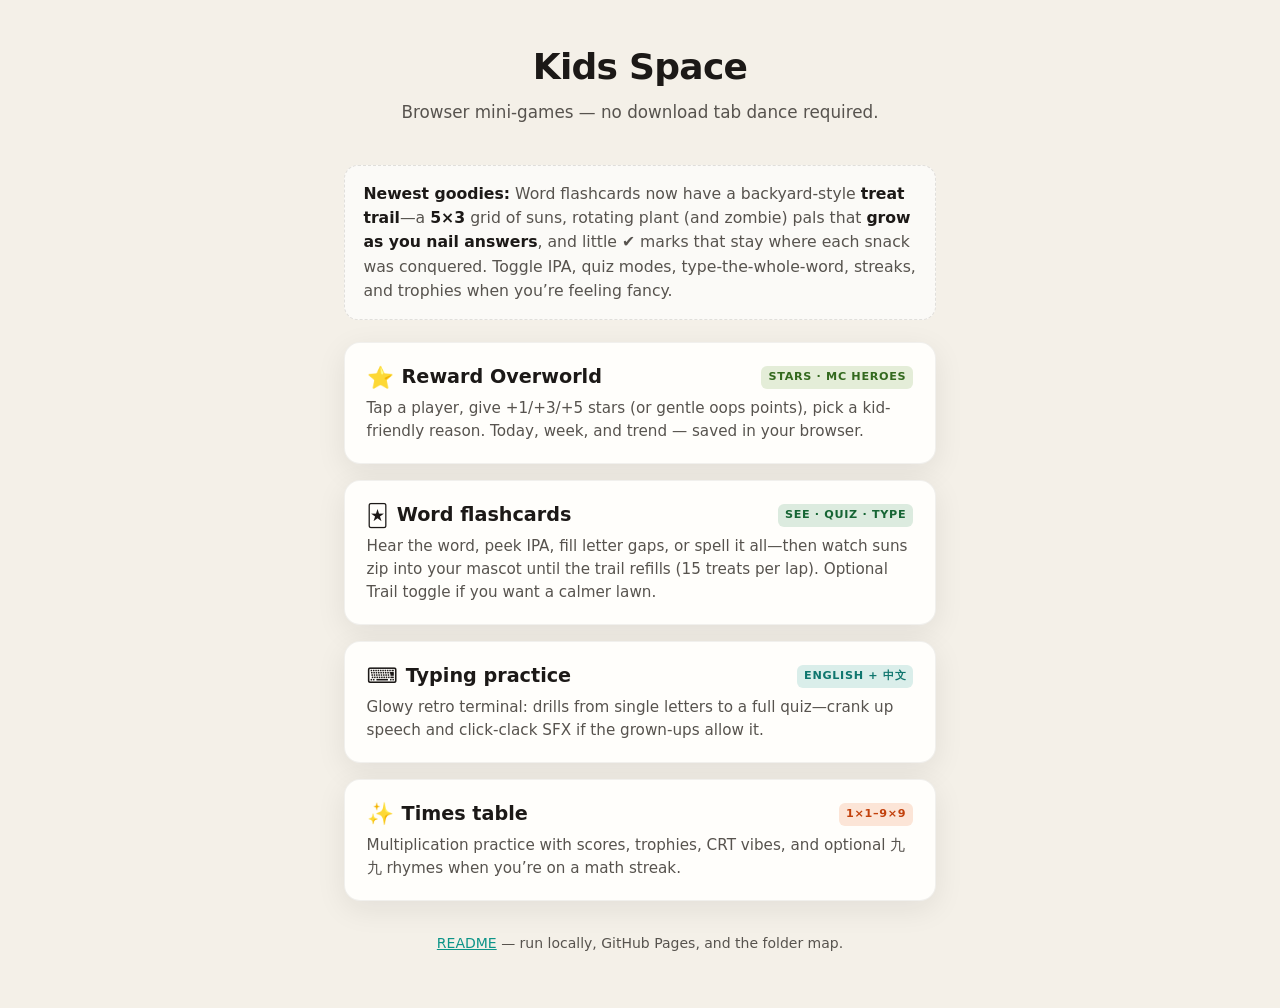
<file: index.html>
<!DOCTYPE html>
<html lang="en">
<head>
  <meta charset="UTF-8" />
  <meta name="viewport" content="width=device-width, initial-scale=1" />
  <meta
    name="description"
    content="Kids Space — word flashcards with a 5×3 treat trail and rotating mascots, retro typing practice, and times tables. Runs in the browser, no install."
  />
  <title>Kids Space — pick your adventure</title>
  <style>
    :root {
      --bg: #f4f0e8;
      --ink: #1c1917;
      --muted: #57534e;
      --card: #fffefb;
      --accent-typing: #0d9488;
      --accent-math: #ea580c;
      --accent-rewards: #689f38;
      --accent-words: #15803d;
      --shadow: 0 8px 30px rgba(28, 25, 23, 0.08);
      --radius: 16px;
      font-family: system-ui, -apple-system, "Segoe UI", Roboto, Ubuntu, sans-serif;
    }
    * {
      box-sizing: border-box;
    }
    body {
      margin: 0;
      min-height: 100dvh;
      background: var(--bg);
      color: var(--ink);
      line-height: 1.5;
    }
    .wrap {
      max-width: 42rem;
      margin: 0 auto;
      padding: clamp(1.25rem, 4vw, 2.5rem);
    }
    header {
      text-align: center;
      margin-bottom: clamp(1.5rem, 5vw, 2.5rem);
    }
    h1 {
      font-size: clamp(1.75rem, 5vw, 2.25rem);
      font-weight: 700;
      letter-spacing: -0.02em;
      margin: 0 0 0.35rem;
    }
    .tagline {
      margin: 0;
      color: var(--muted);
      font-size: 1.05rem;
    }
    ul.games {
      list-style: none;
      padding: 0;
      margin: 0;
      display: flex;
      flex-direction: column;
      gap: 1rem;
    }
    .games a {
      display: block;
      text-decoration: none;
      color: inherit;
      background: var(--card);
      border-radius: var(--radius);
      padding: 1.25rem 1.35rem;
      box-shadow: var(--shadow);
      border: 1px solid rgba(28, 25, 23, 0.06);
      transition: transform 0.15s ease, box-shadow 0.15s ease;
    }
    .games a:hover {
      transform: translateY(-2px);
      box-shadow: 0 12px 36px rgba(28, 25, 23, 0.12);
    }
    .games a:focus-visible {
      outline: 3px solid var(--accent-typing);
      outline-offset: 2px;
    }
    .games a.typing:focus-visible {
      outline-color: var(--accent-typing);
    }
    .games a.math:focus-visible {
      outline-color: var(--accent-math);
    }
    .games a.rewards:focus-visible {
      outline-color: #689f38;
    }
    .badge-rewards {
      background: rgba(104, 159, 56, 0.18);
      color: #33691e;
    }
    .intro {
      margin: 0 0 1.35rem;
      padding: 1rem 1.15rem;
      background: rgba(255, 255, 255, 0.65);
      border-radius: 14px;
      border: 1px dashed rgba(28, 25, 23, 0.12);
      color: var(--muted);
      font-size: 0.98rem;
      line-height: 1.55;
    }
    .intro strong {
      color: var(--ink);
      font-weight: 650;
    }
    .badge-words {
      background: rgba(21, 128, 61, 0.15);
      color: #166534;
    }
    .game-title {
      font-size: 1.2rem;
      font-weight: 650;
      margin: 0 0 0.35rem;
      display: flex;
      align-items: center;
      gap: 0.5rem;
    }
    .game-title .emoji {
      font-size: 1.35rem;
      line-height: 1;
    }
    .game-desc {
      margin: 0;
      color: var(--muted);
      font-size: 0.95rem;
    }
    .badge {
      display: inline-block;
      font-size: 0.7rem;
      font-weight: 600;
      text-transform: uppercase;
      letter-spacing: 0.06em;
      padding: 0.2rem 0.45rem;
      border-radius: 6px;
      margin-left: auto;
    }
    .badge-typing {
      background: rgba(13, 148, 136, 0.15);
      color: #0f766e;
    }
    .badge-math {
      background: rgba(234, 88, 12, 0.15);
      color: #c2410c;
    }
    footer {
      margin-top: 2rem;
      text-align: center;
      font-size: 0.875rem;
      color: var(--muted);
    }
    footer a {
      color: var(--accent-typing);
    }
  </style>
</head>
<body>
  <div class="wrap">
    <header>
      <h1>Kids Space</h1>
      <p class="tagline">Browser mini-games — no download tab dance required.</p>
    </header>

    <p class="intro">
      <strong>Newest goodies:</strong> Word flashcards now have a backyard-style <strong>treat trail</strong>—a <strong>5×3</strong> grid of suns, rotating plant (and zombie) pals that <strong>grow as you nail answers</strong>, and little ✔️ marks that stay where each snack was conquered. Toggle IPA, quiz modes, type-the-whole-word, streaks, and trophies when you’re feeling fancy.
    </p>

    <nav aria-label="Games">
      <ul class="games">
        <li>
          <a class="rewards" href="rewards/index.html">
            <p class="game-title">
              <span class="emoji" aria-hidden="true">⭐</span>
              Reward Overworld
              <span class="badge badge-rewards">Stars · MC heroes</span>
            </p>
            <p class="game-desc">
              Tap a player, give +1/+3/+5 stars (or gentle oops points), pick a kid-friendly reason. Today, week, and trend — saved in your browser.
            </p>
          </a>
        </li>
        <li>
          <a class="words" href="flashcards/index.html">
            <p class="game-title">
              <span class="emoji" aria-hidden="true">🃏</span>
              Word flashcards
              <span class="badge badge-words">See · quiz · type</span>
            </p>
            <p class="game-desc">
              Hear the word, peek IPA, fill letter gaps, or spell it all—then watch suns zip into your mascot until the trail refills (15 treats per lap). Optional Trail toggle if you want a calmer lawn.
            </p>
          </a>
        </li>
        <li>
          <a class="typing" href="typing_practice/index.html">
            <p class="game-title">
              <span class="emoji" aria-hidden="true">⌨️</span>
              Typing practice
              <span class="badge badge-typing">English + 中文</span>
            </p>
            <p class="game-desc">
              Glowy retro terminal: drills from single letters to a full quiz—crank up speech and click-clack SFX if the grown-ups allow it.
            </p>
          </a>
        </li>
        <li>
          <a class="math" href="times_table/index.html">
            <p class="game-title">
              <span class="emoji" aria-hidden="true">✨</span>
              Times table
              <span class="badge badge-math">1×1–9×9</span>
            </p>
            <p class="game-desc">
              Multiplication practice with scores, trophies, CRT vibes, and optional 九九 rhymes when you’re on a math streak.
            </p>
          </a>
        </li>
      </ul>
    </nav>

    <footer>
      <p>
        <a href="README.md">README</a> — run locally, GitHub Pages, and the folder map.
      </p>
    </footer>
  </div>
</body>
</html>
</file>
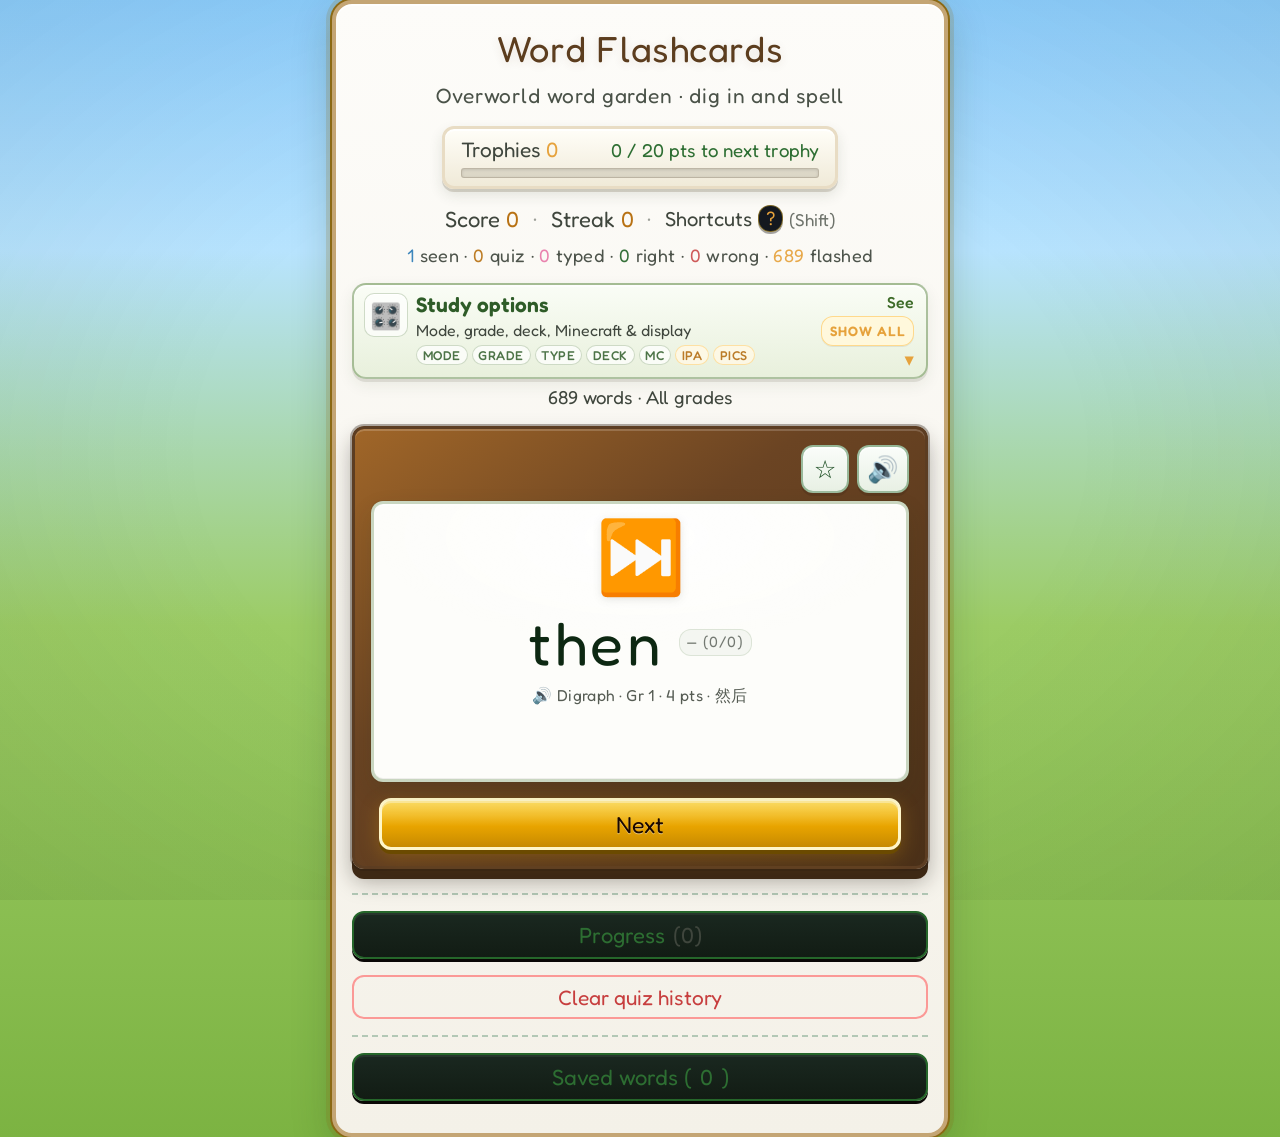
<file: flashcards/index.html>
<!DOCTYPE html>
<html lang="en">
<head>
  <meta charset="UTF-8" />
  <meta name="viewport" content="width=device-width, initial-scale=1" />
  <meta name="description" content="Word flashcards in a bright backyard theme — see or quiz. Works from file:// via words-embed.js." />
  <title>Word Flashcards</title>
  <link rel="icon" href="favicon.png" type="image/png" sizes="32x32" />
  <link rel="preconnect" href="https://fonts.googleapis.com" />
  <link rel="preconnect" href="https://fonts.gstatic.com" crossorigin />
  <link
    href="https://fonts.googleapis.com/css2?family=Fredoka:wght@400;500;600&family=Fredoka+One&display=swap"
    rel="stylesheet"
  />
  <link rel="stylesheet" href="styles.css" />
</head>
<body>
  <div class="app">
    <header class="site-header">
      <h1 class="site-header__title">Word Flashcards</h1>
      <p class="site-header__subtitle">Overworld word garden · dig in and spell</p>
      <div class="site-header__trophy" id="trophy-panel">
        <div class="site-header__trophy-row">
          <span class="site-header__trophy-label">Trophies <strong id="trophy-val">0</strong></span>
          <span class="site-header__trophy-pts" id="trophy-to-next" aria-live="polite">0 / 20 pts to next trophy</span>
        </div>
        <div
          class="trophy-bar"
          id="trophy-bar"
          role="progressbar"
          aria-valuemin="0"
          aria-valuemax="20"
          aria-valuenow="0"
          aria-label="Points toward next trophy"
        >
          <div class="trophy-bar__fill" id="trophy-bar-fill"></div>
        </div>
      </div>
      <p class="site-header__stats" id="score-strip" aria-live="polite">
        <span class="site-header__stat">Score <strong id="points-val">0</strong></span>
        <span class="site-header__sep">·</span>
        <span class="site-header__stat">Streak <strong id="streak-val">0</strong></span>
        <span class="site-header__sep">·</span>
        <span
          class="site-header__stat site-header__kbd-hint"
          title="Show keyboard shortcuts (Shift+?)"
          >Shortcuts <kbd class="kbd-chip kbd-chip--tiny">?</kbd>
          <span class="site-header__kbd-hint-sub">(Shift)</span></span>
      </p>
      <p
        class="site-header__coverage"
        id="coverage-stats"
        aria-live="polite"
        aria-atomic="true"
      ></p>
    </header>

    <section class="control-panel" id="control-panel" aria-label="Study options">
      <button
        type="button"
        class="control-panel__toggle"
        id="btn-control-panel-toggle"
        aria-expanded="false"
        aria-controls="control-panel-body"
        aria-label="Study options — show mode, grade, deck, and display settings"
      >
        <span class="control-panel__lead">
          <span class="control-panel__icon" aria-hidden="true">🎛️</span>
          <span class="control-panel__copy">
            <span class="control-panel__toggle-label">Study options</span>
            <span class="control-panel__desc">Mode, grade, deck, Minecraft &amp; display</span>
            <span class="control-panel__preview" aria-hidden="true">
              <span class="control-panel__preview-tag">Mode</span>
              <span class="control-panel__preview-tag">Grade</span>
              <span class="control-panel__preview-tag">Type</span>
              <span class="control-panel__preview-tag">Deck</span>
              <span class="control-panel__preview-tag">MC</span>
              <span class="control-panel__preview-tag control-panel__preview-tag--extras">IPA</span>
              <span class="control-panel__preview-tag control-panel__preview-tag--extras">Pics</span>
            </span>
          </span>
        </span>
        <span class="control-panel__meta">
          <span class="control-panel__summary" id="control-panel-summary" aria-hidden="true"></span>
          <span class="control-panel__action" aria-hidden="true"></span>
          <span class="control-panel__chevron" aria-hidden="true"></span>
        </span>
      </button>
      <div class="control-panel__body" id="control-panel-body" hidden>
        <div class="control-bar" role="group" aria-label="Filters and display">
          <p class="control-bar__group-label" id="control-bar-filters-label">Deck filters</p>
          <div class="control-bar__filters" aria-labelledby="control-bar-filters-label">
        <div class="control-bar__field">
          <label class="control-bar__label" for="study-mode">Mode</label>
          <select id="study-mode" class="control-bar__select" autocomplete="off" title="Study mode">
            <option value="see">See</option>
            <option value="quiz">Quiz</option>
            <option value="typeall">Type word</option>
          </select>
        </div>
        <div class="control-bar__field">
          <label class="control-bar__label" for="grade-filter">Grade</label>
          <select
            id="grade-filter"
            class="control-bar__select"
            autocomplete="off"
            title="Up to this reading grade"
          ></select>
        </div>
        <div class="control-bar__field">
          <label class="control-bar__label" for="word-type-filter">Type</label>
          <select
            id="word-type-filter"
            class="control-bar__select"
            autocomplete="off"
            title="Filter by phonics or topic"
          ></select>
        </div>
        <div class="control-bar__field">
          <label class="control-bar__label" for="deck-scope">Deck</label>
          <select id="deck-scope" class="control-bar__select" autocomplete="off" title="Which cards">
            <option value="all">All words</option>
            <option value="favorites">Saved</option>
          </select>
        </div>
        <div class="control-bar__field">
          <label class="control-bar__label" for="minecraft-filter">MC</label>
          <select
            id="minecraft-filter"
            class="control-bar__select"
            autocomplete="off"
            title="Add Minecraft words (any grade) or study MC only"
          >
            <option value="off">Off</option>
            <option value="include">⛏️ + MC</option>
            <option value="only">⛏️ MC only</option>
          </select>
        </div>
          </div>
          <p class="control-bar__group-label" id="control-bar-display-label">Display &amp; extras</p>
          <div class="control-bar__extras" aria-labelledby="control-bar-display-label">
        <div class="control-bar__chip" id="see-slideshow-field" hidden>
          <label class="cycle-maze-toggle control-bar__chip-toggle">
            <input
              type="checkbox"
              id="see-slideshow-toggle"
              class="cycle-maze-toggle__input sr-only"
              role="switch"
              autocomplete="off"
              aria-checked="false"
              aria-labelledby="see-slideshow-label"
              aria-describedby="see-slideshow-hint"
            />
            <span class="cycle-maze-toggle__track" aria-hidden="true"></span>
            <span class="cycle-maze-toggle__text" id="see-slideshow-label">Slideshow</span>
          </label>
          <span id="see-slideshow-hint" class="sr-only">
            When on, See mode reads each word aloud, waits 5 seconds, then advances.
          </span>
        </div>
        <div class="control-bar__chip" id="mc-kids-blurb-field" hidden>
          <label class="cycle-maze-toggle control-bar__chip-toggle">
            <input
              type="checkbox"
              id="mc-kids-blurb-toggle"
              class="cycle-maze-toggle__input sr-only"
              role="switch"
              checked
              autocomplete="off"
              aria-checked="true"
              aria-labelledby="mc-kids-blurb-label"
              aria-describedby="mc-kids-blurb-hint"
            />
            <span class="cycle-maze-toggle__track" aria-hidden="true"></span>
            <span class="cycle-maze-toggle__text" id="mc-kids-blurb-label">Simple tips</span>
          </label>
          <span id="mc-kids-blurb-hint" class="sr-only">
            When on, Minecraft word tips use short, easy sentences for ages 4 to 10. When off, show the longer description.
          </span>
        </div>
        <div class="control-bar__chip control-bar__chip--btn" id="mc-art-gallery-field" hidden>
          <button
            type="button"
            id="btn-mc-art-gallery"
            class="btn btn--mc-art btn--chip"
            title="Open a random Minecraft drawing"
          >
            🖼️ Art
          </button>
        </div>
        <div class="control-bar__chip">
          <label class="cycle-maze-toggle control-bar__chip-toggle">
            <input
              type="checkbox"
              id="phonetic-marks-toggle"
              class="cycle-maze-toggle__input sr-only"
              role="switch"
              autocomplete="off"
              aria-checked="false"
              aria-labelledby="phonetic-marks-label"
              aria-describedby="phonetic-marks-hint"
            />
            <span class="cycle-maze-toggle__track" aria-hidden="true"></span>
            <span class="cycle-maze-toggle__text" id="phonetic-marks-label">IPA sounds</span>
          </label>
          <span id="phonetic-marks-hint" class="sr-only">
            When on, show IPA and “Say” spelling on each card and in word peek.
          </span>
        </div>
        <div class="control-bar__chip">
          <label class="cycle-maze-toggle control-bar__chip-toggle">
            <input
              type="checkbox"
              id="word-emoji-toggle"
              class="cycle-maze-toggle__input sr-only"
              role="switch"
              checked
              autocomplete="off"
              aria-checked="true"
              aria-labelledby="word-emoji-label"
              aria-describedby="word-emoji-hint"
            />
            <span class="cycle-maze-toggle__track" aria-hidden="true"></span>
            <span class="cycle-maze-toggle__text" id="word-emoji-label">Pictures</span>
          </label>
          <span id="word-emoji-hint" class="sr-only">
            When on, show a picture above each word. In Minecraft mode, MC words use official wiki sprites instead of emoji.
          </span>
        </div>
      </div>
      <div
        class="control-bar__field control-bar__field--quiz-gap-choose"
        id="quiz-gap-choice-field"
        hidden
      >
        <span class="control-bar__label">Quiz · small hands</span>
        <label class="pick-letter-toggle">
          <input
            type="checkbox"
            id="quiz-gap-choice-mode"
            class="pick-letter-toggle__input sr-only"
            role="switch"
            autocomplete="off"
            aria-checked="false"
            aria-label="Pick letter with big buttons and number keys"
          />
          <span class="pick-letter-toggle__surface" aria-hidden="true">
            <span class="pick-letter-toggle__track">
              <span class="pick-letter-toggle__knob"></span>
            </span>
          </span>
          <span class="pick-letter-toggle__copy">
            <span class="pick-letter-toggle__title">Pick letter</span>
            <span class="pick-letter-toggle__sub"
              >Easier · big taps · type
              <kbd class="kbd-chip kbd-chip--tiny">1</kbd> <kbd class="kbd-chip kbd-chip--tiny">2</kbd>
              <kbd class="kbd-chip kbd-chip--tiny">3</kbd></span>
          </span>
        </label>
      </div>
    </div>
      </div>
    </section>

    <p class="deck-hint" id="deck-hint" aria-live="polite"></p>

    <main class="main">
      <section id="card" class="flashcard" aria-label="Current word">
        <div class="flashcard__toolbar">
          <button
            type="button"
            id="btn-favorite"
            class="flashcard__tool flashcard__tool--fav"
            title="Save word"
            aria-label="Save word"
            aria-pressed="false"
          >
            &#9734;
          </button>
          <button type="button" id="btn-speak" class="flashcard__tool" title="Hear word" aria-label="Hear word">
            &#128266;
          </button>
        </div>

        <div class="flashcard__surface">
          <div class="flashcard__fx" aria-hidden="true">
            <div class="flashcard__waka">
              <div class="flashcard__waka-pellets">
                <i></i><i></i><i></i><i></i><i></i><i></i><i></i>
              </div>
              <div class="flashcard__waka-pac">
                <div class="flashcard__waka-pac-face"></div>
              </div>
            </div>
            <div class="flashcard__ghost-boo">
              <span class="flashcard__ghost-sprite">&#128123;</span>
            </div>
          </div>
          <span id="card-emoji" class="flashcard__emoji" aria-hidden="true"></span>
          <div id="card-word-row" class="flashcard__word-row">
            <p id="card-english" class="flashcard__word" hidden></p>
            <span id="card-meta-rate" class="word-rate-pill word-rate-pill--by-word"></span>
          </div>

          <div
            id="card-pronunciation"
            class="flashcard__pronunciation"
            hidden
            aria-hidden="true"
          >
            <span id="card-pron-ipa-seg" class="flashcard__pron-seg" hidden>
              <span class="flashcard__pron-label">IPA</span>
              <span id="card-pron-ipa" class="flashcard__pron-ipa"></span>
            </span>
            <span id="card-pron-mid" class="flashcard__pron-mid" hidden aria-hidden="true">·</span>
            <span id="card-pron-respell-seg" class="flashcard__pron-seg" hidden>
              <span class="flashcard__pron-label">Say</span>
              <span id="card-pron-respell" class="flashcard__pron-respell"></span>
            </span>
          </div>

          <div
            id="cycle-maze-outer"
            class="cycle-maze-outer"
            hidden
          >
            <div class="cycle-maze-outer__bar">
              <label class="cycle-maze-toggle">
                <input
                  type="checkbox"
                  id="cycle-maze-toggle"
                  class="cycle-maze-toggle__input sr-only"
                  role="switch"
                  checked
                  autocomplete="off"
                  aria-checked="true"
                  aria-label="Show treat trail (Minecraft heroes and mobs on a 5 by 3 grid)"
                />
                <span class="cycle-maze-toggle__track" aria-hidden="true"></span>
                <span class="cycle-maze-toggle__text">Trail</span>
              </label>
            </div>
            <div
              id="cycle-maze"
              class="cycle-maze"
              role="region"
              aria-label="Minecraft trail: hero or mob eats treats on a 5 by 3 grid. A full grid refills the trail."
              hidden
            >
              <p class="cycle-maze__stats" id="cycle-maze-stats" aria-live="polite"></p>
              <div class="cycle-maze__strip-wrap">
                <div class="cycle-maze__stage">
                  <div
                    class="cycle-maze__chomper-slot"
                    id="cycle-maze-chomper-slot"
                    aria-hidden="true"
                  ></div>
                  <div class="cycle-maze__strip" id="cycle-maze-strip" role="list"></div>
                </div>
              </div>
            </div>
          </div>

          <div id="spell-zone" class="flashcard__spell" hidden>
            <div id="quiz-word-row" class="flashcard__word-row flashcard__word-row--quiz"></div>
            <div id="spell-inline" class="spell-inline"></div>
            <input
              id="spell-input"
              class="spell-input-inline"
              type="text"
              maxlength="1"
              autocomplete="off"
              spellcheck="false"
              autocapitalize="off"
              inputmode="text"
              aria-label="Your answer"
            />
            <div id="spell-choice-wrap" class="spell-choice-wrap" hidden>
              <p id="spell-choice-hint" class="spell-choice-hint"></p>
              <div
                id="spell-choice-row"
                class="spell-choice-row"
                role="group"
                aria-label="Missing letter: choose 1, 2, or 3 on the keyboard, or tap"
              ></div>
            </div>
          </div>

          <p id="card-meta" class="flashcard__meta flashcard__meta-wrap">
            <span id="card-meta-line" class="flashcard__meta-line"></span>
          </p>
          <div id="card-mc-tip" class="flashcard__mc-tip" hidden>
            <div
              id="card-mc-stats"
              class="flashcard__mc-stats"
              aria-label="Minecraft labels"
              hidden
            ></div>
            <p id="card-mc-blurb" class="flashcard__mc-blurb"></p>
            <a
              id="card-mc-wiki"
              class="flashcard__mc-wiki"
              href="#"
              target="_blank"
              rel="noopener noreferrer"
              aria-label="Open Minecraft Wiki in a new tab"
              hidden
            >Minecraft Wiki ↗</a>
          </div>
          <p id="feedback" class="flashcard__feedback" role="status" aria-live="assertive"></p>
        </div>

        <div class="flashcard__actions">
          <button
            type="button"
            id="btn-cheat"
            class="btn btn--secondary"
            hidden
            aria-label="Peek shows the letter and spells the word"
          >
            Peek
          </button>
          <button type="button" id="btn-next" class="btn btn--primary">Next</button>
        </div>
      </section>

      <p id="load-error" class="load-error" hidden></p>

      <section class="progress-panel" id="review-panel" aria-label="Quiz progress">
        <button type="button" class="progress-panel__toggle" id="btn-review-toggle" aria-expanded="false">
          Progress <span class="progress-panel__count">(<span id="review-count">0</span>)</span>
        </button>
        <div class="progress-panel__body" id="review-body" hidden>
          <p class="progress-panel__hint" id="review-empty">
            Take a quiz to see words here. Tap a word to open it like See mode (save, hear).
          </p>
          <div class="progress-grid" aria-label="Words and scores">
            <div class="progress-grid__head">
              <span>Word</span>
              <span>Score</span>
              <span class="progress-grid__pct-h">%</span>
            </div>
            <ul class="progress-grid__list" id="review-list"></ul>
          </div>
        </div>
      </section>

      <div class="history-reset">
        <button type="button" id="btn-clear-history" class="btn btn--clear-history">
          Clear quiz history
        </button>
      </div>

      <section class="progress-panel progress-panel--favorites" id="favorites-panel" aria-label="Saved words">
        <button type="button" class="progress-panel__toggle" id="btn-favorites-toggle" aria-expanded="false">
          Saved words (<span id="favorites-count">0</span>)
        </button>
        <div class="progress-panel__body" id="favorites-body" hidden>
          <p class="progress-panel__hint" id="favorites-empty">
            Tap Save on a card, then choose Saved in Deck. Tap a saved word for details, sound, and save.
          </p>
          <ul class="saved-list" id="favorites-list"></ul>
        </div>
      </section>
    </main>
  </div>

  <aside id="chinese-aside" class="chinese-aside" hidden aria-hidden="true"></aside>

  <div class="word-peek-modal" id="word-peek-modal" hidden>
    <div class="word-peek-modal__backdrop" id="word-peek-modal-backdrop"></div>
    <div
      class="word-peek-modal__panel flashcard word-peek-modal__flashcard"
      role="dialog"
      aria-modal="true"
      aria-labelledby="word-peek-word"
    >
      <div class="flashcard__toolbar word-peek-modal__toolbar">
        <button
          type="button"
          id="word-peek-favorite"
          class="flashcard__tool flashcard__tool--fav"
          title="Save word"
          aria-label="Save word"
          aria-pressed="false"
          disabled
        >
          &#9734;
        </button>
        <button
          type="button"
          id="word-peek-speak"
          class="flashcard__tool"
          title="Hear word"
          aria-label="Hear word"
        >
          &#128266;
        </button>
      </div>
      <div class="flashcard__surface word-peek-modal__surface">
        <span id="word-peek-emoji" class="flashcard__emoji" aria-hidden="true"></span>
        <p id="word-peek-word" class="flashcard__word"></p>
        <div
          id="word-peek-pronunciation"
          class="flashcard__pronunciation word-peek-modal__pron"
          hidden
          aria-hidden="true"
        >
          <span id="word-peek-pron-ipa-seg" class="flashcard__pron-seg" hidden>
            <span class="flashcard__pron-label">IPA</span>
            <span id="word-peek-pron-ipa" class="flashcard__pron-ipa"></span>
          </span>
          <span id="word-peek-pron-mid" class="flashcard__pron-mid" hidden aria-hidden="true">·</span>
          <span id="word-peek-pron-respell-seg" class="flashcard__pron-seg" hidden>
            <span class="flashcard__pron-label">Say</span>
            <span id="word-peek-pron-respell" class="flashcard__pron-respell"></span>
          </span>
        </div>
        <div id="word-peek-meta" class="flashcard__meta word-peek-modal__meta flashcard__meta--condensed">
          <span id="word-peek-meta-line" class="flashcard__meta-line"></span>
          <span id="word-peek-meta-rate" class="word-rate-pill word-rate-pill--peek"></span>
        </div>
        <div id="word-peek-mc-tip" class="flashcard__mc-tip flashcard__mc-tip--peek" hidden>
          <div
            id="word-peek-mc-stats"
            class="flashcard__mc-stats"
            aria-label="Minecraft labels"
            hidden
          ></div>
          <p id="word-peek-mc-blurb" class="flashcard__mc-blurb"></p>
          <a
            id="word-peek-mc-wiki"
            class="flashcard__mc-wiki"
            href="#"
            target="_blank"
            rel="noopener noreferrer"
            aria-label="Open Minecraft Wiki in a new tab"
            hidden
          >Minecraft Wiki ↗</a>
        </div>
      </div>
      <button type="button" id="word-peek-close" class="btn btn--primary word-peek-modal__close">
        Close
      </button>
    </div>
  </div>

  <div class="kbd-shortcuts-modal" id="kbd-shortcuts-modal" hidden>
    <div class="kbd-shortcuts-modal__backdrop" id="kbd-shortcuts-modal-backdrop"></div>
    <div
      class="kbd-shortcuts-modal__panel"
      role="dialog"
      aria-modal="true"
      aria-labelledby="kbd-shortcuts-title"
    >
      <h2 id="kbd-shortcuts-title" class="kbd-shortcuts-modal__title">Keyboard shortcuts</h2>
      <ul class="kbd-shortcuts-modal__list" id="kbd-shortcuts-list"></ul>
      <p class="kbd-shortcuts-modal__footnote" id="kbd-shortcuts-footnote"></p>
      <button type="button" id="kbd-shortcuts-close" class="btn btn--primary">
        Close
      </button>
    </div>
  </div>

  <div class="art-gallery-modal" id="art-gallery-modal" hidden>
    <div class="art-gallery-modal__backdrop" id="art-gallery-modal-backdrop"></div>
    <div
      class="art-gallery-modal__panel"
      role="dialog"
      aria-modal="true"
      aria-labelledby="art-gallery-title"
      aria-describedby="art-gallery-caption"
    >
      <h2 id="art-gallery-title" class="art-gallery-modal__title"></h2>
      <p id="art-gallery-caption" class="art-gallery-modal__caption"></p>
      <figure class="art-gallery-modal__figure">
        <img
          id="art-gallery-img"
          class="art-gallery-modal__img"
          alt=""
          decoding="async"
        />
      </figure>
      <p id="art-gallery-meta" class="art-gallery-modal__meta" hidden></p>
      <div class="art-gallery-modal__actions">
        <button type="button" id="art-gallery-shuffle" class="btn btn--secondary">
          🎲 Another
        </button>
        <button type="button" id="art-gallery-close" class="btn btn--primary">
          Close
        </button>
      </div>
    </div>
  </div>

  <script src="words-embed.js?v=691"></script>
  <script src="app.js?v=16" defer></script>
</body>
</html>
</file>
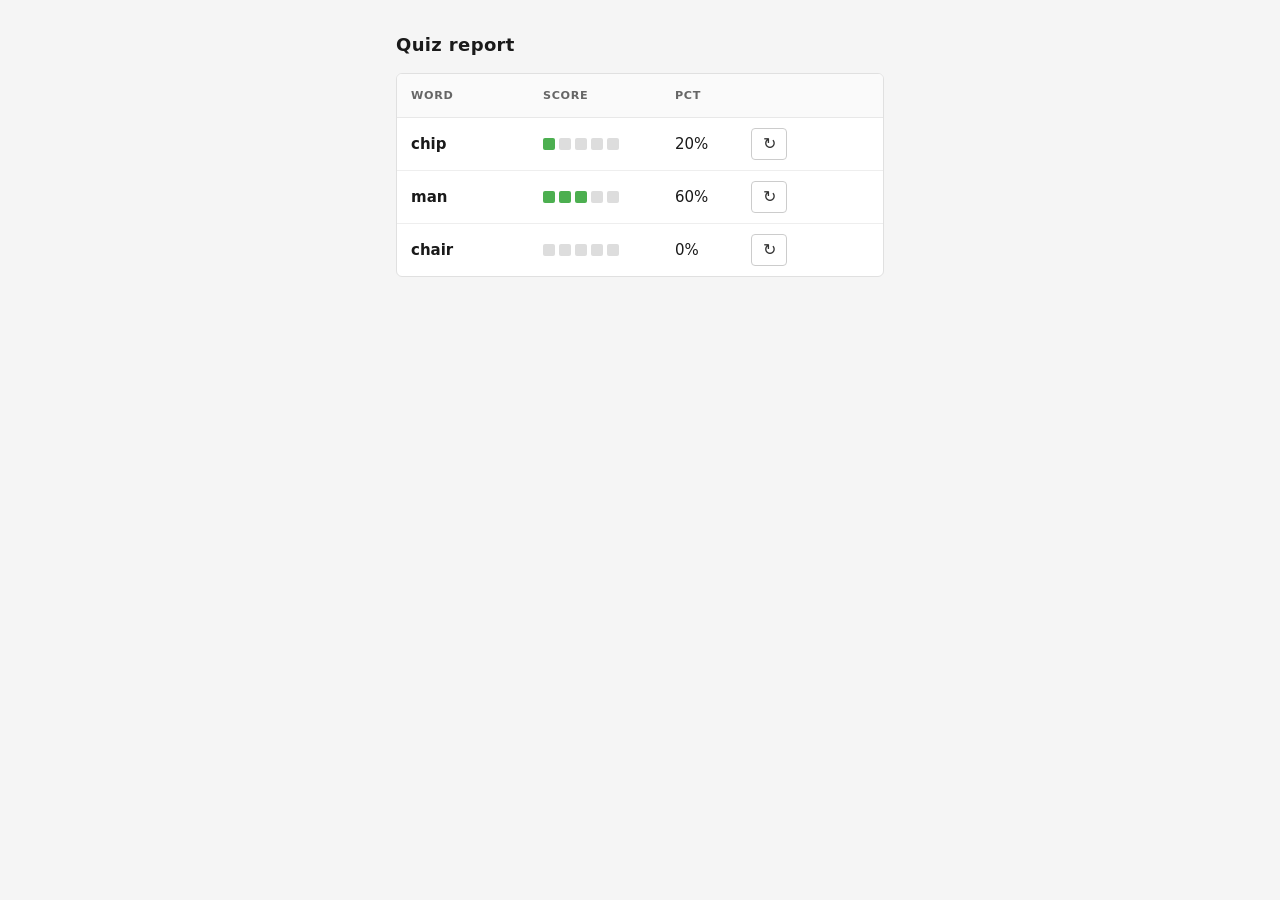
<file: quiz-report/index.html>
<!DOCTYPE html>
<html lang="en">
  <head>
    <meta charset="utf-8" />
    <meta name="viewport" content="width=device-width, initial-scale=1" />
    <title>Quiz report</title>
    <link rel="stylesheet" href="styles.css" />
  </head>
  <body>
    <main class="report-shell">
      <h1 class="report-shell__title">Quiz report</h1>
      <div id="report" class="report" aria-label="Quiz results by word"></div>
    </main>
    <script src="app.js" defer></script>
  </body>
</html>
</file>
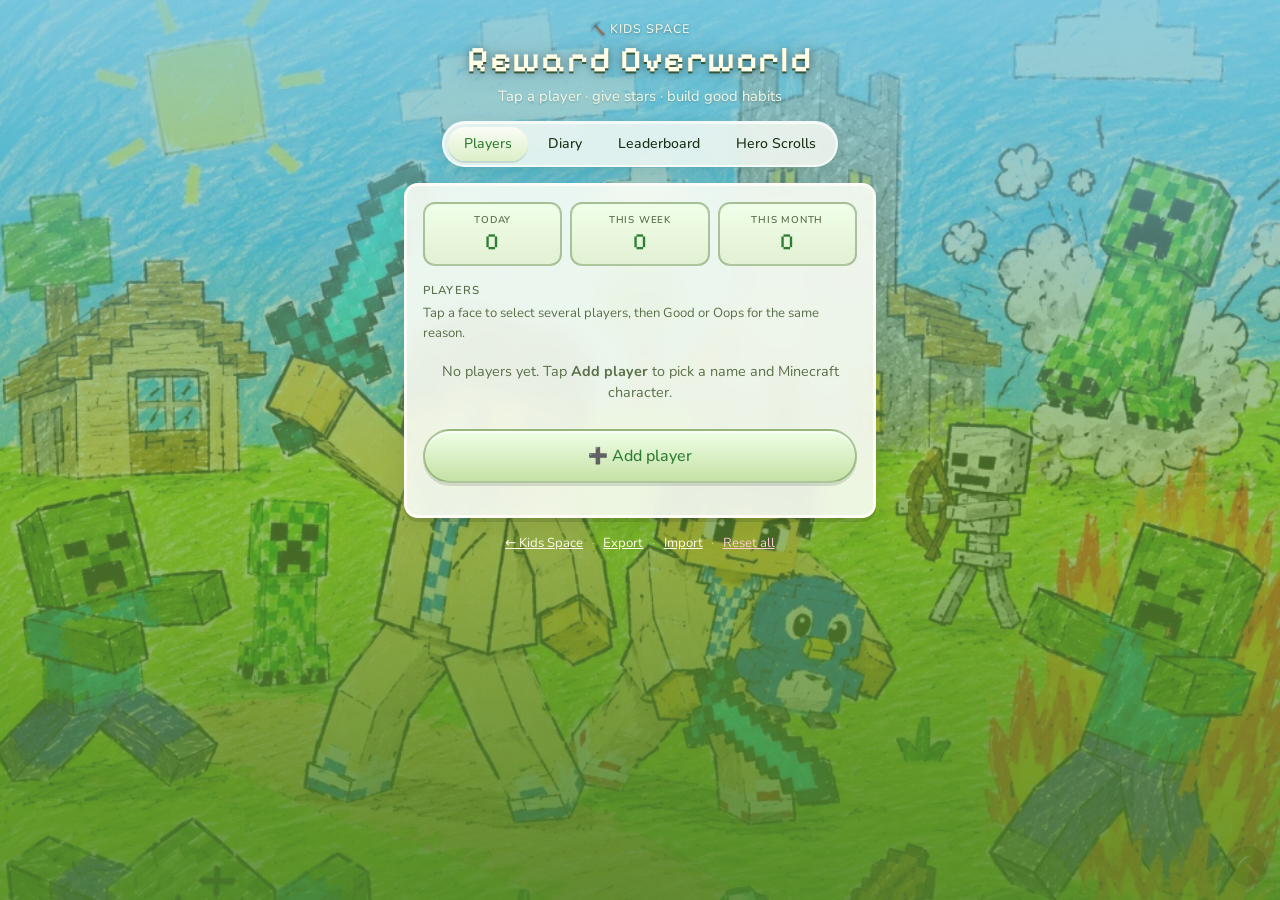
<file: rewards/index.html>
<!DOCTYPE html>
<html lang="en">
<head>
  <meta charset="UTF-8" />
  <meta name="viewport" content="width=device-width, initial-scale=1, viewport-fit=cover" />
  <meta
    name="description"
    content="Minecraft-themed reward board — tap a hero, give stars for real-life wins. Saved in your browser."
  />
  <meta name="theme-color" content="#689f38" />
  <link rel="icon" href="favicon.svg" type="image/svg+xml" />
  <link rel="icon" href="favicon.png" type="image/png" sizes="32x32" />
  <link rel="apple-touch-icon" href="apple-touch-icon.png" sizes="180x180" />
  <title>Reward Overworld — Kids Space</title>
  <link rel="preconnect" href="https://fonts.googleapis.com" />
  <link rel="preconnect" href="https://fonts.gstatic.com" crossorigin />
  <link
    href="https://fonts.googleapis.com/css2?family=Nunito:wght@400;600;700&family=Pixelify+Sans:wght@400;500;600;700&display=swap"
    rel="stylesheet"
  />
  <link rel="stylesheet" href="styles.css?v=44" />
</head>
<body>
  <div class="app">
    <header class="site-header">
      <p class="site-header__eyebrow">⛏️ Kids Space</p>
      <h1 class="site-header__title">Reward Overworld</h1>
      <p class="site-header__subtitle">Tap a player · give stars · build good habits</p>
      <nav class="view-tabs" role="tablist" aria-label="Main views">
        <button type="button" class="view-tabs__btn view-tabs__btn--active" id="tab-home" role="tab" aria-selected="true" aria-controls="panel-home">
          Players
        </button>
        <button type="button" class="view-tabs__btn" id="tab-diary" role="tab" aria-selected="false" aria-controls="panel-diary">
          Diary
        </button>
        <button type="button" class="view-tabs__btn" id="tab-leaderboard" role="tab" aria-selected="false" aria-controls="panel-leaderboard">
          Leaderboard
        </button>
        <button type="button" class="view-tabs__btn" id="tab-hero-scrolls" role="tab" aria-selected="false" aria-controls="panel-hero-scrolls">
          Hero Scrolls
        </button>
      </nav>
    </header>

    <section id="panel-home" class="panel panel--home" role="tabpanel" aria-labelledby="tab-home">
      <div class="score-strip" aria-label="Household scores">
        <div class="score-strip__item">
          <span class="score-strip__label">Today</span>
          <strong class="score-strip__val" id="score-today">0</strong>
        </div>
        <div class="score-strip__item">
          <span class="score-strip__label">This week</span>
          <strong class="score-strip__val" id="score-week">0</strong>
        </div>
        <div class="score-strip__item">
          <span class="score-strip__label">This month</span>
          <strong class="score-strip__val" id="score-month">0</strong>
        </div>
      </div>

      <section class="players-section" aria-label="Players">
        <h2 class="section-title">Players</h2>
        <p class="players-section__hint">Tap a face to select several players, then Good or Oops for the same reason.</p>
        <div class="people-grid" id="people-grid" aria-label="Player cards"></div>

        <p class="empty-hint" id="empty-people" hidden>
          No players yet. Tap <strong>Add player</strong> to pick a name and Minecraft character.
        </p>

        <button type="button" class="btn btn--add-player" id="btn-add-player">
          ➕ Add player
        </button>
      </section>
    </section>

    <section id="panel-diary" class="panel panel--diary" role="tabpanel" aria-labelledby="tab-diary" hidden>
      <section class="diary-card" aria-label="Family diary">
        <h2 class="section-title">Family diary</h2>
        <p class="diary-card__hint">Jotted notes and star reasons — kept day by day, forever in your browser.</p>
        <form class="day-note-form" id="day-note-form-diary">
          <input
            type="text"
            id="day-note-input-diary"
            class="day-note-form__input"
            maxlength="240"
            placeholder="Write something for today…"
            autocomplete="off"
          />
          <button type="submit" class="btn btn--primary btn--small">Add today</button>
        </form>
        <p class="diary-count" id="diary-count" hidden></p>
        <div class="diary-timeline" id="diary-timeline" aria-label="Diary entries by day"></div>
        <p class="diary-empty" id="diary-empty" hidden>No diary entries yet. Jot a note above or log stars with a reason.</p>
      </section>
    </section>

    <section id="panel-leaderboard" class="panel panel--stats" role="tabpanel" aria-labelledby="tab-leaderboard" hidden>
      <div class="score-strip score-strip--stats score-strip--quad" aria-label="Household scores">
        <div class="score-strip__item">
          <span class="score-strip__label">Today</span>
          <strong class="score-strip__val" id="stats-today">0</strong>
        </div>
        <div class="score-strip__item">
          <span class="score-strip__label">Week</span>
          <strong class="score-strip__val" id="stats-week">0</strong>
        </div>
        <div class="score-strip__item">
          <span class="score-strip__label">Month</span>
          <strong class="score-strip__val" id="stats-month">0</strong>
        </div>
        <div class="score-strip__item">
          <span class="score-strip__label">All time</span>
          <strong class="score-strip__val" id="stats-all">0</strong>
        </div>
      </div>

      <h2 class="section-title">Rankings</h2>
      <div class="leaderboard-tabs" role="tablist" aria-label="Leaderboard period">
        <button type="button" class="leaderboard-tabs__btn leaderboard-tabs__btn--active" id="leaderboard-today" data-range="today">Today</button>
        <button type="button" class="leaderboard-tabs__btn" id="leaderboard-week" data-range="week">Week</button>
        <button type="button" class="leaderboard-tabs__btn" id="leaderboard-month" data-range="month">Month</button>
        <button type="button" class="leaderboard-tabs__btn" id="leaderboard-all" data-range="all">All time</button>
      </div>
      <ol class="leaderboard" id="leaderboard" aria-label="Player rankings"></ol>

      <div class="period-tabs" role="tablist" aria-label="Calendar period">
        <button type="button" class="period-tabs__btn period-tabs__btn--active" id="period-week" role="tab" aria-selected="true">
          Week
        </button>
        <button type="button" class="period-tabs__btn" id="period-month" role="tab" aria-selected="false">
          Month
        </button>
      </div>

      <h2 class="section-title" id="trend-title">Daily winners · this week</h2>
      <p class="calendar-hint">Who won each day — tied winners shown with their scores. Tap a day for the full log.</p>
      <div class="trend-chart-wrap">
        <div class="trend-chart" id="trend-chart" aria-label="Daily winner calendar"></div>
      </div>

      <section class="day-detail" id="day-detail" aria-label="Selected day">
        <h2 class="section-title" id="day-detail-title">Today</h2>
        <div class="day-detail__winner" id="day-detail-winner"></div>
        <h3 class="subsection-title">Stars that day</h3>
        <ul class="day-events-list" id="day-events-list"></ul>
      </section>
    </section>

    <section id="panel-hero-scrolls" class="panel panel--stats" role="tabpanel" aria-labelledby="tab-hero-scrolls" hidden>
      <p class="person-stats-view__hint">Swipe or tap faces — each scroll is one adventurer's loot log.</p>
      <div class="person-switcher" id="person-switcher">
        <div class="person-switcher__stage" id="person-switcher-stage">
          <button type="button" class="person-switcher__nav" id="person-stats-prev" aria-label="Previous player">‹</button>
          <div class="person-switcher__focus" id="person-switcher-focus">
            <div class="person-switcher__avatar" id="person-switcher-avatar" aria-hidden="true"></div>
            <p class="person-switcher__name" id="person-switcher-name"></p>
            <p class="person-switcher__hint">Swipe or use arrows</p>
          </div>
          <button type="button" class="person-switcher__nav" id="person-stats-next" aria-label="Next player">›</button>
        </div>
        <div class="person-switcher__strip" id="person-switcher-strip" role="listbox" aria-label="Players"></div>
      </div>

      <div class="person-stats-detail" id="person-stats-detail" aria-live="polite"></div>

      <section class="winner-banner winner-banner--personal" id="winner-banner" aria-label="Weekly and monthly stats">
        <h2 class="section-title">Weekly &amp; monthly</h2>
        <div class="winner-banner__body" id="winner-banner-body"></div>
        <p class="winner-banner__range-hint">Switch period for deeds, log &amp; loot below</p>
        <div class="winner-banner__tabs" role="tablist" aria-label="Activity period">
          <button type="button" class="winner-banner__tab winner-banner__tab--active" id="winner-tab-week" data-winner-range="week">This week</button>
          <button type="button" class="winner-banner__tab" id="winner-tab-month" data-winner-range="month">This month</button>
        </div>
      </section>

      <section class="hero-deeds" id="hero-deeds" aria-label="Top good deeds and biggest oops">
        <h2 class="section-title" id="hero-deeds-today-title">Today · top 3 & bottom 3</h2>
        <div class="hero-deeds__block" id="hero-deeds-today"></div>
        <h2 class="section-title" id="hero-deeds-period-title">This week · top 5 & bottom 5</h2>
        <div class="hero-deeds__block" id="hero-deeds-period"></div>
      </section>

      <div id="hero-scrolls-log">
        <h2 class="section-title" id="activity-log-title">Activity log · this week</h2>
        <ul class="activity-log" id="activity-log" aria-live="polite"></ul>
        <p class="empty-hint" id="empty-log" hidden>No stars logged yet for this hero.</p>

        <h2 class="section-title" id="breakdown-title">Loot this week</h2>
        <ul class="breakdown-list" id="breakdown-list"></ul>
      </div>
      <p class="person-stats-empty" id="person-stats-empty" hidden>Add players on the home tab first.</p>
    </section>

    <footer class="site-footer">
      <a href="../index.html">← Kids Space</a>
      <span class="site-footer__sep">·</span>
      <button type="button" class="link-btn" id="btn-export">Export</button>
      <span class="site-footer__sep">·</span>
      <button type="button" class="link-btn" id="btn-import">Import</button>
      <span class="site-footer__sep">·</span>
      <button type="button" class="link-btn link-btn--danger" id="btn-clear-data">Reset all</button>
    </footer>
  </div>

  <!-- Reward sheet -->
  <div class="sheet" id="reward-sheet" hidden>
    <div class="sheet__backdrop" id="reward-sheet-backdrop"></div>
    <div class="sheet__panel" role="dialog" aria-modal="true" aria-labelledby="reward-sheet-title">
      <header class="sheet__head">
        <div class="sheet__person" id="reward-sheet-person"></div>
        <button type="button" class="sheet__close" id="reward-sheet-close" aria-label="Close">✕</button>
      </header>
      <h2 class="sr-only" id="reward-sheet-title">Give stars</h2>

      <div id="reward-step-category">
        <p class="point-picker-hint" id="reward-category-hint">Pick a good thing or an oops</p>
        <div class="category-groups" id="category-picker" role="group" aria-label="Behavior category"></div>
      </div>

      <div id="reward-step-points" hidden>
        <p class="reward-pending-summary" id="reward-pending-summary"></p>
        <label class="field-label reward-note-label" for="reward-note-input">Reason (optional)</label>
        <input
          type="text"
          id="reward-note-input"
          class="field-input reward-note-input"
          maxlength="120"
          placeholder="What happened?"
          autocomplete="off"
          enterkeyhint="done"
        />
        <p class="point-picker-hint" id="reward-tier-hint">How many stars?</p>
        <div class="point-picker point-picker--all" id="point-picker-all" role="group" aria-label="Points"></div>
        <div class="reward-edit-actions" id="reward-edit-actions" hidden>
          <button type="button" class="btn btn--primary btn--block" id="reward-save-entry">
            Save changes
          </button>
          <button type="button" class="link-btn link-btn--danger" id="reward-delete-entry">Delete this entry</button>
        </div>
        <button type="button" class="link-btn reward-step-back" id="reward-step-back">← Change category</button>
      </div>
    </div>
  </div>

  <!-- Add player modal -->
  <div class="modal" id="add-player-modal" hidden>
    <div class="modal__backdrop" id="add-player-backdrop"></div>
    <form class="modal__panel" id="add-player-form" role="dialog" aria-modal="true" aria-labelledby="add-player-title">
      <h2 class="modal__title" id="add-player-title">New player</h2>
      <p class="modal__hint" id="add-player-hint">Name and face first, then pick +1, +3, and +5 loot one step at a time — blocks, minerals, and fun stuff!</p>
      <div id="player-profile-section">
        <label class="field-label" for="player-name-input">Name</label>
        <input type="text" id="player-name-input" class="field-input" maxlength="24" placeholder="Sam" autocomplete="off" required />

        <p class="field-label">Pick a character</p>
        <p class="modal__hint modal__hint--tight">Swipe the big face or flick the row — made for one-thumb phone use.</p>
        <div class="char-picker" id="char-picker">
          <div class="char-tabs" role="tablist" aria-label="Character type">
            <button type="button" class="char-tabs__btn char-tabs__btn--active" id="char-tab-hero" data-kind="hero">🐾 Friends</button>
            <button type="button" class="char-tabs__btn" id="char-tab-villain" data-kind="villain">👾 Mobs</button>
          </div>
          <div class="char-picker__stage" id="char-picker-stage">
            <button type="button" class="char-picker__nav" id="char-prev" aria-label="Previous character">‹</button>
            <div class="char-picker__focus">
              <div class="char-picker__avatar" id="char-picker-avatar" aria-hidden="true"></div>
              <p class="char-picker__name" id="char-picker-name"></p>
              <p class="char-picker__hint">Swipe or use arrows</p>
            </div>
            <button type="button" class="char-picker__nav" id="char-next" aria-label="Next character">›</button>
          </div>
          <div class="char-grid" id="char-grid" role="listbox" aria-label="Characters"></div>
        </div>
        <p class="char-grid-empty" id="char-grid-empty" hidden>No characters loaded.</p>

        <button type="button" class="btn btn--primary btn--block" id="player-setup-next">Next · pick +1 reward →</button>
      </div>

      <div id="player-items-wizard" hidden>
        <div class="item-setup-progress" id="item-setup-progress" aria-hidden="true">
          <span class="item-setup-progress__dot" data-step="like1">+1</span>
          <span class="item-setup-progress__line"></span>
          <span class="item-setup-progress__dot" data-step="like3">+3</span>
          <span class="item-setup-progress__line"></span>
          <span class="item-setup-progress__dot" data-step="like5">+5</span>
          <span class="item-setup-progress__line"></span>
          <span class="item-setup-progress__dot" data-step="dislike1">−1</span>
          <span class="item-setup-progress__line"></span>
          <span class="item-setup-progress__dot" data-step="dislike3">−3</span>
        </div>
        <p class="field-label" id="item-pick-step-label">+1 reward · Common</p>
        <p class="modal__hint modal__hint--tight" id="item-pick-step-hint"></p>
        <div class="item-hint-examples" id="item-pick-hint-examples" aria-hidden="true"></div>
        <div class="item-pick-grid" id="item-pick-grid"></div>
        <button type="button" class="link-btn item-setup-back" id="item-setup-back">← Back</button>
      </div>

      <div class="modal__actions">
        <button type="button" class="btn btn--ghost" id="add-player-cancel">Cancel</button>
        <button type="submit" class="btn btn--primary" id="add-player-save">Save player</button>
      </div>
    </form>
  </div>

  <!-- Import backup modal -->
  <div class="modal" id="import-modal" hidden>
    <div class="modal__backdrop" id="import-modal-backdrop"></div>
    <div class="modal__panel modal__panel--wide" role="dialog" aria-modal="true" aria-labelledby="import-modal-title">
      <h2 class="modal__title" id="import-modal-title">Import backup</h2>
      <p class="modal__hint">
        Pick a backup file or paste export JSON below. Same ids merge together — if both devices edited the same entry, the newest version wins.
      </p>
      <div class="modal__actions modal__actions--import-top">
        <button type="button" class="btn btn--ghost" id="import-pick-file">Pick backup file</button>
        <input type="file" id="import-file" accept=".json,application/json,text/json" hidden />
      </div>
      <label class="sr-only" for="import-textarea">Export JSON</label>
      <textarea
        id="import-textarea"
        class="field-input import-textarea"
        rows="10"
        spellcheck="false"
        placeholder='Paste export JSON here… you can paste several exports back-to-back.'
      ></textarea>
      <p class="import-result" id="import-result" hidden role="status"></p>
      <div class="modal__actions modal__actions--import">
        <button type="button" class="btn btn--ghost" id="import-cancel">Cancel</button>
        <button type="button" class="btn btn--primary" id="import-merge">Merge import</button>
      </div>
    </div>
  </div>

  <!-- Export backup modal -->
  <div class="modal" id="export-modal" hidden>
    <div class="modal__backdrop" id="export-modal-backdrop"></div>
    <div class="modal__panel modal__panel--wide" role="dialog" aria-modal="true" aria-labelledby="export-modal-title">
      <h2 class="modal__title" id="export-modal-title">Export backup</h2>
      <p class="modal__hint" id="export-modal-hint">
        Your full backup is below. On iPhone, Share is usually easiest — or copy and paste into Import on another device.
      </p>
      <label class="sr-only" for="export-textarea">Export JSON</label>
      <textarea
        id="export-textarea"
        class="field-input import-textarea"
        rows="10"
        spellcheck="false"
        readonly
      ></textarea>
      <p class="import-result" id="export-result" hidden role="status"></p>
      <div class="modal__actions modal__actions--export">
        <button type="button" class="btn btn--primary" id="export-share">Share</button>
        <button type="button" class="btn btn--ghost" id="export-copy">Copy</button>
        <button type="button" class="btn btn--ghost" id="export-download">Save file</button>
        <button type="button" class="btn btn--ghost" id="export-done">Done</button>
      </div>
    </div>
  </div>

  <div class="toast" id="toast" role="status" aria-live="polite" hidden></div>
  <div class="cheat-fx" id="cheat-fx" hidden aria-hidden="true"></div>

  <button type="button" class="cheat-launch" id="cheat-launch" aria-label="Secret cheats" title="Secret cheats">
    ⛏️
  </button>

  <!-- Cheat codes help -->
  <div class="modal" id="cheat-help-modal" hidden>
    <div class="modal__backdrop" id="cheat-help-backdrop"></div>
    <div class="modal__panel modal__panel--cheats" role="dialog" aria-modal="true" aria-labelledby="cheat-help-title">
      <h2 class="modal__title" id="cheat-help-title">Secret cheats ⛏️</h2>
      <p class="modal__hint">Tap an effect below — or type the code on a keyboard (not while typing in a box).</p>
      <div class="cheat-actions" id="cheat-actions" aria-label="Cheat effects"></div>
      <p class="cheat-keyboard-hint">Keyboard codes</p>
      <ul class="cheat-list" id="cheat-list"></ul>
      <div class="modal__actions">
        <button type="button" class="btn btn--primary" id="cheat-help-close">Got it!</button>
      </div>
    </div>
  </div>

  <script src="wiki-images-embed.js?v=1"></script>
  <script src="wiki-gif-files-embed.js?v=1"></script>
  <script src="wiki-gif-urls-embed.js?v=1"></script>
  <script src="extra-wiki-files-embed.js?v=1"></script>
  <script src="character-fallbacks-embed.js?v=1"></script>
  <script src="characters-embed.js?v=7"></script>
  <script src="mc-items-embed.js?v=8"></script>
  <script src="behavior-categories-embed.js?v=3"></script>
  <script src="app.js?v=51" defer></script>
</body>
</html>
</file>
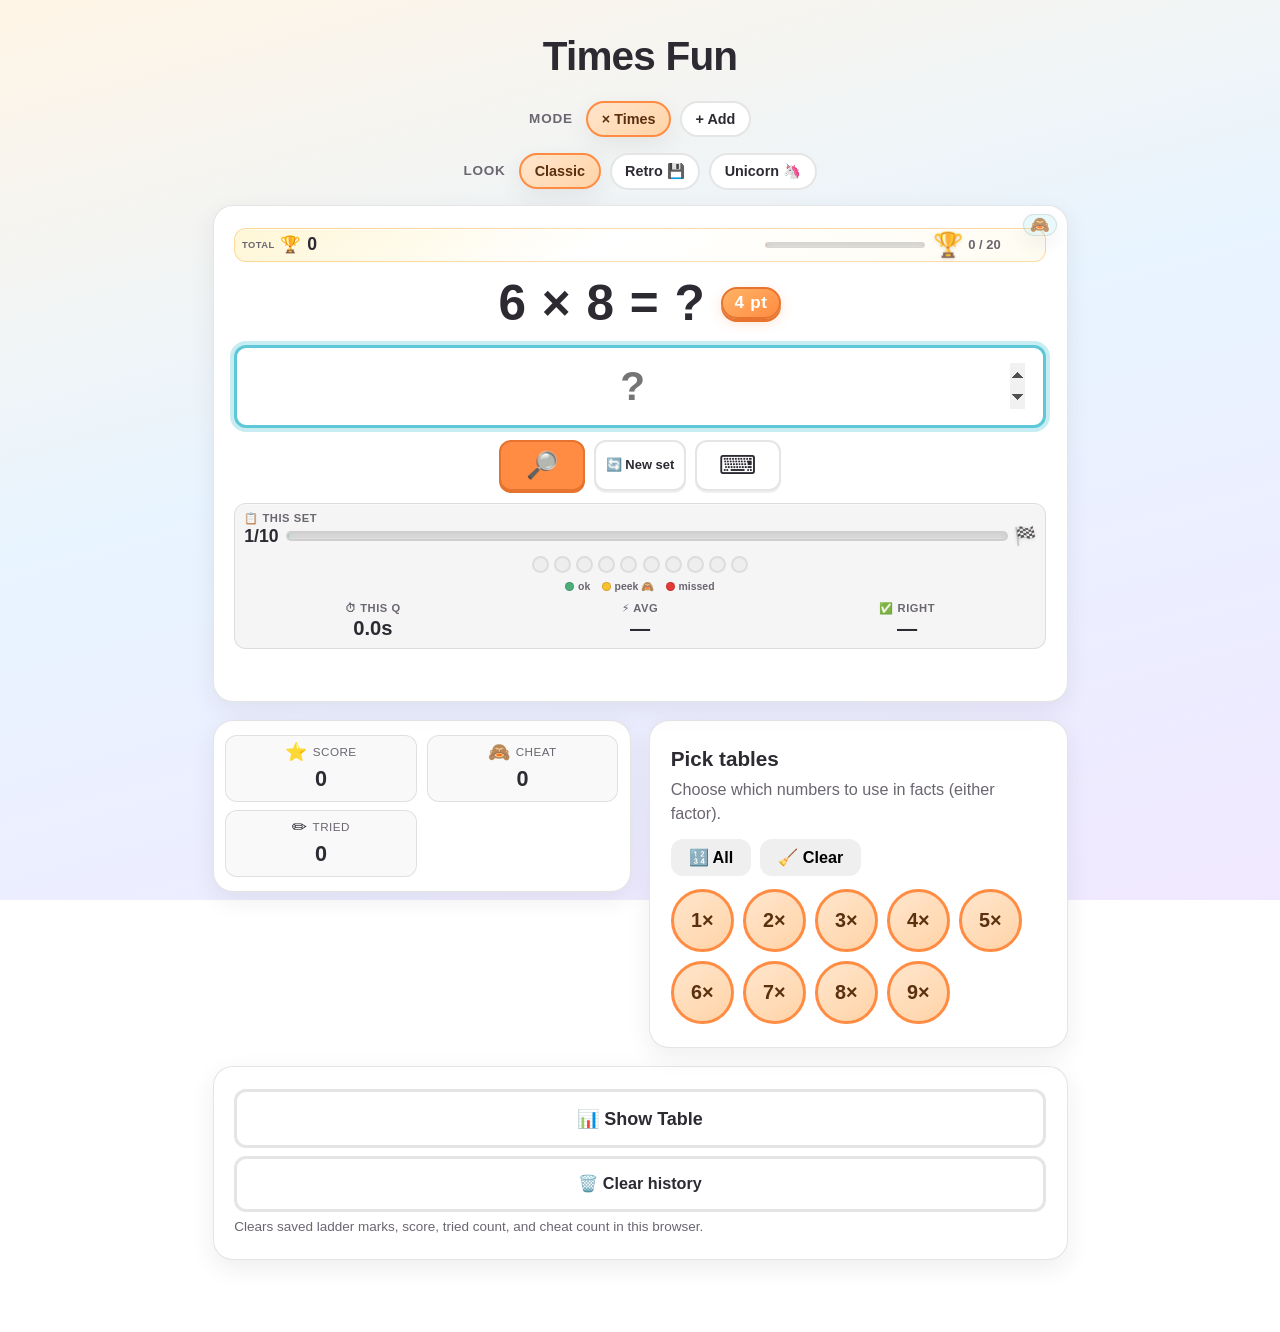
<file: times_table/index.html>
<!DOCTYPE html>
<html lang="en" data-theme="classic">
<head>
  <meta charset="UTF-8" />
  <meta name="viewport" content="width=device-width, initial-scale=1, viewport-fit=cover" />
  <meta
    name="description"
    content="Practice multiplication (1×1–9×9) with scores, trophies, Chinese 九九 rhymes, themes, and progress saved in your browser."
  />
  <meta name="theme-color" content="#ff8c42" />
  <meta property="og:type" content="website" />
  <meta property="og:title" content="Times Fun — Times Table" />
  <meta
    property="og:description"
    content="Friendly times-table practice: pick tables, earn trophies, optional Chinese rhymes, three themes — no install."
  />
  <meta name="twitter:card" content="summary" />
  <meta name="twitter:title" content="Times Fun — Times Table" />
  <meta
    name="twitter:description"
    content="Friendly times-table practice: pick tables, earn trophies, optional Chinese rhymes, three themes — no install."
  />
  <title>Times Fun — Times Table</title>
  <link rel="icon" href="favicon.svg" type="image/svg+xml" />
  <link rel="stylesheet" href="styles.css" />
</head>
<body>
  <div id="celebration-toast" class="celebration-toast" aria-live="polite" hidden></div>
  <div id="trophy-toast" class="trophy-toast" role="status" aria-live="assertive" hidden>
    <div class="trophy-toast-card">
      <span class="trophy-toast-emoji" aria-hidden="true">🏆</span>
      <p class="trophy-toast-plus" id="trophy-toast-plus">+1</p>
      <p class="trophy-toast-cheer" id="trophy-toast-cheer">Trophy!</p>
    </div>
  </div>
  <div id="set-summary" class="set-summary-overlay" hidden>
    <div class="set-summary-card" role="dialog" aria-labelledby="set-summary-title">
      <h2 id="set-summary-title">Set done! 🎉</h2>
      <p id="set-summary-text" class="set-summary-text"></p>
      <button type="button" class="btn btn-primary btn-large" id="set-summary-continue">Close</button>
    </div>
  </div>

  <div class="app">
    <header class="header">
      <h1 class="title">Times Fun</h1>
      <div class="mode-row theme-row" role="group" aria-label="Practice mode">
        <span class="theme-label">Mode</span>
        <button type="button" class="btn-theme btn-practice-mode" data-practice-mode="multiply" aria-pressed="true">
          × Times
        </button>
        <button type="button" class="btn-theme btn-practice-mode" data-practice-mode="add" aria-pressed="false">
          + Add
        </button>
      </div>
      <div class="theme-row" role="group" aria-label="Look">
        <span class="theme-label">Look</span>
        <button type="button" class="btn-theme" data-set-theme="classic" aria-pressed="true">Classic</button>
        <button type="button" class="btn-theme" data-set-theme="retro" aria-pressed="false">Retro 💾</button>
        <button type="button" class="btn-theme" data-set-theme="unicorn" aria-pressed="false">Unicorn 🦄</button>
      </div>
    </header>

    <section class="panel practice-panel" aria-label="Practice">
      <div
        class="practice-trophy-strip"
        role="region"
        aria-label="Trophies earned and progress toward the next trophy"
      >
        <div class="trophy-strip-inner">
          <div
            class="trophy-strip-total"
            title="Trophies earned — one trophy every 20 points"
          >
            <span class="trophy-strip-total-label">Total</span>
            <span class="trophy-strip-k" aria-hidden="true">🏆</span>
            <span
              id="trophy-display"
              class="trophy-strip-num trophy-value"
              aria-live="polite"
            >0</span>
          </div>
          <div class="trophy-strip-progress" title="Points in this leg toward the next trophy">
            <div class="trophy-progress-visual trophy-progress-visual--inline">
              <div
                id="trophy-progress-bar"
                class="trophy-progress-track trophy-progress-track--inline"
                role="progressbar"
                aria-valuemin="0"
                aria-valuemax="20"
                aria-valuenow="0"
                aria-valuetext="0 of 20 points to next trophy"
              >
                <div id="trophy-progress-fill" class="trophy-progress-fill"></div>
              </div>
              <span
                id="trophy-progress-goal"
                class="trophy-progress-goal trophy-progress-goal--inline"
                aria-hidden="true"
              >🏆</span>
            </div>
            <span id="trophy-progress-count" class="trophy-progress-count trophy-progress-count--inline">0 / 20</span>
          </div>
        </div>
      </div>
      <button
        type="button"
        class="btn-cheat-micro"
        id="btn-cheat"
        title="Peek at the answer (no points). Tap 🔎 when you’re ready for the next question."
        aria-label="Cheat — peek answer, no points"
      >
        🙈
      </button>

      <div class="equation-wrap">
        <div class="equation-row">
          <div id="equation" class="equation">— × — = ?</div>
          <span id="question-points" class="question-points-flair" aria-live="polite"></span>
        </div>
        <div id="success-burst" class="success-burst" aria-hidden="true">
          <span class="star">⭐</span>
          <span class="star">✨</span>
          <span class="star">⭐</span>
          <span class="star">✨</span>
          <span class="star">⭐</span>
        </div>
      </div>

      <div class="answer-row">
        <label class="sr-only" for="answer-input">Your answer</label>
        <input
          type="number"
          id="answer-input"
          class="answer-input"
          inputmode="numeric"
          autocomplete="off"
          placeholder="?"
          min="0"
          max="81"
        />
      </div>

      <div
        class="answer-check-row"
        id="answer-check-row"
        role="group"
        aria-label="Check answer, new set, and keypad"
      >
        <button type="button" class="btn-answer-check" id="btn-answer-check" aria-label="Check answer">
          🔎
        </button>
        <button
          type="button"
          class="btn-new-set btn-new-set--check-row"
          id="btn-new-set"
          title="Start a fresh 10-question round (clears this set)"
          aria-label="New set of 10 questions"
        >
          🔄 New set
        </button>
        <button
          type="button"
          class="btn-keypad-toggle"
          id="btn-toggle-keypad"
          aria-expanded="false"
          aria-controls="numpad"
          aria-label="Show number keypad"
          title="Show keypad"
        >
          ⌨️
        </button>
      </div>
      <div id="numpad" class="numpad" hidden>
        <div class="numpad-grid" role="group" aria-label="Number keypad">
          <button type="button" class="numpad-key" data-digit="7">7</button>
          <button type="button" class="numpad-key" data-digit="8">8</button>
          <button type="button" class="numpad-key" data-digit="9">9</button>
          <button type="button" class="numpad-key" data-digit="4">4</button>
          <button type="button" class="numpad-key" data-digit="5">5</button>
          <button type="button" class="numpad-key" data-digit="6">6</button>
          <button type="button" class="numpad-key" data-digit="1">1</button>
          <button type="button" class="numpad-key" data-digit="2">2</button>
          <button type="button" class="numpad-key" data-digit="3">3</button>
          <button type="button" class="numpad-key numpad-key--wide" data-digit="0">0</button>
          <button type="button" class="numpad-key" id="numpad-backspace" aria-label="Backspace">⌫</button>
        </div>
      </div>

      <div
        class="practice-set-strip"
        role="region"
        aria-label="This set: progress, time, and how many you got right"
      >
        <div class="set-strip-grid">
          <div class="set-strip-span">
            <div class="set-strip-head-row">
              <div class="set-strip-head">📋 This set</div>
              <div class="set-strip-head-actions">
                <button
                  type="button"
                  class="btn-new-set btn-set-summary"
                  id="btn-set-summary"
                  hidden
                  title="Open score card for this set"
                  aria-label="Open set summary"
                >
                  📋 Summary
                </button>
              </div>
            </div>
            <div class="set-strip-progress-row">
              <span id="set-progress" class="set-strip-fraction">1/10</span>
              <div class="set-progress-visual set-progress-visual--strip">
                <div
                  id="set-progress-bar"
                  class="set-progress-track set-progress-track--strip"
                  role="progressbar"
                  aria-valuemin="0"
                  aria-valuemax="10"
                  aria-valuenow="0"
                  aria-valuetext="0 of 10 questions done in this set"
                >
                  <div id="set-progress-fill" class="set-progress-fill"></div>
                </div>
                <span class="set-progress-goal" aria-hidden="true" title="10 questions per set">🏁</span>
              </div>
            </div>
            <div
              id="set-slot-markers"
              class="set-slot-markers"
              role="group"
              aria-label="One dot per question; after the set ends, tap a dot to see that fact again"
            ></div>
            <p class="set-slots-legend">
              <span class="set-legend-item"><span class="set-legend-dot set-legend-dot--ok"></span> ok</span>
              <span class="set-legend-item"><span class="set-legend-dot set-legend-dot--warn"></span> peek 🙈</span>
              <span class="set-legend-item"><span class="set-legend-dot set-legend-dot--bad"></span> missed</span>
            </p>
          </div>
          <div class="set-strip-cell set-strip-cell--stat">
            <div class="set-strip-head" title="Question 1: starts when you type the first digit. Questions 2–10: when shown.">
              ⏱ This Q
            </div>
            <span
              id="question-timer"
              class="set-strip-value stat-timer-value"
              title="Stops when you answer, peek, or time out. After 30s without finishing, the answer is shown and counts as missed."
            >0.0s</span>
          </div>
          <div class="set-strip-cell set-strip-cell--stat">
            <div class="set-strip-head" title="Average time to get a question right this set (cheats and misses not counted)">
              ⚡ Avg
            </div>
            <span id="set-avg-right-time" class="set-strip-value" aria-live="polite">—</span>
          </div>
          <div class="set-strip-cell set-strip-cell--stat">
            <div class="set-strip-head" title="Percent answered right this set">✅ Right</div>
            <span id="set-accuracy" class="set-strip-value" aria-live="polite">—</span>
          </div>
        </div>
      </div>

      <div id="feedback-area" class="feedback-area" aria-live="polite"></div>
    </section>

    <div class="top-panels">
      <section
        class="panel stats-panel"
        aria-label="Score and tries"
        title="Score, cheats, and tries are saved in this browser after each answer."
      >
        <div class="stat-block">
          <div class="stat-heading">
            <span class="stat-emoji" aria-hidden="true">⭐</span>
            <span class="stat-label">Score</span>
          </div>
          <span id="total-score" class="stat-value-big score-value">0</span>
        </div>
        <div class="stat-block">
          <div class="stat-heading">
            <span class="stat-emoji" aria-hidden="true">🙈</span>
            <span class="stat-label">Cheat</span>
          </div>
          <span id="cheat-count" class="stat-value-big">0</span>
        </div>
        <div class="stat-block">
          <div class="stat-heading">
            <span class="stat-emoji" aria-hidden="true">✏️</span>
            <span class="stat-label">Tried</span>
          </div>
          <span id="tried-count" class="stat-value-big" title="Every time you tap 🔎 Check" aria-live="polite">0</span>
        </div>
      </section>

      <section class="panel filter-panel" aria-labelledby="filter-heading">
        <h2 id="filter-heading" class="panel-heading">Pick tables</h2>
        <p id="filter-hint" class="panel-hint">Choose which numbers to use in facts (either factor)</p>
        <div class="filter-actions">
          <button type="button" class="btn btn-small" id="btn-all-tables" aria-label="Select all (1 through 9)">
            🔢 All
          </button>
          <button type="button" class="btn btn-small" id="btn-clear-tables" aria-label="Clear table selection">
            🧹 Clear
          </button>
        </div>
        <div id="table-chips" class="table-chips" role="group" aria-label="Numbers to include in practice"></div>
        <p id="table-filter-warn" class="table-filter-warn" role="status" aria-live="polite" hidden></p>
      </section>
    </div>

    <section class="panel table-panel">
      <button type="button" class="btn btn-outline btn-block" id="btn-toggle-table" aria-expanded="false">
        📊 Show Table
      </button>
      <button type="button" class="btn btn-small btn-outline btn-block history-clear-btn" id="btn-clear-history">
        🗑️ Clear history
      </button>
      <p class="history-clear-hint">Clears saved ladder marks, score, tried count, and cheat count in this browser.</p>
      <div id="full-table-wrap" class="full-table-wrap" hidden>
        <button type="button" class="btn btn-ghost chinese-table-toggle" id="btn-chinese-table" aria-expanded="false">
          Show Chinese
        </button>
        <div class="full-table-inner table-wrapper" id="full-table"></div>
      </div>
    </section>
  </div>

  <script src="script.js"></script>
</body>
</html>
</file>
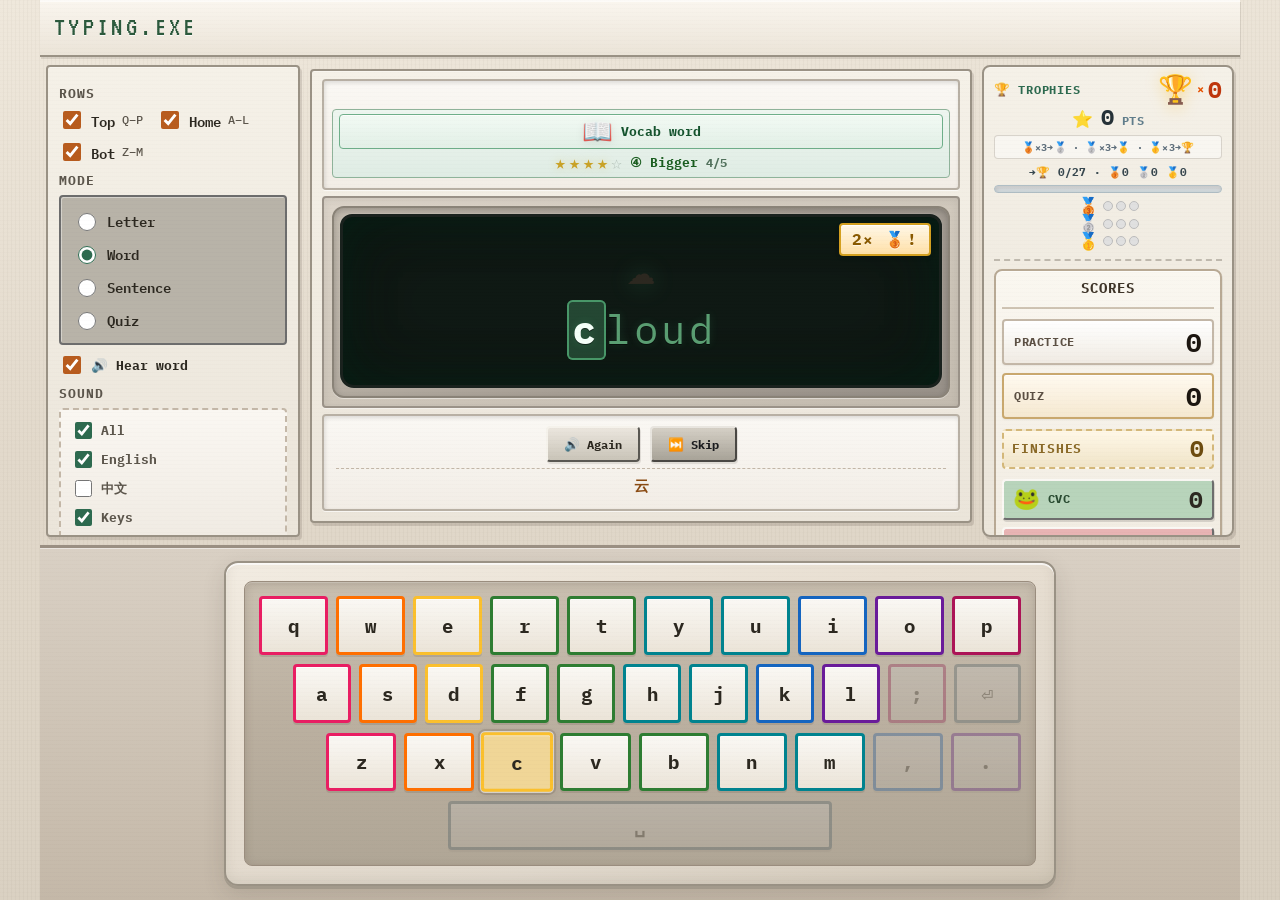
<file: typing_practice/index.html>
<!DOCTYPE html>
<html lang="en">
<head>
  <meta charset="UTF-8" />
  <meta name="viewport" content="width=device-width, initial-scale=1" />
  <link rel="icon" href="favicon.svg" type="image/svg+xml" />
  <title>TYPING.EXE — retro terminal</title>
  <!-- Fonts: optional online; IBM Plex Mono / VT323 have system fallbacks in CSS -->
  <link rel="preconnect" href="https://fonts.googleapis.com" />
  <link rel="preconnect" href="https://fonts.gstatic.com" crossorigin />
  <link href="https://fonts.googleapis.com/css2?family=IBM+Plex+Mono:wght@400;500;600;700&family=VT323&display=swap" rel="stylesheet" />
  <link rel="stylesheet" href="css/app.css" />
</head>
<body>
<!-- Pure local: js/words-data.js embeds the word list (no fetch). Edit data/words.json then: python3 tools/sync_words_to_js.py -->
  <div class="page-wrap app-shell">
  <header class="app-topbar">
    <h1 class="app-title">TYPING.EXE</h1>
  </header>

  <div class="app-work">
  <aside class="config-panel" id="configPanel" aria-label="Settings">
    <div id="controls">
      <h2 class="config-heading">Rows</h2>
      <div class="row-toggles">
        <label><input type="checkbox" id="chkTop" checked /> Top <span class="dim">Q–P</span></label>
        <label><input type="checkbox" id="chkHome" checked /> Home <span class="dim">A–L</span></label>
        <label><input type="checkbox" id="chkBot" checked /> Bot <span class="dim">Z–M</span></label>
      </div>
      <div id="rowWarn" aria-live="polite"></div>
      <h2 class="config-heading">Mode</h2>
      <div class="mode-col" role="radiogroup" aria-label="Typing mode">
        <label><input type="radio" name="mode" id="modeLetter" value="letter" /> Letter</label>
        <label><input type="radio" name="mode" id="modeWord" value="word" checked /> Word</label>
        <label><input type="radio" name="mode" id="modeSentence" value="sentence" /> Sentence</label>
        <label><input type="radio" name="mode" id="modeQuiz" value="quiz" /> Quiz</label>
      </div>
      <label class="read-toggle read-toggle-panel"><input type="checkbox" id="chkReadIntro" checked /> <span id="readIntroText">🔊 Hear first</span></label>
      <h2 class="config-heading">Sound</h2>
      <div class="sound-toggles" role="group" aria-label="Sound and speech">
        <label class="sound-line sound-line-master"><input type="checkbox" id="chkTtsMaster" checked /> All</label>
        <label class="sound-line"><input type="checkbox" id="chkTtsEn" checked /> English</label>
        <label class="sound-line"><input type="checkbox" id="chkTtsZh" /> 中文</label>
        <label class="sound-line"><input type="checkbox" id="chkKeySounds" checked /> Keys</label>
      </div>
      <div class="voice-panel">
        <div class="voice-line">
          <label for="selEnVoice">Voice · EN</label>
          <select id="selEnVoice" aria-label="English voice"></select>
        </div>
        <div class="voice-line">
          <label for="selZhVoice">Voice · 中文</label>
          <select id="selZhVoice" aria-label="Chinese voice"></select>
        </div>
      </div>
      <div class="stats-tools">
        <button type="button" id="btnClearStats" class="btn-clear-stats">Clear scores</button>
        <button type="button" id="btnDownloadPage" class="btn-download-page panel-btn">Save page</button>
      </div>
    </div>
  </aside>

  <div class="typing-stage">
  <div id="flash" tabindex="0" role="application" aria-label="Typing">
    <div class="typing-main-panel">
    <div class="typing-panel-card typing-panel-card--word-info" aria-live="polite">
      <div id="gentleNudge" class="gentle-nudge" role="status" aria-live="polite"></div>
      <div id="quizHud" class="quiz-hud" style="display: none;">
        🏃 <strong id="quizWpmLive">—</strong> wpm · words <strong id="quizWordProg">0</strong>/<strong id="quizWordTotal">0</strong>
      </div>
      <div id="quizDoneBanner" class="quiz-done-banner" role="status" aria-live="polite"></div>
      <div id="wordBadgeRow" aria-hidden="true"></div>
      <div id="wordDifficultyFun" class="difficulty-fun-wrap" role="status" aria-live="polite"></div>
      <div id="wordLevelLine" class="word-level-line" role="note" aria-live="polite"></div>
    </div>
    <div class="typing-panel-card typing-panel-card--screen">
    <div class="crt-surface-wrap">
    <div class="word-stage" id="wordStage">
      <div
        id="trophy2xBadge"
        class="trophy-2x-badge"
        hidden
        role="status"
        aria-live="polite"
      ></div>
      <span id="wordEmoji" class="word-emoji-main" aria-hidden="true">✨</span>
      <div id="wordDisplay" aria-live="polite"></div>
    </div>
    </div>
    </div>
    <div class="typing-panel-card typing-panel-card--footer">
    <div class="word-card-actions">
      <div class="card-btns">
        <button type="button" id="btnSpeak" class="btn-hear-again">🔊 Again</button>
        <button type="button" id="btnNext" class="btn-skip">⏭️ Skip</button>
      </div>
    </div>
    <div id="zhLine" lang="zh-CN"></div>
    </div>
    </div>
  </div>
  </div>

  <aside class="stats-panel" id="statsPanel" aria-label="Trophies and scores">
    <div class="panel-stats">
      <div class="trophy-panel" id="trophyPanel">
        <div class="trophy-panel-head" aria-live="polite">
          <div class="trophy-panel-title">🏆 Trophies</div>
          <div class="trophy-hero-row">
            <span class="trophy-hero" aria-hidden="true">🏆</span>
            <span class="trophy-hero-times" aria-hidden="true">×</span>
            <span class="trophy-hero-count" id="trophyMegaCountEl">0</span>
          </div>
        </div>
        <div class="trophy-points-line">
          <span class="trophy-points-ico" aria-hidden="true">⭐</span>
          <strong id="trophyPointsEl">0</strong>
          <span class="trophy-points-label">pts</span>
        </div>
        <div class="trophy-micro" title="3 of each kind merge to the next">🥉×3→🥈 · 🥈×3→🥇 · 🥇×3→🏆</div>
        <div class="trophy-next-progress" id="trophyNextProgressBlock">
          <div class="trophy-next-label" id="trophyNextLabel">—</div>
          <div
            class="trophy-next-track"
            id="trophyNextTrack"
            role="progressbar"
            aria-valuemin="0"
            aria-valuemax="100"
            aria-valuenow="0"
            aria-label="Progress toward next trophy"
          >
            <div class="trophy-next-fill" id="trophyNextFill"></div>
          </div>
        </div>
        <div class="trophy-row-visual" id="trophyRowBronze">
          <span class="trophy-row-emoji" aria-hidden="true">🥉</span>
          <div class="trophy-dots" id="trophyBronzeDots" aria-hidden="true"></div>
        </div>
        <div class="trophy-row-visual" id="trophyRowSilver">
          <span class="trophy-row-emoji" aria-hidden="true">🥈</span>
          <div class="trophy-dots" id="trophySilverDots" aria-hidden="true"></div>
        </div>
        <div class="trophy-row-visual" id="trophyRowGold">
          <span class="trophy-row-emoji" aria-hidden="true">🥇</span>
          <div class="trophy-dots" id="trophyGoldDots" aria-hidden="true"></div>
        </div>
      </div>
      <div id="kidStats" class="kid-stats kid-stats-panel" aria-live="polite">
        <div class="kid-stats-title">Scores</div>
        <div class="stats-summary-cards">
          <div
            class="stats-summary-card"
            title="Word + Sentence: each word you finish"
          >
            <span class="stats-summary-label">Practice</span>
            <span class="stats-summary-value" id="statWordsTotal">0</span>
          </div>
          <div class="stats-summary-card stats-summary-card--quiz" title="Quiz mode words typed">
            <span class="stats-summary-label">Quiz</span>
            <span class="stats-summary-value" id="statQuizWords">0</span>
          </div>
        </div>
        <div
          class="stats-finishes-row"
          title="Finishes from chips below (sentences = 1 each)"
        >
          <span class="stats-finishes-label">Finishes</span>
          <span class="stats-finishes-value" id="statFinishes">0</span>
        </div>
        <div class="kid-stats-grid kid-stats-grid--panel">
          <div
            class="stat-chip cvc"
            title="CVC words finished"
          >
            <span class="stat-emoji">🐸</span>
            <span class="stat-label">CVC</span>
            <span class="stat-num" id="statCvc">0</span>
          </div>
          <div class="stat-chip sight" title="Sight words finished">
            <span class="stat-emoji">❤️</span>
            <span class="stat-label">Sight</span>
            <span class="stat-num" id="statSight">0</span>
          </div>
          <div class="stat-chip simple" title="Vocab words finished">
            <span class="stat-emoji">🌈</span>
            <span class="stat-label">Vocab</span>
            <span class="stat-num" id="statSimple">0</span>
          </div>
          <div class="stat-chip phrase" title="Sentences finished">
            <span class="stat-emoji">📝</span>
            <span class="stat-label">Lines</span>
            <span class="stat-num" id="statPhrase">0</span>
          </div>
        </div>
        <div class="kid-stats-letters-row" title="Letter mode only">
          <span class="kid-stats-letters-label">Letters</span>
          <span class="kid-stats-letters-num" id="statLetters">0</span>
        </div>
        <div class="kid-round" id="roundInfo">—</div>
        <div id="quizStatsFooter" class="quiz-stats-footer quiz-stats-cards" style="display: none;">
          <div class="quiz-stat-line">
            <span class="quiz-stat-k">Best wpm</span>
            <span class="quiz-stat-v" id="statQuizBest">—</span>
          </div>
          <div class="quiz-stat-line">
            <span class="quiz-stat-k">Last</span>
            <span class="quiz-stat-v" id="statQuizLast">—</span>
          </div>
          <div class="quiz-stat-line">
            <span class="quiz-stat-k">Quizzes</span>
            <span class="quiz-stat-v" id="statQuizCount">0</span>
          </div>
        </div>
      </div>
    </div>
  </aside>

  </div>

  <input id="hiddenInput" type="text" autocomplete="off" autocorrect="off" autocapitalize="off" spellcheck="false" aria-hidden="true" />

  <div id="trophyToast" class="trophy-toast" hidden role="status" aria-live="polite">
    <div class="trophy-toast-card">
      <span class="trophy-toast-emoji" id="trophyToastEmoji" aria-hidden="true">🏆</span>
      <div class="trophy-toast-text" id="trophyToastText"></div>
    </div>
  </div>

  <footer class="app-kb-footer">
    <div id="kb-wrap" aria-label="Keyboard">
      <div id="keyboard"></div>
    </div>
  </footer>

  </div>

  <script src="js/config.js"></script>
  <script src="js/words-data.js"></script>
  <script src="js/app.js"></script>
</body>
</html>
</file>
<file: flashcards/styles.css>
/* Backyard palette · MC mode uses planner art as full-page background */
:root {
  --space-1: 8px;
  --space-2: 16px;
  --space-3: 24px;
  --space-4: 32px;
  /* Accents — sunflower, flower, veggie pops */
  --pac-yellow: #f2c409;
  --pac-yellow-hot: #ffe066;
  --ghost-cyan: #3d8c6e;
  --ghost-pink: #e879a9;
  --ghost-orange: #e8943a;
  --ghost-red: #d94a4a;
  --maze-navy: #2d5a1f;
  --maze-ink: #1a3312;
  --crt-bg: #5a9a3e;
  --crt-surface: #e8f4dc;
  --crt-screen: #fafcf8;
  --crt-green: #2d6e32;
  --crt-green-dim: #25662a;
  --crt-amber: #b87214;
  --crt-amber-hot: #e6a23c;
  --crt-red: #c73e3e;
  --crt-blue: #2f7eb8;
  --bezel: #6b4423;
  --bezel-lit: #8b5a2b;
  /* High-contrast reading text (cream / white panels) */
  --ink: #141c16;
  --muted: #3f463d;
  --text-soft: #4a5248;
  --card-bg: var(--crt-screen);
  --accent: var(--crt-green);
  --accent-soft: rgba(45, 110, 50, 0.14);
  --primary: var(--crt-green-dim);
  --primary-dark: #1a4220;
  /* Minecraft scene (planner art background when filter on) */
  --mc-bg-fallback: #87ceeb;
  --good: var(--crt-green);
  --bad: var(--crt-red);
  --fav-on: var(--pac-yellow-hot);
  --radius-card: 12px;
  --radius-pill: 12px;
  --shadow-card: inset 0 2px 0 rgba(255, 255, 255, 0.45), inset 0 -1px 0 rgba(0, 0, 0, 0.06),
    0 0 0 1px rgba(62, 48, 28, 0.12), 0 10px 24px rgba(30, 60, 24, 0.12);
  /* Kid-friendly: rounded, readable (IPA still uses system phonetic fonts on .flashcard__pron-ipa) */
  --font-display: "Fredoka One", "Fredoka", system-ui, sans-serif;
  --font-marquee: var(--font-display);
  font-family: "Fredoka", system-ui, "Segoe UI", sans-serif;
  font-size: 22px;
  font-weight: 400;
}

*,
*::before,
*::after {
  box-sizing: border-box;
}

body {
  margin: 0;
  min-height: 100dvh;
  color: var(--ink);
  -webkit-tap-highlight-color: transparent;
  background-color: #8ecfff;
  background-image: linear-gradient(
    180deg,
    #8ecfff 0%,
    #b8e4ff 22%,
    #9ccc65 55%,
    #7cb342 100%
  );
  position: relative;
}

body.minecraft-theme,
body.minecraft-theme--only {
  background-color: #8ecfff;
  background-image: linear-gradient(
    180deg,
    #8ecfff 0%,
    #b8e4ff 22%,
    #9ccc65 55%,
    #7cb342 100%
  );
}

/* No pixel grid / dirt overlays when MC filter is on */
body::before {
  content: none;
  display: none;
}

body::after {
  content: "";
  position: fixed;
  inset: 0;
  pointer-events: none;
  z-index: 1;
  background: radial-gradient(ellipse at center, transparent 48%, rgba(20, 36, 14, 0.07) 100%);
}

body.minecraft-theme::after {
  background: radial-gradient(
    ellipse at center,
    transparent 42%,
    rgba(0, 0, 0, 0.06) 100%
  );
}

body.minecraft-theme--only::after {
  background: radial-gradient(
    ellipse at center,
    transparent 40%,
    rgba(30, 20, 48, 0.08) 100%
  );
}

.app {
  position: relative;
  z-index: 2;
  isolation: isolate;
  max-width: 28rem;
  margin: 0 auto;
  padding: var(--space-3) var(--space-2) var(--space-4);
  /* Inventory-style panel on the grass */
  background-color: #fbf9f4;
  background-image: linear-gradient(180deg, #fdfcf9 0%, #f4f1e8 100%);
  border-radius: 20px;
  border: 4px solid #c4a574;
  box-shadow:
    0 0 0 2px #8b6914,
    0 0 0 6px rgba(139, 105, 20, 0.18),
    0 14px 40px rgba(25, 45, 18, 0.22),
    inset 0 2px 0 rgba(255, 255, 255, 0.92);
  transition: border-color 0.25s ease, box-shadow 0.25s ease;
}

body.minecraft-theme .app {
  border-color: #9a7038;
  box-shadow:
    0 0 0 2px #6b4f1a,
    0 0 0 6px rgba(94, 160, 32, 0.2),
    0 16px 44px rgba(20, 40, 14, 0.28),
    inset 0 2px 0 rgba(255, 255, 255, 0.92),
    inset 0 -3px 0 rgba(139, 105, 20, 0.12);
}

body.minecraft-theme--only .app {
  border-color: #7a5830;
  box-shadow:
    0 0 0 2px #4a3518,
    0 0 0 6px rgba(120, 60, 160, 0.14),
    0 16px 44px rgba(18, 28, 40, 0.26),
    inset 0 2px 0 rgba(255, 255, 255, 0.92);
}

.app > * {
  position: relative;
  z-index: 1;
}

/* —— Header —— */
.site-header {
  text-align: center;
  margin-bottom: var(--space-2);
}

.site-header__title {
  margin: 0 0 10px;
  font-family: var(--font-marquee);
  font-size: clamp(1.15rem, 5.5vw, 1.65rem);
  font-weight: 400;
  letter-spacing: 0.02em;
  line-height: 1.2;
  text-transform: none;
  color: #5c3d1e;
  text-shadow:
    0 1px 0 rgba(255, 255, 255, 0.55),
    0 2px 10px rgba(92, 61, 30, 0.12);
}

.site-header__subtitle {
  margin: 0 0 var(--space-2);
  font-family: inherit;
  font-size: 0.95rem;
  letter-spacing: 0.04em;
  color: var(--text-soft);
  text-shadow: none;
  line-height: 1.35;
  text-align: center;
}

.site-header__trophy {
  margin: 0 auto var(--space-2);
  max-width: 18rem;
  padding: var(--space-1) var(--space-2);
  background: linear-gradient(180deg, #fffef8 0%, #f0ead8 100%);
  border: 3px solid #e8dcc4;
  border-radius: var(--radius-pill);
  box-shadow:
    inset 0 2px 0 rgba(255, 255, 255, 0.85),
    0 3px 0 rgba(92, 74, 48, 0.2),
    0 6px 14px rgba(40, 60, 30, 0.12);
}

.site-header__trophy-row {
  display: flex;
  align-items: baseline;
  justify-content: space-between;
  gap: var(--space-1);
  margin-bottom: 6px;
}

.site-header__trophy-label {
  font-size: 0.95rem;
  color: var(--muted);
}

.site-header__trophy-label strong {
  color: var(--crt-amber-hot);
  font-weight: 400;
  text-shadow: none;
}

.site-header__trophy-pts {
  font-size: 0.85rem;
  color: var(--crt-green);
  text-align: right;
  white-space: nowrap;
  text-shadow: none;
}

.trophy-bar {
  height: 10px;
  border-radius: 3px;
  background: rgba(60, 48, 32, 0.12);
  border: 1px solid rgba(62, 48, 28, 0.2);
  overflow: hidden;
  box-shadow: inset 0 1px 3px rgba(0, 0, 0, 0.12);
}

.trophy-bar__fill {
  height: 100%;
  width: 0%;
  border-radius: 2px;
  background: linear-gradient(180deg, #f0c14b 0%, #d4a017 100%);
  box-shadow: 0 1px 4px rgba(200, 150, 30, 0.35);
  transition: width 0.35s ease-out;
}

.site-header__stats {
  margin: 0;
  font-size: 1rem;
  font-weight: 400;
  color: var(--muted);
}

.site-header__stats strong {
  color: var(--crt-amber);
  font-weight: 400;
  text-shadow: none;
}

.site-header__sep {
  margin: 0 0.35rem;
  opacity: 0.5;
  color: var(--muted);
}

.site-header__kbd-hint {
  white-space: nowrap;
  font-size: 0.92rem;
}

.site-header__kbd-hint-sub {
  font-size: 0.85em;
  opacity: 0.75;
}

.site-header__coverage {
  margin: 0.5rem 0 0;
  padding: 0 0.25rem;
  font-size: 0.82rem;
  font-weight: 400;
  line-height: 1.35;
  letter-spacing: 0.02em;
  color: var(--muted);
  opacity: 0.92;
}

.site-header__coverage .coverage-num {
  font-weight: 400;
  font-variant-numeric: tabular-nums;
}

.site-header__coverage .coverage-num--seen {
  color: var(--crt-blue);
  text-shadow: none;
}

.site-header__coverage .coverage-num--quiz {
  color: var(--crt-amber);
  text-shadow: none;
}

.site-header__coverage .coverage-num--typed {
  color: var(--ghost-pink);
  text-shadow: none;
}

.site-header__coverage .coverage-num--right {
  color: var(--crt-green-dim);
  text-shadow: none;
}

.site-header__coverage .coverage-num--wrong {
  color: var(--crt-red);
  opacity: 0.92;
  text-shadow: none;
}

.site-header__coverage .coverage-num--flashed {
  color: var(--crt-amber-hot);
  text-shadow: none;
}

/* —— Keyboard shortcuts help (Shift + ?) —— */
.kbd-shortcuts-modal {
  position: fixed;
  inset: 0;
  z-index: 10060;
  display: flex;
  align-items: center;
  justify-content: center;
  padding: var(--space-2);
}

.kbd-shortcuts-modal[hidden] {
  display: none !important;
}

.kbd-shortcuts-modal__backdrop {
  position: absolute;
  inset: 0;
  background: rgba(0, 0, 0, 0.72);
}

.kbd-shortcuts-modal__panel {
  position: relative;
  z-index: 1;
  width: 100%;
  max-width: 26rem;
  max-height: min(90vh, 36rem);
  overflow: auto;
  padding: var(--space-3);
  border-radius: var(--radius-card);
  border: 4px solid #f5f0e6;
  background: linear-gradient(180deg, #fffef8 0%, #f0ead8 100%);
  box-shadow:
    0 0 0 2px rgba(107, 68, 35, 0.2),
    0 12px 40px rgba(40, 60, 30, 0.2);
}

.kbd-shortcuts-modal__title {
  margin: 0 0 var(--space-2);
  font-family: var(--font-marquee);
  font-size: clamp(1rem, 4.2vw, 1.25rem);
  font-weight: 400;
  line-height: 1.25;
  text-align: center;
  text-transform: none;
  color: #5c3d1e;
  text-shadow: 0 1px 0 rgba(255, 255, 255, 0.5);
}

.kbd-shortcuts-modal__list {
  list-style: none;
  margin: 0 0 var(--space-2);
  padding: 0;
  display: flex;
  flex-direction: column;
  gap: 10px;
}

.kbd-shortcuts-modal__item {
  display: grid;
  grid-template-columns: minmax(0, auto) minmax(0, 1fr);
  gap: var(--space-2);
  align-items: start;
  padding: 8px var(--space-1);
  border-radius: var(--radius-pill);
  background: rgba(184, 216, 152, 0.25);
  border: 1px solid rgba(91, 130, 68, 0.28);
}

.kbd-shortcuts-modal__keys {
  display: flex;
  flex-wrap: wrap;
  align-items: center;
  gap: 4px;
  min-width: 6.5rem;
}

.kbd-shortcuts-modal__plus {
  font-size: 0.85rem;
  color: var(--muted);
  user-select: none;
}

.kbd-shortcuts-modal__desc {
  margin: 0;
  font-size: 1rem;
  line-height: 1.38;
  color: var(--ink);
}

.kbd-shortcuts-modal__footnote {
  margin: 0 0 var(--space-2);
  font-size: 0.88rem;
  line-height: 1.35;
  color: var(--muted);
}

/* Word detail popup (progress / saved lists) — see-mode style */
.word-peek-modal {
  position: fixed;
  inset: 0;
  z-index: 10058;
  display: flex;
  align-items: center;
  justify-content: center;
  padding: var(--space-2);
}

.word-peek-modal[hidden] {
  display: none !important;
}

.word-peek-modal__backdrop {
  position: absolute;
  inset: 0;
  background: rgba(0, 0, 0, 0.72);
}

.word-peek-modal__flashcard {
  position: relative;
  z-index: 1;
  width: 100%;
  max-width: 24rem;
  margin: 0;
}

.word-peek-modal__surface {
  min-height: 7.5rem;
}

.word-peek-modal__surface .flashcard__word {
  margin-bottom: var(--space-1);
}

.word-peek-modal__close {
  width: 100%;
  margin-top: var(--space-2);
}

/* MC fan-art gallery popup */
.art-gallery-modal {
  position: fixed;
  inset: 0;
  z-index: 10060;
  display: flex;
  align-items: center;
  justify-content: center;
  padding: var(--space-2);
}

.art-gallery-modal[hidden] {
  display: none !important;
}

.art-gallery-modal__backdrop {
  position: absolute;
  inset: 0;
  background: rgba(0, 0, 0, 0.78);
}

.art-gallery-modal__panel {
  position: relative;
  z-index: 1;
  width: min(560px, 100%);
  max-height: min(92vh, 900px);
  overflow: auto;
  padding: var(--space-2);
  border-radius: 16px;
  background: linear-gradient(180deg, #f5fff0 0%, #eef8e6 100%);
  border: 2px solid rgba(76, 140, 68, 0.35);
  box-shadow: 0 12px 40px rgba(0, 0, 0, 0.35);
  box-sizing: border-box;
}

.art-gallery-modal__title {
  margin: 0 0 0.35rem;
  font-family: var(--font-display, "Fredoka One", sans-serif);
  font-size: 1.15rem;
  color: #2e5c28;
  line-height: 1.25;
}

.art-gallery-modal__caption {
  margin: 0 0 0.65rem;
  font-size: 0.82rem;
  line-height: 1.45;
  color: var(--muted);
}

.art-gallery-modal__caption[hidden] {
  display: none !important;
}

.art-gallery-modal__figure {
  margin: 0;
  border-radius: 12px;
  overflow: hidden;
  background: #fff;
  border: 1px solid rgba(91, 130, 68, 0.25);
}

.art-gallery-modal__img {
  display: block;
  width: 100%;
  height: auto;
  max-height: min(58vh, 520px);
  object-fit: contain;
}

.art-gallery-modal__meta {
  margin: 0.45rem 0 0;
  font-size: 0.72rem;
  font-weight: 600;
  color: #2e7d32;
}

.art-gallery-modal__meta[hidden] {
  display: none !important;
}

.art-gallery-modal__actions {
  display: flex;
  gap: 0.5rem;
  margin-top: var(--space-2);
}

.art-gallery-modal__actions .btn {
  flex: 1 1 0;
  min-height: 44px;
  font-size: 0.95rem;
}

.saved-list__item--action {
  cursor: pointer;
  transition: border-color 0.15s ease, background 0.15s ease, transform 0.08s ease;
}

.saved-list__item--action:hover {
  border-color: rgba(200, 170, 80, 0.55);
  background: rgba(232, 244, 216, 0.95);
}

.saved-list__item--action:focus {
  outline: none;
}

.saved-list__item--action:focus-visible {
  border-color: var(--crt-amber);
  box-shadow: 0 0 0 2px rgba(255, 204, 51, 0.35);
}

.progress-grid__row--action {
  cursor: pointer;
}

.progress-grid__row--action:focus {
  outline: none;
}

.progress-grid__row--action:focus-visible {
  border-color: rgba(100, 180, 95, 0.55);
  box-shadow: 0 0 0 2px rgba(100, 180, 95, 0.25);
}

/* —— Collapsible control panel —— */
.control-panel {
  margin-bottom: 6px;
  border: 2px solid rgba(91, 130, 68, 0.48);
  border-radius: 14px;
  background: linear-gradient(180deg, #fafdf6 0%, #e8f0dc 100%);
  box-shadow:
    inset 0 2px 0 rgba(255, 255, 255, 0.75),
    0 3px 0 rgba(45, 30, 18, 0.1),
    0 6px 16px rgba(40, 70, 30, 0.08);
  overflow: hidden;
}

.control-panel--open {
  border-color: rgba(255, 180, 40, 0.55);
  box-shadow:
    inset 0 2px 0 rgba(255, 255, 255, 0.75),
    0 3px 0 rgba(45, 30, 18, 0.1),
    0 0 0 1px rgba(255, 204, 51, 0.15),
    0 8px 20px rgba(40, 70, 30, 0.1);
}

.control-panel__toggle {
  width: 100%;
  display: flex;
  align-items: stretch;
  justify-content: space-between;
  gap: 10px;
  min-height: 52px;
  padding: 8px 12px 8px 10px;
  font: inherit;
  text-align: left;
  border: none;
  border-radius: 0;
  background: transparent;
  color: var(--crt-green);
  cursor: pointer;
  touch-action: manipulation;
}

.control-panel__toggle:hover {
  background: rgba(255, 255, 255, 0.35);
}

.control-panel__toggle:focus-visible {
  outline: none;
  box-shadow: inset 0 0 0 2px rgba(255, 204, 51, 0.45);
}

.control-panel--open .control-panel__toggle {
  border-bottom: 2px solid rgba(91, 130, 68, 0.22);
  background: linear-gradient(180deg, rgba(255, 255, 255, 0.55) 0%, rgba(238, 244, 228, 0.35) 100%);
}

.control-panel__lead {
  display: flex;
  align-items: flex-start;
  gap: 8px;
  min-width: 0;
  flex: 1;
}

.control-panel__icon {
  flex-shrink: 0;
  width: 2rem;
  height: 2rem;
  display: flex;
  align-items: center;
  justify-content: center;
  font-size: 1.15rem;
  line-height: 1;
  border-radius: 10px;
  background: rgba(255, 255, 255, 0.65);
  border: 1px solid rgba(91, 130, 68, 0.28);
  box-shadow: inset 0 1px 0 rgba(255, 255, 255, 0.85);
}

.control-panel__copy {
  display: flex;
  flex-direction: column;
  gap: 3px;
  min-width: 0;
  flex: 1;
}

.control-panel__toggle-label {
  font-size: 0.95rem;
  font-weight: 600;
  line-height: 1.15;
  color: #2e5c28;
}

.control-panel__desc {
  font-size: 0.72rem;
  font-weight: 400;
  line-height: 1.25;
  color: var(--muted);
}

.control-panel__preview {
  display: flex;
  flex-wrap: wrap;
  gap: 4px;
  margin-top: 2px;
}

.control-panel__preview-tag {
  display: inline-block;
  padding: 0.12em 0.45em;
  font-size: 0.58rem;
  font-weight: 500;
  letter-spacing: 0.04em;
  text-transform: uppercase;
  color: rgba(46, 92, 40, 0.85);
  background: rgba(255, 255, 255, 0.72);
  border: 1px solid rgba(91, 130, 68, 0.28);
  border-radius: var(--radius-pill);
}

.control-panel__preview-tag--extras {
  color: rgba(180, 110, 20, 0.9);
  border-color: rgba(255, 180, 40, 0.35);
  background: rgba(255, 248, 230, 0.85);
}

.control-panel__meta {
  display: flex;
  flex-direction: column;
  align-items: flex-end;
  justify-content: center;
  gap: 4px;
  flex-shrink: 0;
  max-width: 42%;
}

.control-panel__summary {
  font-size: 0.72rem;
  font-weight: 500;
  color: #3d6b28;
  text-align: right;
  white-space: nowrap;
  overflow: hidden;
  text-overflow: ellipsis;
  max-width: 100%;
}

.control-panel__action {
  display: inline-flex;
  align-items: center;
  min-height: 1.35rem;
  padding: 0 0.55em;
  font-size: 0.62rem;
  font-weight: 600;
  letter-spacing: 0.07em;
  text-transform: uppercase;
  color: var(--crt-amber-hot);
  background: rgba(255, 248, 220, 0.95);
  border: 1px solid rgba(255, 180, 40, 0.45);
  border-radius: var(--radius-pill);
  box-shadow: 0 1px 0 rgba(45, 30, 18, 0.08);
}

.control-panel__action::before {
  content: "Show all";
}

.control-panel__toggle[aria-expanded="true"] .control-panel__action::before {
  content: "Hide";
}

.control-panel__chevron {
  font-size: 0.85rem;
  line-height: 1;
  color: var(--crt-amber-hot);
}

.control-panel__chevron::after {
  content: "▾";
}

.control-panel__toggle[aria-expanded="true"] .control-panel__chevron::after {
  content: "▴";
}

.control-panel__toggle[aria-expanded="true"] .control-panel__desc,
.control-panel__toggle[aria-expanded="true"] .control-panel__preview,
.control-panel__toggle[aria-expanded="true"] .control-panel__summary {
  display: none;
}

.control-panel__body {
  padding: 10px 12px 12px;
  margin-top: 0;
  background: rgba(255, 255, 255, 0.28);
}

.control-bar__group-label {
  margin: 0 0 5px;
  font-size: 0.58rem;
  font-weight: 600;
  letter-spacing: 0.12em;
  text-transform: uppercase;
  color: var(--muted);
}

.control-bar__group-label:not(:first-child) {
  margin-top: 4px;
  padding-top: 8px;
  border-top: 1px dashed rgba(91, 130, 68, 0.22);
}

/* —— Control bar: filter row + compact toggle chips —— */
.control-bar {
  display: flex;
  flex-direction: column;
  gap: 8px;
  margin-bottom: 0;
}

.control-bar__filters {
  display: grid;
  grid-template-columns: repeat(2, minmax(0, 1fr));
  gap: 6px;
  align-items: end;
}

@media (min-width: 36rem) {
  .control-bar__filters {
    grid-template-columns: repeat(3, minmax(0, 1fr));
  }
}

@media (min-width: 52rem) {
  .control-bar__filters {
    grid-template-columns: repeat(5, minmax(0, 1fr));
  }
}

.control-bar__extras {
  display: flex;
  flex-wrap: wrap;
  align-items: center;
  gap: 6px;
}

.control-bar__chip {
  flex: 0 1 auto;
  min-width: 0;
}

.control-bar__field {
  display: flex;
  flex-direction: column;
  gap: 2px;
  min-width: 0;
}

.control-bar__label {
  font-size: 0.58rem;
  font-weight: 500;
  text-transform: uppercase;
  letter-spacing: 0.1em;
  color: var(--muted);
  line-height: 1.2;
}

.control-bar__select {
  width: 100%;
  height: 36px;
  padding: 0 10px;
  font: inherit;
  font-size: 0.95rem;
  font-weight: 400;
  border-radius: var(--radius-pill);
  border: 2px solid rgba(91, 130, 68, 0.45);
  background: linear-gradient(180deg, #fafdf6 0%, #eef4e4 100%);
  color: var(--crt-green);
  cursor: pointer;
  touch-action: manipulation;
  box-shadow: inset 0 2px 0 rgba(255, 255, 255, 0.7), 0 3px 0 rgba(45, 30, 18, 0.12);
}

.control-bar__select:focus {
  outline: none;
  border-color: var(--crt-amber);
  box-shadow: 0 0 0 2px rgba(255, 204, 51, 0.25), inset 0 2px 0 rgba(255, 255, 255, 0.08);
}

.control-bar__field--quiz-gap-choose {
  width: 100%;
}

.control-bar__chip-toggle {
  margin: 0;
  min-height: 36px;
  padding: 0 10px 0 12px;
  box-sizing: border-box;
  border-radius: var(--radius-pill);
  border: 2px solid rgba(91, 130, 68, 0.45);
  background: linear-gradient(180deg, #fafdf6 0%, #eef4e4 100%);
  box-shadow:
    inset 0 2px 0 rgba(255, 255, 255, 0.7),
    0 3px 0 rgba(45, 30, 18, 0.12);
  justify-content: flex-start;
  gap: 8px;
  white-space: nowrap;
  cursor: pointer;
  transition: border-color 0.15s ease, box-shadow 0.15s ease;
}

.control-bar__chip-toggle:focus-within {
  outline: none;
  border-color: var(--crt-amber);
  box-shadow:
    0 0 0 2px rgba(255, 204, 51, 0.25),
    inset 0 2px 0 rgba(255, 255, 255, 0.08);
}

.btn--mc-art {
  font-weight: 600;
  color: #2e5c28;
  background: linear-gradient(180deg, #f0ffe8 0%, #dcefc8 100%);
  border: 2px solid rgba(76, 140, 68, 0.45);
  border-radius: var(--radius-pill);
  box-shadow: inset 0 1px 0 rgba(255, 255, 255, 0.65), 0 2px 0 rgba(45, 70, 40, 0.15);
  cursor: pointer;
}

.btn--mc-art.btn--chip {
  min-height: 36px;
  padding: 0 12px;
  font-size: 0.62rem;
  font-weight: 400;
  letter-spacing: 0.06em;
  text-transform: uppercase;
}

.btn--mc-art:not(:disabled):hover {
  filter: brightness(1.04);
}

.btn--mc-art:focus-visible {
  outline: 2px solid var(--crt-green);
  outline-offset: 2px;
}

/* Big “Pick letter” control — matches select pills, easy for small hands */
.pick-letter-toggle {
  display: flex;
  align-items: center;
  gap: 10px;
  margin: 0;
  padding: 8px 12px;
  min-height: 44px;
  border-radius: var(--radius-pill);
  border: 2px solid rgba(91, 130, 68, 0.45);
  background: linear-gradient(180deg, #fafdf6 0%, #eef4e4 100%);
  color: var(--ink);
  box-shadow:
    inset 0 2px 0 rgba(255, 255, 255, 0.7),
    0 3px 0 rgba(45, 30, 18, 0.12);
  cursor: pointer;
  touch-action: manipulation;
  user-select: none;
  transition: border-color 0.15s ease, box-shadow 0.15s ease;
}

.pick-letter-toggle:focus-within {
  border-color: var(--crt-amber);
  box-shadow:
    0 0 0 2px rgba(255, 204, 51, 0.25),
    inset 0 2px 0 rgba(255, 255, 255, 0.08);
}

.pick-letter-toggle__surface {
  flex-shrink: 0;
}

.pick-letter-toggle__track {
  position: relative;
  display: block;
  width: 46px;
  height: 26px;
  border-radius: 13px;
  background: rgba(0, 0, 0, 0.4);
  border: 2px solid rgba(55, 120, 85, 0.35);
  transition:
    background 0.18s ease,
    border-color 0.18s ease;
}

.pick-letter-toggle__knob {
  position: absolute;
  top: 50%;
  left: 3px;
  width: 20px;
  height: 20px;
  margin-top: -10px;
  border-radius: 50%;
  background: var(--pac-yellow);
  box-shadow: 0 2px 6px rgba(0, 0, 0, 0.45);
  transition:
    left 0.2s ease,
    background 0.2s ease;
}

.pick-letter-toggle__input:checked + .pick-letter-toggle__surface .pick-letter-toggle__track {
  background: rgba(150, 200, 120, 0.35);
  border-color: var(--crt-green-dim);
}

.pick-letter-toggle__input:checked + .pick-letter-toggle__surface .pick-letter-toggle__knob {
  left: 23px;
  background: var(--crt-green);
  box-shadow: 0 0 10px rgba(60, 130, 70, 0.35);
}

.pick-letter-toggle__copy {
  display: flex;
  flex-direction: column;
  gap: 2px;
  min-width: 0;
  flex: 1;
}

.pick-letter-toggle__title {
  font-size: 1rem;
  font-weight: 500;
  line-height: 1.15;
  letter-spacing: 0.03em;
  color: var(--crt-amber-hot);
  text-shadow: 0 0 8px rgba(255, 204, 51, 0.22);
}

.pick-letter-toggle__sub {
  font-size: 0.78rem;
  font-weight: 400;
  line-height: 1.28;
  color: var(--muted);
}

.kbd-chip {
  display: inline-block;
  padding: 0.12em 0.45em;
  font-size: 0.8em;
  font-family: inherit;
  line-height: 1.2;
  color: var(--crt-amber-hot);
  background: rgba(8, 12, 20, 0.95);
  border: 1px solid rgba(255, 204, 51, 0.45);
  border-radius: var(--radius-pill);
  box-shadow: 0 2px 0 rgba(0, 0, 0, 0.35);
}

.kbd-chip--tiny {
  padding: 0.06em 0.35em;
  font-size: 0.95em;
  margin: 0 1px;
  vertical-align: 0.08em;
}

/* —— Quiz / type word: eat trail above the question + compact toggle —— */
.cycle-maze-outer {
  align-self: stretch;
  width: calc(100% - 2 * var(--space-2));
  max-width: calc(100% - 2 * var(--space-2));
  min-width: 0;
  margin: 0 var(--space-2) 4px;
  display: flex;
  flex-direction: column;
  gap: 3px;
}

.cycle-maze-outer[hidden] {
  display: none !important;
}

.cycle-maze-outer__bar {
  display: flex;
  justify-content: flex-end;
  align-items: center;
  min-height: 0;
  line-height: 1;
}

.cycle-maze-toggle {
  display: inline-flex;
  align-items: center;
  gap: 5px;
  margin: 0;
  cursor: pointer;
  user-select: none;
  touch-action: manipulation;
  font-size: 0.62rem;
  font-weight: 400;
  letter-spacing: 0.06em;
  text-transform: uppercase;
  color: var(--muted);
}

.cycle-maze-toggle__track {
  position: relative;
  flex-shrink: 0;
  width: 34px;
  height: 19px;
  border-radius: 10px;
  background: rgba(0, 0, 0, 0.45);
  border: 1px solid rgba(55, 120, 85, 0.32);
  transition:
    background 0.15s ease,
    border-color 0.15s ease;
}

.cycle-maze-toggle__track::after {
  content: "";
  position: absolute;
  top: 50%;
  left: 2px;
  width: 13px;
  height: 13px;
  border-radius: 50%;
  background: var(--pac-yellow);
  transform: translateY(-50%);
  transition:
    transform 0.15s ease,
    background 0.15s ease;
  box-shadow: 0 0 6px rgba(255, 204, 0, 0.35);
}

.cycle-maze-toggle__input:checked + .cycle-maze-toggle__track {
  background: rgba(180, 220, 140, 0.45);
  border-color: rgba(45, 110, 55, 0.42);
}

.cycle-maze-toggle__input:checked + .cycle-maze-toggle__track::after {
  transform: translate(15px, -50%);
  background: var(--crt-green);
}

.cycle-maze-toggle:focus-within .cycle-maze-toggle__track {
  box-shadow: 0 0 0 2px rgba(255, 204, 51, 0.35);
}

.cycle-maze-toggle__text {
  color: var(--crt-amber-hot);
  opacity: 0.88;
}

.cycle-maze {
  display: flex;
  flex-direction: column;
  gap: 0.03rem;
  align-self: stretch;
  width: 100%;
  max-width: 100%;
  min-width: 0;
  margin: 0;
  padding: 0.04rem 4px 0.08rem;
  border-radius: var(--radius-pill);
  border: 3px solid rgba(255, 252, 248, 0.92);
  background: linear-gradient(180deg, #9ccc65 0%, #7cb342 45%, #689f38 100%);
  box-shadow:
    inset 0 2px 0 rgba(255, 255, 255, 0.35),
    0 2px 0 rgba(45, 80, 30, 0.25),
    0 4px 12px rgba(30, 60, 24, 0.15);
  transition: box-shadow 0.2s ease, transform 0.2s ease;
  /* Contain strip; avoid stray scrollbars from ink overflow + overflow-x:hidden quirks */
  overflow: hidden;
}

.cycle-maze[hidden] {
  display: none !important;
}

.cycle-maze__stats {
  margin: 0;
  padding: 0;
  font-family: inherit;
  font-size: clamp(0.58rem, 2vw, 0.7rem);
  line-height: 1.1;
  letter-spacing: 0.03em;
  text-align: center;
  color: #fffde7;
  text-shadow:
    0 1px 0 rgba(0, 0, 0, 0.25),
    0 0 12px rgba(0, 0, 0, 0.12);
}

.cycle-maze__strip-wrap {
  display: flex;
  justify-content: center;
  align-items: center;
  /* overflow-x:hidden + overflow-y:visible forces overflow-y:auto in browsers → vertical scrollbar
     when scaled mascot paints past the row — hide both axes and pad for sprite + glow */
  overflow: hidden;
  width: 100%;
  max-width: 100%;
  min-height: 0;
  /* 3-row grid + scale(2) mascot — keep vertical slack modest */
  padding: 4px 0 6px;
  box-sizing: border-box;
}

.cycle-maze__stage {
  display: grid;
  grid-template-columns: 1fr 3fr;
  align-items: center;
  width: 100%;
  max-width: 100%;
  min-width: 0;
  column-gap: 0;
  /* 3 sun rows + ~42px box × 2 scale + glow */
  min-height: clamp(4.85rem, 22vmin, 6.5rem);
}

.cycle-maze__chomper-slot {
  display: flex;
  align-items: center;
  justify-content: flex-end;
  z-index: 4;
  min-width: 0;
  width: 100%;
  max-width: 100%;
  box-sizing: border-box;
  /* ~25% band for mascot growth; divider before sun grid */
  padding: 0 clamp(3px, 1.2vmin, 8px) 0 0;
  border-right: 1px solid rgba(0, 0, 0, 0.22);
  box-shadow: 1px 0 0 rgba(255, 255, 255, 0.28);
  margin: 0;
  pointer-events: none;
}

.cycle-maze__chomper-pop {
  display: flex;
  align-items: center;
  justify-content: flex-end;
  width: 100%;
  transform-origin: 72% center;
  transition: none;
}

.cycle-maze__strip {
  display: grid;
  grid-template-columns: repeat(5, minmax(0, 1fr));
  grid-template-rows: repeat(3, auto);
  gap: 0.12rem 0.06rem;
  place-items: center;
  align-content: center;
  min-width: 0;
  width: 100%;
  max-width: 100%;
  /* ~75% band; light inset from divider */
  margin: 0;
  padding: 0 0 0 clamp(4px, 1.5vmin, 9px);
  box-sizing: border-box;
}

.cycle-maze__cell {
  position: relative;
  width: 100%;
  min-width: 0;
  display: flex;
  flex-direction: row;
  align-items: center;
  justify-content: center;
  gap: 0;
  min-height: 0;
  overflow: visible;
}

.cycle-maze__cell--current {
  z-index: 1;
}

.cycle-maze__cell:has(.set-pellet--todo),
.cycle-maze__cell:has(.set-pellet--current) {
  padding: 0;
}

/* Dense 5×3 trail: compact pellets */
.cycle-maze .set-pellet {
  min-width: 0;
  min-height: 0;
}

.cycle-maze .set-pellet__glyph {
  font-size: clamp(0.62rem, 2.8vw, 0.72rem);
}

.cycle-maze .set-pellet__glyph--brains {
  font-size: clamp(0.68rem, 3vw, 0.82rem);
}

@keyframes cycle-maze-celebrate {
  0% {
    transform: scale(1);
    box-shadow:
      inset 0 2px 0 rgba(255, 255, 255, 0.35),
      0 2px 0 rgba(45, 80, 30, 0.25),
      0 4px 12px rgba(30, 60, 24, 0.15);
  }
  40% {
    transform: scale(1.025);
    box-shadow:
      inset 0 2px 0 rgba(255, 255, 255, 0.5),
      0 0 20px rgba(255, 255, 200, 0.55),
      0 2px 0 rgba(45, 80, 30, 0.2),
      0 6px 18px rgba(80, 140, 50, 0.3);
  }
  100% {
    transform: scale(1);
    box-shadow:
      inset 0 2px 0 rgba(255, 255, 255, 0.35),
      0 2px 0 rgba(45, 80, 30, 0.25),
      0 4px 12px rgba(30, 60, 24, 0.15);
  }
}

.cycle-maze--celebrate {
  animation: cycle-maze-celebrate 0.78s ease-out 1;
}

.cycle-maze--celebrate .cycle-maze__stats {
  animation: cycle-maze-stats-pop 0.78s ease-out 1;
}

@keyframes cycle-maze-sun-nom {
  0% {
    transform: translate(0, 0) scale(1.14);
    opacity: 1;
  }
  100% {
    transform: translate(var(--cycle-sun-dx, 0), var(--cycle-sun-dy, 0)) scale(0.28);
    opacity: 0;
  }
}

@keyframes cycle-maze-chomper-nom-pop {
  0% {
    transform: scale(1);
  }
  38% {
    transform: scale(1.1);
  }
  100% {
    transform: scale(1);
  }
}

@keyframes cycle-maze-sun-miss {
  0% {
    transform: scale(1.14);
    opacity: 1;
  }
  100% {
    transform: scale(0.55);
    opacity: 0;
  }
}

.cycle-maze--nom .set-pellet--current .set-pellet__glyph {
  animation: cycle-maze-sun-nom 0.48s cubic-bezier(0.33, 0, 0.22, 1) forwards;
}

.cycle-maze--nom .cycle-maze__chomper-pop {
  animation: cycle-maze-chomper-nom-pop 0.48s cubic-bezier(0.25, 0.9, 0.32, 1) 1;
}

.cycle-maze--miss .set-pellet--current .set-pellet__glyph {
  animation: cycle-maze-sun-miss 0.34s ease-in forwards;
}

.cycle-maze--miss .cycle-maze__chomper-pop {
  animation: none !important;
}

@keyframes cycle-maze-stats-pop {
  0%,
  100% {
    transform: none;
  }
  45% {
    transform: scale(1.06);
    color: #fff8c8;
  }
}

.set-pellet {
  display: flex;
  align-items: center;
  justify-content: center;
  margin-bottom: 0;
  flex-shrink: 0;
  min-width: 0.85rem;
  min-height: 1rem;
  background: transparent;
  border-radius: 0;
  box-shadow: none;
}

.set-pellet__glyph {
  display: block;
  font-size: 0.78rem;
  line-height: 1;
  user-select: none;
  transition:
    transform 0.2s ease,
    opacity 0.2s ease,
    filter 0.2s ease;
}

.set-pellet--todo .set-pellet__glyph {
  opacity: 0.95;
  display: inline-block;
  padding: 0 0.03rem;
  filter: drop-shadow(0 0 4px rgba(255, 200, 80, 0.55));
  animation: set-pellet-float 2.4s ease-in-out infinite;
}

.set-pellet--current .set-pellet__glyph {
  transform: scale(1.14);
  filter:
    drop-shadow(0 0 7px rgba(55, 120, 85, 0.9))
    drop-shadow(0 0 2px rgba(255, 255, 255, 0.45));
}

/* Wrong guess: same size as normal “current” sun — red tint only, no extra scale */
.set-pellet--current.set-pellet--wrong .set-pellet__glyph {
  transform: scale(1.14);
  animation: none;
  filter:
    drop-shadow(0 0 8px rgba(255, 70, 90, 0.88))
    drop-shadow(0 0 2px rgba(255, 255, 255, 0.35));
}

/* MC trail loot icons (minerals / mob drops) */
.set-pellet__glyph--img {
  display: inline-flex;
  align-items: center;
  justify-content: center;
  width: clamp(1.15rem, 5vw, 1.45rem);
  height: clamp(1.15rem, 5vw, 1.45rem);
}

.set-pellet__loot-img {
  display: block;
  width: 100%;
  height: 100%;
  object-fit: contain;
  image-rendering: pixelated;
  image-rendering: crisp-edges;
}

.cycle-maze--hero-trail .set-pellet--mc-loot.set-pellet--todo .set-pellet__glyph {
  filter:
    drop-shadow(0 0 5px rgba(255, 215, 80, 0.75))
    drop-shadow(0 0 3px rgba(76, 175, 80, 0.35));
}

.cycle-maze--hero-trail .set-pellet--mc-loot.set-pellet--current .set-pellet__glyph {
  filter:
    drop-shadow(0 0 8px rgba(255, 230, 100, 0.95))
    drop-shadow(0 0 3px rgba(255, 255, 255, 0.4));
}

.cycle-maze--villain-trail .set-pellet--mc-loot.set-pellet--todo .set-pellet__glyph {
  filter:
    drop-shadow(0 0 5px rgba(180, 80, 220, 0.65))
    drop-shadow(0 0 3px rgba(80, 40, 100, 0.45));
}

.cycle-maze--villain-trail .set-pellet--mc-loot.set-pellet--current .set-pellet__glyph {
  filter:
    drop-shadow(0 0 8px rgba(220, 100, 255, 0.85))
    drop-shadow(0 0 3px rgba(255, 255, 255, 0.35));
}

.cycle-maze--villain-trail {
  box-shadow:
    inset 0 2px 0 rgba(255, 255, 255, 0.3),
    0 2px 0 rgba(45, 50, 70, 0.3),
    0 4px 14px rgba(80, 50, 90, 0.12);
}

.cycle-maze--hero-trail {
  box-shadow:
    inset 0 2px 0 rgba(255, 255, 255, 0.35),
    0 2px 0 rgba(45, 70, 40, 0.28),
    0 4px 14px rgba(60, 100, 50, 0.1);
}

.cycle-maze .set-bar__chomper-img {
  image-rendering: pixelated;
  image-rendering: crisp-edges;
}

/* Zombie easter egg: trail treats are brains */
.set-pellet__glyph--brains {
  font-size: clamp(0.82rem, 3.6vw, 0.98rem);
}

.set-pellet--brains-trail.set-pellet--todo .set-pellet__glyph {
  filter:
    drop-shadow(0 0 5px rgba(232, 150, 180, 0.75))
    drop-shadow(0 0 3px rgba(200, 120, 160, 0.45));
}

.set-pellet--brains-trail.set-pellet--current .set-pellet__glyph {
  filter:
    drop-shadow(0 0 8px rgba(232, 140, 180, 0.95))
    drop-shadow(0 0 3px rgba(255, 255, 255, 0.4));
}

.set-pellet--brains-trail.set-pellet--current.set-pellet--wrong .set-pellet__glyph {
  filter:
    drop-shadow(0 0 8px rgba(255, 70, 90, 0.88))
    drop-shadow(0 0 2px rgba(255, 255, 255, 0.35));
}

.cycle-maze--brains-trail {
  box-shadow:
    inset 0 2px 0 rgba(255, 255, 255, 0.3),
    0 2px 0 rgba(45, 50, 70, 0.3),
    0 4px 14px rgba(80, 50, 90, 0.12);
}

.set-pellet--eaten .set-pellet__glyph {
  animation: set-pellet-chomp 0.16s ease-out 1 forwards;
}

/* Trail marks: ✔ clean correct, ⭕ peek / skip — no sun chomp tween */
.set-pellet--eaten.set-pellet--maze-ok .set-pellet__glyph,
.set-pellet--eaten.set-pellet--maze-soft .set-pellet__glyph {
  animation: none;
  font-size: clamp(0.72rem, 3.4vw, 0.92rem);
}

.set-pellet--eaten.set-pellet--maze-ok .set-pellet__glyph {
  color: #e8f5e9;
  filter:
    drop-shadow(0 0 6px rgba(76, 175, 80, 0.85))
    drop-shadow(0 0 2px rgba(27, 94, 32, 0.5));
}

.set-pellet--eaten.set-pellet--maze-soft .set-pellet__glyph {
  filter: drop-shadow(0 0 6px rgba(51, 214, 255, 0.45));
}

.set-pellet--eaten.set-pellet--great .set-pellet__glyph {
  filter: drop-shadow(0 0 4px rgba(255, 220, 100, 0.5));
}

.set-pellet--eaten.set-pellet--hurt .set-pellet__glyph {
  filter:
    drop-shadow(0 0 4px rgba(255, 120, 90, 0.45))
    grayscale(0.25);
}

.set-pellet--eaten.set-pellet--peek .set-pellet__glyph {
  filter: drop-shadow(0 0 5px rgba(100, 190, 255, 0.55));
}

.set-pellet--eaten.set-pellet--skip .set-pellet__glyph {
  opacity: 0.35;
  filter: grayscale(1) brightness(0.65);
}

@keyframes set-pellet-float {
  0%,
  100% {
    transform: translateY(0);
  }
  50% {
    transform: translateY(-3px);
  }
}

@keyframes set-pellet-chomp {
  0% {
    transform: scale(1.08);
    opacity: 1;
  }
  100% {
    transform: scale(0.38);
    opacity: 0.32;
  }
}

.set-bar__chomper {
  position: relative;
  flex-shrink: 0;
  width: 28px;
  height: 36px;
  margin-right: -2px;
  z-index: 2;
  pointer-events: none;
  transform-origin: center center;
  filter: drop-shadow(0 1px 3px rgba(0, 0, 0, 0.45));
  /* scale() set inline in JS so it always applies (some engines flake on scale(var(--x))) */
  transition: transform 0.12s ease;
}

.cycle-maze .set-bar__chomper {
  width: clamp(26px, 7.5vw, 34px);
  height: clamp(32px, 9.5vw, 42px);
  /* Grow toward the trail; mascot sits in left column so no negative overlap into grid */
  transform-origin: 80% 50%;
  margin-right: 0;
  /* No transform transition: rebuilt nodes would tween scale and look like a wrong-answer “grow”. */
  transition: filter 0.22s ease;
}

/* Per-correct feedback: glow only on chomper (no panel scale / keyframes). */
.cycle-maze--chomper-glow .set-bar__chomper {
  filter:
    drop-shadow(0 0 12px rgba(100, 180, 95, 0.95))
    drop-shadow(0 0 22px rgba(190, 255, 120, 0.75))
    drop-shadow(0 1px 4px rgba(0, 0, 0, 0.5));
}

.set-bar__chomper-img {
  position: absolute;
  inset: 0;
  width: 100%;
  height: 100%;
  object-fit: contain;
  display: none;
}

.set-bar__chomper.has-sprite .set-bar__chomper-img {
  display: block;
}

.set-bar__chomper.has-sprite .set-bar__chomper-pac {
  display: none;
}

/* CSS Pac wedge fallback (mouth opens toward right / pellets) */
.set-bar__chomper-pac {
  position: absolute;
  inset: 0;
  border-radius: 50%;
  background: conic-gradient(
    var(--pac-yellow) 0 82%,
    transparent 82% 100%
  );
  transform: rotate(-28deg);
  animation: set-chomper-munch 0.45s steps(2, end) infinite;
}

@keyframes set-chomper-munch {
  0%,
  100% {
    transform: rotate(-24deg);
  }
  50% {
    transform: rotate(-40deg);
  }
}

@keyframes set-bar-bomb-shake {
  0%,
  100% {
    transform: translateX(0);
  }
  25% {
    transform: translateX(-3px);
  }
  75% {
    transform: translateX(3px);
  }
}

.cycle-maze--bomb-pulse {
  animation: set-bar-bomb-shake 0.38s ease-out 1;
  box-shadow:
    inset 0 0 22px rgba(210, 100, 140, 0.12),
    0 0 16px rgba(255, 80, 80, 0.45);
}

.deck-hint {
  margin: 0 0 var(--space-2);
  font-size: 0.85rem;
  font-weight: 400;
  color: var(--muted);
  line-height: 1.35;
  text-align: center;
}

.main {
  margin-top: var(--space-1);
}

/* —— Flashcard (wood frame + yard panel) —— */
.flashcard {
  position: relative;
  background: linear-gradient(145deg, #a06628 0%, #6b4423 38%, #4a3018 100%);
  border-radius: var(--radius-card);
  box-shadow:
    inset 0 2px 0 rgba(255, 255, 255, 0.18),
    0 0 0 2px rgba(45, 30, 18, 0.35),
    0 10px 0 #3d2814,
    0 12px 22px rgba(30, 20, 12, 0.35);
  border: 3px solid #5c3d22;
  padding: var(--space-2);
  transition: transform 0.2s ease, box-shadow 0.2s ease;
}

.flashcard--shake {
  animation: flashcard-shake 0.45s ease;
}

.flashcard--ok-pulse {
  animation: flashcard-ok 0.55s ease;
}

@keyframes flashcard-shake {
  0%,
  100% {
    transform: translateX(0);
  }
  20% {
    transform: translateX(-6px);
  }
  40% {
    transform: translateX(6px);
  }
  60% {
    transform: translateX(-4px);
  }
  80% {
    transform: translateX(4px);
  }
}

@keyframes flashcard-ok {
  0% {
    box-shadow: inset 0 1px 0 rgba(255, 255, 255, 0.1), 0 10px 0 #3d2814, 0 12px 22px rgba(30, 20, 12, 0.35);
  }
  40% {
    box-shadow: inset 0 1px 0 rgba(255, 255, 255, 0.12), 0 0 0 3px rgba(100, 180, 95, 0.45),
      0 10px 0 #3d2814, 0 12px 24px rgba(50, 120, 60, 0.2);
  }
  100% {
    box-shadow: inset 0 1px 0 rgba(255, 255, 255, 0.1), 0 10px 0 #3d2814, 0 12px 22px rgba(30, 20, 12, 0.35);
  }
}

/* Obvious “you got it” — whole screen area turns friendly green */
.flashcard--answer-ok .flashcard__surface {
  border-color: rgba(61, 140, 70, 0.75);
  background: linear-gradient(180deg, #e8f5e4 0%, #d4ecc8 45%, #c5e4b8 100%);
  box-shadow:
    inset 0 0 36px rgba(120, 200, 100, 0.18),
    0 0 0 2px rgba(61, 140, 70, 0.38),
    0 4px 16px rgba(40, 100, 50, 0.15);
  animation: celebrate-surface 0.75s ease;
}

@keyframes celebrate-surface {
  0% {
    filter: brightness(1);
    transform: scale(1);
  }
  50% {
    filter: brightness(1.12);
    transform: scale(1.01);
  }
  100% {
    filter: brightness(1);
    transform: scale(1);
  }
}

.flashcard--answer-ok .flashcard__emoji {
  animation: celebrate-bounce 0.6s ease;
}

@keyframes celebrate-bounce {
  0%,
  100% {
    transform: scale(1);
  }
  45% {
    transform: scale(1.12);
  }
}

.flashcard.disabled-soft {
  opacity: 0.5;
  pointer-events: none;
}

.flashcard__toolbar {
  display: flex;
  justify-content: flex-end;
  gap: var(--space-1);
  margin-bottom: var(--space-1);
}

.flashcard__tool {
  min-width: 48px;
  min-height: 48px;
  padding: 0 var(--space-1);
  font: inherit;
  font-size: 1.15rem;
  line-height: 1;
  font-weight: 400;
  border-radius: var(--radius-pill);
  border: 2px solid rgba(45, 110, 50, 0.45);
  background: linear-gradient(180deg, #fafdfa 0%, #e8f0e4 100%);
  color: #1b4d22;
  cursor: pointer;
  touch-action: manipulation;
  box-shadow: inset 0 2px 0 rgba(255, 255, 255, 0.65), 0 3px 0 rgba(45, 30, 18, 0.18);
  transition: transform 0.08s ease, background 0.15s ease, border-color 0.15s ease;
}

.flashcard__tool:not(:disabled):active {
  transform: translateY(2px) scale(0.98);
  box-shadow: inset 0 2px 4px rgba(0, 0, 0, 0.4), 0 1px 0 #0a0806;
}

.flashcard__tool:focus-visible {
  outline: none;
  border-color: var(--crt-amber);
  box-shadow: 0 0 0 2px rgba(255, 204, 51, 0.3), inset 0 2px 0 rgba(255, 255, 255, 0.08);
}

.flashcard__tool:disabled {
  opacity: 0.4;
  cursor: not-allowed;
}

.flashcard__tool--fav.flashcard__tool--on {
  color: #5c3d1e;
  border-color: #c9a227;
  background: linear-gradient(180deg, #fff6cc 0%, #f0d060 100%);
  text-shadow: none;
}

.flashcard__surface {
  position: relative;
  display: flex;
  flex-direction: column;
  align-items: center;
  text-align: center;
  padding: var(--space-2) var(--space-2) var(--space-3);
  min-height: 12rem;
  /* High-contrast reading panel — checker stays on body only */
  background-color: #fdfdfa;
  background-image: radial-gradient(ellipse 90% 70% at 50% 12%, rgba(255, 255, 255, 0.95) 0%, transparent 55%);
  border-radius: var(--radius-card);
  border: 3px solid rgba(91, 130, 68, 0.32);
  box-shadow: var(--shadow-card);
}

/* Pac-style “eat the word” overlay + ghost miss (wrong answer) */
.flashcard__fx {
  position: absolute;
  inset: 0;
  z-index: 4;
  pointer-events: none;
  overflow: hidden;
  border-radius: inherit;
}

.flashcard__waka {
  position: absolute;
  left: 0;
  right: 0;
  bottom: 10%;
  height: 3.25rem;
  opacity: 0;
}

.flashcard--pac-chomp .flashcard__waka {
  animation: waka-show-clear 1.22s ease forwards;
}

@keyframes waka-show-clear {
  0% {
    opacity: 0;
  }
  6% {
    opacity: 1;
  }
  93% {
    opacity: 1;
  }
  100% {
    opacity: 0;
  }
}

.flashcard__waka-pellets {
  display: flex;
  justify-content: space-between;
  align-items: center;
  height: 100%;
  padding: 0 2.75rem 0 0.75rem;
  margin: 0 auto;
  max-width: 16rem;
}

.flashcard__waka-pellets i {
  display: block;
  width: 7px;
  height: 7px;
  border-radius: 50%;
  background: var(--pac-yellow-hot);
  box-shadow: 0 0 8px rgba(255, 204, 0, 0.85);
  transform: scale(1);
}

.flashcard--pac-chomp .flashcard__waka-pellets i {
  animation: pellet-eaten 0.18s ease forwards;
}

.flashcard--pac-chomp .flashcard__waka-pellets i:nth-child(1) {
  animation-delay: 0.1s;
}
.flashcard--pac-chomp .flashcard__waka-pellets i:nth-child(2) {
  animation-delay: 0.22s;
}
.flashcard--pac-chomp .flashcard__waka-pellets i:nth-child(3) {
  animation-delay: 0.34s;
}
.flashcard--pac-chomp .flashcard__waka-pellets i:nth-child(4) {
  animation-delay: 0.46s;
}
.flashcard--pac-chomp .flashcard__waka-pellets i:nth-child(5) {
  animation-delay: 0.58s;
}
.flashcard--pac-chomp .flashcard__waka-pellets i:nth-child(6) {
  animation-delay: 0.7s;
}
.flashcard--pac-chomp .flashcard__waka-pellets i:nth-child(7) {
  animation-delay: 0.82s;
}

@keyframes pellet-eaten {
  to {
    transform: scale(0);
    opacity: 0;
    box-shadow: none;
  }
}

.flashcard__waka-pac {
  position: absolute;
  left: -8%;
  top: 50%;
  margin-top: -1.35rem;
  width: 2.7rem;
  height: 2.7rem;
  filter: drop-shadow(0 2px 6px rgba(0, 0, 0, 0.5));
}

.flashcard--pac-chomp .flashcard__waka-pac {
  animation: pac-eat-run 1s ease-in-out forwards;
}

@keyframes pac-eat-run {
  0% {
    left: -8%;
  }
  100% {
    left: 108%;
  }
}

.flashcard__waka-pac-face {
  width: 100%;
  height: 100%;
  border-radius: 50%;
  background: var(--pac-yellow);
  box-shadow: inset 0 -6px 0 rgba(0, 0, 0, 0.12);
  clip-path: polygon(50% 50%, 100% 10%, 100% 90%);
}

.flashcard--pac-chomp .flashcard__waka-pac-face {
  animation: pac-mouth-chomp 0.16s ease-in-out infinite alternate;
}

@keyframes pac-mouth-chomp {
  to {
    clip-path: polygon(50% 50%, 100% 0%, 100% 100%);
  }
}

.flashcard__ghost-boo {
  position: absolute;
  inset: 0;
  display: flex;
  align-items: center;
  justify-content: center;
  opacity: 0;
  background: radial-gradient(
    circle at 50% 45%,
    rgba(255, 75, 92, 0.28) 0%,
    rgba(255, 75, 92, 0.08) 45%,
    transparent 70%
  );
}

.flashcard--ghost-bump .flashcard__ghost-boo {
  animation: ghost-boo-in 0.58s ease forwards;
}

@keyframes ghost-boo-in {
  0% {
    opacity: 0;
    transform: scale(0.85);
  }
  30% {
    opacity: 1;
    transform: scale(1.06);
  }
  70% {
    opacity: 0.95;
    transform: scale(1);
  }
  100% {
    opacity: 0;
    transform: scale(0.98);
  }
}

.flashcard__ghost-sprite {
  font-size: clamp(2.75rem, 16vw, 4rem);
  line-height: 1;
  filter: drop-shadow(0 0 18px rgba(255, 75, 92, 0.85))
    drop-shadow(0 0 8px rgba(55, 120, 85, 0.35));
  animation: ghost-sprite-shake 0.45s ease;
}

@keyframes ghost-sprite-shake {
  0%,
  100% {
    transform: translateX(0) rotate(0deg);
  }
  25% {
    transform: translateX(-6px) rotate(-4deg);
  }
  75% {
    transform: translateX(6px) rotate(4deg);
  }
}

.flashcard__emoji {
  font-size: clamp(2.5rem, 14vw, 3.25rem);
  line-height: 1;
  margin: 0 0 var(--space-2);
  filter: drop-shadow(0 2px 4px rgba(40, 50, 35, 0.12));
}

.flashcard__emoji--wiki {
  display: inline-flex;
  align-items: center;
  justify-content: center;
  min-width: clamp(3rem, 18vw, 4.25rem);
  min-height: clamp(3rem, 18vw, 4.25rem);
  font-size: 0;
}

.flashcard__emoji-img {
  display: block;
  width: clamp(3rem, 18vw, 4.25rem);
  height: clamp(3rem, 18vw, 4.25rem);
  object-fit: contain;
  image-rendering: pixelated;
  image-rendering: crisp-edges;
  filter: drop-shadow(0 2px 4px rgba(40, 50, 35, 0.15));
}

.flashcard__emoji[hidden] {
  display: none !important;
  margin: 0;
}

.flashcard__word {
  margin: 0;
  font-size: clamp(2rem, 10vw, 2.75rem);
  font-weight: 400;
  letter-spacing: 0.06em;
  color: #0d2812;
  text-shadow: none;
  line-height: 1.15;
}

.flashcard__pronunciation {
  margin: 0.3rem auto 0;
  padding: 0.28rem 0.65rem;
  max-width: 100%;
  box-sizing: border-box;
  border-radius: var(--radius-pill);
  background: rgba(255, 255, 255, 0.94);
  border: 1px solid rgba(91, 130, 68, 0.28);
  display: flex;
  flex-direction: row;
  flex-wrap: wrap;
  align-items: baseline;
  justify-content: center;
  gap: 0.2rem 0.4rem;
  font-size: 0.78rem;
  line-height: 1.25;
  text-align: center;
}

/* `hidden` must beat `display: flex` / `inline-flex` (same specificity otherwise). */
.flashcard__pronunciation[hidden],
.flashcard__pron-seg[hidden],
.flashcard__pron-mid[hidden] {
  display: none !important;
}

.flashcard__pron-seg {
  display: inline-flex;
  flex-wrap: wrap;
  align-items: baseline;
  gap: 0.18rem 0.28rem;
}

.flashcard__pron-mid {
  color: var(--muted);
  opacity: 0.55;
  user-select: none;
  font-weight: 400;
}

.flashcard__pron-label {
  font-size: 0.5rem;
  font-weight: 400;
  text-transform: uppercase;
  letter-spacing: 0.12em;
  color: var(--muted);
  opacity: 0.85;
  flex: 0 0 auto;
}

.flashcard__pron-ipa {
  font-family:
    "Charis SIL",
    "Doulos SIL",
    "Noto Sans",
    "Lucida Sans Unicode",
    "Segoe UI Symbol",
    ui-serif,
    Georgia,
    serif;
  font-size: 0.8rem;
  color: #0a4a45;
  letter-spacing: 0.03em;
  font-weight: 400;
}

.flashcard__pron-respell {
  font-size: 0.78rem;
  color: #7a4a08;
  letter-spacing: 0.04em;
  font-weight: 400;
}

.word-peek-modal__pron {
  margin: 0.28rem 0 0.12rem;
}

.flashcard__spell {
  margin: 0;
  width: 100%;
}

.spell-input-inline.spell-input-full {
  display: block;
  width: 100%;
  max-width: 100%;
  min-height: 60px;
  min-width: 0;
  margin: 0;
  padding: var(--space-1) var(--space-2);
  font-size: clamp(1.35rem, 6vw, 1.85rem);
  letter-spacing: 0.06em;
  border-radius: var(--radius-pill);
  box-sizing: border-box;
}

.spell-inline {
  display: flex;
  flex-wrap: wrap;
  align-items: center;
  justify-content: center;
  gap: 2px 6px;
  font-size: clamp(1.65rem, 8vw, 2.5rem);
  font-weight: 400;
  font-family: inherit;
  letter-spacing: 0.08em;
  color: var(--crt-green);
  text-shadow: 0 0 10px rgba(100, 180, 95, 0.35);
}

/* `hidden` must win over `display: flex` (otherwise quiz letters leak into type-all). */
.spell-inline[hidden] {
  display: none !important;
}

.spell-char {
  display: inline-block;
  min-width: 0.55em;
  text-align: center;
}

.spell-input-inline {
  width: 1.2em;
  min-width: 52px;
  height: 1.35em;
  min-height: 56px;
  font: inherit;
  font-size: inherit;
  font-weight: 400;
  text-align: center;
  border-radius: var(--radius-pill);
  border: 3px solid #c9a227;
  background: linear-gradient(180deg, #fffef6 0%, #f5edd4 100%);
  color: #4a3518;
  text-transform: lowercase;
  padding: 0;
  margin: 0 2px;
  vertical-align: middle;
  transition: border-color 0.2s ease, box-shadow 0.2s ease, background 0.2s ease;
  box-shadow: inset 0 2px 0 rgba(255, 255, 255, 0.65), 0 3px 0 rgba(90, 70, 30, 0.15);
}

.spell-input-inline:focus {
  outline: none;
  border-style: solid;
  border-color: var(--crt-green);
  box-shadow: 0 0 0 3px rgba(100, 180, 95, 0.35), 0 0 24px rgba(100, 180, 95, 0.25);
  background: #f8fff4;
  color: var(--crt-green);
}

.spell-input-inline--ok {
  border-width: 4px !important;
  border-color: #43a047 !important;
  background: linear-gradient(180deg, #e8f8e0 0%, #c8e8b8 100%) !important;
  box-shadow:
    0 0 8px rgba(100, 180, 95, 0.35),
    inset 0 2px 0 rgba(255, 255, 255, 0.6) !important;
  color: #1b5e20 !important;
}

.spell-input-inline--bad {
  border-color: var(--bad) !important;
  background: linear-gradient(180deg, #ffe8e8 0%, #ffd4d4 100%) !important;
  box-shadow: 0 0 12px rgba(200, 80, 80, 0.25) !important;
  color: #8b1a1a !important;
}

/* Quiz gap · pick mode — number : letter (matches “type 1 2 3” hint) */
.spell-choice-wrap {
  margin-top: var(--space-3);
  width: 100%;
  padding: var(--space-2);
  border-radius: var(--radius-card);
  background: rgba(220, 236, 200, 0.55);
  border: 1px solid rgba(91, 130, 68, 0.28);
  box-shadow: inset 0 2px 8px rgba(255, 255, 255, 0.35);
}

.spell-choice-hint {
  margin: 0 0 var(--space-2);
  font-size: 0.98rem;
  font-weight: 400;
  line-height: 1.35;
  text-align: center;
  color: var(--crt-amber);
  text-shadow: none;
}

/*
 * One button per row — the app shell is max ~28rem, so three columns were always squeezed
 * (especially on phones). Stack so each choice is full width and easy to tap.
 */
.spell-choice-row {
  display: grid;
  grid-template-columns: 1fr;
  gap: 14px;
  width: 100%;
}

/* Pick-letter mode: gap still tappable / typeable (keyboard or on-screen). */
.spell-input-inline--gap-choose {
  caret-color: var(--pac-yellow-hot);
  cursor: text;
}

.spell-choice-btn {
  display: flex;
  flex-direction: row;
  align-items: center;
  justify-content: center;
  gap: 10px;
  min-height: 58px;
  padding: 12px 18px;
  margin: 0;
  width: 100%;
  box-sizing: border-box;
  font-family: inherit;
  font-weight: 400;
  line-height: 1;
  color: #4a3518;
  background: linear-gradient(180deg, #fffef8 0%, #f2ead0 100%);
  border: 3px solid #c9a227;
  border-radius: var(--radius-pill);
  box-shadow: inset 0 2px 0 rgba(255, 255, 255, 0.65), 0 3px 0 rgba(90, 70, 30, 0.12);
  cursor: pointer;
  transition: border-color 0.15s ease, box-shadow 0.15s ease, transform 0.1s ease,
    background 0.15s ease;
  -webkit-tap-highlight-color: transparent;
  touch-action: manipulation;
}

/* Key hint badge */
.spell-choice-btn__num {
  flex-shrink: 0;
  min-width: 2rem;
  padding: 5px 10px;
  font-size: 0.9rem;
  font-weight: 400;
  text-align: center;
  letter-spacing: 0.06em;
  color: var(--crt-green);
  background: rgba(200, 230, 180, 0.65);
  border: 1px solid rgba(91, 130, 68, 0.4);
  border-radius: var(--radius-pill);
  box-shadow: inset 0 1px 0 rgba(255, 255, 255, 0.5);
  text-shadow: none;
}

.spell-choice-btn__colon {
  flex-shrink: 0;
  font-size: 1rem;
  font-weight: 400;
  color: var(--muted);
  margin: 0 2px;
  opacity: 0.7;
}

.spell-choice-btn__letter {
  flex-shrink: 0;
  font-size: clamp(1.55rem, 6.5vw, 2.05rem);
  font-weight: 400;
  letter-spacing: 0.08em;
  text-transform: lowercase;
  color: #2e7d32;
}

.spell-choice-btn:active {
  transform: scale(0.97);
}

.spell-choice-btn:hover {
  border-color: var(--crt-green);
  box-shadow: 0 0 14px rgba(80, 140, 60, 0.25);
}

.spell-choice-btn:focus-visible {
  outline: none;
  border-color: var(--crt-green);
  box-shadow: 0 0 0 3px rgba(100, 180, 95, 0.35), 0 0 22px rgba(100, 180, 95, 0.22);
}

.flashcard__meta {
  margin: var(--space-2) 0 0;
  font-size: 0.9rem;
  font-weight: 400;
  color: var(--muted);
  line-height: 1.4;
  max-width: 100%;
}

.flashcard__meta-wrap {
  display: flex;
  flex-direction: column;
  align-items: center;
  gap: 0.35rem;
}

.flashcard__meta-line {
  display: block;
}

.flashcard__mc-tip {
  margin: 0.45rem 0 0;
  padding: 0.6rem 0.75rem;
  max-width: 100%;
  text-align: left;
  border-radius: 12px;
  border: 1px dashed rgba(91, 130, 68, 0.35);
  background: rgba(255, 255, 255, 0.55);
  box-sizing: border-box;
}

.flashcard__mc-stats {
  display: flex;
  flex-wrap: wrap;
  gap: 0.35rem 0.4rem;
  margin: 0 0 0.45rem;
}

.flashcard__mc-stats[hidden] {
  display: none !important;
}

.mc-stat-pill {
  display: inline-flex;
  align-items: center;
  padding: 0.12rem 0.45rem;
  border-radius: 999px;
  font-size: 0.62rem;
  font-weight: 700;
  letter-spacing: 0.04em;
  text-transform: uppercase;
  line-height: 1.35;
  border: 1px solid transparent;
  white-space: nowrap;
}

.mc-stat-pill--value,
.mc-stat-pill--value-treasure {
  text-transform: none;
  letter-spacing: 0.01em;
  font-size: 0.58rem;
  font-weight: 600;
  white-space: normal;
  text-align: center;
}

.mc-stat-pill--category {
  color: #2e5c28;
  background: rgba(129, 199, 132, 0.28);
  border-color: rgba(76, 140, 68, 0.35);
}

.mc-stat-pill--rarity-common {
  color: #4a5568;
  background: rgba(148, 163, 184, 0.25);
  border-color: rgba(100, 116, 139, 0.3);
}

.mc-stat-pill--rarity-uncommon {
  color: #2563a8;
  background: rgba(147, 197, 253, 0.35);
  border-color: rgba(59, 130, 246, 0.35);
}

.mc-stat-pill--rarity-rare {
  color: #6d28d9;
  background: rgba(196, 181, 253, 0.4);
  border-color: rgba(124, 58, 237, 0.35);
}

.mc-stat-pill--rarity-very_rare {
  color: #9a3412;
  background: rgba(254, 215, 170, 0.55);
  border-color: rgba(234, 88, 12, 0.35);
}

.mc-stat-pill--rarity-unique {
  color: #92400e;
  background: rgba(253, 224, 71, 0.45);
  border-color: rgba(217, 119, 6, 0.45);
}

.mc-stat-pill--value {
  color: #166534;
  background: rgba(134, 239, 172, 0.35);
  border-color: rgba(34, 197, 94, 0.35);
}

.mc-stat-pill--value-treasure {
  color: #854d0e;
  background: rgba(252, 211, 77, 0.5);
  border-color: rgba(202, 138, 4, 0.45);
}

.mc-stat-pill--danger-safe {
  color: #166534;
  background: rgba(187, 247, 208, 0.45);
  border-color: rgba(34, 197, 94, 0.3);
}

.mc-stat-pill--danger-careful {
  color: #a16207;
  background: rgba(254, 240, 138, 0.45);
  border-color: rgba(202, 138, 4, 0.35);
}

.mc-stat-pill--danger-dangerous {
  color: #c2410c;
  background: rgba(254, 202, 202, 0.45);
  border-color: rgba(249, 115, 22, 0.4);
}

.mc-stat-pill--danger-very_dangerous,
.mc-stat-pill--danger-boss {
  color: #991b1b;
  background: rgba(254, 202, 202, 0.55);
  border-color: rgba(220, 38, 38, 0.45);
}

.minecraft-theme .flashcard__mc-tip {
  margin-top: 0.5rem;
}

.flashcard__mc-tip--peek {
  margin-top: 0.5rem;
}

.flashcard__mc-blurb {
  margin: 0;
  font-size: 0.8rem;
  line-height: 1.5;
  color: var(--muted);
  text-align: left;
}

.flashcard__mc-wiki {
  display: inline-block;
  margin-top: 0.35rem;
  font-size: 0.72rem;
  font-weight: 600;
  color: #2e7d32;
  text-decoration: none;
  letter-spacing: 0.01em;
}

.flashcard__mc-wiki:hover {
  text-decoration: underline;
}

.flashcard__mc-wiki:focus-visible {
  outline: 2px solid var(--crt-green);
  outline-offset: 2px;
  border-radius: 4px;
}

/* Subtitle under the word: emoji + Lv + Chinese — quiet, low visual noise */
.flashcard__meta--condensed {
  margin: 0.35rem 0 0;
  font-size: 0.72rem;
  font-weight: 400;
  letter-spacing: 0.02em;
  color: var(--muted);
  opacity: 0.88;
  line-height: 1.35;
}

.flashcard__surface .flashcard__spell + .flashcard__meta--condensed {
  /* Legacy: meta after spell-zone — no extra gap when repositioned */
  margin-top: 0.25rem;
}

.flashcard__spell > .flashcard__meta--condensed {
  margin: 0.35rem 0 0.15rem;
  width: 100%;
  max-width: 18rem;
}

.word-peek-modal__meta {
  display: flex;
  flex-direction: column;
  align-items: center;
  gap: 0.35rem;
  width: 100%;
}

/* Quiz correct-rate chip: green = 100%, yellow = above 70%, red = otherwise */
.word-rate-pill {
  font-size: 0.72rem;
  font-weight: 400;
  letter-spacing: 0.04em;
  line-height: 1.25;
  padding: 0.2em 0.55em;
  border-radius: var(--radius-pill);
  border: 1px solid transparent;
  white-space: nowrap;
  font-variant-numeric: tabular-nums;
  opacity: 0.94;
}

/* Beside the word on the main card (see / quiz / type) — compact + soft pulse */
.flashcard__word-row {
  display: flex;
  flex-direction: row;
  flex-wrap: wrap;
  align-items: center;
  justify-content: center;
  gap: 0.45rem 0.65rem;
  max-width: 100%;
  margin: 0;
}

.flashcard__word-row .flashcard__word {
  margin: 0;
}

.flashcard__word-row--quiz {
  width: 100%;
  justify-content: center;
  margin-bottom: var(--space-1);
}

.flashcard__word-row--quiz .spell-inline {
  flex: 0 1 auto;
}

/* Type-all: share a row with the rate badge when there is room */
.flashcard__word-row--quiz .spell-input-inline.spell-input-full {
  flex: 1 1 10rem;
  width: auto;
  max-width: calc(100% - 5rem);
  min-width: 0;
}

.word-rate-pill--by-word {
  flex: 0 0 auto;
  max-width: min(100%, 11rem);
  overflow: hidden;
  text-overflow: ellipsis;
  font-size: 0.68rem;
  padding: 0.22em 0.5em;
  opacity: 0.97;
}

.word-rate-pill--by-word.word-rate--full {
  animation: word-rate-pulse-green 2.1s ease-in-out infinite;
}

.word-rate-pill--by-word.word-rate--high {
  animation: word-rate-pulse-amber 2.35s ease-in-out infinite;
}

.word-rate-pill--by-word.word-rate--low {
  animation: word-rate-pulse-red 1.95s ease-in-out infinite;
}

.word-rate-pill--by-word.word-rate--none {
  animation: none;
  opacity: 0.72;
}

@media (prefers-reduced-motion: reduce) {
  .word-rate-pill--by-word.word-rate--full,
  .word-rate-pill--by-word.word-rate--high,
  .word-rate-pill--by-word.word-rate--low {
    animation: none;
  }
}

@keyframes word-rate-pulse-green {
  0%,
  100% {
    box-shadow: 0 0 4px rgba(95, 250, 154, 0.2);
    filter: brightness(1);
  }
  50% {
    box-shadow:
      0 0 12px rgba(95, 250, 154, 0.55),
      0 0 22px rgba(74, 222, 128, 0.22);
    filter: brightness(1.07);
  }
}

@keyframes word-rate-pulse-amber {
  0%,
  100% {
    box-shadow: 0 0 4px rgba(255, 204, 51, 0.15);
    filter: brightness(1);
  }
  50% {
    box-shadow:
      0 0 12px rgba(255, 204, 51, 0.45),
      0 0 20px rgba(255, 200, 80, 0.18);
    filter: brightness(1.08);
  }
}

@keyframes word-rate-pulse-red {
  0%,
  100% {
    box-shadow: 0 0 4px rgba(255, 75, 92, 0.2);
    filter: brightness(1);
  }
  50% {
    box-shadow:
      0 0 12px rgba(255, 75, 92, 0.45),
      0 0 18px rgba(255, 120, 130, 0.22);
    filter: brightness(1.06);
  }
}

.word-rate-pill--saved {
  align-self: flex-start;
}

.word-rate--none {
  color: var(--muted);
  background: rgba(240, 244, 238, 0.95);
  border-color: rgba(91, 130, 68, 0.22);
  text-shadow: none;
}

.word-rate--full {
  color: #0f3d16;
  background: rgba(200, 230, 188, 0.65);
  border-color: rgba(61, 120, 68, 0.38);
  text-shadow: none;
}

.word-rate--high {
  color: #1a1408;
  background: rgba(255, 204, 51, 0.2);
  border-color: rgba(255, 204, 51, 0.38);
  text-shadow: 0 0 5px rgba(255, 204, 51, 0.22);
}

.word-rate--low {
  color: #fff8f8;
  background: rgba(255, 75, 92, 0.26);
  border-color: rgba(255, 75, 92, 0.38);
  text-shadow: 0 0 6px rgba(255, 75, 92, 0.22);
}

.flashcard__feedback {
  min-height: 1.5rem;
  margin: var(--space-2) 0 0;
  font-size: 1.05rem;
  font-weight: 400;
  line-height: 1.35;
}

.flashcard__feedback.feedback--ok {
  color: #145523;
  font-size: 1.2rem;
  font-weight: 500;
  text-shadow: none;
}

.flashcard--answer-ok .flashcard__feedback.feedback--ok {
  font-size: 1.35rem;
  animation: feedback-success-pop 0.5s ease;
}

@keyframes feedback-success-pop {
  0% {
    transform: scale(0.96);
    opacity: 0.85;
  }
  60% {
    transform: scale(1.03);
    opacity: 1;
  }
  100% {
    transform: scale(1);
    opacity: 1;
  }
}

.flashcard__feedback.feedback--bad {
  color: #9b1c1c;
  text-shadow: none;
}

.flashcard__feedback.feedback--trophy {
  color: #a63d6b;
  font-weight: 500;
  text-shadow: none;
}

.flashcard__feedback.feedback--muted {
  color: var(--muted);
  font-weight: 400;
}

.flashcard__feedback--has-score {
  margin-top: var(--space-2);
  min-height: 5.5rem;
}

.flashcard__feedback.flashcard__feedback--double-celebrate {
  min-height: 13rem;
}

.feedback__score-pop {
  display: inline-block;
  font-size: 1.45rem;
  font-weight: 600;
  letter-spacing: 0.03em;
  color: #7a4a08;
  text-shadow: 0 1px 0 rgba(255, 255, 255, 0.65);
  padding: var(--space-1) var(--space-2);
  border: 2px solid rgba(201, 162, 39, 0.55);
  border-radius: var(--radius-pill);
  background: linear-gradient(180deg, #fffef6 0%, #f3e8c8 100%);
  box-shadow:
    inset 0 2px 0 rgba(255, 255, 255, 0.9),
    0 3px 0 rgba(45, 35, 18, 0.08);
}

.flashcard__feedback--double-celebrate {
  text-align: center;
}

.feedback__double-celebrate {
  padding: var(--space-2) var(--space-2);
  border-radius: var(--radius-pill);
  border: 3px solid rgba(91, 130, 68, 0.38);
  background: linear-gradient(180deg, #fdfff8 0%, #e8f4e4 50%, #dbebdb 100%);
  box-shadow:
    inset 0 2px 0 rgba(255, 255, 255, 0.85),
    0 6px 20px rgba(35, 55, 28, 0.12);
}

.feedback__double-celebrate__mega {
  margin: 0 0 6px;
  font-size: 1.75rem;
  font-weight: 600;
  letter-spacing: 0.03em;
  color: #145523;
  text-shadow: 0 1px 0 rgba(255, 255, 255, 0.5);
  animation: double-mega-pulse 0.9s ease-in-out 2;
}

@keyframes double-mega-pulse {
  0%,
  100% {
    transform: scale(1);
  }
  50% {
    transform: scale(1.04);
  }
}

.feedback__double-celebrate__banner {
  margin: 0 0 8px;
  font-size: 1.2rem;
  font-weight: 600;
  letter-spacing: 0.1em;
  text-transform: uppercase;
  color: #b87214;
  text-shadow: none;
}

.feedback__double-celebrate__math {
  margin: 0 0 8px;
  font-size: 1.05rem;
  font-weight: 500;
  color: var(--ink);
  text-shadow: none;
}

.feedback__double-celebrate__cheer {
  margin: 0;
  font-size: 1.02rem;
  font-weight: 500;
  color: var(--text-soft);
  text-shadow: none;
}

.flashcard__actions {
  display: flex;
  flex-direction: column;
  gap: var(--space-1);
  padding: var(--space-2) var(--space-1) 0;
}

.btn {
  font: inherit;
  font-weight: 400;
  font-size: 1.05rem;
  min-height: 52px;
  padding: 0 var(--space-3);
  border-radius: var(--radius-pill);
  border: none;
  cursor: pointer;
  touch-action: manipulation;
  width: 100%;
  transition: transform 0.08s ease, filter 0.12s ease, box-shadow 0.12s ease;
}

.btn:not(:disabled):active {
  transform: scale(0.98) translateY(2px);
}

.btn:disabled {
  opacity: 0.45;
  cursor: not-allowed;
}

.btn--primary {
  background: linear-gradient(180deg, var(--pac-yellow-hot) 0%, #e8a400 55%, #c78a00 100%);
  color: #1a0800;
  text-shadow: 0 1px 0 rgba(255, 255, 255, 0.45);
  border: 3px solid #fff6c8;
  box-shadow:
    inset 0 2px 0 rgba(255, 255, 255, 0.35),
    0 4px 0 #6b4a00,
    0 6px 20px rgba(255, 180, 0, 0.25);
}

.btn--primary:not(:disabled):hover {
  filter: brightness(1.06);
}

.btn--secondary {
  background: linear-gradient(180deg, #eef6e8 0%, #dce8d4 100%);
  color: var(--crt-green);
  border: 2px solid rgba(45, 110, 50, 0.4);
  font-size: 1rem;
  min-height: 48px;
  text-shadow: none;
  box-shadow: inset 0 2px 0 rgba(255, 255, 255, 0.6), 0 3px 0 rgba(45, 30, 18, 0.12);
}

.btn--secondary:not(:disabled):hover {
  background: #e2edd8;
}

.load-error {
  margin-top: var(--space-2);
  text-align: center;
  color: var(--bad);
  font-weight: 400;
  font-size: 1rem;
  text-shadow: 0 0 8px rgba(255, 107, 107, 0.35);
}

/* Hidden hook for legacy chinese node */
.chinese-aside[hidden] {
  display: none !important;
}

/* —— Progress panel —— */
.progress-panel {
  margin-top: var(--space-3);
  padding-top: var(--space-2);
  border-top: 2px dashed rgba(55, 120, 85, 0.35);
}

.history-reset {
  margin-top: var(--space-2);
}

.btn--clear-history {
  width: 100%;
  min-height: 44px;
  font-size: 0.95rem;
  font-weight: 400;
  background: transparent;
  color: var(--crt-red);
  border: 2px solid rgba(255, 107, 107, 0.65);
  box-shadow: none;
}

.btn--clear-history:not(:disabled):hover {
  background: rgba(255, 107, 107, 0.12);
  filter: none;
}

.btn--clear-history:not(:disabled):active {
  transform: scale(0.98);
}

.progress-panel--favorites {
  margin-top: var(--space-2);
}

.progress-panel__toggle {
  width: 100%;
  display: flex;
  align-items: center;
  justify-content: center;
  gap: var(--space-1);
  font: inherit;
  font-size: 1rem;
  font-weight: 400;
  min-height: 48px;
  padding: 0 var(--space-2);
  border-radius: var(--radius-pill);
  border: 2px solid var(--crt-green-dim);
  background: linear-gradient(180deg, #1a2820 0%, #121c14 100%);
  color: var(--crt-green);
  cursor: pointer;
  touch-action: manipulation;
  box-shadow: inset 0 2px 0 rgba(255, 255, 255, 0.06), 0 3px 0 #0a0806;
}

.progress-panel__toggle:hover {
  filter: brightness(1.08);
  border-color: var(--crt-green);
}

.progress-panel__toggle[aria-expanded="true"] {
  border-color: var(--crt-amber);
  color: var(--crt-amber-hot);
}

.progress-panel__count {
  font-weight: 400;
  color: var(--muted);
}

.progress-panel__body {
  margin-top: var(--space-2);
  max-height: min(50vh, 18rem);
  overflow-y: auto;
}

.progress-panel__hint {
  margin: 0 0 var(--space-2);
  font-size: 0.9rem;
  font-weight: 400;
  color: var(--muted);
  line-height: 1.4;
  text-align: center;
}

.progress-grid__head,
.progress-grid__row {
  display: grid;
  grid-template-columns: 5.5rem 1fr minmax(4.5rem, auto);
  align-items: center;
  column-gap: var(--space-2);
  padding: var(--space-1) var(--space-2);
}

.progress-grid__head {
  font-size: 0.65rem;
  font-weight: 400;
  text-transform: uppercase;
  letter-spacing: 0.1em;
  color: var(--muted);
  background: rgba(18, 28, 20, 0.85);
  border: 1px solid rgba(100, 180, 95, 0.2);
  border-radius: var(--radius-pill);
  margin-bottom: var(--space-1);
}

.progress-grid__pct-h {
  text-align: right;
}

.progress-grid__list {
  list-style: none;
  margin: 0;
  padding: 0;
  display: flex;
  flex-direction: column;
  gap: 2px;
}

.progress-grid__row {
  background: rgba(15, 24, 18, 0.92);
  border-radius: 8px;
  border: 1px solid rgba(100, 180, 95, 0.15);
  transition: background 0.15s ease, border-color 0.15s ease;
}

.progress-grid__row:hover {
  border-color: rgba(100, 180, 95, 0.35);
  background: rgba(20, 32, 24, 0.95);
}

.progress-row__word {
  margin: 0;
  font-size: 1rem;
  font-weight: 400;
  color: var(--crt-green);
  text-transform: lowercase;
  overflow: hidden;
  text-overflow: ellipsis;
  white-space: nowrap;
}

.progress-row__bar {
  display: grid;
  grid-template-columns: repeat(5, 12px);
  gap: 4px;
  justify-self: start;
}

.score-block {
  width: 12px;
  height: 12px;
  border-radius: 2px;
  background: #2a3a30;
  border: 1px solid rgba(100, 180, 95, 0.15);
  transition: background-color 0.25s ease, box-shadow 0.25s ease;
}

.score-block--on {
  background: var(--crt-green-dim);
  box-shadow: 0 0 8px rgba(100, 180, 95, 0.4);
}

.progress-row__pct {
  margin: 0;
  font-size: 0.78rem;
  font-weight: 400;
  font-variant-numeric: tabular-nums;
  text-align: right;
  line-height: 1.2;
  justify-self: end;
}

.progress-row__pct.word-rate--full {
  color: var(--crt-green);
  text-shadow: 0 0 8px rgba(95, 250, 154, 0.35);
}

.progress-row__pct.word-rate--high {
  color: var(--crt-amber-hot);
  text-shadow: 0 0 6px rgba(255, 204, 51, 0.28);
}

.progress-row__pct.word-rate--low {
  color: var(--crt-red);
  text-shadow: 0 0 7px rgba(255, 107, 107, 0.32);
}

.progress-row__pct.word-rate--none,
.progress-row__pct--empty {
  color: var(--muted);
  text-shadow: none;
  font-weight: 400;
}

/* —— Saved list —— */
.saved-list {
  list-style: none;
  margin: 0;
  padding: 0;
  display: flex;
  flex-direction: column;
  gap: var(--space-1);
}

.saved-list__item {
  display: flex;
  flex-direction: column;
  align-items: flex-start;
  gap: 4px;
  padding: var(--space-2);
  background: rgba(15, 24, 18, 0.9);
  border-radius: var(--radius-pill);
  border: 1px solid rgba(255, 204, 51, 0.35);
}

.saved-list__word {
  margin: 0;
  font-size: 1rem;
  font-weight: 400;
  color: var(--crt-green);
  text-transform: lowercase;
  text-shadow: 0 0 8px rgba(100, 180, 95, 0.25);
}

.saved-list__lvl {
  margin: 0;
  font-size: 0.85rem;
  font-weight: 400;
  color: var(--muted);
}

.sr-only {
  position: absolute;
  width: 1px;
  height: 1px;
  padding: 0;
  margin: -1px;
  overflow: hidden;
  clip: rect(0, 0, 0, 0);
  white-space: nowrap;
  border: 0;
}
</file>
<file: quiz-report/styles.css>
*,
*::before,
*::after {
  box-sizing: border-box;
}

body {
  margin: 0;
  font-family: system-ui, -apple-system, Segoe UI, Roboto, sans-serif;
  font-size: 15px;
  line-height: 1.4;
  color: #1a1a1a;
  background: #f5f5f5;
}

.report-shell {
  max-width: 520px;
  margin: 2rem auto;
  padding: 0 1rem;
}

.report-shell__title {
  margin: 0 0 1rem;
  font-size: 1.125rem;
  font-weight: 600;
  letter-spacing: 0.02em;
}

.report {
  background: #fff;
  border: 1px solid #e0e0e0;
  border-radius: 6px;
  overflow: hidden;
}

.report__header,
.report__row {
  display: grid;
  grid-template-columns: 120px 120px 60px 40px;
  align-items: center;
  column-gap: 12px;
  padding: 10px 14px;
  min-height: 44px;
}

.report__header {
  font-size: 0.7rem;
  font-weight: 600;
  letter-spacing: 0.06em;
  text-transform: uppercase;
  color: #666;
  background: #fafafa;
  border-bottom: 1px solid #e8e8e8;
}

.report__row {
  border-bottom: 1px solid #eee;
  transition: background-color 0.2s ease;
}

.report__row:last-child {
  border-bottom: none;
}

.report__row:hover {
  background: #f9fbff;
}

.report__word {
  margin: 0;
  font-weight: 700;
  text-align: left;
  overflow: hidden;
  text-overflow: ellipsis;
  white-space: nowrap;
}

.report__bar-cell {
  justify-self: start;
}

.score-bar {
  display: grid;
  grid-template-columns: repeat(5, 12px);
  gap: 4px;
}

.score-block {
  width: 12px;
  height: 12px;
  border-radius: 2px;
  transition: background-color 0.25s ease;
}

.score-block--filled {
  background-color: #4caf50;
}

.score-block--empty {
  background-color: #ddd;
}

.report__pct {
  margin: 0;
  font-variant-numeric: tabular-nums;
  text-align: left;
}

.report__action {
  justify-self: end;
}

.retry-btn {
  display: inline-flex;
  align-items: center;
  justify-content: center;
  width: 36px;
  height: 32px;
  padding: 0;
  font-size: 1rem;
  line-height: 1;
  color: #333;
  background: #fff;
  border: 1px solid #ccc;
  border-radius: 4px;
  cursor: pointer;
}

.retry-btn:hover {
  background: #f0f0f0;
  border-color: #bbb;
}

.retry-btn:focus-visible {
  outline: 2px solid #4caf50;
  outline-offset: 2px;
}
</file>
<file: rewards/styles.css>
:root {
  --bg-sky: #87ceeb;
  --bg-grass: #7cb342;
  --bg-grass-dark: #558b2f;
  --card: #fafdf6;
  --card-edge: rgba(91, 130, 68, 0.45);
  --ink: #1b2e14;
  --muted: #5a7048;
  --green: #2e7d32;
  --green-bright: #9ccc65;
  --amber: #ffb300;
  --amber-hot: #ff8f00;
  --oops: #c62828;
  --oops-soft: #ffebee;
  --good-soft: #f1f8e9;
  --radius: 14px;
  --radius-pill: 999px;
  --shadow: 0 4px 0 rgba(45, 70, 30, 0.18), 0 8px 24px rgba(30, 60, 24, 0.12);
  /* Nunito: soft, very readable body · Pixelify Sans: blocky MC-style titles & scores */
  --font: "Nunito", system-ui, -apple-system, sans-serif;
  --font-display: "Pixelify Sans", "Nunito", system-ui, sans-serif;
}

*,
*::before,
*::after {
  box-sizing: border-box;
}

html {
  -webkit-text-size-adjust: 100%;
}

body {
  margin: 0;
  min-height: 100dvh;
  font-family: var(--font);
  font-weight: 400;
  font-size: 1rem;
  line-height: 1.45;
  color: var(--ink);
  background-color: var(--bg-grass-dark);
  -webkit-font-smoothing: antialiased;
}

/* Blocky MC-style type for big headings & scores; labels stay Nunito */
.site-header__title,
.score-strip__val,
.person-card__score,
.leaderboard__rank,
.leaderboard__score,
.day-detail__score,
.reward-pending-summary,
.category-group__title,
.category-pair__score,
.point-btn,
.point-btn__yikes-tag,
.person-stat-card__chip,
.person-stat-card__total,
.person-stat-card__scores dd,
.modal__title {
  letter-spacing: 0.04em;
  line-height: 1.2;
}

.category-chip__label,
.item-pick__label,
.item-hint-example__label,
.point-btn__item-label,
.loot-tier__prefix,
.item-inline__label,
.activity-log__item,
.person-card__name,
.person-card__rewards,
.filter-row__select,
.field-input,
.day-note-form__input {
  font-family: var(--font);
}

body::before {
  content: "";
  position: fixed;
  inset: 0;
  z-index: -2;
  background:
    url("assets/overworld-bg.png") center 18% / cover no-repeat;
  opacity: 0.62;
  transform: scale(1.04);
  filter: saturate(1.05) contrast(0.96);
}

body::after {
  content: "";
  position: fixed;
  inset: 0;
  z-index: -1;
  pointer-events: none;
  background:
    linear-gradient(
      180deg,
      rgba(135, 206, 235, 0.78) 0%,
      rgba(135, 206, 235, 0.42) 26%,
      rgba(124, 179, 66, 0.38) 52%,
      rgba(85, 139, 47, 0.72) 100%
    ),
    radial-gradient(ellipse 120% 80% at 50% 100%, rgba(45, 70, 30, 0.35), transparent 55%);
}

.sr-only {
  position: absolute;
  width: 1px;
  height: 1px;
  padding: 0;
  margin: -1px;
  overflow: hidden;
  clip: rect(0, 0, 0, 0);
  white-space: nowrap;
  border: 0;
}

.app {
  max-width: 32rem;
  margin: 0 auto;
  padding: clamp(0.75rem, 3vw, 1.25rem);
  padding-bottom: calc(1.25rem + env(safe-area-inset-bottom));
}

.site-header {
  text-align: center;
  margin-bottom: 1rem;
}

.site-header__eyebrow {
  margin: 0 0 0.15rem;
  font-size: 0.78rem;
  font-weight: 500;
  letter-spacing: 0.08em;
  text-transform: uppercase;
  color: rgba(255, 253, 231, 0.9);
  text-shadow: 0 1px 3px rgba(0, 0, 0, 0.35);
}

.site-header__title {
  margin: 0;
  font-family: var(--font-display);
  font-size: clamp(1.75rem, 6vw, 2.25rem);
  font-weight: 600;
  line-height: 1.1;
  color: #fffde7;
  text-shadow:
    0 2px 0 rgba(45, 70, 30, 0.85),
    0 0 24px rgba(0, 0, 0, 0.25),
    0 1px 8px rgba(0, 0, 0, 0.35);
}

.site-header__subtitle {
  margin: 0.35rem 0 0.85rem;
  font-size: 0.92rem;
  color: rgba(255, 253, 231, 0.92);
  text-shadow: 0 1px 2px rgba(0, 0, 0, 0.2);
}

.view-tabs {
  display: inline-flex;
  gap: 4px;
  padding: 4px;
  border-radius: var(--radius-pill);
  background: rgba(250, 253, 246, 0.82);
  border: 2px solid rgba(255, 255, 255, 0.65);
  box-shadow:
    inset 0 1px 0 rgba(255, 255, 255, 0.75),
    0 4px 14px rgba(30, 60, 24, 0.12);
  backdrop-filter: blur(8px);
  -webkit-backdrop-filter: blur(8px);
}

.view-tabs__btn {
  font: inherit;
  font-size: 0.88rem;
  font-weight: 500;
  padding: 0.45rem 1rem;
  border: none;
  border-radius: var(--radius-pill);
  background: transparent;
  color: var(--ink);
  cursor: pointer;
  touch-action: manipulation;
}

.view-tabs__btn--active {
  background: linear-gradient(180deg, #fafdf6 0%, #dcefc8 100%);
  color: var(--green);
  box-shadow: 0 2px 0 rgba(45, 70, 40, 0.15);
}

.panel {
  background: rgba(250, 253, 246, 0.9);
  border: 3px solid rgba(255, 252, 248, 0.92);
  border-radius: var(--radius);
  padding: 1rem;
  box-shadow: var(--shadow);
  backdrop-filter: blur(10px);
  -webkit-backdrop-filter: blur(10px);
}

.score-strip {
  display: grid;
  grid-template-columns: repeat(3, 1fr);
  gap: 8px;
  margin-bottom: 1rem;
}

.score-strip__item {
  text-align: center;
  padding: 0.55rem 0.35rem;
  border-radius: 12px;
  background: linear-gradient(180deg, #f0ffe8 0%, #e2f0d4 100%);
  border: 2px solid var(--card-edge);
}

.score-strip__label {
  display: block;
  font-size: 0.62rem;
  font-weight: 600;
  letter-spacing: 0.08em;
  text-transform: uppercase;
  color: var(--muted);
}

.score-strip__val {
  display: block;
  font-family: var(--font-display);
  font-size: 1.45rem;
  font-weight: 400;
  color: var(--green);
  line-height: 1.2;
}

.score-strip__val--neg {
  color: var(--oops);
}

.filter-row {
  display: flex;
  align-items: center;
  gap: 8px;
  margin-bottom: 0.85rem;
}

.filter-row__label {
  font-size: 0.78rem;
  font-weight: 500;
  color: var(--muted);
}

.filter-row__select {
  flex: 1;
  font: inherit;
  font-size: 0.92rem;
  padding: 0.4rem 0.65rem;
  border-radius: var(--radius-pill);
  border: 2px solid var(--card-edge);
  background: #fff;
  color: var(--green);
}

.people-grid {
  display: grid;
  grid-template-columns: repeat(2, minmax(0, 1fr));
  gap: 10px;
  margin-bottom: 0.5rem;
}

.players-section {
  margin-bottom: 1rem;
}

.players-section .section-title {
  margin-bottom: 0.35rem;
}

.players-section__hint {
  margin: 0 0 0.65rem;
  font-size: 0.82rem;
  color: var(--muted);
}

.person-card {
  position: relative;
  display: flex;
  flex-direction: column;
  align-items: center;
  justify-content: flex-start;
  gap: 0.25rem;
  width: 100%;
  aspect-ratio: 1;
  min-height: 0;
  padding: 0.5rem 0.45rem 0.45rem;
  border: 2px solid var(--card-edge);
  border-radius: 16px;
  background: linear-gradient(180deg, #fff 0%, #eef4e4 100%);
  touch-action: manipulation;
  box-shadow: inset 0 2px 0 rgba(255, 255, 255, 0.8), 0 3px 0 rgba(45, 70, 40, 0.12);
  overflow: hidden;
}

.person-card--villain {
  background: linear-gradient(180deg, #fff8f0 0%, #f0e8dc 100%);
  border-color: rgba(120, 90, 60, 0.35);
}

.person-card--selected {
  border-color: var(--green);
  box-shadow:
    inset 0 2px 0 rgba(255, 255, 255, 0.8),
    0 0 0 2px rgba(104, 159, 56, 0.25),
    0 3px 0 rgba(45, 70, 40, 0.12);
}

.person-card__select {
  position: absolute;
  top: 0.35rem;
  right: 0.35rem;
  z-index: 1;
  width: 1.35rem;
  height: 1.35rem;
  padding: 0;
  border: 2px solid rgba(91, 130, 68, 0.35);
  border-radius: 999px;
  background: rgba(255, 255, 255, 0.92);
  color: var(--green);
  font: inherit;
  font-size: 0.72rem;
  line-height: 1;
  cursor: pointer;
}

.person-card__select::after {
  content: "";
  display: block;
  width: 0.45rem;
  height: 0.45rem;
  margin: 0.18rem auto 0;
  border-radius: 999px;
  background: transparent;
}

.person-card--selected .person-card__select {
  border-color: var(--green);
  background: var(--green);
  color: #fff;
}

.person-card--selected .person-card__select::after {
  background: #fff;
}

.person-card__avatar {
  width: min(64px, 46%);
  height: min(64px, 46%);
  flex-shrink: 0;
  object-fit: contain;
  image-rendering: pixelated;
  image-rendering: crisp-edges;
}

.person-card__name {
  margin: 0;
  font-size: 0.82rem;
  font-weight: 600;
  color: var(--ink);
  text-align: center;
  line-height: 1.15;
  max-width: 100%;
  overflow: hidden;
  text-overflow: ellipsis;
  white-space: nowrap;
}

.person-card__char {
  margin: -0.1rem 0 0;
  font-size: 0.6rem;
  color: var(--muted);
  max-width: 100%;
  overflow: hidden;
  text-overflow: ellipsis;
  white-space: nowrap;
}

.person-card__score {
  font-family: var(--font-display);
  font-size: 0.92rem;
  color: var(--green);
  line-height: 1.1;
}

.person-card__score--neg {
  color: var(--oops);
}

.person-card__log {
  display: flex;
  gap: 0.35rem;
  width: 100%;
  margin-top: auto;
  padding-top: 0.15rem;
}

.person-card__log-btn {
  flex: 1;
  min-width: 0;
  font: inherit;
  font-size: 0.68rem;
  font-weight: 700;
  padding: 0.38rem 0.25rem;
  border: 2px solid transparent;
  border-radius: 999px;
  cursor: pointer;
  touch-action: manipulation;
  transition: transform 0.12s ease, box-shadow 0.12s ease;
  box-shadow: 0 2px 0 rgba(0, 0, 0, 0.12);
}

.person-card__log-btn:active {
  transform: translateY(1px);
  box-shadow: 0 1px 0 rgba(0, 0, 0, 0.12);
}

.person-card__log-btn--good {
  color: var(--green);
  background: linear-gradient(180deg, #f1f8e9 0%, #dcedc8 100%);
  border-color: rgba(46, 125, 50, 0.45);
}

.person-card__log-btn--good:hover,
.person-card__log-btn--good:focus-visible {
  background: linear-gradient(180deg, #e8f5e9 0%, #c5e1a5 100%);
}

.person-card__log-btn--bad {
  color: #7f0000;
  background: linear-gradient(180deg, #ffcdd2 0%, #ef9a9a 100%);
  border-color: rgba(198, 40, 40, 0.45);
}

.person-card__log-btn--bad:hover,
.person-card__log-btn--bad:focus-visible {
  background: linear-gradient(180deg, #ffebee 0%, #ef5350 100%);
}

.person-card__actions {
  display: flex;
  gap: 0.35rem;
  justify-content: center;
  margin-top: 0.1rem;
  flex-shrink: 0;
}

.person-card__delete,
.person-card__edit {
  font: inherit;
  font-size: 0.62rem;
  padding: 0.15rem 0.45rem;
  border: none;
  border-radius: var(--radius-pill);
  background: transparent;
  color: var(--muted);
  cursor: pointer;
  opacity: 0;
  transition: opacity 0.15s;
}

.person-card__edit {
  color: var(--green);
}

.person-card:hover .person-card__actions,
.person-card:focus-within .person-card__actions {
  opacity: 1;
}

.person-card__actions {
  opacity: 0;
  transition: opacity 0.15s;
}

.person-card__delete,
.person-card__edit {
  opacity: 1;
}

.person-card__rewards {
  margin: 0.15rem 0 0;
  font-size: 0.58rem;
  line-height: 1.25;
  color: var(--muted);
  max-width: 100%;
}

.item-inline {
  display: inline-flex;
  align-items: center;
  gap: 3px;
  vertical-align: middle;
}

.item-inline__img,
.event-detail__cat-img,
.toast__img {
  width: 1.15em;
  height: 1.15em;
  object-fit: contain;
  image-rendering: pixelated;
  flex-shrink: 0;
}

.item-inline--toast .item-inline__img,
.toast__img {
  width: 22px;
  height: 22px;
}

.item-inline__label {
  font-size: inherit;
}

.loot-summary {
  display: flex;
  flex-wrap: wrap;
  align-items: center;
  gap: 3px 5px;
}

.loot-summary--card {
  justify-content: center;
}

.loot-summary--stat {
  justify-content: flex-start;
  margin: 0.15rem 0 0.35rem;
}

.loot-summary--card .item-inline__img,
.loot-summary--stat .item-inline__img {
  width: 24px !important;
  height: 24px !important;
}

.activity-log__title .item-inline__img,
.activity-log__title .event-detail__cat-img {
  width: 26px !important;
  height: 26px !important;
}

.person-stat-card__picks {
  padding: 0.35rem 0 0.15rem;
  border-top: 1px dashed rgba(91, 130, 68, 0.15);
}

.loot-tier {
  display: inline-flex;
  align-items: center;
  gap: 2px;
  white-space: nowrap;
}

.loot-tier__prefix {
  font-weight: 600;
}

.loot-summary__sep {
  opacity: 0.45;
  font-weight: 700;
  padding: 0 1px;
}

.event-detail {
  display: flex;
  flex-wrap: wrap;
  align-items: center;
  gap: 3px 5px;
  line-height: 1.35;
}

.event-detail__cat-label {
  font-weight: 600;
}

.activity-log__title {
  line-height: 1.35;
}

.item-hint-examples {
  display: flex;
  flex-wrap: wrap;
  justify-content: center;
  gap: 8px;
  margin: 0.15rem 0 0.65rem;
}

.item-hint-example {
  display: flex;
  flex-direction: column;
  align-items: center;
  gap: 2px;
  min-width: 3.25rem;
  padding: 0.35rem 0.25rem;
  border-radius: 10px;
  border: 2px solid rgba(91, 130, 68, 0.18);
  background: rgba(255, 255, 255, 0.85);
}

.item-hint-example__img {
  width: 36px !important;
  height: 36px !important;
}

.item-hint-example__label {
  font-size: 0.58rem;
  font-weight: 600;
  text-align: center;
  line-height: 1.1;
  color: var(--muted);
}

.btn {
  font: inherit;
  font-weight: 500;
  border-radius: var(--radius-pill);
  cursor: pointer;
  touch-action: manipulation;
  border: 2px solid var(--card-edge);
}

.btn--secondary {
  padding: 0.55rem 1rem;
  color: var(--green);
  background: #fff;
  border-color: rgba(46, 125, 50, 0.45);
  box-shadow: inset 0 1px 0 rgba(255, 255, 255, 0.85), 0 2px 0 rgba(45, 70, 40, 0.1);
}

.btn--add-player {
  width: 100%;
  margin-top: 0.65rem;
  padding: 0.85rem 1rem;
  font-size: 1rem;
  color: var(--green);
  background: linear-gradient(180deg, #f0ffe8 0%, #c5e1a5 100%);
  box-shadow: inset 0 2px 0 rgba(255, 255, 255, 0.7), 0 3px 0 rgba(45, 70, 40, 0.15);
}

.btn--primary {
  padding: 0.55rem 1.1rem;
  color: #fffde7;
  background: linear-gradient(180deg, #7cb342 0%, #558b2f 100%);
  border-color: #33691e;
  box-shadow: inset 0 1px 0 rgba(255, 255, 255, 0.35), 0 2px 0 #33691e;
}

.btn--primary:not(:disabled):hover {
  filter: brightness(1.05);
}

.btn--primary:disabled {
  opacity: 0.45;
  cursor: not-allowed;
  filter: grayscale(0.2);
}

.btn--ghost {
  padding: 0.55rem 1rem;
  background: #fff;
  color: var(--muted);
}

.empty-hint {
  margin: 0 0 1rem;
  font-size: 0.9rem;
  color: var(--muted);
  text-align: center;
}

.score-strip--quad {
  grid-template-columns: repeat(2, 1fr);
}

@media (min-width: 22rem) {
  .score-strip--quad {
    grid-template-columns: repeat(4, 1fr);
  }
}

.score-strip__val--neg {
  color: var(--oops);
}

.day-notes-card,
.day-detail {
  margin-bottom: 1rem;
  padding: 0.75rem;
  border-radius: 12px;
  background: rgba(238, 244, 228, 0.55);
  border: 2px dashed rgba(91, 130, 68, 0.28);
}

.panel--home .day-notes-card {
  margin-top: 1rem;
  margin-bottom: 0;
}

.day-note-form {
  display: flex;
  gap: 8px;
  margin-bottom: 0.5rem;
}

.day-note-form__input {
  flex: 1;
  min-width: 0;
  font: inherit;
  font-size: 0.92rem;
  padding: 0.45rem 0.65rem;
  border-radius: 10px;
  border: 2px solid var(--card-edge);
}

.btn--small {
  padding: 0.45rem 0.75rem;
  font-size: 0.82rem;
  white-space: nowrap;
}

.day-notes-list {
  list-style: none;
  margin: 0;
  padding: 0;
}

.day-notes-list__item {
  display: flex;
  align-items: flex-start;
  gap: 8px;
  padding: 0.4rem 0;
  font-size: 0.88rem;
  border-bottom: 1px solid rgba(91, 130, 68, 0.12);
}

.day-notes-list__text {
  flex: 1;
  min-width: 0;
  line-height: 1.35;
}

.day-notes-list__meta {
  font-size: 0.68rem;
  color: var(--muted);
}

.day-notes-list__remove {
  flex-shrink: 0;
  font: inherit;
  font-size: 0.72rem;
  padding: 0.1rem 0.35rem;
  border: none;
  border-radius: 6px;
  background: rgba(198, 40, 40, 0.1);
  color: var(--oops);
  cursor: pointer;
}

.filter-row--global {
  margin: 0.65rem 0 0;
}

.day-notes-card__hint,
.diary-card__hint {
  margin: -0.35rem 0 0.65rem;
  font-size: 0.82rem;
  color: var(--muted);
}

.day-notes-card__more {
  display: block;
  width: 100%;
  margin: 0.75rem 0 0;
  font-size: 0.92rem;
  font-weight: 600;
  text-align: center;
}

.stats-diary-card {
  margin-bottom: 1rem;
  padding: 0.75rem;
  border-radius: 12px;
  background: rgba(238, 244, 228, 0.55);
  border: 2px dashed rgba(91, 130, 68, 0.28);
}

.stats-diary-card__hint {
  margin: -0.35rem 0 0.65rem;
  font-size: 0.82rem;
  color: var(--muted);
}

.stats-diary-feed__list {
  list-style: none;
  margin: 0;
  padding: 0;
}

.stats-diary-empty {
  margin: 0;
  font-size: 0.88rem;
  color: var(--muted);
}

.leaderboard-tabs {
  display: grid;
  grid-template-columns: repeat(4, 1fr);
  gap: 6px;
  margin-bottom: 0.65rem;
}

.leaderboard-tabs__btn {
  font: inherit;
  font-size: 0.78rem;
  font-weight: 600;
  padding: 0.45rem 0.35rem;
  border-radius: 10px;
  border: 2px solid var(--card-edge);
  background: rgba(255, 255, 255, 0.75);
  color: var(--muted);
  cursor: pointer;
}

.leaderboard-tabs__btn--active {
  border-color: var(--green);
  background: var(--good-soft);
  color: var(--green);
}

.leaderboard {
  list-style: none;
  margin: 0 0 1.25rem;
  padding: 0;
  display: flex;
  flex-direction: column;
  gap: 8px;
}

.leaderboard__empty {
  margin: 0;
  padding: 0.75rem;
  font-size: 0.88rem;
  color: var(--muted);
  text-align: center;
  border-radius: 12px;
  background: rgba(255, 255, 255, 0.6);
}

.leaderboard__row {
  display: grid;
  grid-template-columns: 2rem auto 1fr auto;
  gap: 8px;
  align-items: center;
  padding: 0.55rem 0.65rem;
  border-radius: 12px;
  background: rgba(255, 255, 255, 0.82);
  border: 2px solid var(--card-edge);
}

.leaderboard__row--first {
  border-color: var(--amber);
  background: linear-gradient(180deg, #fffde7 0%, #fff8e1 100%);
}

.leaderboard__rank {
  font-family: var(--font-display);
  font-size: 1.1rem;
  color: var(--muted);
  text-align: center;
}

.leaderboard__row--first .leaderboard__rank {
  color: #e65100;
}

.leaderboard__avatar {
  width: 40px;
  height: 40px;
  object-fit: contain;
  image-rendering: pixelated;
}

.leaderboard__name {
  display: block;
  font-weight: 600;
  font-size: 0.92rem;
  min-width: 0;
  overflow: hidden;
  text-overflow: ellipsis;
  white-space: nowrap;
}

.leaderboard__score {
  font-family: var(--font-display);
  font-size: 1rem;
  color: var(--green);
  white-space: nowrap;
}

.leaderboard__score--neg {
  color: var(--oops);
}

.breakdown-list__label {
  display: flex;
  align-items: center;
  gap: 8px;
  min-width: 0;
}

.breakdown-list__img {
  width: 36px;
  height: 36px;
  object-fit: contain;
  image-rendering: pixelated;
  flex-shrink: 0;
}

.breakdown-list__copy {
  display: flex;
  flex-wrap: wrap;
  align-items: baseline;
  gap: 0 4px;
  min-width: 0;
}

.breakdown-list__copy strong {
  font-weight: 700;
  color: var(--ink);
}

.breakdown-list__meta {
  font-size: 0.82rem;
  color: var(--muted);
}

.diary-card {
  padding: 0.75rem;
  border-radius: 12px;
  background: rgba(238, 244, 228, 0.55);
  border: 2px dashed rgba(91, 130, 68, 0.28);
}

.diary-count {
  margin: 0 0 0.65rem;
  font-size: 0.78rem;
  font-weight: 600;
  color: var(--muted);
}

.diary-empty {
  margin: 0;
  font-size: 0.88rem;
  color: var(--muted);
  text-align: center;
}

.diary-timeline {
  display: flex;
  flex-direction: column;
  gap: 12px;
}

.diary-day {
  border-radius: 12px;
  background: rgba(255, 255, 255, 0.78);
  border: 2px solid var(--card-edge);
  overflow: hidden;
}

.diary-day__head {
  display: block;
  width: 100%;
  font: inherit;
  font-family: var(--font-display);
  font-size: 0.95rem;
  font-weight: 600;
  text-align: left;
  padding: 0.55rem 0.75rem;
  border: none;
  border-bottom: 1px solid rgba(91, 130, 68, 0.15);
  background: rgba(241, 248, 233, 0.85);
  color: var(--green);
  cursor: pointer;
}

.diary-day__head:hover {
  filter: brightness(1.03);
}

.diary-day__entries {
  list-style: none;
  margin: 0;
  padding: 0;
}

.diary-entry {
  display: flex;
  align-items: flex-start;
  gap: 8px;
  padding: 0.55rem 0.75rem;
  border-bottom: 1px solid rgba(91, 130, 68, 0.1);
}

.diary-entry:last-child {
  border-bottom: none;
}

.diary-entry__body {
  flex: 1;
  min-width: 0;
}

.diary-entry__text,
.day-notes-list__sentence {
  margin: 0;
  font-size: inherit;
  line-height: 1.35;
}

.diary-entry__byline,
.day-notes-list__byline {
  display: flex;
  align-items: center;
  gap: 0.35rem;
  margin: 0 0 0.15rem;
  font-size: inherit;
  font-weight: 600;
  line-height: 1.35;
}

.diary-entry__byline-avatar,
.day-notes-list__byline-avatar {
  flex-shrink: 0;
  object-fit: contain;
  image-rendering: pixelated;
}

.diary-entry__byline-name,
.day-notes-list__byline-name {
  min-width: 0;
}

.diary-entry__meta {
  margin: 0.2rem 0 0;
  font-size: 0.68rem;
  color: var(--muted);
}

.diary-entry--star,
.day-notes-list__item--star {
  cursor: pointer;
}

.diary-entry--star:focus-visible,
.day-notes-list__item--star:focus-visible {
  outline: 2px solid var(--green);
  outline-offset: 2px;
}

.diary-entry__loot,
.day-notes-list__loot {
  flex-shrink: 0;
  object-fit: contain;
  image-rendering: pixelated;
  margin-top: 0.1rem;
}

.day-notes-list__text span {
  display: block;
}

.day-notes-empty {
  margin: 0;
  font-size: 0.82rem;
  color: var(--muted);
}

.leaderboard__copy {
  min-width: 0;
}

.leaderboard__keys {
  display: block;
  margin-top: 0.12rem;
  font-size: 0.68rem;
  color: var(--muted);
  line-height: 1.25;
}

.stats-subtabs {
  display: grid;
  grid-template-columns: 1fr 1fr;
  gap: 8px;
  margin-bottom: 0.85rem;
}

.stats-subtabs__btn {
  font: inherit;
  font-family: var(--font-display);
  font-size: 0.92rem;
  font-weight: 600;
  min-height: 44px;
  padding: 0.5rem 0.75rem;
  border-radius: 12px;
  border: 2px solid var(--card-edge);
  background: rgba(255, 255, 255, 0.78);
  color: var(--muted);
  cursor: pointer;
  touch-action: manipulation;
}

.stats-subtabs__btn--active {
  border-color: var(--green);
  background: var(--good-soft);
  color: var(--green);
}

.stats-view[hidden] {
  display: none !important;
}

.winner-banner {
  margin-bottom: 1rem;
  padding: 0.75rem;
  border-radius: 16px;
  background: linear-gradient(180deg, #fffde7 0%, #fff8e1 100%);
  border: 2px solid rgba(255, 179, 0, 0.45);
  box-shadow: inset 0 1px 0 rgba(255, 255, 255, 0.85);
}

.winner-banner__tabs {
  display: grid;
  grid-template-columns: 1fr 1fr;
  gap: 8px;
  margin-bottom: 0.65rem;
}

.winner-banner__tab {
  font: inherit;
  font-size: 0.82rem;
  font-weight: 700;
  min-height: 40px;
  padding: 0.4rem 0.5rem;
  border-radius: 10px;
  border: 2px solid rgba(255, 179, 0, 0.35);
  background: rgba(255, 255, 255, 0.72);
  color: #bf360c;
  cursor: pointer;
  touch-action: manipulation;
}

.winner-banner__tab--active {
  border-color: var(--amber);
  background: #fff;
  color: #e65100;
}

.winner-banner__empty,
.winner-banner__tie {
  margin: 0 0 0.5rem;
  font-size: 0.82rem;
  color: var(--muted);
  text-align: center;
}

.winner-banner__tie {
  color: #e65100;
  font-weight: 700;
}

.winner-banner__tie--compact {
  font-size: 0.72rem;
  line-height: 1.3;
  text-align: center;
}

.winner-banner__range-hint {
  margin: 0.65rem 0 0.45rem;
  font-size: 0.72rem;
  color: var(--muted);
  text-align: center;
}

.winner-banner__dual {
  display: grid;
  grid-template-columns: 1fr 1fr;
  gap: 8px;
}

.winner-banner__period {
  margin: 0;
  padding: 0.55rem 0.5rem;
  border-radius: 12px;
  border: 2px solid rgba(255, 179, 0, 0.35);
  background: rgba(255, 255, 255, 0.88);
  text-align: center;
}

.winner-banner__period-title {
  margin: 0 0 0.25rem;
  font-size: 0.62rem;
  font-weight: 700;
  letter-spacing: 0.08em;
  text-transform: uppercase;
  color: #bf360c;
}

.winner-banner__period-score {
  margin: 0;
  font-family: var(--font-display);
  font-size: 1.35rem;
  color: var(--green);
  line-height: 1.1;
}

.winner-banner__period-meta {
  margin: 0.35rem 0 0;
  font-size: 0.68rem;
  line-height: 1.25;
  color: var(--muted);
}

.winner-banner--personal .winner-banner__crown {
  margin: 0 0 0.2rem;
  font-size: 0.68rem;
}

.winner-banner__winners {
  display: flex;
  flex-wrap: wrap;
  gap: 8px;
  justify-content: center;
}

.winner-banner__winner {
  display: flex;
  align-items: center;
  gap: 8px;
  min-width: 0;
  padding: 0.45rem 0.65rem;
  border-radius: 14px;
  border: 2px solid rgba(255, 179, 0, 0.45);
  background: rgba(255, 255, 255, 0.88);
  cursor: pointer;
  touch-action: manipulation;
  font: inherit;
  text-align: left;
}

.winner-banner__avatar {
  width: 56px;
  height: 56px;
  object-fit: contain;
  image-rendering: pixelated;
  flex-shrink: 0;
}

.winner-banner__copy {
  display: flex;
  flex-direction: column;
  gap: 0.1rem;
  min-width: 0;
}

.winner-banner__copy strong {
  font-family: var(--font-display);
  font-size: 0.95rem;
  color: var(--ink);
}

.winner-banner__score {
  font-size: 0.82rem;
  font-weight: 700;
  color: var(--green);
}

.winner-banner__score--neg {
  color: var(--oops);
}

.person-stats-view__hint {
  margin: 0 0 0.65rem;
  font-size: 0.82rem;
  color: var(--muted);
  text-align: center;
}

.person-switcher {
  margin-bottom: 0.85rem;
}

.person-switcher__stage {
  display: flex;
  align-items: center;
  justify-content: center;
  gap: 0.35rem;
  margin-bottom: 0.65rem;
  padding: 0.55rem 0.35rem;
  border-radius: 16px;
  background: linear-gradient(180deg, #f1f8e9 0%, #e8f5e9 100%);
  border: 2px solid rgba(124, 179, 66, 0.35);
  touch-action: pan-y;
  user-select: none;
  -webkit-user-select: none;
}

.person-switcher__focus {
  flex: 1 1 auto;
  min-width: 0;
  display: flex;
  flex-direction: column;
  align-items: center;
  gap: 0.15rem;
  text-align: center;
  cursor: pointer;
  touch-action: manipulation;
}

.person-switcher__avatar {
  display: flex;
  align-items: center;
  justify-content: center;
  width: 88px;
  height: 88px;
  border-radius: 18px;
  background: rgba(255, 255, 255, 0.85);
  border: 2px solid rgba(255, 179, 0, 0.45);
}

.person-switcher__sprite,
.person-switcher__pick-img {
  object-fit: contain;
  image-rendering: pixelated;
}

.person-switcher__sprite {
  width: 72px;
  height: 72px;
}

.person-switcher__name {
  margin: 0;
  font-family: var(--font-display);
  font-size: 1.08rem;
  font-weight: 600;
  color: var(--ink);
}

.person-switcher__hint {
  margin: 0;
  font-size: 0.68rem;
  color: var(--muted);
}

.person-switcher__nav {
  flex: 0 0 52px;
  width: 52px;
  height: 52px;
  padding: 0;
  border: 2px solid var(--card-edge);
  border-radius: 50%;
  background: #fff;
  color: var(--green);
  font-size: 1.85rem;
  line-height: 1;
  cursor: pointer;
  touch-action: manipulation;
}

.person-switcher__nav:disabled {
  opacity: 0.35;
  cursor: default;
}

.person-switcher__strip {
  display: flex;
  flex-wrap: nowrap;
  gap: 10px;
  overflow-x: auto;
  scroll-snap-type: x mandatory;
  -webkit-overflow-scrolling: touch;
  scrollbar-width: none;
  padding: 0.15rem 0.35rem 0.35rem;
}

.person-switcher__strip::-webkit-scrollbar {
  display: none;
}

.person-switcher__pick {
  flex: 0 0 76px;
  display: flex;
  flex-direction: column;
  align-items: center;
  gap: 4px;
  scroll-snap-align: center;
  min-height: 84px;
  padding: 10px 6px;
  border: 2px solid transparent;
  border-radius: 12px;
  background: rgba(238, 244, 228, 0.8);
  cursor: pointer;
  touch-action: manipulation;
  font: inherit;
}

.person-switcher__pick--selected {
  border-color: var(--amber);
  background: #fff8e1;
  box-shadow: 0 0 0 2px rgba(255, 179, 0, 0.25);
}

.person-switcher__pick-img {
  width: 48px;
  height: 48px;
}

.person-switcher__pick-name {
  font-size: 0.62rem;
  text-align: center;
  color: var(--muted);
  line-height: 1.1;
  max-width: 100%;
  overflow: hidden;
  text-overflow: ellipsis;
  white-space: nowrap;
}

.person-stats-detail {
  margin-bottom: 1rem;
  min-height: 0;
}

.person-stats-detail:not(:empty) {
  min-height: 1px;
}

.person-stat-card--solo {
  border-radius: 14px;
  border: 2px solid var(--card-edge);
  background: rgba(255, 255, 255, 0.82);
  overflow: hidden;
}

.person-stat-card--solo .person-stat-card__head {
  padding: 0.85rem 0.85rem 0.35rem;
}

.person-stat-card--solo .person-stat-card__body {
  border-top: none;
  padding-top: 0;
}

.person-stat-card__give {
  margin-top: 0.15rem;
}

.person-stat-card__sub {
  display: block;
  margin-top: 0.1rem;
  font-size: 0.76rem;
  font-weight: 400;
  color: var(--muted);
}

.panel--stats .section-title {
  margin-top: 1.25rem;
}

.panel--stats .score-strip--stats {
  margin-bottom: 1rem;
}

.period-tabs {
  display: inline-flex;
  gap: 4px;
  margin-bottom: 0.5rem;
  padding: 3px;
  border-radius: var(--radius-pill);
  background: rgba(238, 244, 228, 0.8);
  border: 1px solid var(--card-edge);
}

.period-tabs__btn {
  font: inherit;
  font-size: 0.82rem;
  font-weight: 500;
  padding: 0.35rem 0.85rem;
  border: none;
  border-radius: var(--radius-pill);
  background: transparent;
  color: var(--muted);
  cursor: pointer;
}

.period-tabs__btn--active {
  background: #fff;
  color: var(--green);
  box-shadow: 0 1px 3px rgba(0, 0, 0, 0.08);
}

.trend-chart-wrap {
  margin-bottom: 0.75rem;
  border-radius: 12px;
  background: rgba(238, 244, 228, 0.65);
  border: 2px solid var(--card-edge);
  overflow-x: auto;
  -webkit-overflow-scrolling: touch;
}

.trend-chart-wrap .trend-chart {
  border: none;
  background: transparent;
  min-width: 100%;
}

.trend-chart--month {
  width: max-content;
  min-width: 100%;
  padding: 0.5rem 0.5rem 0;
  gap: 4px;
}

.trend-chart--month .trend-bar {
  flex: 0 0 3.25rem;
  min-width: 3.25rem;
}

.trend-chart--month .trend-bar__winners {
  min-height: 4rem;
}

.trend-bar--selectable {
  cursor: pointer;
  border-radius: 8px;
  padding: 2px 0;
  font: inherit;
  color: inherit;
  background: transparent;
  border: none;
  display: flex;
  flex-direction: column;
  align-items: center;
  justify-content: flex-end;
  min-width: 0;
  height: 100%;
  gap: 4px;
  touch-action: manipulation;
}

.trend-bar--selectable:hover {
  background: rgba(255, 255, 255, 0.45);
}

.trend-bar--selected {
  background: rgba(255, 236, 179, 0.65);
  outline: 2px solid var(--amber);
  outline-offset: 1px;
}

.day-detail__score {
  margin: 0 0 0.65rem;
  font-family: var(--font-display);
  font-size: 1.15rem;
  color: var(--green);
}

.subsection-title {
  margin: 0.65rem 0 0.35rem;
  font-size: 0.65rem;
  font-weight: 600;
  letter-spacing: 0.08em;
  text-transform: uppercase;
  color: var(--muted);
}

.day-events-list {
  list-style: none;
  margin: 0;
  padding: 0;
  font-size: 0.82rem;
}

.day-events-list__item {
  padding: 0.35rem 0;
  border-bottom: 1px dashed rgba(91, 130, 68, 0.15);
  display: flex;
  justify-content: space-between;
  align-items: flex-start;
  gap: 8px;
}

.day-events-list__label {
  flex: 1;
  min-width: 0;
}

.day-events-list__pts--good {
  color: var(--green);
  font-weight: 600;
}

.day-events-list__pts--oops {
  color: var(--oops);
  font-weight: 600;
}

.section-title {
  margin: 1rem 0 0.5rem;
  font-size: 0.72rem;
  font-weight: 600;
  letter-spacing: 0.1em;
  text-transform: uppercase;
  color: var(--muted);
}

.section-title:first-child {
  margin-top: 0;
}

.calendar-hint {
  margin: -0.35rem 0 0.65rem;
  font-size: 0.78rem;
  color: var(--muted);
  line-height: 1.35;
}

.trend-chart {
  display: flex;
  align-items: stretch;
  justify-content: space-between;
  gap: 6px;
  min-height: 9.5rem;
  height: auto;
  padding: 0.5rem 0.25rem 0;
}

.trend-bar--winners {
  justify-content: flex-end;
}

.trend-bar__winners {
  flex: 1;
  display: flex;
  flex-direction: column;
  justify-content: flex-end;
  gap: 3px;
  width: 100%;
  min-height: 5.5rem;
  padding: 0.15rem 0.1rem;
}

.trend-bar__winners--compact {
  min-height: 4.5rem;
  gap: 2px;
}

.trend-bar__winner-row {
  display: flex;
  align-items: center;
  gap: 3px;
  width: 100%;
  min-width: 0;
  padding: 0.12rem 0.1rem;
  border-radius: 6px;
  background: rgba(255, 255, 255, 0.72);
  border: 1px solid rgba(91, 130, 68, 0.18);
}

.trend-bar__winner-row--tie {
  border-color: rgba(255, 179, 0, 0.45);
  background: rgba(255, 248, 225, 0.85);
}

.trend-bar__winner-avatar {
  width: 28px;
  height: 28px;
  flex-shrink: 0;
  object-fit: contain;
  image-rendering: pixelated;
}

.trend-bar__winners--compact .trend-bar__winner-avatar {
  width: 20px;
  height: 20px;
}

.trend-bar__winner-copy {
  flex: 1;
  min-width: 0;
  display: flex;
  flex-direction: column;
  gap: 0;
  line-height: 1.1;
}

.trend-bar__winner-name {
  font-size: 0.5rem;
  font-weight: 700;
  color: var(--ink);
  overflow: hidden;
  text-overflow: ellipsis;
  white-space: nowrap;
}

.trend-bar__winners--compact .trend-bar__winner-name {
  font-size: 0.42rem;
}

.trend-bar__winner-score {
  font-family: var(--font-display);
  font-size: 0.58rem;
  color: var(--green);
}

.trend-bar__winners--compact .trend-bar__winner-score {
  font-size: 0.5rem;
}

.trend-bar__winner-score--neg {
  color: var(--oops);
}

.trend-bar__empty {
  flex: 1;
  display: flex;
  align-items: center;
  justify-content: center;
  font-size: 0.85rem;
  color: var(--muted);
  min-height: 3rem;
}

.trend-bar {
  flex: 1;
  display: flex;
  flex-direction: column;
  align-items: center;
  justify-content: flex-end;
  min-width: 0;
  height: 100%;
  gap: 4px;
}

.trend-bar__fill {
  width: 100%;
  max-width: 2rem;
  min-height: 4px;
  border-radius: 6px 6px 2px 2px;
  background: linear-gradient(180deg, var(--green-bright) 0%, var(--green) 100%);
  transition: height 0.2s ease;
}

.trend-bar__fill--neg {
  background: linear-gradient(180deg, #ef9a9a 0%, var(--oops) 100%);
}

.trend-bar__fill--zero {
  background: rgba(90, 112, 72, 0.2);
  min-height: 3px;
}

.trend-bar__label {
  font-size: 0.58rem;
  color: var(--muted);
  white-space: nowrap;
  flex-shrink: 0;
}

.day-detail__winner {
  display: flex;
  flex-direction: column;
  gap: 0.45rem;
  margin-bottom: 0.5rem;
}

.day-detail__winner-row {
  display: flex;
  align-items: center;
  gap: 0.55rem;
  padding: 0.45rem 0.55rem;
  border-radius: 12px;
  background: rgba(255, 248, 225, 0.85);
  border: 2px solid rgba(255, 179, 0, 0.35);
  cursor: pointer;
  touch-action: manipulation;
}

.day-detail__winner-row:hover {
  background: rgba(255, 253, 231, 0.95);
}

.day-detail__winner-avatar {
  flex-shrink: 0;
}

.day-detail__winner-copy {
  display: flex;
  flex-direction: column;
  gap: 0.12rem;
  min-width: 0;
}

.day-detail__winner-copy strong {
  font-size: 0.82rem;
  color: #5d4037;
}

.day-detail__winner-score {
  font-family: var(--font-display);
  font-size: 0.95rem;
  font-weight: 700;
  color: var(--green);
}

.day-detail__winner-score--neg {
  color: var(--oops);
}

.winner-banner--personal {
  margin-top: 0.15rem;
}

.winner-banner__crown {
  margin: 0 0 0.45rem;
  font-family: var(--font-display);
  font-size: 0.88rem;
  font-weight: 700;
  color: #e65100;
  text-align: center;
}

.winner-banner__personal {
  margin: 0;
}

.breakdown-list,
.activity-log {
  list-style: none;
  margin: 0;
  padding: 0;
}

.breakdown-list__item {
  display: flex;
  justify-content: space-between;
  gap: 8px;
  padding: 0.45rem 0;
  font-size: 0.88rem;
  border-bottom: 1px dashed rgba(91, 130, 68, 0.2);
}

.breakdown-list__pts {
  font-weight: 600;
  color: var(--green);
  flex-shrink: 0;
}

.breakdown-list__pts--neg {
  color: var(--oops);
}

.activity-log__item {
  display: grid;
  grid-template-columns: auto 1fr auto;
  gap: 8px;
  align-items: start;
  padding: 0.55rem 0;
  font-size: 0.85rem;
  border-bottom: 1px solid rgba(91, 130, 68, 0.12);
}

.activity-log__avatar {
  width: 32px;
  height: 32px;
  object-fit: contain;
  image-rendering: pixelated;
}

.activity-log__pts {
  font-weight: 600;
  white-space: nowrap;
}

.activity-log__pts--good {
  color: var(--green);
}

.activity-log__pts--oops {
  color: var(--oops);
}

.activity-log__meta {
  font-size: 0.72rem;
  color: var(--muted);
}

.site-footer {
  margin-top: 1rem;
  text-align: center;
  font-size: 0.82rem;
  color: rgba(255, 253, 231, 0.9);
}

.site-footer a {
  color: #fffde7;
}

.site-footer__sep {
  margin: 0 0.35rem;
  opacity: 0.6;
}

.link-btn {
  font: inherit;
  font-size: inherit;
  padding: 0;
  border: none;
  background: none;
  color: #fffde7;
  cursor: pointer;
  text-decoration: underline;
}

.link-btn--danger {
  color: #ffcdd2;
}

/* Sheet */
.sheet[hidden],
.modal[hidden],
.toast[hidden] {
  display: none !important;
}

.sheet {
  position: fixed;
  inset: 0;
  z-index: 100;
  display: flex;
  align-items: flex-end;
  justify-content: center;
}

.sheet__backdrop {
  position: absolute;
  inset: 0;
  background: rgba(20, 30, 15, 0.55);
}

.sheet__panel {
  position: relative;
  width: 100%;
  max-width: 32rem;
  max-height: 92dvh;
  overflow-y: auto;
  padding: 1rem 1rem calc(1rem + env(safe-area-inset-bottom));
  border-radius: 18px 18px 0 0;
  background: rgba(250, 253, 246, 0.96);
  border: 3px solid rgba(255, 252, 248, 0.95);
  box-shadow: 0 -8px 32px rgba(0, 0, 0, 0.2);
  backdrop-filter: blur(12px);
  -webkit-backdrop-filter: blur(12px);
}

.sheet__head {
  display: flex;
  align-items: flex-start;
  justify-content: space-between;
  gap: 0.65rem;
  margin-bottom: 0.75rem;
}

.sheet__person {
  display: flex;
  align-items: flex-start;
  gap: 10px;
  min-width: 0;
  flex: 1;
}

.sheet__person-copy {
  min-width: 0;
  flex: 1;
}

.sheet__person img {
  width: 48px;
  height: 48px;
  object-fit: contain;
  image-rendering: pixelated;
  flex-shrink: 0;
}

.sheet__person strong {
  display: block;
  font-size: 1.1rem;
  line-height: 1.2;
}

.sheet__person-sub {
  display: block;
  margin-top: 2px;
  font-size: 0.78rem;
  color: var(--muted);
}

.sheet__people-avatars {
  display: flex;
  flex-wrap: wrap;
  gap: 0.35rem;
  flex-shrink: 0;
}

.sheet__people-avatar {
  object-fit: contain;
  image-rendering: pixelated;
}

.sheet__rewards-line {
  display: flex;
  flex-wrap: wrap;
  align-items: center;
  gap: 2px 5px;
  margin-top: 6px;
  font-size: 0.68rem !important;
  color: var(--green) !important;
}

.loot-summary--sheet .item-inline__img {
  width: 16px;
  height: 16px;
}

.loot-summary--sheet .loot-tier__prefix {
  font-size: 0.62rem;
}

.loot-summary--sheet .item-inline__label {
  font-size: 0.62rem;
}

.sheet__close {
  font: inherit;
  font-size: 1.25rem;
  flex-shrink: 0;
  align-self: flex-start;
  min-width: 2.75rem;
  min-height: 2.75rem;
  width: 2.75rem;
  height: 2.75rem;
  border: 2px solid var(--card-edge);
  border-radius: 10px;
  background: #fff;
  cursor: pointer;
  touch-action: manipulation;
}

.reward-pending-summary {
  display: flex;
  align-items: center;
  justify-content: center;
  gap: 0.5rem;
  margin: 0 0 0.75rem;
  font-family: var(--font-display);
  font-size: 1.15rem;
  text-align: center;
}

.reward-pending-summary__img {
  image-rendering: pixelated;
  object-fit: contain;
}

.reward-pending-summary--good {
  color: var(--green);
}

.reward-pending-summary--oops {
  color: var(--oops);
}

.category-groups {
  display: flex;
  flex-direction: column;
  gap: 0.75rem;
  max-height: min(58vh, 28rem);
  overflow-y: auto;
  -webkit-overflow-scrolling: touch;
  margin-bottom: 0.65rem;
}

.category-group {
  border-radius: 16px;
  padding: 0.6rem 0.55rem 0.65rem;
  border: 2px solid;
}

.category-group--good {
  background: linear-gradient(180deg, #f1f8e9 0%, var(--good-soft) 100%);
  border-color: rgba(46, 125, 50, 0.3);
}

.category-group--bad {
  background: linear-gradient(180deg, #ffebee 0%, var(--oops-soft) 100%);
  border-color: rgba(198, 40, 40, 0.25);
}

.category-group__title {
  margin: 0 0 0.5rem;
  padding: 0 0.15rem;
  font-family: var(--font-display);
  font-size: 1.05rem;
  font-weight: 600;
  letter-spacing: 0.05em;
}

.category-group--good .category-group__title {
  color: var(--green);
}

.category-group--bad .category-group__title {
  color: var(--oops);
}

.category-group__grid {
  display: grid;
  grid-template-columns: repeat(2, 1fr);
  gap: 8px;
}

@media (min-width: 28rem) {
  .category-group__grid {
    grid-template-columns: repeat(4, 1fr);
  }
}

.category-chip {
  font: inherit;
  display: flex;
  flex-direction: column;
  align-items: center;
  justify-content: center;
  gap: 6px;
  min-height: 5.5rem;
  padding: 0.65rem 0.4rem;
  border-radius: 14px;
  border: 2px solid;
  cursor: pointer;
  touch-action: manipulation;
}

.category-chip--good {
  background: rgba(255, 255, 255, 0.88);
  border-color: rgba(46, 125, 50, 0.35);
}

.category-chip--bad {
  background: rgba(255, 255, 255, 0.88);
  border-color: rgba(198, 40, 40, 0.3);
}

.category-chip--good:hover,
.category-chip--good:focus-visible {
  border-color: var(--green);
  background: #fff;
  box-shadow: 0 2px 0 rgba(46, 125, 50, 0.2);
}

.category-chip--bad:hover,
.category-chip--bad:focus-visible {
  border-color: var(--oops);
  background: #fff;
  box-shadow: 0 2px 0 rgba(198, 40, 40, 0.18);
}

.category-chip__img,
.category-callout__img,
.category-pair__img {
  image-rendering: pixelated;
  object-fit: contain;
}

.category-chip__label {
  font-size: 0.72rem;
  font-weight: 700;
  letter-spacing: 0.01em;
  line-height: 1.2;
  text-align: center;
}

.reward-step-back {
  display: block;
  width: 100%;
  margin-top: 0.25rem;
  text-align: center;
}

.reward-note-label {
  margin-top: 0.15rem;
  margin-bottom: 0.35rem;
}

.reward-note-input {
  margin-bottom: 0.65rem;
}

.activity-log__item--editable {
  cursor: pointer;
  touch-action: manipulation;
}

.activity-log__item--editable:active {
  background: rgba(238, 244, 228, 0.65);
}

.day-events-list__item--editable {
  cursor: pointer;
  touch-action: manipulation;
}

.day-events-list__reason {
  color: var(--muted);
  font-weight: 400;
}

.reward-edit-actions {
  display: flex;
  flex-direction: column;
  gap: 0.5rem;
  margin-top: 0.5rem;
  text-align: center;
}

.reward-edit-actions .btn--block {
  margin-top: 0.15rem;
}

.point-btn--selected {
  box-shadow: 0 0 0 3px rgba(255, 179, 0, 0.55);
}

.hero-deeds {
  margin-bottom: 1rem;
}

.hero-deeds__block {
  margin-bottom: 0.85rem;
}

.hero-deeds__grid {
  display: grid;
  gap: 0.65rem;
}

@media (min-width: 520px) {
  .hero-deeds__grid {
    grid-template-columns: 1fr 1fr;
  }
}

.hero-deeds__panel {
  padding: 0.65rem 0.75rem;
  border-radius: 12px;
  border: 2px solid var(--card-edge);
  background: rgba(255, 255, 255, 0.82);
}

.hero-deeds__panel-title {
  margin: 0 0 0.45rem;
  font-size: 0.78rem;
  font-weight: 700;
  text-transform: uppercase;
  letter-spacing: 0.04em;
  color: var(--muted);
}

.hero-deeds__empty {
  margin: 0;
  font-size: 0.82rem;
  color: var(--muted);
}

.hero-deeds__list {
  list-style: none;
  margin: 0;
  padding: 0;
}

.hero-deeds__row {
  display: flex;
  align-items: center;
  gap: 8px;
  padding: 0.35rem 0;
  border-bottom: 1px dashed rgba(91, 130, 68, 0.18);
}

.hero-deeds__row:last-child {
  border-bottom: none;
}

.hero-deeds__row--good .hero-deeds__rank {
  color: var(--green);
}

.hero-deeds__row--bad .hero-deeds__rank {
  color: var(--oops);
}

.hero-deeds__rank {
  flex: 0 0 1.1rem;
  font-family: var(--font-display);
  font-weight: 700;
  text-align: center;
}

.hero-deeds__cat-img {
  width: 28px;
  height: 28px;
  object-fit: contain;
  image-rendering: pixelated;
  flex-shrink: 0;
}

.hero-deeds__copy {
  min-width: 0;
  display: flex;
  flex-direction: column;
  gap: 0.1rem;
}

.hero-deeds__copy strong {
  font-size: 0.86rem;
  line-height: 1.2;
}

.hero-deeds__meta {
  font-size: 0.72rem;
  color: var(--muted);
}

.hero-deeds__row--good .hero-deeds__meta {
  color: var(--green);
}

.hero-deeds__row--bad .hero-deeds__meta {
  color: var(--oops);
}

.category-insights__hint {
  margin: -0.35rem 0 0.65rem;
  font-size: 0.78rem;
  color: var(--muted);
}

.category-insights__empty {
  margin: 0;
  font-size: 0.88rem;
  color: var(--muted);
}

.category-callouts {
  display: grid;
  gap: 6px;
  margin-bottom: 0.75rem;
}

.category-callout {
  margin: 0;
  padding: 0.55rem 0.65rem;
  border-radius: 10px;
  font-size: 0.86rem;
  font-weight: 500;
  display: flex;
  align-items: center;
  gap: 0.45rem;
}

.category-callout--shine {
  background: var(--good-soft);
  color: var(--green);
  border: 1px solid rgba(46, 125, 50, 0.25);
}

.category-callout--tricky {
  background: var(--oops-soft);
  color: var(--oops);
  border: 1px solid rgba(198, 40, 40, 0.2);
}

.category-pairs {
  display: grid;
  gap: 0.55rem;
}

.category-pair {
  display: grid;
  grid-template-columns: 1fr 1fr;
  gap: 6px;
}

.category-pair__side {
  display: flex;
  align-items: center;
  gap: 6px;
  padding: 0.45rem 0.5rem;
  border-radius: 10px;
  min-width: 0;
}

.category-pair__side--good {
  background: var(--good-soft);
  border: 1px solid rgba(46, 125, 50, 0.15);
}

.category-pair__side--bad {
  background: var(--oops-soft);
  border: 1px solid rgba(198, 40, 40, 0.12);
}

.category-pair__copy {
  display: flex;
  flex-direction: column;
  gap: 2px;
  min-width: 0;
}

.category-pair__label {
  font-size: 0.72rem;
  font-weight: 600;
  line-height: 1.15;
}

.category-pair__score {
  font-family: var(--font-display);
  font-size: 0.95rem;
}

.category-pair__score--pos {
  color: var(--green);
}

.category-pair__score--neg {
  color: var(--oops);
}

.category-bars {
  display: grid;
  gap: 0.55rem;
}

.category-bar__head {
  display: flex;
  justify-content: space-between;
  align-items: baseline;
  gap: 0.5rem;
  margin-bottom: 0.25rem;
  font-size: 0.82rem;
  font-weight: 600;
}

.category-bar__score--pos {
  color: var(--green);
}

.category-bar__score--neg {
  color: var(--oops);
}

.category-bar__track {
  height: 8px;
  border-radius: 999px;
  background: rgba(0, 0, 0, 0.08);
  overflow: hidden;
}

.category-bar__fill {
  height: 100%;
  border-radius: 999px;
  min-width: 0;
  transition: width 0.2s ease;
}

.category-bar__fill--pos {
  background: linear-gradient(90deg, #81c784, var(--green));
}

.category-bar__fill--neg {
  background: linear-gradient(90deg, #ef9a9a, var(--oops));
}

.point-picker {
  display: grid;
  grid-template-columns: repeat(3, 1fr);
  gap: 10px;
  margin-bottom: 0.75rem;
}

.point-picker--all {
  grid-template-columns: repeat(3, 1fr);
}

.point-picker--all.point-picker--oops-only {
  grid-template-columns: repeat(2, 1fr);
}

.point-btn {
  font: inherit;
  font-family: var(--font-display);
  font-size: 1.5rem;
  line-height: 1.15;
  min-height: 5.25rem;
  padding: 0.75rem 0.4rem;
  border-radius: 16px;
  border: 2px solid;
  cursor: pointer;
  touch-action: manipulation;
}

.point-btn span {
  display: flex;
  flex-direction: column;
  align-items: center;
  gap: 2px;
  font-family: var(--font);
  font-size: 0.68rem;
  font-weight: 600;
  margin-top: 4px;
  letter-spacing: 0.02em;
}

.point-btn__item-img {
  width: 44px;
  height: 44px;
  object-fit: contain;
  image-rendering: pixelated;
}

.point-btn__item-label {
  display: block;
  line-height: 1.15;
}

.point-btn--good {
  color: var(--green);
  background: linear-gradient(180deg, #f1f8e9 0%, #dcedc8 100%);
  border-color: rgba(46, 125, 50, 0.45);
}

.point-btn--mega {
  background: linear-gradient(180deg, #fff8e1 0%, #ffe082 100%);
  border-color: var(--amber);
  color: #e65100;
}

.point-btn--oops {
  color: #7f0000;
  background: linear-gradient(180deg, #ffcdd2 0%, #ef5350 100%);
  border-color: #c62828;
  box-shadow: 0 3px 0 rgba(127, 0, 0, 0.25);
}

.point-btn__yikes-tag {
  display: block;
  font-family: var(--font-display);
  font-size: 0.58rem;
  font-weight: 700;
  letter-spacing: 0.08em;
  text-transform: uppercase;
  color: #b71c1c;
  margin-top: 2px;
}

.point-btn__yikes-tag--big {
  font-size: 0.62rem;
  color: #fff;
  text-shadow: 0 1px 0 rgba(0, 0, 0, 0.35);
}

.point-btn--oops-big {
  background: linear-gradient(180deg, #ef5350 0%, #b71c1c 55%, #7f0000 100%);
  border-color: #4a0000;
  color: #fff;
  font-size: 1.55rem;
  box-shadow:
    0 4px 0 #4a0000,
    0 0 14px rgba(198, 40, 40, 0.45);
  animation: oops-big-pulse 2.2s ease-in-out infinite;
}

.point-picker--all .point-btn--oops-big {
  grid-column: span 1;
}

@media (min-width: 22rem) {
  .point-picker--all .point-btn--oops,
  .point-picker--all .point-btn--oops-big {
    transform: scale(1.02);
  }

  .point-picker--all .point-btn--oops-big {
    font-size: 1.65rem;
  }
}

@keyframes oops-big-pulse {
  0%,
  100% {
    box-shadow:
      0 4px 0 #4a0000,
      0 0 14px rgba(198, 40, 40, 0.45);
  }
  50% {
    box-shadow:
      0 4px 0 #4a0000,
      0 0 22px rgba(255, 82, 82, 0.65);
  }
}

.reason-step__label {
  margin: 0 0 0.5rem;
  font-size: 0.78rem;
  font-weight: 600;
  color: var(--muted);
  text-transform: uppercase;
  letter-spacing: 0.06em;
}

.reason-chips {
  display: flex;
  flex-wrap: wrap;
  gap: 8px;
}

.reason-chip {
  font: inherit;
  font-size: 0.85rem;
  padding: 0.45rem 0.75rem;
  border-radius: var(--radius-pill);
  border: 2px solid var(--card-edge);
  background: #fff;
  cursor: pointer;
  touch-action: manipulation;
}

.reason-chip:hover {
  border-color: var(--green);
}

.reason-other {
  display: flex;
  gap: 8px;
  margin-top: 0.65rem;
}

.reason-other__input {
  flex: 1;
  font: inherit;
  font-size: 0.95rem;
  padding: 0.5rem 0.75rem;
  border-radius: 12px;
  border: 2px solid var(--card-edge);
}

/* Modal */
.modal {
  position: fixed;
  inset: 0;
  z-index: 110;
  display: flex;
  align-items: center;
  justify-content: center;
  padding: 1rem;
}

.modal__backdrop {
  position: absolute;
  inset: 0;
  z-index: 0;
  background: rgba(20, 30, 15, 0.6);
}

.modal__panel {
  position: relative;
  z-index: 1;
  width: 100%;
  max-width: 22rem;
  max-height: 90dvh;
  overflow-y: auto;
  padding: 1.15rem;
  border-radius: var(--radius);
  background: rgba(250, 253, 246, 0.96);
  border: 3px solid rgba(255, 252, 248, 0.95);
  box-shadow: var(--shadow);
  margin: 0;
  backdrop-filter: blur(12px);
  -webkit-backdrop-filter: blur(12px);
}

.modal__hint {
  margin: -0.35rem 0 0.75rem;
  font-size: 0.82rem;
  color: var(--muted);
}

.modal__hint--tight {
  margin: -0.15rem 0 0.55rem;
  font-size: 0.76rem;
}

.point-btn--rare {
  background: linear-gradient(180deg, #e3f2fd 0%, #90caf9 100%);
  border-color: #1976d2;
  color: #0d47a1;
}

.btn--block {
  width: 100%;
  margin-top: 0.35rem;
}

.item-setup-progress {
  display: flex;
  align-items: center;
  justify-content: center;
  gap: 0;
  margin: 0 0 0.75rem;
}

.item-setup-progress__dot {
  font: inherit;
  font-size: 0.62rem;
  font-weight: 600;
  min-width: 2rem;
  padding: 0.2rem 0.35rem;
  border-radius: var(--radius-pill);
  border: 2px solid var(--card-edge);
  background: #fff;
  color: var(--muted);
  text-align: center;
}

.item-setup-progress__dot--active {
  border-color: var(--green);
  background: var(--good-soft);
  color: var(--green);
}

.item-setup-progress__dot--done {
  border-color: var(--green);
  color: var(--green);
}

.item-setup-progress__line {
  flex: 1;
  max-width: 1.5rem;
  height: 2px;
  background: rgba(91, 130, 68, 0.25);
}

.item-setup-back {
  display: inline-block;
  margin-top: 0.5rem;
  padding: 0;
  font: inherit;
  font-size: 0.82rem;
}

.point-picker--oops {
  grid-template-columns: repeat(2, 1fr);
}

.item-pick-grid {
  display: grid;
  grid-template-columns: repeat(3, 1fr);
  gap: 8px;
  margin-bottom: 0.85rem;
}

@media (min-width: 24rem) {
  .item-pick-grid {
    grid-template-columns: repeat(4, 1fr);
  }
}

.sprite-img--missing {
  opacity: 0.35;
  background: rgba(0, 0, 0, 0.06);
  border-radius: 8px;
}

.item-pick__img,
.point-btn__item-img,
.char-pick img,
.person-card__avatar,
.person-stat-card__avatar,
.activity-log__avatar,
.diary-entry__byline-avatar,
.day-notes-list__byline-avatar,
.sheet__avatar {
  image-rendering: pixelated;
}

.item-pick-grid--dislike .item-pick--selected {
  border-color: var(--oops);
  background: var(--oops-soft);
}

.item-pick {
  font: inherit;
  display: flex;
  flex-direction: column;
  align-items: center;
  gap: 2px;
  padding: 0.45rem 0.25rem;
  border-radius: 12px;
  border: 2px solid var(--card-edge);
  background: #fff;
  cursor: pointer;
  touch-action: manipulation;
}

.item-pick--selected {
  border-color: var(--green);
  background: var(--good-soft);
  box-shadow: inset 0 0 0 1px rgba(46, 125, 50, 0.15);
}

.item-pick__img {
  width: 44px;
  height: 44px;
  object-fit: contain;
  image-rendering: pixelated;
}

.item-pick__label {
  font-size: 0.58rem;
  font-weight: 500;
  text-align: center;
  line-height: 1.15;
  color: var(--muted);
}

.person-stats-grid {
  display: flex;
  flex-direction: column;
  gap: 10px;
  margin-bottom: 1rem;
}

.person-stats-empty {
  margin: 0 0 1rem;
  font-size: 0.85rem;
  color: var(--muted);
}

.person-stats-grid__hint {
  margin: -0.35rem 0 0.75rem;
  font-size: 0.78rem;
  color: var(--muted);
}

.person-stat-card {
  display: block;
  padding: 0;
  border-radius: var(--radius-card);
  background: rgba(255, 255, 255, 0.82);
  border: 2px solid var(--card-edge);
  backdrop-filter: blur(10px);
  -webkit-backdrop-filter: blur(10px);
  overflow: hidden;
}

.person-stat-card__summary {
  display: flex;
  align-items: center;
  gap: 10px;
  padding: 0.85rem;
  cursor: pointer;
  list-style: none;
  touch-action: manipulation;
}

.person-stat-card__summary::-webkit-details-marker {
  display: none;
}

.person-stat-card__chev {
  flex-shrink: 0;
  font-size: 0.85rem;
  color: var(--muted);
  transition: transform 0.15s ease;
}

.person-stat-card[open] .person-stat-card__chev {
  transform: rotate(90deg);
}

.person-stat-card__summary-copy {
  flex: 1;
  min-width: 0;
}

.person-stat-card__summary-copy strong {
  display: block;
  font-size: 1rem;
}

.person-stat-card__summary-scores {
  display: flex;
  flex-wrap: wrap;
  gap: 6px;
  margin-top: 0.25rem;
}

.person-stat-card__chip {
  font-family: var(--font-display);
  font-size: 0.82rem;
  padding: 0.15rem 0.45rem;
  border-radius: var(--radius-pill);
  background: var(--good-soft);
  color: var(--green);
  border: 1px solid rgba(46, 125, 50, 0.2);
}

.person-stat-card__chip--neg {
  background: var(--oops-soft);
  color: var(--oops);
  border-color: rgba(198, 40, 40, 0.2);
}

.person-stat-card__body {
  display: flex;
  flex-direction: column;
  gap: 0.65rem;
  padding: 0 0.85rem 0.85rem;
  border-top: 1px dashed rgba(91, 130, 68, 0.2);
}

.person-stat-card__period {
  padding-top: 0.35rem;
  border-top: 1px dashed rgba(91, 130, 68, 0.15);
}

.person-stat-card__period:first-of-type {
  border-top: none;
  padding-top: 0;
}

.person-stat-card__categories {
  margin-top: 0.35rem;
}

.person-stat-card__categories-title {
  margin: 0 0 0.45rem;
  font-size: 0.68rem;
  font-weight: 600;
  text-transform: uppercase;
  letter-spacing: 0.06em;
  color: var(--muted);
}

.category-pairs--compact {
  gap: 0.4rem;
}

.category-pairs--compact .category-pair__label {
  font-size: 0.65rem;
}

.category-pairs--compact .category-pair__score {
  font-size: 0.82rem;
}

.person-stat-card__head {
  display: flex;
  align-items: center;
  gap: 10px;
}

.person-stat-card__avatar {
  width: 64px;
  height: 64px;
  object-fit: contain;
  image-rendering: pixelated;
  flex-shrink: 0;
}

.person-stat-card__head strong {
  display: block;
  font-size: 1rem;
}

.person-stat-card__total {
  margin: 0.15rem 0 0;
  font-family: var(--font-display);
  font-size: 1.15rem;
  color: var(--green);
}

.person-stat-card__total--neg {
  color: var(--oops);
}

.person-stat-card__scores {
  display: grid;
  grid-template-columns: repeat(4, 1fr);
  gap: 6px;
  margin: 0;
  padding: 0.5rem 0;
  border-top: 1px dashed rgba(91, 130, 68, 0.2);
  border-bottom: 1px dashed rgba(91, 130, 68, 0.2);
}

.person-stat-card__scores dt {
  margin: 0;
  font-size: 0.58rem;
  font-weight: 600;
  text-transform: uppercase;
  letter-spacing: 0.05em;
  color: var(--muted);
  text-align: center;
}

.person-stat-card__scores dd {
  margin: 0;
  font-family: var(--font-display);
  font-size: 1rem;
  text-align: center;
  color: var(--green);
}

.person-stat-card__breakdown-title {
  margin: 0;
  font-size: 0.72rem;
  font-weight: 600;
  text-transform: uppercase;
  letter-spacing: 0.06em;
  color: var(--muted);
}

.person-stat-card__breakdown-empty {
  margin: 0;
  font-size: 0.82rem;
  color: var(--muted);
}

.person-stat-card__breakdown {
  list-style: none;
  margin: 0;
  padding: 0;
  display: flex;
  flex-direction: column;
  gap: 6px;
}

.person-stat-card__breakdown-item {
  display: flex;
  align-items: center;
  gap: 8px;
  font-size: 0.82rem;
}

.person-stat-card__breakdown-img {
  width: 36px;
  height: 36px;
  object-fit: contain;
  image-rendering: pixelated;
  flex-shrink: 0;
}

.person-stat-card__breakdown-text {
  line-height: 1.3;
}

.person-stat-card__score--neg {
  color: var(--oops) !important;
}

.point-picker-hint {
  margin: 0 0 0.45rem;
  font-size: 0.72rem;
  font-weight: 600;
  color: var(--muted);
  text-transform: uppercase;
  letter-spacing: 0.06em;
}

.modal__title {
  margin: 0 0 0.85rem;
  font-family: var(--font-display);
  font-size: 1.25rem;
  font-weight: 400;
  color: var(--green);
}

.field-label {
  display: block;
  margin: 0 0 0.35rem;
  font-size: 0.72rem;
  font-weight: 600;
  text-transform: uppercase;
  letter-spacing: 0.08em;
  color: var(--muted);
}

.modal__panel--wide {
  max-width: 28rem;
}

.import-textarea {
  display: block;
  width: 100%;
  min-height: 10rem;
  margin-bottom: 0.65rem;
  resize: vertical;
  font-family: ui-monospace, SFMono-Regular, Menlo, Monaco, Consolas, monospace;
  font-size: 0.78rem;
  line-height: 1.4;
}

.import-result {
  margin: -0.25rem 0 0.75rem;
  font-size: 0.82rem;
  font-weight: 600;
  color: var(--green);
}

.import-result--error {
  color: var(--oops);
}

.modal__actions--export {
  flex-wrap: wrap;
}

.modal__actions--export .btn--primary {
  flex: 1 1 100%;
}

.modal__actions--import-top {
  margin-top: 0;
  padding-top: 0;
  border-top: none;
}

.modal__actions--import-top .btn {
  flex: 1 1 auto;
}

.modal__actions--import {
  position: sticky;
  bottom: 0;
  background: linear-gradient(
    180deg,
    rgba(250, 253, 246, 0) 0%,
    rgba(250, 253, 246, 0.96) 28%,
    rgba(250, 253, 246, 1) 100%
  );
  padding-bottom: calc(0.75rem + env(safe-area-inset-bottom));
}

.field-input {
  width: 100%;
  font: inherit;
  font-size: 1rem;
  padding: 0.55rem 0.75rem;
  margin-bottom: 0.85rem;
  border-radius: 12px;
  border: 2px solid var(--card-edge);
}

.char-tabs {
  display: flex;
  gap: 8px;
  margin-bottom: 0.65rem;
}

.char-tabs__btn {
  flex: 1;
  font: inherit;
  font-size: 0.85rem;
  padding: 0.45rem;
  min-height: 44px;
  border-radius: 10px;
  border: 2px solid var(--card-edge);
  background: #fff;
  cursor: pointer;
  touch-action: manipulation;
}

.char-tabs__btn--active {
  background: #e8f5e9;
  border-color: var(--green);
  color: var(--green);
}

.char-picker {
  margin-bottom: 0.5rem;
}

.char-picker__stage {
  display: flex;
  align-items: center;
  justify-content: center;
  gap: 0.35rem;
  margin-bottom: 0.65rem;
  padding: 0.55rem 0.35rem;
  border-radius: 16px;
  background: linear-gradient(180deg, #f1f8e9 0%, #e8f5e9 100%);
  border: 2px solid rgba(124, 179, 66, 0.35);
  touch-action: pan-y;
  user-select: none;
  -webkit-user-select: none;
}

.char-picker__focus {
  flex: 1 1 auto;
  min-width: 0;
  display: flex;
  flex-direction: column;
  align-items: center;
  gap: 0.15rem;
  text-align: center;
}

.char-picker__avatar {
  display: flex;
  align-items: center;
  justify-content: center;
  width: 88px;
  height: 88px;
  border-radius: 18px;
  background: rgba(255, 255, 255, 0.85);
  border: 2px solid rgba(255, 179, 0, 0.45);
  box-shadow: inset 0 2px 0 rgba(255, 255, 255, 0.8);
}

.char-picker__sprite {
  width: 72px;
  height: 72px;
  object-fit: contain;
  image-rendering: pixelated;
}

.char-picker__name {
  margin: 0;
  font-family: var(--font-display);
  font-size: 1.05rem;
  font-weight: 600;
  color: var(--ink);
  line-height: 1.2;
}

.char-picker__hint {
  margin: 0;
  font-size: 0.68rem;
  color: var(--muted);
}

.char-picker__nav {
  flex: 0 0 48px;
  width: 48px;
  height: 48px;
  padding: 0;
  border: 2px solid var(--card-edge);
  border-radius: 50%;
  background: #fff;
  color: var(--green);
  font-size: 1.85rem;
  line-height: 1;
  cursor: pointer;
  touch-action: manipulation;
  box-shadow: 0 2px 0 rgba(45, 70, 30, 0.12);
}

.char-picker__nav:disabled {
  opacity: 0.35;
  cursor: default;
}

.char-grid {
  display: grid;
  grid-template-columns: repeat(4, 1fr);
  gap: 8px;
  margin-bottom: 0.5rem;
  max-height: 16rem;
  overflow-y: auto;
}

.char-grid-empty {
  margin: 0 0 0.75rem;
  font-size: 0.85rem;
  color: var(--oops);
  text-align: center;
}

.char-pick {
  display: flex;
  flex-direction: column;
  align-items: center;
  gap: 2px;
  padding: 8px 4px;
  min-height: 72px;
  border: 2px solid transparent;
  border-radius: 10px;
  background: rgba(238, 244, 228, 0.8);
  cursor: pointer;
  touch-action: manipulation;
  font: inherit;
}

.char-pick--selected {
  border-color: var(--amber);
  background: #fff8e1;
  box-shadow: 0 0 0 2px rgba(255, 179, 0, 0.25);
}

.char-pick img {
  width: 40px;
  height: 40px;
  object-fit: contain;
  image-rendering: pixelated;
}

.char-pick span {
  font-size: 0.55rem;
  text-align: center;
  color: var(--muted);
  line-height: 1.1;
}

@media (max-width: 640px) {
  #panel-hero-scrolls .person-switcher__strip {
    position: sticky;
    bottom: -0.15rem;
    z-index: 2;
    margin-left: -0.15rem;
    margin-right: -0.15rem;
    padding: 0.65rem 0.15rem calc(0.35rem + env(safe-area-inset-bottom));
    border-top: 2px solid rgba(124, 179, 66, 0.2);
    background: linear-gradient(
      180deg,
      rgba(250, 253, 246, 0.72) 0%,
      rgba(250, 253, 246, 0.98) 22%,
      rgba(250, 253, 246, 1) 100%
    );
    backdrop-filter: blur(8px);
    -webkit-backdrop-filter: blur(8px);
  }

  #panel-hero-scrolls .person-stats-detail {
    scroll-margin-top: 0.5rem;
  }

  #panel-hero-scrolls .person-switcher__hint {
    display: block;
  }
}

@media (min-width: 641px) {
  .person-switcher__hint {
    display: none;
  }
}

@media (max-width: 640px) {
  #player-profile-section .char-picker {
    position: sticky;
    bottom: -0.15rem;
    z-index: 2;
    margin-left: -0.15rem;
    margin-right: -0.15rem;
    margin-bottom: 0.35rem;
    padding: 0.65rem 0.15rem calc(0.35rem + env(safe-area-inset-bottom));
    border-top: 2px solid rgba(124, 179, 66, 0.2);
    background: linear-gradient(
      180deg,
      rgba(250, 253, 246, 0.72) 0%,
      rgba(250, 253, 246, 0.98) 22%,
      rgba(250, 253, 246, 1) 100%
    );
    backdrop-filter: blur(8px);
    -webkit-backdrop-filter: blur(8px);
  }

  #player-profile-section .char-picker__stage {
    margin-bottom: 0.55rem;
  }

  #player-profile-section .char-picker__nav {
    flex-basis: 52px;
    width: 52px;
    height: 52px;
  }

  #player-profile-section .char-grid {
    display: flex;
    flex-wrap: nowrap;
    gap: 10px;
    max-height: none;
    overflow-x: auto;
    overflow-y: hidden;
    scroll-snap-type: x mandatory;
    -webkit-overflow-scrolling: touch;
    scrollbar-width: none;
    padding: 0.15rem 0.35rem 0.35rem;
  }

  #player-profile-section .char-grid::-webkit-scrollbar {
    display: none;
  }

  #player-profile-section .char-pick {
    flex: 0 0 76px;
    scroll-snap-align: center;
    min-height: 84px;
    padding: 10px 6px;
  }

  #player-profile-section .char-pick img {
    width: 48px;
    height: 48px;
  }

  #player-profile-section .char-pick span {
    font-size: 0.62rem;
  }

  #player-profile-section .char-picker__hint {
    display: block;
  }
}

@media (min-width: 641px) {
  .char-picker__hint {
    display: none;
  }
}

.modal__actions {
  display: flex;
  justify-content: stretch;
  gap: 12px;
  margin-top: 1.25rem;
  padding-top: 0.75rem;
  border-top: 1px solid rgba(91, 130, 68, 0.15);
}

.modal__actions .btn {
  flex: 1;
  min-width: 0;
}

.toast {
  position: fixed;
  left: 50%;
  bottom: calc(1.25rem + env(safe-area-inset-bottom));
  transform: translateX(-50%);
  z-index: 90;
  max-width: calc(100% - 2rem);
  padding: 0.65rem 1.1rem;
  font-size: 0.92rem;
  font-weight: 500;
  color: #fffde7;
  background: rgba(46, 92, 40, 0.95);
  border: 2px solid var(--green-bright);
  border-radius: var(--radius-pill);
  box-shadow: 0 8px 24px rgba(0, 0, 0, 0.25);
  display: flex;
  flex-wrap: wrap;
  align-items: center;
  justify-content: center;
  gap: 4px 6px;
  text-align: center;
  pointer-events: none;
}

.toast .item-inline__label {
  color: #fffde7;
}

.toast--mega {
  background: rgba(230, 81, 0, 0.95);
  border-color: var(--amber);
}

.toast--rare {
  background: rgba(25, 118, 210, 0.92);
  border-color: #90caf9;
}

.toast--oops {
  background: rgba(127, 0, 0, 0.94);
  border-color: #ef5350;
}

.toast--oops-big {
  background: rgba(74, 0, 0, 0.97);
  border-color: #ff5252;
  box-shadow: 0 8px 28px rgba(198, 40, 40, 0.45);
}

/* Secret cheat effects */
.cheat-fx {
  position: fixed;
  inset: 0;
  z-index: 180;
  pointer-events: none;
  overflow: hidden;
}

.cheat-fx:not([hidden]) {
  display: block;
}

.cheat-mine-item {
  position: absolute;
  top: -12vh;
  width: 44px;
  height: 44px;
  object-fit: contain;
  image-rendering: pixelated;
  opacity: 0.95;
  animation: cheat-mine-fall linear forwards;
  filter: drop-shadow(0 2px 4px rgba(0, 0, 0, 0.25));
}

@keyframes cheat-mine-fall {
  0% {
    transform: translateY(0) translateX(0) rotate(0deg);
    opacity: 0;
  }
  8% {
    opacity: 1;
  }
  100% {
    transform: translateY(115vh) translateX(var(--cheat-drift, 0px)) rotate(360deg);
    opacity: 0.15;
  }
}

.cheat-fight {
  position: absolute;
  inset: 0;
  display: flex;
  flex-direction: column;
  align-items: center;
  justify-content: center;
  gap: 0.75rem;
  background: radial-gradient(
    ellipse at center,
    rgba(20, 30, 15, 0.35) 0%,
    rgba(20, 30, 15, 0.72) 100%
  );
}

.cheat-fight__title {
  margin: 0;
  font-family: var(--font-display);
  font-size: clamp(1.2rem, 5vw, 1.6rem);
  color: #fffde7;
  text-shadow: 0 2px 0 rgba(0, 0, 0, 0.45);
  letter-spacing: 0.06em;
  transition: transform 0.2s ease, color 0.2s ease;
}

.cheat-fight__title--dramatic {
  color: #ffeb3b;
  transform: scale(1.08);
  animation: cheat-title-pulse 0.35s ease infinite alternate;
}

@keyframes cheat-title-pulse {
  from {
    transform: scale(1.05);
  }
  to {
    transform: scale(1.12);
  }
}

.cheat-fight__arena {
  position: relative;
  display: flex;
  align-items: flex-end;
  justify-content: center;
  gap: clamp(1.5rem, 12vw, 4rem);
  width: min(100%, 22rem);
  min-height: 9rem;
  padding: 1rem 1.25rem 1.25rem;
  border-radius: 20px;
  background: rgba(250, 253, 246, 0.92);
  border: 3px solid rgba(255, 252, 248, 0.95);
  box-shadow: 0 12px 40px rgba(0, 0, 0, 0.35);
  overflow: hidden;
}

.cheat-fight__arena--shake {
  animation: cheat-arena-shake 0.18s ease;
}

@keyframes cheat-arena-shake {
  0%,
  100% {
    transform: translateX(0);
  }
  25% {
    transform: translateX(-6px) rotate(-0.6deg);
  }
  75% {
    transform: translateX(6px) rotate(0.6deg);
  }
}

.cheat-projectile {
  position: absolute;
  z-index: 4;
  object-fit: contain;
  image-rendering: pixelated;
  pointer-events: none;
  filter: drop-shadow(0 2px 2px rgba(0, 0, 0, 0.25));
  animation: cheat-projectile-fly 0.46s cubic-bezier(0.25, 0.85, 0.4, 1) forwards;
}

@keyframes cheat-projectile-fly {
  0% {
    left: var(--from-x);
    top: var(--from-y);
    transform: rotate(0deg) scale(0.7);
    opacity: 0.85;
  }
  15% {
    opacity: 1;
    transform: rotate(90deg) scale(1);
  }
  100% {
    left: var(--to-x);
    top: var(--to-y);
    transform: rotate(720deg) scale(1.15);
    opacity: 1;
  }
}

.cheat-fight__arena::after {
  content: "";
  position: absolute;
  left: 10%;
  right: 10%;
  bottom: 0.85rem;
  height: 4px;
  border-radius: 999px;
  background: rgba(91, 130, 68, 0.25);
}

.cheat-fighter {
  position: relative;
  z-index: 1;
  display: flex;
  flex-direction: column;
  align-items: center;
  gap: 0.35rem;
  transition: transform 0.18s ease, opacity 0.35s ease, filter 0.35s ease;
}

.cheat-fighter img {
  width: 72px;
  height: 72px;
  object-fit: contain;
  image-rendering: pixelated;
  filter: drop-shadow(0 4px 0 rgba(0, 0, 0, 0.15));
}

.cheat-fighter__name {
  font-size: 0.72rem;
  font-weight: 700;
  color: var(--ink);
  text-align: center;
  max-width: 5.5rem;
  line-height: 1.15;
}

.cheat-fighter--hero img {
  transform: scaleX(1);
}

.cheat-fighter--villain img {
  transform: scaleX(-1);
}

.cheat-fighter--throw-left {
  animation: cheat-throw-left 0.32s ease;
}

.cheat-fighter--throw-right {
  animation: cheat-throw-right 0.32s ease;
}

.cheat-fighter--ko {
  animation: cheat-ko 0.55s ease forwards;
}

.cheat-fighter--explode-big {
  animation: cheat-explode-big 0.85s ease forwards;
}

@keyframes cheat-throw-left {
  0% {
    transform: translateX(0) scale(1);
  }
  40% {
    transform: translateX(8px) scale(1.06);
  }
  100% {
    transform: translateX(0) scale(1);
  }
}

@keyframes cheat-throw-right {
  0% {
    transform: translateX(0) scale(1);
  }
  40% {
    transform: translateX(-8px) scale(1.06);
  }
  100% {
    transform: translateX(0) scale(1);
  }
}

@keyframes cheat-ko {
  0% {
    transform: translateX(0) rotate(0deg) scale(1);
    filter: brightness(1);
  }
  35% {
    transform: translateX(var(--ko-x, 24px)) rotate(var(--ko-r, 18deg)) scale(0.92);
    filter: brightness(1.4);
  }
  100% {
    transform: translateX(var(--ko-x, 40px)) rotate(var(--ko-r, 35deg)) scale(0.75);
    filter: brightness(0.6);
  }
}

.cheat-fighter--hero.cheat-fighter--ko {
  --ko-x: -36px;
  --ko-r: -28deg;
}

.cheat-fighter--villain.cheat-fighter--ko {
  --ko-x: 36px;
  --ko-r: 28deg;
}

@keyframes cheat-explode-big {
  0% {
    transform: scale(1);
    opacity: 1;
    filter: brightness(1);
  }
  25% {
    transform: scale(1.5);
    filter: brightness(2) saturate(1.5);
  }
  100% {
    transform: scale(3);
    opacity: 0;
    filter: brightness(3) blur(4px);
  }
}

.cheat-fighter--hit {
  animation: cheat-hit 0.32s ease;
}

.cheat-fighter--win {
  animation: cheat-win 0.55s ease infinite alternate;
}

.cheat-fighter--explode {
  animation: cheat-explode 0.65s ease forwards;
  pointer-events: none;
}

.cheat-fighter--gone {
  opacity: 0;
  transform: scale(0);
}

@keyframes cheat-lunge-left {
  0% {
    transform: translateX(0);
  }
  45% {
    transform: translateX(28px) scale(1.05);
  }
  100% {
    transform: translateX(0);
  }
}

@keyframes cheat-lunge-right {
  0% {
    transform: translateX(0);
  }
  45% {
    transform: translateX(-28px) scale(1.05);
  }
  100% {
    transform: translateX(0);
  }
}

@keyframes cheat-hit {
  0%,
  100% {
    transform: translateX(0);
  }
  25% {
    transform: translateX(-8px) rotate(-6deg);
  }
  75% {
    transform: translateX(8px) rotate(6deg);
  }
}

@keyframes cheat-win {
  from {
    transform: translateY(0) scale(1);
  }
  to {
    transform: translateY(-6px) scale(1.08);
  }
}

@keyframes cheat-explode {
  0% {
    transform: scale(1);
    opacity: 1;
    filter: brightness(1);
  }
  35% {
    transform: scale(1.35);
    filter: brightness(1.8) saturate(1.4);
  }
  100% {
    transform: scale(2.2);
    opacity: 0;
    filter: brightness(2.5) blur(2px);
  }
}

.cheat-boom {
  position: absolute;
  left: 50%;
  top: 38%;
  width: 12px;
  height: 12px;
  margin: -6px 0 0 -6px;
  border-radius: 50%;
  background: radial-gradient(circle, #fff59d 0%, #ff8f00 45%, #c62828 100%);
  opacity: 0;
  transform: scale(0.2);
  pointer-events: none;
}

.cheat-boom--pop {
  animation: cheat-boom-pop 0.7s ease-out forwards;
}

.cheat-boom--big {
  width: 20px;
  height: 20px;
  margin: -10px 0 0 -10px;
  animation-duration: 0.95s;
}

.cheat-boom-particle--big {
  width: 14px;
  height: 14px;
  animation-duration: 0.9s;
}

@keyframes cheat-boom-pop {
  0% {
    opacity: 1;
    transform: scale(0.2);
  }
  40% {
    opacity: 1;
    transform: scale(2.8);
  }
  100% {
    opacity: 0;
    transform: scale(4.5);
  }
}

.cheat-boom-particle {
  position: absolute;
  width: 10px;
  height: 10px;
  border-radius: 2px;
  background: #ffb300;
  opacity: 0;
  animation: cheat-spark 0.75s ease-out forwards;
}

@keyframes cheat-spark {
  0% {
    opacity: 1;
    transform: translate(0, 0) scale(1);
  }
  100% {
    opacity: 0;
    transform: translate(var(--sx, 0), var(--sy, 0)) scale(0.2);
  }
}

.cheat-list {
  list-style: none;
  margin: 0 0 1rem;
  padding: 0;
  display: grid;
  gap: 0.55rem;
}

.cheat-list__item {
  display: grid;
  grid-template-columns: auto 1fr;
  gap: 0.65rem;
  align-items: start;
  padding: 0.55rem 0.65rem;
  border-radius: 12px;
  background: rgba(238, 244, 228, 0.75);
  border: 2px dashed rgba(91, 130, 68, 0.25);
}

.cheat-list__code {
  font-family: var(--font-display);
  font-size: 0.95rem;
  color: var(--green);
  letter-spacing: 0.04em;
  white-space: nowrap;
}

.cheat-list__desc {
  font-size: 0.82rem;
  color: var(--muted);
  line-height: 1.35;
}

.cheat-launch {
  position: fixed;
  z-index: 40;
  right: calc(0.65rem + env(safe-area-inset-right, 0px));
  bottom: calc(0.75rem + env(safe-area-inset-bottom, 0px));
  width: 2.75rem;
  height: 2.75rem;
  min-width: 44px;
  min-height: 44px;
  padding: 0;
  border: 2px solid rgba(255, 255, 255, 0.22);
  border-radius: 999px;
  background: rgba(20, 40, 12, 0.42);
  color: rgba(255, 253, 231, 0.88);
  font-size: 1.15rem;
  line-height: 1;
  cursor: pointer;
  opacity: 0.38;
  box-shadow: 0 2px 10px rgba(0, 0, 0, 0.18);
  touch-action: manipulation;
  transition: opacity 0.18s ease, transform 0.18s ease, background 0.18s ease;
}

.cheat-launch:hover,
.cheat-launch:focus-visible {
  opacity: 0.92;
  background: rgba(20, 40, 12, 0.72);
  transform: scale(1.06);
  outline: none;
}

.cheat-launch:active {
  opacity: 1;
  transform: scale(0.96);
}

.modal__panel--cheats {
  max-width: 22rem;
}

.cheat-actions {
  display: grid;
  gap: 0.65rem;
  margin: 0 0 1rem;
}

.cheat-action-btn {
  font: inherit;
  display: grid;
  gap: 0.2rem;
  width: 100%;
  min-height: 3.25rem;
  padding: 0.65rem 0.85rem;
  border-radius: 14px;
  border: 2px solid rgba(91, 130, 68, 0.35);
  background: linear-gradient(180deg, #fffef8 0%, #eef4e4 100%);
  text-align: left;
  cursor: pointer;
  touch-action: manipulation;
  transition: transform 0.12s ease, box-shadow 0.12s ease;
}

.cheat-action-btn:active {
  transform: scale(0.98);
}

.cheat-action-btn--mine {
  border-color: rgba(46, 125, 50, 0.45);
}

.cheat-action-btn--craft {
  border-color: rgba(198, 40, 40, 0.35);
  background: linear-gradient(180deg, #fff8f8 0%, #fce8e8 100%);
}

.cheat-action-btn--cash {
  border-color: rgba(46, 125, 50, 0.35);
  background: linear-gradient(180deg, #f6fff6 0%, #e8f5e9 100%);
}

.cheat-action-btn__label {
  font-family: var(--font-display);
  font-size: 1.05rem;
  color: var(--ink);
  letter-spacing: 0.02em;
}

.cheat-action-btn__hint {
  font-size: 0.78rem;
  color: var(--muted);
  line-height: 1.35;
}

.cheat-keyboard-hint {
  margin: 0 0 0.45rem;
  font-family: var(--font-display);
  font-size: 0.78rem;
  letter-spacing: 0.06em;
  text-transform: uppercase;
  color: var(--muted);
}

@media (min-width: 720px) {
  .cheat-launch {
    opacity: 0.28;
  }

  .cheat-launch:hover,
  .cheat-launch:focus-visible {
    opacity: 0.75;
  }
}
</file>
<file: times_table/styles.css>
/* Times Fun — themes: Classic | Retro (soft computer) | Unicorn (rainbow) */

*,
*::before,
*::after {
  box-sizing: border-box;
}

html {
  font-size: 18px;
}

/* ----- Classic (default, soft & bright) ----- */
html[data-theme="classic"] {
  --bg: linear-gradient(165deg, #fff5e6 0%, #e8f4ff 45%, #f0e8ff 100%);
  --card: #ffffff;
  --text: #2d2a32;
  --muted: #6b6570;
  --primary: #ff8c42;
  --primary-dark: #e6732e;
  --secondary: #5ec8d8;
  --secondary-dark: #3aa8bc;
  --success: #4caf7a;
  --border: rgba(45, 42, 50, 0.12);
  --shadow: 0 8px 24px rgba(45, 42, 50, 0.08);
  --radius: 20px;
  --radius-sm: 12px;
  --font: "Segoe UI", "Helvetica Neue", Arial, system-ui, sans-serif;
  --cheat: #9b7ed9;
  --cheat-dark: #7b5fc4;
  --focus-ring: rgba(94, 200, 216, 0.35);
  --chip-off: #fafafa;
  --chip-on: linear-gradient(145deg, #ffe5cc, #ffd4a8);
  --chip-on-border: var(--primary);
  --chip-on-text: #5a3010;
  --panel-border: var(--border);
  --try-color: #c45c6a;
  --ghost-bg: rgba(94, 200, 216, 0.15);
  --ghost-bg-hover: rgba(94, 200, 216, 0.28);
  --ghost-text: #2a7a88;
  --ladder-cell: #fff;
  --bar-green: #4caf7a;
  --bar-red: #e57373;
  --bar-grey: #cfd2d8;
  --bar-track-bg: rgba(0, 0, 0, 0.06);
  --overlay-scrim: rgba(45, 42, 50, 0.35);
}

/* ----- Retro: softer CRT — not too dark, brighter readable greens ----- */
html[data-theme="retro"] {
  --bg: radial-gradient(ellipse 130% 90% at 50% 15%, #243830 0%, #1a2620 42%, #141c18 100%);
  --card: #1c2620;
  --text: #b8f5cc;
  --muted: #7ec99a;
  --primary: #245038;
  --primary-dark: #163828;
  --secondary: #356b52;
  --secondary-dark: #254838;
  --success: #7efcb0;
  --border: rgba(120, 230, 160, 0.28);
  --shadow: 0 0 20px rgba(60, 200, 110, 0.1), inset 0 1px 0 rgba(140, 255, 180, 0.08);
  --radius: 4px;
  --radius-sm: 2px;
  --font: "Consolas", "Monaco", "Courier New", monospace;
  --cheat: #7a6ba8;
  --cheat-dark: #524575;
  --focus-ring: rgba(120, 255, 160, 0.32);
  --chip-off: #141c18;
  --chip-on: #1a3024;
  --chip-on-border: #5ee89a;
  --chip-on-text: #d2ffe4;
  --panel-border: rgba(120, 230, 160, 0.32);
  --try-color: #ffb4a8;
  --ghost-bg: rgba(100, 220, 150, 0.12);
  --ghost-bg-hover: rgba(100, 220, 150, 0.22);
  --ghost-text: #b8f5d0;
  --ladder-cell: #161f1a;
  --bar-green: #5ee89a;
  --bar-red: #ff8a8a;
  --bar-grey: #3a4a42;
  --bar-track-bg: rgba(0, 0, 0, 0.28);
  --overlay-scrim: rgba(8, 18, 12, 0.78);
}

/* ----- Unicorn: soft rainbow pastels ----- */
html[data-theme="unicorn"] {
  --bg: linear-gradient(125deg, #ffe8f3 0%, #ede4ff 30%, #dff8ff 60%, #fff5e0 100%);
  --card: rgba(255, 255, 255, 0.92);
  --text: #5c4a6e;
  --muted: #8b7aa0;
  --primary: linear-gradient(135deg, #f472b6, #c084fc);
  --primary-solid: #d946ef;
  --primary-dark: #a21caf;
  --secondary: linear-gradient(135deg, #67e8f9, #a78bfa);
  --secondary-solid: #8b5cf6;
  --secondary-dark: #6d28d9;
  --success: #10b981;
  --border: rgba(168, 85, 247, 0.2);
  --shadow: 0 8px 28px rgba(168, 85, 247, 0.12);
  --radius: 22px;
  --radius-sm: 14px;
  --font: "Segoe UI", "Trebuchet MS", system-ui, sans-serif;
  --cheat: #a78bfa;
  --cheat-dark: #7c3aed;
  --focus-ring: rgba(236, 72, 153, 0.35);
  --chip-off: #fff5fc;
  --chip-on: linear-gradient(135deg, #fce7f3, #fae8ff, #e0f2fe);
  --chip-on-border: #e879f9;
  --chip-on-text: #6b21a8;
  --panel-border: rgba(236, 72, 153, 0.15);
  --try-color: #db2777;
  --ghost-bg: rgba(236, 72, 153, 0.12);
  --ghost-bg-hover: rgba(236, 72, 153, 0.22);
  --ghost-text: #a21caf;
  --ladder-cell: #fffafd;
  --bar-green: #34d399;
  --bar-red: #fb7185;
  --bar-grey: #e9d5ff;
  --bar-track-bg: rgba(139, 92, 246, 0.1);
  --overlay-scrim: rgba(91, 33, 182, 0.25);
}

body {
  margin: 0;
  min-height: 100vh;
  font-family: var(--font);
  color: var(--text);
  background: var(--bg);
  background-attachment: fixed;
  line-height: 1.45;
  position: relative;
}

/* CRT scanlines — retro only, lighter */
html[data-theme="retro"] body::after {
  content: "";
  position: fixed;
  inset: 0;
  pointer-events: none;
  z-index: 9998;
  opacity: 0.038;
  background: repeating-linear-gradient(
    0deg,
    rgba(0, 0, 0, 0.35) 0px,
    rgba(0, 0, 0, 0.35) 1px,
    transparent 1px,
    transparent 3px
  );
}

/* Phosphor glow — softer so type stays easy to read */
html[data-theme="retro"] .title {
  color: #c8ffd8;
  text-shadow: 0 0 10px rgba(100, 255, 160, 0.22), 0 0 1px rgba(160, 255, 200, 0.4);
}

html[data-theme="retro"] .equation {
  color: #d0ffd8;
  text-shadow: 0 0 8px rgba(120, 255, 170, 0.2);
}

html[data-theme="retro"] .subtitle,
html[data-theme="retro"] .theme-label {
  color: #8fdfb0;
}

html[data-theme="retro"] .panel-heading,
html[data-theme="retro"] .panel-hint,
html[data-theme="retro"] .history-clear-hint {
  color: #9ee0b8;
}

html[data-theme="retro"] .stat-block .stat-label {
  color: #86d5a5;
}

html[data-theme="retro"] .set-summary-text {
  color: #9ee0b8;
}

html[data-theme="retro"] .answer-input {
  background: #121a16;
  color: #c8f5d4;
  border-color: rgba(120, 230, 160, 0.38);
}

html[data-theme="retro"] .answer-input::placeholder {
  color: rgba(150, 220, 175, 0.45);
}

html[data-theme="retro"] .answer-input:focus {
  border-color: #6efca0;
  box-shadow: 0 0 0 3px rgba(100, 255, 140, 0.2), 0 0 18px rgba(80, 255, 120, 0.12);
}

html[data-theme="retro"] .btn-primary {
  background: #1e4d32;
  color: #c8ffd8;
  border: 1px solid rgba(110, 252, 160, 0.45);
  box-shadow: 0 3px 0 #0f2818, 0 0 16px rgba(80, 220, 120, 0.15);
}

html[data-theme="retro"] .btn-primary:hover:not(:disabled) {
  filter: brightness(1.12);
}

html[data-theme="retro"] .btn-secondary {
  background: #1a3540;
  color: #b8f0ff;
  border: 1px solid rgba(120, 200, 220, 0.35);
  box-shadow: 0 3px 0 #0f2228;
}

html[data-theme="retro"] .btn-outline {
  background: #141c18;
  color: #b8f5cc;
  border-color: rgba(120, 230, 160, 0.42);
}

html[data-theme="retro"] .btn-cheat-micro {
  background: #1a1528;
  color: #d8c8ff;
  border: 1px solid rgba(180, 160, 255, 0.28);
}

html[data-theme="retro"] .celebration-toast {
  background: #0f1814;
  color: #6efca0;
  border-color: rgba(110, 252, 160, 0.55);
  box-shadow: 0 0 24px rgba(80, 255, 120, 0.2);
}

html[data-theme="retro"] .trophy-toast-card {
  background: linear-gradient(160deg, #4a3d18, #2a2218);
  border-color: rgba(234, 179, 8, 0.55);
  box-shadow:
    0 0 36px rgba(255, 180, 60, 0.28),
    inset 0 1px 0 rgba(255, 230, 160, 0.12);
}

html[data-theme="retro"] .trophy-toast-plus,
html[data-theme="retro"] .trophy-toast-cheer {
  color: #ffe8a8;
}

html[data-theme="retro"] .btn-theme[aria-pressed="false"] {
  background: #141c18;
  color: #8fdfb0;
  border-color: rgba(120, 220, 150, 0.32);
}

html[data-theme="retro"] .btn-theme:hover {
  border-color: rgba(140, 255, 180, 0.45);
  color: #d2ffe4;
}

html[data-theme="retro"] .filter-actions .btn {
  background: #1a2420;
  color: #b8f5cc;
  border: 1px solid rgba(120, 230, 160, 0.32);
  box-shadow: none;
}

html[data-theme="retro"] .table-chip[aria-pressed="false"] {
  background: var(--chip-off);
  color: #86d5a5;
  border-color: rgba(120, 210, 150, 0.28);
}

html[data-theme="retro"] .feedback-area.good {
  color: #6efca0;
  text-shadow: 0 0 8px rgba(100, 255, 150, 0.25);
}

html[data-theme="retro"] .feedback-area.try {
  color: #ff9a8a;
}

.sr-only {
  position: absolute;
  width: 1px;
  height: 1px;
  padding: 0;
  margin: -1px;
  overflow: hidden;
  clip: rect(0, 0, 0, 0);
  white-space: nowrap;
  border: 0;
}

.app {
  max-width: 900px;
  margin: 0 auto;
  padding: 1.25rem 1rem 2.5rem;
  padding-top: max(1.25rem, env(safe-area-inset-top, 0px));
  padding-left: max(1rem, env(safe-area-inset-left, 0px));
  padding-right: max(1rem, env(safe-area-inset-right, 0px));
  padding-bottom: max(2.5rem, env(safe-area-inset-bottom, 0px));
  position: relative;
  z-index: 1;
  overflow-x: hidden;
}

/* Header + theme picker */
.header {
  text-align: center;
  margin-bottom: 0.85rem;
}

@media (max-width: 480px) {
  .header {
    margin-bottom: 0.5rem;
  }

  .theme-row {
    margin-top: 0.5rem;
  }
}

.title {
  margin: 0;
  font-size: clamp(1.75rem, 5vw, 2.25rem);
  font-weight: 800;
  letter-spacing: -0.02em;
}

.subtitle {
  margin: 0.35rem 0 0;
  color: var(--muted);
  font-size: 1rem;
}

.theme-row {
  display: flex;
  flex-wrap: wrap;
  align-items: center;
  justify-content: center;
  gap: 0.4rem 0.5rem;
  margin-top: 0.85rem;
}

.theme-label {
  font-size: 0.75rem;
  font-weight: 800;
  text-transform: uppercase;
  letter-spacing: 0.06em;
  color: var(--muted);
  width: 100%;
  text-align: center;
}

@media (min-width: 480px) {
  .theme-label {
    width: auto;
    margin-right: 0.25rem;
  }
}

.btn-theme {
  font-family: inherit;
  font-size: 0.8rem;
  font-weight: 700;
  padding: 0.45rem 0.75rem;
  border-radius: 999px;
  border: 2px solid var(--border);
  background: var(--card);
  color: var(--text);
  cursor: pointer;
  transition: transform 0.12s ease, box-shadow 0.15s, border-color 0.15s;
}

.btn-theme:hover {
  border-color: var(--secondary-solid, var(--secondary));
}

.btn-theme[aria-pressed="true"] {
  border-color: var(--chip-on-border);
  background: var(--chip-on);
  color: var(--chip-on-text);
  box-shadow: var(--shadow);
}

.btn-theme:active {
  transform: scale(0.97);
}

.top-panels {
  display: grid;
  grid-template-columns: 1fr 1fr;
  gap: 1rem;
  margin-bottom: 1rem;
  align-items: start;
}

@media (max-width: 640px) {
  .top-panels {
    grid-template-columns: 1fr;
    gap: 0.65rem;
  }
}

.panel {
  background: var(--card);
  border-radius: var(--radius);
  padding: 1.25rem 1.15rem;
  margin-bottom: 0;
  box-shadow: var(--shadow);
  border: 1px solid var(--panel-border);
}

@media (max-width: 480px) {
  .panel {
    padding: 1rem 0.85rem;
  }
}

.practice-panel {
  position: relative;
  margin-bottom: 1rem;
}

/* Trophies + next-trophy bar — compact strip above the question */
.practice-trophy-strip {
  margin: 0 0 0.3rem;
  padding: 0.2rem 0.38rem;
  padding-right: 2.45rem;
  border-radius: var(--radius-sm);
  border: 1px solid rgba(245, 158, 11, 0.35);
  background: linear-gradient(
    145deg,
    rgba(253, 230, 138, 0.35) 0%,
    rgba(255, 255, 255, 0.5) 45%,
    rgba(254, 243, 199, 0.25) 100%
  );
  box-shadow: inset 0 1px 0 rgba(255, 255, 255, 0.65);
}

html[data-theme="retro"] .practice-trophy-strip {
  background: linear-gradient(145deg, rgba(60, 45, 20, 0.55), rgba(20, 28, 24, 0.9));
  border-color: rgba(234, 179, 8, 0.38);
  box-shadow: inset 0 1px 0 rgba(255, 220, 150, 0.08);
}

html[data-theme="unicorn"] .practice-trophy-strip {
  background: linear-gradient(125deg, rgba(253, 242, 248, 0.85), rgba(250, 245, 255, 0.75));
  border-color: rgba(232, 121, 249, 0.28);
}

.trophy-strip-inner {
  display: flex;
  flex-wrap: nowrap;
  align-items: center;
  justify-content: space-between;
  gap: 0.4rem 0.65rem;
  min-width: 0;
}

/* Left: total trophies */
.trophy-strip-total {
  display: inline-flex;
  align-items: center;
  gap: 0.2rem 0.32rem;
  flex-shrink: 0;
  line-height: 1;
}

.trophy-strip-total-label {
  font-size: 0.52rem;
  font-weight: 800;
  text-transform: uppercase;
  letter-spacing: 0.05em;
  color: var(--muted);
}

html[data-theme="retro"] .trophy-strip-total-label {
  color: #a8c49a;
}

.trophy-strip-k {
  font-size: 0.92rem;
  line-height: 1;
  flex-shrink: 0;
}

.trophy-strip-num {
  font-size: 0.98rem;
  font-weight: 800;
  font-variant-numeric: tabular-nums;
  line-height: 1;
  color: var(--text);
  min-width: 1ch;
  flex-shrink: 0;
}

/* Right: progress bar + points / 20 */
.trophy-strip-progress {
  display: flex;
  flex-wrap: nowrap;
  align-items: center;
  gap: 0.3rem;
  flex: 1 1 0;
  min-width: 0;
  justify-content: flex-end;
}

.trophy-progress-visual--inline {
  display: flex;
  align-items: center;
  flex: 1 1 0;
  min-width: 0;
  max-width: 11rem;
  gap: 0.22rem;
}

.practice-trophy-strip .trophy-progress-track--inline {
  height: 0.32rem;
  min-height: 5px;
  border-width: 1px;
}

.trophy-progress-goal--inline {
  font-size: 0.78rem;
  line-height: 1;
  opacity: 0.85;
  flex-shrink: 0;
}

.trophy-progress-count--inline {
  flex-shrink: 0;
  font-size: 0.52rem;
  font-weight: 800;
  color: var(--muted);
  text-align: right;
  margin: 0;
  white-space: nowrap;
  font-variant-numeric: tabular-nums;
}

html[data-theme="retro"] .trophy-progress-count--inline {
  color: #a8c49a;
}

@media (max-width: 420px) {
  .trophy-progress-visual--inline {
    max-width: none;
  }

  .trophy-progress-goal--inline {
    font-size: 0.72rem;
  }

  .trophy-strip-total-label {
    letter-spacing: 0.03em;
  }
}

.practice-panel .feedback-area {
  padding-right: 0;
  margin-top: 0.4rem;
  margin-bottom: 0;
  min-height: 1.25rem;
  font-size: clamp(0.92rem, 3.4vw, 1.05rem);
}

.table-panel {
  margin-bottom: 1rem;
}

.panel-heading {
  margin: 0 0 0.25rem;
  font-size: 1.15rem;
}

.panel-hint {
  margin: 0 0 0.75rem;
  font-size: 0.9rem;
  color: var(--muted);
}

.set-progress-visual {
  flex: 1;
  min-width: 0;
  display: flex;
  align-items: center;
  gap: 0.35rem;
}

.set-progress-track {
  flex: 1;
  min-width: 0;
  height: 1.05rem;
  min-height: 16px;
  border-radius: 999px;
  background: var(--bar-track-bg);
  overflow: hidden;
  border: 2px solid var(--border);
  box-shadow:
    inset 0 3px 8px rgba(0, 0, 0, 0.12),
    inset 0 -1px 0 rgba(255, 255, 255, 0.2);
}

.set-progress-fill {
  height: 100%;
  width: 0%;
  min-width: 0;
  border-radius: 999px;
  box-sizing: border-box;
  background:
    linear-gradient(180deg, rgba(255, 255, 255, 0.4) 0%, transparent 42%),
    repeating-linear-gradient(
      -60deg,
      rgba(255, 255, 255, 0.08) 0 6px,
      transparent 6px 12px
    ),
    linear-gradient(90deg, var(--secondary-solid, #5ec8d8), var(--secondary-dark, #3aa8bc));
  box-shadow:
    inset 0 1px 0 rgba(255, 255, 255, 0.45),
    0 0 0 1px rgba(62, 168, 188, 0.25);
  transition: width 0.42s cubic-bezier(0.25, 0.82, 0.32, 1);
}

.set-progress-fill.set-progress-fill--has {
  min-width: 6px;
}

.set-progress-goal {
  flex-shrink: 0;
  font-size: 1.15rem;
  line-height: 1;
  filter: drop-shadow(0 1px 2px rgba(0, 0, 0, 0.1));
  opacity: 0.9;
}

html[data-theme="retro"] .set-progress-track {
  border-color: rgba(120, 230, 160, 0.32);
  box-shadow:
    inset 0 3px 10px rgba(0, 0, 0, 0.35),
    inset 0 -1px 0 rgba(140, 255, 180, 0.08);
}

html[data-theme="retro"] .set-progress-fill {
  background:
    linear-gradient(180deg, rgba(255, 255, 255, 0.18) 0%, transparent 40%),
    repeating-linear-gradient(
      -60deg,
      rgba(255, 255, 255, 0.06) 0 6px,
      transparent 6px 12px
    ),
    linear-gradient(90deg, #2a6048, #356b52, #4a9d7a);
  box-shadow:
    inset 0 1px 0 rgba(200, 255, 220, 0.15),
    0 0 12px rgba(94, 200, 160, 0.2);
}

html[data-theme="unicorn"] .set-progress-fill {
  background:
    linear-gradient(180deg, rgba(255, 255, 255, 0.45) 0%, transparent 40%),
    repeating-linear-gradient(
      -60deg,
      rgba(255, 255, 255, 0.1) 0 6px,
      transparent 6px 12px
    ),
    linear-gradient(90deg, #67e8f9, #8b5cf6, #c084fc);
  box-shadow:
    inset 0 1px 0 rgba(255, 255, 255, 0.5),
    0 0 0 1px rgba(139, 92, 246, 0.28);
}

.stat-emoji {
  font-size: 1.25rem;
  line-height: 1;
}

/* Score | Cheat | Tried (trophies live in practice panel) */
.stats-panel {
  display: grid;
  grid-template-columns: 1fr 1fr;
  gap: 0.45rem 0.55rem;
  align-content: start;
}

.panel.stats-panel {
  padding: 0.75rem 0.65rem;
}

.stat-block {
  text-align: center;
  padding: 0.4rem 0.25rem;
  margin: 0;
  border: 1px solid var(--border);
  border-radius: var(--radius-sm);
  background: rgba(0, 0, 0, 0.025);
}

html[data-theme="retro"] .stat-block {
  background: rgba(255, 255, 255, 0.04);
}

html[data-theme="unicorn"] .stat-block {
  background: rgba(255, 255, 255, 0.35);
}

.stat-heading {
  display: flex;
  align-items: center;
  justify-content: center;
  gap: 0.3rem;
  flex-wrap: nowrap;
  white-space: nowrap;
}

.stat-block .stat-label {
  display: inline;
  font-size: 0.65rem;
  color: var(--muted);
  text-transform: uppercase;
  letter-spacing: 0.04em;
  margin: 0;
  line-height: 1.2;
}

.stat-value-big {
  font-size: 1.65rem;
  font-weight: 800;
  display: block;
  margin-top: 0.2rem;
}

.stats-panel .stat-value-big {
  font-size: 1.2rem;
  margin-top: 0.08rem;
}

.stat-timer-value {
  font-variant-numeric: tabular-nums;
}

.trophy-value {
  transition: transform 0.2s ease;
}

.trophy-value.trophy-value-pop {
  animation: trophyValuePop 0.5s ease;
}

@keyframes trophyValuePop {
  0% {
    transform: scale(1);
  }
  35% {
    transform: scale(1.22);
  }
  100% {
    transform: scale(1);
  }
}

.stats-panel .stat-emoji {
  font-size: 1rem;
  flex-shrink: 0;
  line-height: 1;
}

.stat-block--set {
  padding: 0.4rem 0.28rem;
}

.stat-set-row {
  display: flex;
  align-items: center;
  gap: 0.38rem;
  flex-wrap: nowrap;
  margin-top: 0.12rem;
  width: 100%;
  max-width: 100%;
  justify-content: center;
}

.stats-panel .stat-set-fraction {
  font-size: 1.05rem;
  font-weight: 800;
  flex-shrink: 0;
  line-height: 1;
  color: var(--text);
}

.trophy-progress-row {
  grid-column: 1 / -1;
  margin-top: 0.1rem;
  padding-top: 0.55rem;
  border-top: 1px dashed var(--border);
  display: flex;
  flex-direction: column;
  gap: 0.4rem;
  align-items: stretch;
}

.trophy-progress-title {
  font-size: 0.62rem;
  font-weight: 800;
  text-transform: uppercase;
  letter-spacing: 0.06em;
  color: var(--muted);
  text-align: center;
}

.trophy-progress-visual {
  display: flex;
  align-items: center;
  gap: 0.45rem;
}

.trophy-progress-track {
  flex: 1;
  min-width: 0;
  height: 1.05rem;
  min-height: 16px;
  border-radius: 999px;
  background: var(--bar-track-bg);
  overflow: hidden;
  border: 2px solid var(--border);
  box-shadow:
    inset 0 3px 8px rgba(0, 0, 0, 0.14),
    inset 0 -1px 0 rgba(255, 255, 255, 0.25);
}

.trophy-progress-fill {
  height: 100%;
  width: 0%;
  min-width: 0;
  border-radius: 999px;
  box-sizing: border-box;
  background:
    linear-gradient(180deg, rgba(255, 255, 255, 0.45) 0%, rgba(255, 255, 255, 0) 42%),
    repeating-linear-gradient(
      -60deg,
      rgba(255, 255, 255, 0.07) 0 6px,
      transparent 6px 12px
    ),
    linear-gradient(90deg, #fbbf24, #f59e0b, #ea580c);
  box-shadow:
    inset 0 1px 0 rgba(255, 255, 255, 0.55),
    0 0 0 1px rgba(180, 83, 9, 0.25);
  transition: width 0.42s cubic-bezier(0.25, 0.82, 0.32, 1);
}

.trophy-progress-fill.trophy-progress-fill--has {
  min-width: 6px;
}

.trophy-progress-goal {
  flex-shrink: 0;
  font-size: 1.35rem;
  line-height: 1;
  filter: drop-shadow(0 1px 2px rgba(0, 0, 0, 0.12));
  opacity: 0.92;
}

.trophy-progress-count {
  font-size: 0.72rem;
  font-weight: 800;
  color: var(--muted);
  text-align: center;
}

html[data-theme="retro"] .trophy-progress-title,
html[data-theme="retro"] .trophy-progress-count {
  color: #86d5a5;
}

html[data-theme="retro"] .trophy-progress-track {
  border-color: rgba(120, 230, 160, 0.35);
  box-shadow:
    inset 0 3px 10px rgba(0, 0, 0, 0.35),
    inset 0 -1px 0 rgba(140, 255, 180, 0.08);
}

html[data-theme="retro"] .trophy-progress-fill {
  background:
    linear-gradient(180deg, rgba(255, 255, 255, 0.2) 0%, transparent 40%),
    repeating-linear-gradient(
      -60deg,
      rgba(255, 255, 255, 0.06) 0 6px,
      transparent 6px 12px
    ),
    linear-gradient(90deg, #a16207, #ca8a04, #eab308);
  box-shadow:
    inset 0 1px 0 rgba(255, 255, 255, 0.2),
    0 0 12px rgba(234, 179, 8, 0.22);
}

html[data-theme="unicorn"] .trophy-progress-fill {
  background:
    linear-gradient(180deg, rgba(255, 255, 255, 0.5) 0%, transparent 40%),
    repeating-linear-gradient(
      -60deg,
      rgba(255, 255, 255, 0.1) 0 6px,
      transparent 6px 12px
    ),
    linear-gradient(90deg, #fde047, #fbbf24, #e879f9);
  box-shadow:
    inset 0 1px 0 rgba(255, 255, 255, 0.5),
    0 0 0 1px rgba(232, 121, 249, 0.25);
}

.score-value {
  transition: transform 0.2s ease;
}

.score-value.pop {
  animation: scorePop 0.45s ease;
}

@keyframes scorePop {
  0% {
    transform: scale(1);
  }
  40% {
    transform: scale(1.2);
  }
  100% {
    transform: scale(1);
  }
}

.feedback-area {
  min-height: 2.5rem;
  text-align: center;
  font-size: 1.1rem;
  font-weight: 700;
  margin-bottom: 0.5rem;
}

.feedback-area.good {
  color: var(--success);
}

.feedback-area.try {
  color: var(--try-color);
}

.equation-wrap {
  position: relative;
  text-align: center;
  margin: 0.15rem 0 0.3rem;
}

/* Per-set: progress bar, timer, avg, % right — below answer / controls on mobile-first flow */
.practice-set-strip {
  margin: 0.55rem 0 0.25rem;
  padding: 0.45rem 0.5rem;
  border-radius: var(--radius-sm);
  border: 1px solid var(--border);
  background: rgba(0, 0, 0, 0.04);
  box-shadow: inset 0 1px 0 rgba(255, 255, 255, 0.4);
  touch-action: manipulation;
}

html[data-theme="retro"] .practice-set-strip {
  background: rgba(0, 0, 0, 0.22);
  box-shadow: inset 0 1px 0 rgba(140, 255, 180, 0.06);
  border-color: rgba(120, 230, 160, 0.28);
}

html[data-theme="unicorn"] .practice-set-strip {
  background: rgba(255, 255, 255, 0.5);
  border-color: rgba(168, 85, 247, 0.2);
}

.set-strip-grid {
  display: grid;
  grid-template-columns: repeat(3, minmax(0, 1fr));
  gap: 0.45rem 0.55rem;
  align-items: end;
}

.set-strip-span {
  grid-column: 1 / -1;
}

.set-strip-head {
  font-size: 0.62rem;
  font-weight: 800;
  text-transform: uppercase;
  letter-spacing: 0.05em;
  color: var(--muted);
  line-height: 1.2;
  margin-bottom: 0.1rem;
}

html[data-theme="retro"] .set-strip-head {
  color: #86d5a5;
}

.set-strip-head-row {
  display: flex;
  align-items: center;
  justify-content: space-between;
  gap: 0.45rem 0.65rem;
  flex-wrap: wrap;
  margin-bottom: 0.12rem;
}

.set-strip-head-row .set-strip-head {
  margin-bottom: 0;
}

.set-strip-head-actions {
  display: flex;
  flex-wrap: wrap;
  align-items: center;
  justify-content: flex-end;
  gap: 0.35rem 0.5rem;
}

.btn-new-set {
  font-family: inherit;
  font-size: 0.68rem;
  font-weight: 800;
  padding: 0.3rem 0.6rem;
  border-radius: 999px;
  border: 2px solid var(--border);
  background: var(--card);
  color: var(--text);
  cursor: pointer;
  flex-shrink: 0;
  transition: transform 0.1s ease, filter 0.12s ease, border-color 0.15s ease;
}

.btn-new-set:hover:not(:disabled) {
  border-color: var(--secondary-solid, var(--secondary));
}

.btn-new-set:active:not(:disabled) {
  transform: scale(0.97);
}

.btn-new-set:disabled {
  opacity: 0.38;
  cursor: not-allowed;
}

html[data-theme="retro"] .btn-new-set {
  background: #1a2420;
  color: #c8f5d4;
  border-color: rgba(120, 230, 160, 0.32);
}

.set-slot-markers {
  display: flex;
  flex-wrap: wrap;
  justify-content: center;
  align-items: center;
  gap: 0.28rem;
  margin: 0.4rem 0 0.15rem;
  padding: 0;
  list-style: none;
  min-height: 1.35rem;
}

.set-slot-dot {
  width: 0.95rem;
  height: 0.95rem;
  border-radius: 999px;
  border: 2px solid rgba(45, 42, 50, 0.18);
  background: rgba(0, 0, 0, 0.06);
  flex-shrink: 0;
  box-sizing: border-box;
  cursor: default;
}

button.set-slot-dot {
  padding: 0;
  margin: 0;
  font: inherit;
  line-height: 0;
  appearance: none;
  -webkit-appearance: none;
}

button.set-slot-dot:not(:disabled) {
  cursor: pointer;
}

button.set-slot-dot:disabled {
  cursor: default;
  pointer-events: none;
}

button.set-slot-dot:not(:disabled):focus-visible {
  outline: 2px solid var(--secondary-solid, var(--secondary));
  outline-offset: 2px;
}

.set-slot-dot--todo {
  opacity: 0.5;
}

.set-slot-dot--ok {
  background: var(--bar-green);
  border-color: #2e7d32;
  box-shadow: inset 0 1px 0 rgba(255, 255, 255, 0.35);
}

.set-slot-dot--warn {
  background: #fbc02d;
  border-color: #f57f17;
  box-shadow: inset 0 1px 0 rgba(255, 255, 255, 0.4);
}

.set-slot-dot--bad {
  background: #e53935;
  border-color: #b71c1c;
  box-shadow: inset 0 1px 0 rgba(255, 255, 255, 0.25);
}

html[data-theme="retro"] .set-slot-dot {
  border-color: rgba(120, 230, 160, 0.22);
  background: rgba(0, 0, 0, 0.35);
}

html[data-theme="retro"] .set-slot-dot--todo {
  opacity: 0.45;
}

html[data-theme="retro"] .set-slot-dot--ok {
  border-color: #5ee89a;
  box-shadow: 0 0 8px rgba(94, 232, 154, 0.25);
}

html[data-theme="retro"] .set-slot-dot--warn {
  background: #f9a825;
  border-color: #ffca28;
}

html[data-theme="retro"] .set-slot-dot--bad {
  background: #ff7043;
  border-color: #ffab91;
}

.set-slots-legend {
  margin: 0.1rem 0 0;
  padding: 0;
  font-size: 0.58rem;
  font-weight: 700;
  color: var(--muted);
  line-height: 1.35;
  display: flex;
  flex-wrap: wrap;
  justify-content: center;
  gap: 0.35rem 0.65rem;
}

.set-legend-item {
  display: inline-flex;
  align-items: center;
  gap: 0.2rem;
}

.set-legend-dot {
  width: 0.5rem;
  height: 0.5rem;
  border-radius: 999px;
  flex-shrink: 0;
  border: 1px solid rgba(0, 0, 0, 0.15);
}

.set-legend-dot--ok {
  background: var(--bar-green);
}

.set-legend-dot--warn {
  background: #fbc02d;
}

.set-legend-dot--bad {
  background: #e53935;
}

html[data-theme="retro"] .set-slots-legend {
  color: #7ecf9a;
}

.set-strip-progress-row {
  display: flex;
  align-items: center;
  gap: 0.4rem;
  flex-wrap: nowrap;
  min-width: 0;
}

.set-strip-fraction {
  font-size: 0.98rem;
  font-weight: 800;
  font-variant-numeric: tabular-nums;
  color: var(--text);
  flex-shrink: 0;
  line-height: 1;
}

.set-progress-visual--strip {
  flex: 1;
  min-width: 0;
}

.practice-set-strip .set-progress-track--strip {
  height: 0.52rem;
  min-height: 10px;
}

.practice-set-strip .set-progress-goal {
  font-size: 1rem;
}

.set-strip-cell {
  text-align: center;
  min-width: 0;
}

.set-strip-value {
  display: block;
  font-size: clamp(0.92rem, 3.2vw, 1.12rem);
  font-weight: 800;
  font-variant-numeric: tabular-nums;
  color: var(--text);
  line-height: 1.15;
}

/* Narrow screens: one row for This Q / Avg / Right + tighter set strip */
@media (max-width: 640px) {
  .practice-set-strip {
    margin: 0.4rem 0 0.2rem;
    padding: 0.3rem 0.35rem;
  }

  .set-strip-grid {
    grid-template-columns: repeat(3, minmax(0, 1fr));
    gap: 0.18rem 0.3rem;
    align-items: end;
  }

  .set-strip-cell--stat .set-strip-head {
    font-size: 0.48rem;
    letter-spacing: 0.02em;
    margin-bottom: 0.03rem;
    line-height: 1.05;
    padding: 0 0.06rem;
  }

  .set-strip-cell--stat .set-strip-value {
    font-size: clamp(0.65rem, 3.1vw, 0.78rem);
    line-height: 1.05;
    font-weight: 800;
  }

  .set-strip-span .set-strip-head {
    font-size: 0.54rem;
  }

  .set-strip-head-row {
    gap: 0.28rem 0.4rem;
    margin-bottom: 0.05rem;
  }

  .set-strip-progress-row {
    gap: 0.25rem;
  }

  .set-strip-fraction {
    font-size: 0.78rem;
  }

  .practice-set-strip .set-progress-track--strip {
    height: 0.38rem;
    min-height: 7px;
  }

  .practice-set-strip .set-progress-goal {
    font-size: 0.75rem;
  }

  .set-slot-markers {
    gap: 0.2rem;
    margin: 0.22rem 0 0.06rem;
    min-height: 1rem;
  }

  .set-slot-dot,
  button.set-slot-dot {
    width: 0.74rem;
    height: 0.74rem;
    border-width: 1.5px;
  }

  .set-slots-legend {
    font-size: 0.45rem;
    gap: 0.18rem 0.35rem;
    line-height: 1.2;
    margin-top: 0.04rem;
  }

  .practice-set-strip .btn-new-set.btn-set-summary {
    font-size: 0.55rem;
    padding: 0.2rem 0.4rem;
  }

  .stats-panel {
    grid-template-columns: repeat(3, minmax(0, 1fr));
    gap: 0.28rem 0.32rem;
  }

  .panel.stats-panel {
    padding: 0.5rem 0.45rem;
  }

  .stats-panel .stat-block {
    padding: 0.25rem 0.12rem;
  }

  .stats-panel .stat-value-big {
    font-size: 1rem;
    margin-top: 0.06rem;
  }

  .stats-panel .stat-block .stat-label {
    font-size: 0.52rem;
  }

  .stats-panel .stat-emoji {
    font-size: 0.8rem;
  }

  .table-chips {
    gap: 0.35rem;
  }

  .table-chip {
    min-width: 2.65rem;
    min-height: 2.65rem;
    padding: 0.38rem 0.5rem;
    font-size: 0.92rem;
  }

  .filter-panel .panel-heading {
    font-size: 1.02rem;
  }

  .filter-panel .panel-hint {
    font-size: 0.82rem;
    margin-bottom: 0.55rem;
  }

  .practice-panel {
    margin-bottom: 0.65rem;
  }

  .numpad {
    margin-top: 0.45rem;
    padding-top: 0.35rem;
  }

  .numpad-grid {
    gap: 0.3rem;
    max-width: 100%;
  }

  .numpad-key {
    min-height: 2.4rem;
    font-size: 1.12rem;
    padding: 0.26rem;
  }

  .answer-check-row {
    gap: 0.35rem;
    margin: 0.38rem 0 0.42rem;
  }
}

@media (max-width: 380px) {
  .set-strip-cell--stat .set-strip-head {
    font-size: 0.42rem;
    letter-spacing: 0;
  }

  .set-strip-cell--stat .set-strip-value {
    font-size: 0.62rem;
  }

  .set-slots-legend {
    font-size: 0.4rem;
    gap: 0.12rem 0.28rem;
  }
}

.equation-row {
  display: flex;
  align-items: center;
  justify-content: center;
  flex-wrap: wrap;
  gap: 0.5rem 0.85rem;
}

.equation {
  font-size: clamp(2rem, 8vw, 2.75rem);
  font-weight: 800;
  letter-spacing: 0.02em;
  transition: transform 0.25s ease;
  min-width: 0;
}

.equation.equation--yay {
  animation: equationYay 0.65s ease;
}

@keyframes equationAnswerPop {
  0% {
    transform: scale(1);
  }
  40% {
    transform: scale(1.06);
  }
  100% {
    transform: scale(1);
  }
}

.equation.equation--answer-pop {
  animation: equationAnswerPop 0.55s ease;
  color: var(--success);
}

html[data-theme="retro"] .equation.equation--answer-pop {
  color: #7efcb0;
  text-shadow: 0 0 12px rgba(120, 255, 180, 0.35);
}

.question-points-flair {
  flex-shrink: 0;
  display: inline-flex;
  align-items: center;
  justify-content: center;
  padding: 0.2rem 0.65rem;
  font-size: 0.95rem;
  font-weight: 800;
  letter-spacing: 0.04em;
  line-height: 1.2;
  color: #fff;
  background: linear-gradient(145deg, #ffb366, var(--primary));
  border: 2px solid var(--primary-dark);
  border-radius: 999px;
  box-shadow: 0 3px 0 var(--primary-dark), 0 4px 12px rgba(255, 140, 66, 0.25);
  transform-origin: center center;
  transition: box-shadow 0.2s ease;
  white-space: nowrap;
}

/* Duplicates 🎉 in flair: flies to #total-score (see spawnFlyingCelebrationToScore) */
.flying-celebration {
  position: fixed;
  z-index: 10050;
  left: var(--fly-start-x);
  top: var(--fly-start-y);
  font-size: clamp(1.65rem, 5.5vw, 2.1rem);
  line-height: 1;
  pointer-events: none;
  transform: translate(-50%, -50%) scale(1) rotate(0deg);
  opacity: 1;
  filter: drop-shadow(0 2px 6px rgba(0, 0, 0, 0.18));
  will-change: left, top, transform, opacity;
}

.flying-celebration--fly {
  transition:
    left 0.82s cubic-bezier(0.25, 0.82, 0.32, 1),
    top 0.82s cubic-bezier(0.25, 0.82, 0.32, 1),
    transform 0.82s cubic-bezier(0.25, 0.82, 0.32, 1),
    opacity 0.82s ease-out;
  left: var(--fly-end-x);
  top: var(--fly-end-y);
  transform: translate(-50%, -50%) scale(0.4) rotate(18deg);
  opacity: 0.1;
}

/* Duplicates next-trophy 🏆: flies to #trophy-display (see spawnSingleFlyingTrophy) */
.flying-trophy {
  position: fixed;
  z-index: 10050;
  left: var(--fly-start-x);
  top: var(--fly-start-y);
  font-size: clamp(1.75rem, 5.8vw, 2.25rem);
  line-height: 1;
  pointer-events: none;
  transform: translate(-50%, -50%) scale(1) rotate(-6deg);
  opacity: 1;
  filter: drop-shadow(0 2px 8px rgba(180, 120, 40, 0.45));
  will-change: left, top, transform, opacity;
}

.flying-trophy--fly {
  transition:
    left 0.82s cubic-bezier(0.25, 0.82, 0.32, 1),
    top 0.82s cubic-bezier(0.25, 0.82, 0.32, 1),
    transform 0.82s cubic-bezier(0.25, 0.82, 0.32, 1),
    opacity 0.82s ease-out;
  left: var(--fly-end-x);
  top: var(--fly-end-y);
  transform: translate(-50%, -50%) scale(0.42) rotate(12deg);
  opacity: 0.12;
}

html[data-theme="unicorn"] .question-points-flair {
  background: linear-gradient(135deg, #f9a8d4, #c084fc);
  border-color: #a21caf;
  box-shadow: 0 3px 0 #86198f, 0 4px 14px rgba(192, 132, 252, 0.35);
  color: #fff;
}

html[data-theme="retro"] .question-points-flair {
  background: linear-gradient(180deg, #2a6040, #1e4d32);
  color: #c8ffd8;
  border: 2px solid rgba(110, 252, 160, 0.5);
  box-shadow: 0 0 12px rgba(80, 255, 120, 0.15), inset 0 1px 0 rgba(200, 255, 200, 0.12);
}

/* Correct answer: same pill turns “success” and bounces (no separate green popup) */
.question-points-flair--earned {
  animation: flairPointsEarned 0.78s cubic-bezier(0.34, 1.56, 0.64, 1) forwards;
  background: linear-gradient(145deg, #7fd9a8, var(--success)) !important;
  border-color: #3d9a63 !important;
  color: #fff !important;
  box-shadow:
    0 0 0 3px rgba(76, 175, 122, 0.35),
    0 4px 0 #2d8a52,
    0 8px 22px rgba(76, 175, 122, 0.35) !important;
}

html[data-theme="unicorn"] .question-points-flair--earned {
  background: linear-gradient(135deg, #6ee7b7, #34d399) !important;
  border-color: #059669 !important;
  color: #fff !important;
  box-shadow:
    0 0 0 3px rgba(52, 211, 153, 0.4),
    0 4px 0 #047857,
    0 8px 22px rgba(16, 185, 129, 0.35) !important;
}

html[data-theme="retro"] .question-points-flair--earned {
  background: linear-gradient(180deg, #3d8f5a, #2d6b42) !important;
  color: #e8fff0 !important;
  border-color: #7efcb0 !important;
  box-shadow:
    0 0 22px rgba(100, 255, 160, 0.4),
    inset 0 1px 0 rgba(200, 255, 220, 0.2) !important;
}

@keyframes flairPointsEarned {
  0% {
    transform: scale(0.88) rotate(-2deg);
  }
  45% {
    transform: scale(1.22) rotate(3deg);
  }
  100% {
    transform: scale(1) rotate(0deg);
  }
}

@media (prefers-reduced-motion: reduce) {
  .question-points-flair--earned {
    animation: flairPointsEarnedReduced 0.45s ease forwards;
  }

  @keyframes flairPointsEarnedReduced {
    0%,
    100% {
      transform: scale(1);
    }
    50% {
      transform: scale(1.06);
    }
  }
}

@keyframes equationYay {
  0% {
    transform: scale(1);
  }
  35% {
    transform: scale(1.08) rotate(-2deg);
  }
  65% {
    transform: scale(1.06) rotate(2deg);
  }
  100% {
    transform: scale(1) rotate(0);
  }
}

.success-burst {
  pointer-events: none;
  position: absolute;
  left: 50%;
  top: 50%;
  width: 120%;
  height: 140%;
  transform: translate(-50%, -50%);
}

.success-burst.active .star {
  opacity: 1;
  transform: translate(var(--tx), var(--ty)) scale(1);
}

.success-burst .star {
  position: absolute;
  left: 50%;
  top: 50%;
  font-size: 1.5rem;
  opacity: 0;
  transform: translate(0, 0) scale(0.3);
  transition: opacity 0.15s ease, transform 0.55s cubic-bezier(0.34, 1.56, 0.64, 1);
}

.success-burst .star:nth-child(1) {
  --tx: -50px;
  --ty: -35px;
  transition-delay: 0s;
}
.success-burst .star:nth-child(2) {
  --tx: 45px;
  --ty: -30px;
  transition-delay: 0.05s;
}
.success-burst .star:nth-child(3) {
  --tx: -40px;
  --ty: 30px;
  transition-delay: 0.08s;
}
.success-burst .star:nth-child(4) {
  --tx: 50px;
  --ty: 35px;
  transition-delay: 0.03s;
}
.success-burst .star:nth-child(5) {
  --tx: 0;
  --ty: -50px;
  transition-delay: 0.06s;
}

.answer-row {
  margin-bottom: 0.65rem;
}

@media (max-width: 480px) {
  .answer-row {
    margin-bottom: 0.5rem;
  }
}

.answer-input {
  width: 100%;
  font-size: clamp(1.75rem, 6vw, 2.25rem);
  font-weight: 700;
  text-align: center;
  padding: 0.85rem 1rem;
  border: 3px solid var(--border);
  border-radius: var(--radius-sm);
  outline: none;
  transition: border-color 0.2s, box-shadow 0.2s;
  background: var(--card);
  color: var(--text);
}

.answer-input:focus {
  border-color: var(--secondary-solid, var(--secondary));
  box-shadow: 0 0 0 4px var(--focus-ring);
}

.answer-input--correct {
  border-color: var(--bar-green);
  background: rgba(76, 175, 122, 0.14);
  box-shadow: 0 0 0 3px rgba(76, 175, 122, 0.22);
}

.answer-input--correct:focus {
  border-color: var(--bar-green);
  box-shadow: 0 0 0 4px rgba(76, 175, 122, 0.28);
}

html[data-theme="retro"] .answer-input--correct {
  border-color: #5ee89a;
  background: rgba(94, 232, 154, 0.1);
  box-shadow: 0 0 0 3px rgba(94, 232, 154, 0.2);
  color: #d2ffe4;
}

html[data-theme="retro"] .answer-input--correct:focus {
  box-shadow: 0 0 0 4px rgba(94, 232, 154, 0.28);
}

html[data-theme="unicorn"] .answer-input--correct {
  border-color: #34d399;
  background: rgba(52, 211, 153, 0.12);
  box-shadow: 0 0 0 3px rgba(52, 211, 153, 0.22);
}

.answer-input--cheat-reveal {
  font-family: Georgia, "Times New Roman", "Palatino Linotype", serif;
  font-style: italic;
  font-weight: 600;
  letter-spacing: 0.05em;
  color: var(--muted);
  border-color: var(--cheat);
  background: rgba(155, 126, 217, 0.1);
}

html[data-theme="retro"] .answer-input--cheat-reveal {
  font-family: Georgia, "Times New Roman", serif;
  color: #c8b8ff;
  background: rgba(122, 107, 168, 0.18);
  border-color: rgba(180, 160, 255, 0.4);
}

html[data-theme="unicorn"] .answer-input--cheat-reveal {
  color: #6d28d9;
  background: rgba(167, 139, 250, 0.14);
  border-color: rgba(139, 92, 246, 0.4);
}

/* Correct + revealed answer: peek typography on green success (not purple cheat) */
.answer-input--correct.answer-input--cheat-reveal {
  font-family: Georgia, "Times New Roman", "Palatino Linotype", serif;
  font-style: italic;
  font-weight: 600;
  letter-spacing: 0.05em;
  border-color: var(--bar-green);
  background: rgba(76, 175, 122, 0.14);
  box-shadow: 0 0 0 3px rgba(76, 175, 122, 0.22);
  color: var(--text);
}

.answer-input--correct.answer-input--cheat-reveal:focus {
  border-color: var(--bar-green);
  box-shadow: 0 0 0 4px rgba(76, 175, 122, 0.28);
}

html[data-theme="retro"] .answer-input--correct.answer-input--cheat-reveal {
  color: #d2ffe4;
  border-color: #5ee89a;
  background: rgba(94, 232, 154, 0.12);
  box-shadow: 0 0 0 3px rgba(94, 232, 154, 0.22);
}

html[data-theme="retro"] .answer-input--correct.answer-input--cheat-reveal:focus {
  box-shadow: 0 0 0 4px rgba(94, 232, 154, 0.28);
}

html[data-theme="unicorn"] .answer-input--correct.answer-input--cheat-reveal {
  color: #065f46;
  border-color: #34d399;
  background: rgba(52, 211, 153, 0.14);
  box-shadow: 0 0 0 3px rgba(52, 211, 153, 0.24);
}

html[data-theme="unicorn"] .answer-input--correct.answer-input--cheat-reveal:focus {
  box-shadow: 0 0 0 4px rgba(52, 211, 153, 0.32);
}

/* ----- Check answer (under the field; digits via keyboard / OS keypad) ----- */
.answer-check-row {
  display: flex;
  flex-wrap: wrap;
  justify-content: center;
  align-items: center;
  gap: 0.5rem;
  margin: 0.5rem 0 0.65rem;
  touch-action: manipulation;
}

.btn-answer-check {
  font-family: inherit;
  display: flex;
  align-items: center;
  justify-content: center;
  min-width: 4.75rem;
  min-height: 2.85rem;
  padding: 0.45rem 1rem;
  font-size: 1.45rem;
  font-weight: 800;
  line-height: 1;
  border: 2px solid var(--primary-dark);
  border-radius: var(--radius-sm);
  background: var(--primary);
  color: #fff;
  cursor: pointer;
  box-shadow: 0 2px 0 var(--primary-dark);
  transition: transform 0.1s ease, filter 0.12s ease;
}

.btn-answer-check:active {
  transform: scale(0.96);
}

.btn-keypad-toggle {
  font-family: inherit;
  display: flex;
  align-items: center;
  justify-content: center;
  min-width: 4.75rem;
  min-height: 2.85rem;
  padding: 0.45rem 1rem;
  font-size: 1.45rem;
  font-weight: 800;
  line-height: 1;
  border: 2px solid var(--border);
  border-radius: var(--radius-sm);
  background: var(--card);
  color: var(--text);
  cursor: pointer;
  box-shadow: 0 2px 0 rgba(0, 0, 0, 0.06);
  transition: transform 0.1s ease, border-color 0.12s ease, filter 0.12s ease;
}

.btn-keypad-toggle:hover {
  border-color: var(--secondary-solid, var(--secondary));
}

.btn-keypad-toggle:active {
  transform: scale(0.96);
}

.btn-keypad-toggle[aria-expanded="true"] {
  border-color: var(--chip-on-border);
  background: var(--chip-on);
  color: var(--chip-on-text);
  box-shadow: var(--shadow);
}

html[data-theme="retro"] .btn-keypad-toggle {
  background: #1a2420;
  color: #c8f5d4;
  border-color: rgba(120, 230, 160, 0.35);
  box-shadow: 0 2px 0 rgba(0, 0, 0, 0.35);
}

html[data-theme="retro"] .btn-keypad-toggle:hover {
  border-color: rgba(140, 255, 180, 0.5);
}

html[data-theme="retro"] .btn-keypad-toggle[aria-expanded="true"] {
  background: #1a3024;
  border-color: #5ee89a;
  color: #d2ffe4;
  box-shadow: 0 0 14px rgba(94, 232, 154, 0.2);
}

html[data-theme="unicorn"] .btn-keypad-toggle[aria-expanded="true"] {
  border-color: #e879f9;
  background: linear-gradient(135deg, #fce7f3, #fae8ff);
  color: #6b21a8;
}

/* New set — same row as Check / keypad; always available when tables are on */
.answer-check-row .btn-new-set--check-row {
  display: flex;
  align-items: center;
  justify-content: center;
  min-width: 4.75rem;
  min-height: 2.85rem;
  padding: 0.35rem 0.55rem;
  font-size: 0.72rem;
  font-weight: 800;
  line-height: 1.15;
  border-radius: var(--radius-sm);
  box-shadow: 0 2px 0 rgba(0, 0, 0, 0.06);
  text-align: center;
}

html[data-theme="retro"] .answer-check-row .btn-new-set--check-row {
  box-shadow: 0 2px 0 rgba(0, 0, 0, 0.35);
}

.numpad {
  margin-top: 0.65rem;
  padding-top: 0.5rem;
  border-top: 1px dashed var(--border);
}

.numpad[hidden] {
  display: none !important;
}

.numpad-grid {
  display: grid;
  grid-template-columns: repeat(3, 1fr);
  gap: 0.45rem;
  max-width: 17.5rem;
  margin: 0 auto;
  touch-action: manipulation;
}

.numpad-key {
  font-family: inherit;
  min-height: 2.75rem;
  padding: 0.35rem;
  font-size: 1.3rem;
  font-weight: 800;
  line-height: 1;
  border: 2px solid var(--border);
  border-radius: var(--radius-sm);
  background: var(--card);
  color: var(--text);
  cursor: pointer;
  box-shadow: 0 2px 0 rgba(0, 0, 0, 0.06);
  transition: transform 0.08s ease, filter 0.12s ease;
}

.numpad-key:hover {
  border-color: var(--secondary-solid, var(--secondary));
}

.numpad-key:active {
  transform: scale(0.96);
}

.numpad-key--wide {
  grid-column: span 2;
}

html[data-theme="retro"] .numpad-key {
  background: #1a2420;
  color: #c8f5d4;
  border-color: rgba(120, 230, 160, 0.35);
  box-shadow: 0 2px 0 rgba(0, 0, 0, 0.35);
}

html[data-theme="retro"] .numpad-key:hover {
  border-color: rgba(140, 255, 180, 0.5);
}

html[data-theme="unicorn"] .numpad-key {
  background: rgba(255, 255, 255, 0.55);
  border-color: rgba(168, 85, 247, 0.25);
}

html[data-theme="unicorn"] .btn-answer-check {
  background: var(--primary-solid);
  background-image: var(--primary);
  border-color: var(--primary-dark);
  color: #fff;
}

html[data-theme="retro"] .btn-answer-check {
  background: #1e4d32;
  color: #c8ffd8;
  border-color: rgba(110, 252, 160, 0.45);
  box-shadow: 0 2px 0 rgba(0, 0, 0, 0.4);
}

.btn {
  font-family: inherit;
  font-size: 1rem;
  font-weight: 700;
  border: none;
  border-radius: var(--radius-sm);
  cursor: pointer;
  padding: 0.65rem 1.25rem;
  transition: transform 0.12s ease, box-shadow 0.12s ease, background 0.15s, opacity 0.15s, filter 0.15s;
}

.btn:active {
  transform: scale(0.97);
}

.btn:disabled {
  opacity: 0.45;
  cursor: not-allowed;
  transform: none;
}

.btn-primary {
  background: var(--primary);
  color: #fff;
  box-shadow: 0 4px 0 var(--primary-dark);
}

html[data-theme="unicorn"] .btn-primary {
  background: var(--primary-solid);
  background-image: var(--primary);
}

.btn-primary:hover:not(:disabled) {
  filter: brightness(1.05);
}

.btn-secondary {
  background: var(--secondary);
  color: #fff;
  box-shadow: 0 4px 0 var(--secondary-dark);
}

html[data-theme="unicorn"] .btn-secondary {
  background: var(--secondary-solid);
  background-image: var(--secondary);
}

.btn-secondary:hover:not(:disabled) {
  filter: brightness(1.05);
}

.btn-outline {
  background: var(--card);
  color: var(--text);
  border: 3px solid var(--border);
  box-shadow: none;
}

.btn-outline:hover {
  border-color: var(--secondary-solid, var(--secondary));
}

.btn-ghost {
  background: var(--ghost-bg);
  color: var(--ghost-text);
}

.btn-ghost:hover {
  background: var(--ghost-bg-hover);
}

.btn-cheat-micro {
  position: absolute;
  top: 0.45rem;
  right: 0.55rem;
  z-index: 3;
  margin: 0;
  padding: 0.1rem 0.32rem;
  font-size: 0.88rem;
  line-height: 1;
  border: 1px solid var(--border);
  border-radius: 999px;
  background: var(--ghost-bg);
  color: var(--ghost-text);
  cursor: pointer;
  opacity: 0.9;
  box-shadow: var(--shadow);
  font-family: inherit;
  transition: opacity 0.15s ease, transform 0.1s ease, background 0.15s ease;
}

.btn-cheat-micro:hover:not(:disabled) {
  opacity: 1;
  background: var(--ghost-bg-hover);
}

.btn-cheat-micro:disabled {
  opacity: 0.35;
  cursor: not-allowed;
  transform: none;
}

.btn-cheat-micro:active:not(:disabled) {
  transform: scale(0.94);
}

html[data-theme="unicorn"] .btn-cheat-micro {
  box-shadow: 0 2px 8px rgba(168, 85, 247, 0.12);
}

.btn-small {
  font-size: 0.9rem;
  padding: 0.5rem 1rem;
}

.btn-large {
  font-size: 1.05rem;
  padding: 0.85rem 1.35rem;
  min-width: 120px;
  border-radius: 999px;
}

.btn-block {
  width: 100%;
  padding: 0.85rem;
}

.filter-actions {
  display: flex;
  gap: 0.5rem;
  margin-bottom: 0.75rem;
}

.table-filter-warn {
  margin: 0.6rem 0 0;
  font-size: 0.88rem;
  font-weight: 700;
  line-height: 1.35;
  color: var(--try-color);
  text-align: center;
}

.table-filter-warn[hidden] {
  display: none !important;
}

html[data-theme="retro"] .table-filter-warn {
  color: #ffb4a8;
}

.table-chips {
  display: flex;
  flex-wrap: wrap;
  gap: 0.5rem;
  justify-content: flex-start;
}

.table-chip {
  min-width: 3.25rem;
  min-height: 3.25rem;
  padding: 0.5rem 0.75rem;
  font-size: 1.1rem;
  font-weight: 800;
  border-radius: 999px;
  border: 3px solid var(--border);
  background: var(--chip-off);
  color: var(--text);
  cursor: pointer;
  transition: background 0.15s, border-color 0.15s, transform 0.12s;
}

.table-chip:hover {
  border-color: var(--secondary-solid, var(--secondary));
}

.table-chip[aria-pressed="true"] {
  background: var(--chip-on);
  border-color: var(--chip-on-border);
  color: var(--chip-on-text);
}

.table-chip:active {
  transform: scale(0.96);
}

.history-clear-btn {
  margin-top: 0.45rem;
}

.history-clear-hint {
  margin: 0.35rem 0 0;
  font-size: 0.75rem;
  color: var(--muted);
  line-height: 1.35;
}

.full-table-wrap {
  margin-top: 1rem;
  overflow-x: auto;
  -webkit-overflow-scrolling: touch;
}

.chinese-table-toggle {
  display: block;
  margin: 0 auto 1rem;
  width: 100%;
  max-width: 280px;
}

/*
 * 九九 ladder: left-aligned staircase (NOT centered pyramid).
 * Old pyramid look came from:
 * - .ladder-wrap { align-items: center } — each row block centered in the column
 * - .ladder-row { width: max-content; margin: 0 auto; justify-content: center } —
 *   each row shrunk to its items then centered, so rows “stepped” toward the middle.
 */
.table-wrapper {
  display: flex;
  flex-direction: column;
  align-items: flex-start;
  gap: 0.5rem;
  padding: 0.5rem 0 0.35rem;
  width: 100%;
}

.table-row {
  display: flex;
  flex-direction: row;
  flex-wrap: nowrap;
  justify-content: flex-start;
  align-items: flex-end;
  gap: 0.65rem;
  width: 100%;
  max-width: 100%;
  overflow-x: auto;
  overflow-y: visible;
  -webkit-overflow-scrolling: touch;
  padding: 0.15rem 0;
  scrollbar-width: thin;
}

.table-cell {
  flex: 0 0 auto;
  text-align: center;
  font-size: clamp(0.78rem, 2.2vw, 0.98rem);
  font-weight: 700;
  padding: 0.2rem 0.15rem 0.25rem;
  background: var(--ladder-cell);
  border: 1px solid var(--border);
  border-radius: 8px;
  color: var(--text);
  min-width: 0;
}

.table-cell .eq {
  white-space: nowrap;
  display: block;
  font-variant-numeric: tabular-nums;
  line-height: 1.2;
}

/* Correctness: green = right count, red = wrong, grey = no tries yet */
.cell-bar {
  margin-top: 0.25rem;
  width: 100%;
  min-width: 2.5rem;
}

.cell-bar-track {
  display: flex;
  width: 100%;
  height: 8px;
  border-radius: 5px;
  overflow: hidden;
  background: var(--bar-track-bg);
  border: 1px solid var(--border);
}

.cell-bar-seg {
  min-width: 3px;
  min-height: 100%;
  transition: flex-grow 0.25s ease;
}

.cell-bar-green {
  background: var(--bar-green);
}

.cell-bar-red {
  background: var(--bar-red);
}

.cell-bar-grey {
  background: var(--bar-grey);
  flex: 1 1 100%;
}

.table-cell .cn {
  display: block;
  font-size: 0.72em;
  font-weight: 600;
  color: var(--muted);
  margin-top: 0.25rem;
  line-height: 1.15;
  max-width: 5.5rem;
}

.table-cell.no-cn .cn {
  display: none;
}

/* Correct-answer celebration (separate from trophy toast) */
.celebration-toast {
  position: fixed;
  bottom: 1.25rem;
  left: 50%;
  transform: translateX(-50%) translateY(120%);
  z-index: 199;
  background: var(--card);
  color: var(--success);
  font-weight: 800;
  font-size: 1.15rem;
  padding: 0.75rem 1.35rem;
  border-radius: 999px;
  border: 3px solid var(--success);
  box-shadow: var(--shadow), 0 0 0 4px var(--focus-ring);
  transition: transform 0.5s cubic-bezier(0.34, 1.56, 0.64, 1), opacity 0.35s ease;
  opacity: 0;
  pointer-events: none;
  text-align: center;
  max-width: 92vw;
}

.celebration-toast.show {
  transform: translateX(-50%) translateY(0);
  opacity: 1;
}

/* Typing 0410 + Check: falling digits (see script startNumberRain) */
.number-rain-layer {
  position: fixed;
  inset: 0;
  pointer-events: none;
  z-index: 9997;
  overflow: hidden;
}

.number-rain-drop {
  position: absolute;
  top: -8vh;
  font-weight: 800;
  font-family: var(--font);
  line-height: 1;
  opacity: 0.9;
  animation-name: numberRainFall;
  animation-timing-function: linear;
  animation-fill-mode: forwards;
  text-shadow: 0 0 8px rgba(255, 255, 255, 0.35);
}

@keyframes numberRainFall {
  to {
    transform: translate3d(0, 118vh, 0) rotate(720deg);
    opacity: 0.25;
  }
}

/* 1218 + Check: party emojis fall and bounce on the bottom */
.party-rain-layer {
  position: fixed;
  inset: 0;
  pointer-events: none;
  z-index: 9997;
  overflow: hidden;
}

.party-rain-drop {
  position: absolute;
  top: -14vh;
  line-height: 1;
  display: block;
  will-change: transform;
  animation-name: partyEmojiBounceFall;
  animation-timing-function: linear;
  animation-fill-mode: forwards;
  filter: drop-shadow(0 2px 4px rgba(0, 0, 0, 0.15));
}

@keyframes partyEmojiBounceFall {
  0% {
    transform: translate3d(0, 0, 0) scale(1);
    opacity: 1;
  }
  /* first hit “floor” */
  62% {
    transform: translate3d(0, calc(100vh - 3.25rem), 0) scale(1.12, 0.82);
    opacity: 1;
    animation-timing-function: ease-out;
  }
  /* bounce up */
  71% {
    transform: translate3d(0, calc(100vh - 12rem), 0) scale(1, 1);
    animation-timing-function: ease-in;
  }
  78% {
    transform: translate3d(0, calc(100vh - 3.4rem), 0) scale(1.06, 0.9);
    animation-timing-function: ease-out;
  }
  84% {
    transform: translate3d(0, calc(100vh - 8rem), 0) scale(1, 1);
    animation-timing-function: ease-in;
  }
  89% {
    transform: translate3d(0, calc(100vh - 3.55rem), 0) scale(1.03, 0.94);
    animation-timing-function: ease-out;
  }
  93% {
    transform: translate3d(0, calc(100vh - 6rem), 0) scale(1, 1);
    animation-timing-function: ease-in;
  }
  /* rest on “floor” after bounces */
  96% {
    transform: translate3d(0, calc(100vh - 3.5rem), 0) scale(1, 1);
    opacity: 1;
  }
  /* then pop away */
  100% {
    transform: translate3d(0, calc(100vh - 3.5rem), 0) scale(0.15, 0.15);
    opacity: 0;
    visibility: hidden;
  }
}

html[data-theme="unicorn"] .celebration-toast {
  background: linear-gradient(135deg, #fdf4ff, #ecfeff);
  border-color: #e879f9;
  color: #86198f;
  box-shadow: 0 8px 28px rgba(232, 121, 249, 0.25), 0 0 0 4px rgba(244, 114, 182, 0.2);
}

/* Full-screen mini celebration: big 🏆 + +1 (see maybeCelebrateTrophy) */
.trophy-toast {
  position: fixed;
  inset: 0;
  z-index: 220;
  display: flex;
  align-items: center;
  justify-content: center;
  padding: max(1rem, env(safe-area-inset-top, 0px)) 1rem max(1rem, env(safe-area-inset-bottom, 0px));
  margin: 0;
  pointer-events: none;
  background: rgba(45, 42, 50, 0.22);
  opacity: 0;
  visibility: hidden;
  transition: opacity 0.35s ease, visibility 0.35s ease;
}

.trophy-toast.show {
  opacity: 1;
  visibility: visible;
}

.trophy-toast-card {
  display: flex;
  flex-direction: column;
  align-items: center;
  justify-content: center;
  gap: 0.15rem;
  padding: 1.1rem 1.6rem 1rem;
  max-width: min(92vw, 20rem);
  border-radius: 22px;
  border: 3px solid #e65100;
  background: linear-gradient(165deg, #ffe082 0%, #ffb300 45%, #ff8f00 100%);
  box-shadow:
    0 16px 48px rgba(255, 140, 0, 0.45),
    0 4px 0 rgba(183, 71, 0, 0.35),
    inset 0 2px 0 rgba(255, 255, 255, 0.55);
  opacity: 0;
  transition: opacity 0.25s ease;
}

.trophy-toast.show .trophy-toast-card {
  opacity: 1;
  animation: trophyCardCelebrate 0.9s cubic-bezier(0.34, 1.35, 0.64, 1) both;
}

@keyframes trophyCardCelebrate {
  0% {
    transform: scale(0.45) translateY(1.5rem);
  }
  55% {
    transform: scale(1.06) translateY(-0.2rem);
  }
  100% {
    transform: scale(1) translateY(0);
  }
}

.trophy-toast-emoji {
  display: block;
  font-size: clamp(3.25rem, 14vw, 5.25rem);
  line-height: 1;
  filter: drop-shadow(0 4px 10px rgba(0, 0, 0, 0.2));
  animation: trophyEmojiCelebrate 0.9s ease-in-out infinite;
}

@keyframes trophyEmojiCelebrate {
  0%,
  100% {
    transform: rotate(-5deg) scale(1);
  }
  50% {
    transform: rotate(5deg) scale(1.06);
  }
}

.trophy-toast-plus {
  margin: 0;
  padding: 0;
  font-size: clamp(1.65rem, 6vw, 2.15rem);
  font-weight: 900;
  line-height: 1.1;
  letter-spacing: 0.02em;
  color: #3e2723;
  text-shadow: 0 1px 0 rgba(255, 255, 255, 0.35);
}

.trophy-toast-cheer {
  margin: 0;
  padding: 0;
  font-size: clamp(0.88rem, 3.2vw, 1.05rem);
  font-weight: 800;
  line-height: 1.25;
  color: #5d4037;
  text-align: center;
}

html[data-theme="unicorn"] .trophy-toast-card {
  border-color: #e879f9;
  background: linear-gradient(145deg, #fef3c7, #fce7f3 50%, #e0f2fe);
  box-shadow:
    0 16px 40px rgba(232, 121, 249, 0.3),
    inset 0 2px 0 rgba(255, 255, 255, 0.65);
}

html[data-theme="unicorn"] .trophy-toast-plus {
  color: #6b21a8;
}

html[data-theme="unicorn"] .trophy-toast-cheer {
  color: #86198f;
}

@media (prefers-reduced-motion: reduce) {
  .trophy-toast {
    transition: opacity 0.25s ease, visibility 0.25s ease;
  }

  .trophy-toast-card {
    transition: opacity 0.25s ease;
    transform: none;
  }

  .trophy-toast.show .trophy-toast-card {
    animation: none;
    transform: none;
    opacity: 1;
  }

  .trophy-toast-emoji {
    animation: none;
  }
}

.set-summary-overlay {
  position: fixed;
  inset: 0;
  z-index: 150;
  background: var(--overlay-scrim);
  display: flex;
  align-items: center;
  justify-content: center;
  padding: 1rem;
  animation: fadeIn 0.25s ease;
}

.set-summary-overlay[hidden] {
  display: none !important;
}

@keyframes fadeIn {
  from {
    opacity: 0;
  }
  to {
    opacity: 1;
  }
}

.set-summary-card {
  background: var(--card);
  border-radius: var(--radius);
  padding: 1.75rem 1.5rem;
  max-width: 360px;
  width: 100%;
  text-align: center;
  box-shadow: var(--shadow);
  border: 1px solid var(--panel-border);
  animation: cardPop 0.4s cubic-bezier(0.34, 1.56, 0.64, 1);
}

@keyframes cardPop {
  from {
    transform: scale(0.85);
    opacity: 0;
  }
  to {
    transform: scale(1);
    opacity: 1;
  }
}

.set-summary-card h2 {
  margin: 0 0 0.75rem;
  font-size: 1.5rem;
}

.set-summary-text {
  margin: 0 0 1.25rem;
  font-size: 1.15rem;
  color: var(--muted);
}

@media (min-width: 700px) {
  .app {
    padding: 1.5rem 1.25rem 3rem;
  }

  .table-chip {
    min-width: 3.5rem;
    min-height: 3.5rem;
  }
}
</file>
<file: typing_practice/css/app.css>
/*
 * typing_practice — application styles
 * Light retro: CRT-style typing panel (no faux PC chassis) + compact on-screen keyboard (visual only).
 */

* { box-sizing: border-box; }
:root {
  /* Light desk / plastic case */
  --bg: #e8e2d6;
  --bg2: #ddd6c8;
  --panel: #f5f1e8;
  --panel-2: #ebe5da;
  --border: #9a9285;
  --text: #2c2820;
  --muted: #5c564c;
  --accent: #b85c1e;
  --accent-2: #2d6a4f;
  --ok: #2e7d32;
  --warn: #c62828;
  --card-tint: #faf6ee;
  /* CRT phosphor — match quiz readability across letter / word / sentence */
  --well-bg: #101a15;
  --crt-green: #a8e8c4;
  --crt-green-dim: #6ecf96;
  --crt-green-muted: #5a9e72;
  --crt-green-bright: #f4fff8;
  --crt-glow: rgba(100, 255, 170, 0.2);
  --amber: #c67d1a;
  --lcd-bg: #e8ebe8;
  --pc-plastic-1: #f2ece2;
  --pc-plastic-2: #e0d8cc;
  --pc-plastic-shadow: #a39a8c;
  --crt-bezel: #b8b0a4;
  --crt-bezel-dark: #8a8378;
  --shadow-sm: 1px 2px 0 rgba(60, 50, 40, 0.12);
  --shadow-md: 2px 3px 0 rgba(60, 50, 40, 0.15);
  --shadow-inset: inset 1px 2px 4px rgba(0, 0, 0, 0.12);
  --radius: 4px;
  --radius-lg: 8px;
  --font-ui: "IBM Plex Mono", "Consolas", "Courier New", monospace;
  --font-display: "VT323", "IBM Plex Mono", monospace;
}
html {
  height: 100%;
}
body {
  margin: 0;
  height: 100%;
  font-family: var(--font-ui);
  font-size: 14px;
  line-height: 1.4;
  font-weight: 500;
  -webkit-font-smoothing: antialiased;
  background:
    repeating-linear-gradient(
      90deg,
      transparent,
      transparent 3px,
      rgba(90, 80, 60, 0.04) 3px,
      rgba(90, 80, 60, 0.04) 4px
    ),
    linear-gradient(175deg, #efe8dc 0%, #e2d9cb 45%, #d8cfc0 100%);
  color: var(--text);
  overflow: hidden;
}
body::after {
  content: "";
  position: fixed;
  inset: 0;
  pointer-events: none;
  z-index: 10000;
  background: repeating-linear-gradient(
    0deg,
    transparent,
    transparent 3px,
    rgba(80, 70, 50, 0.03) 3px,
    rgba(80, 70, 50, 0.03) 4px
  );
  opacity: 0.35;
}
.page-wrap.app-shell {
  display: flex;
  flex-direction: column;
  height: 100%;
  max-height: 100vh;
  margin: 0 auto;
  max-width: 1200px;
}
.app-topbar {
  flex: 0 0 auto;
  display: flex;
  align-items: center;
  gap: 8px;
  flex-wrap: wrap;
  padding: 8px 14px;
  background: linear-gradient(180deg, #faf6ef 0%, #ebe4d8 100%);
  border-bottom: 2px solid var(--border);
  box-shadow: 0 2px 0 rgba(255, 255, 255, 0.6) inset, var(--shadow-sm);
}
.app-title {
  margin: 0;
  font-family: var(--font-display);
  font-size: 1.75rem;
  font-weight: 400;
  color: #2d5a3d;
  letter-spacing: 0.12em;
  text-transform: uppercase;
  text-shadow: 0 1px 0 rgba(255, 255, 255, 0.8);
}
.app-work {
  flex: 1 1 58%;
  min-height: 0;
  display: flex;
  gap: 6px;
  padding: 8px 6px;
  overflow: hidden;
}
.app-kb-footer {
  flex: 1 1 42%;
  min-height: 0;
  max-height: 52vh;
  padding: clamp(8px, 1.4vh, 16px) clamp(10px, 2vw, 20px)
    clamp(10px, 1.6vh, 18px);
  background: linear-gradient(180deg, #d9d0c4 0%, #c4b8a8 100%);
  border-top: 3px solid #9a8f82;
  display: flex;
  align-items: stretch;
  justify-content: center;
  box-shadow: inset 0 1px 0 rgba(255, 255, 255, 0.5);
}
/* Retro keyboard “chassis” — beige plastic case (matches desk / side panels) */
#kb-wrap {
  flex: 1 1 auto;
  min-height: 0;
  min-width: 0;
  width: 100%;
  max-width: min(100%, 52rem);
  overflow-x: auto;
  overflow-y: hidden;
  -webkit-overflow-scrolling: touch;
  display: flex;
  flex-direction: column;
  align-items: stretch;
  padding: clamp(12px, 2vmin, 20px);
  background: linear-gradient(
    165deg,
    var(--pc-plastic-1) 0%,
    #e8dfd2 35%,
    var(--pc-plastic-2) 72%,
    #d2c8b8 100%
  );
  border-radius: 14px;
  border: 2px solid var(--border);
  box-shadow: inset 0 2px 0 rgba(255, 255, 255, 0.75),
    inset 0 -4px 12px rgba(100, 88, 70, 0.12),
    0 3px 0 var(--pc-plastic-shadow),
    0 8px 22px rgba(60, 50, 40, 0.14);
}
/* Recessed key well — warm tan (classic PC keyboard bed) */
#keyboard {
  flex: 1 1 auto;
  min-height: 0;
  width: 100%;
  max-width: 100%;
  margin: 0;
  display: flex;
  flex-direction: column;
  align-items: stretch;
  justify-content: space-between;
  gap: clamp(5px, 1.1vh, 11px);
  padding: clamp(10px, 1.6vh, 16px) clamp(8px, 1.4vw, 14px);
  background: linear-gradient(180deg, #c9bfb0 0%, #bbb0a0 48%, #b0a696 100%);
  border-radius: 8px;
  box-shadow: inset 0 2px 10px rgba(80, 70, 55, 0.22),
    inset 0 1px 0 rgba(255, 255, 255, 0.28);
  border: 1px solid #9a8d7e;
}
/* QWERTY stagger: home row inset ~½ key, bottom ~1 key (ANSI-style) */
.kb-row {
  display: flex;
  flex-direction: row;
  align-items: stretch;
  justify-content: flex-start;
  flex: 1 1 0;
  min-height: 0;
  width: 100%;
  gap: clamp(3px, 0.7vw, 8px);
  flex-wrap: nowrap;
  box-sizing: border-box;
}
.kb-row-top {
  padding-left: 0;
  padding-right: 0;
}
.kb-row-home {
  padding-left: clamp(10px, 5.2vmin, 2.1rem);
}
.kb-row-bot {
  padding-left: clamp(20px, 10.5vmin, 4.2rem);
}
.kb-row-base {
  flex: 0.85 1 0;
  min-height: 0;
  justify-content: center;
  padding-left: clamp(12px, 6vmin, 3rem);
  padding-right: clamp(12px, 6vmin, 3rem);
}
.key {
  flex: 1 1 0;
  min-width: 0;
  min-height: 0;
  height: auto;
  padding: 0 clamp(2px, 0.5vw, 6px);
  margin: 0;
  border: 3px solid var(--kb-finger, #78909c);
  border-radius: 4px;
  font-family: var(--font-ui);
  font-weight: 800;
  font-size: clamp(0.68rem, 2.4vmin, 1.2rem);
  line-height: 1;
  background: linear-gradient(180deg, #faf8f4 0%, #ebe4d8 100%);
  color: var(--text);
  box-shadow: inset 0 1px 0 rgba(255, 255, 255, 0.9),
    0 2px 0 rgba(70, 60, 48, 0.14);
  pointer-events: none;
  cursor: default;
  transition: transform 0.12s ease, box-shadow 0.15s ease, opacity 0.2s ease,
    filter 0.2s ease, border-color 0.15s ease;
}
/* Space bar: own row, centered like a real keyboard */
.kb-row-base .key.key-space {
  flex: 0 0 auto;
  width: clamp(9rem, 62%, 24rem);
  max-width: 100%;
  min-width: 6.5rem;
}
.key.key-space {
  flex: 4.2 1 0;
  min-width: 0;
}
/* Enter to the right of ; (ANSI laptop layout) */
.key.key-enter {
  flex: 1.22 1 0;
  min-width: 0;
}
/* Next key: slight lift + soft cap; finger-tinted fill set in JS (matches border) */
.key.next {
  transform: scale(1.03);
  z-index: 5;
  border-width: 3px !important;
  color: var(--text) !important;
  filter: none !important;
  opacity: 1 !important;
  box-shadow: inset 0 1px 0 rgba(255, 255, 255, 0.65),
    0 0 0 1px rgba(255, 255, 255, 0.6), 0 0 0 3px rgba(90, 78, 62, 0.2),
    0 2px 8px rgba(70, 60, 48, 0.12);
  animation: kb-next-pulse 1.15s ease-in-out infinite;
}
@keyframes kb-next-pulse {
  0%,
  100% {
    box-shadow: inset 0 1px 0 rgba(255, 255, 255, 0.55),
      0 0 0 1px rgba(255, 255, 255, 0.55), 0 0 0 3px rgba(90, 78, 62, 0.18),
      0 2px 6px rgba(70, 60, 48, 0.08);
  }
  50% {
    box-shadow: inset 0 1px 0 rgba(255, 255, 255, 0.72),
      0 0 0 1px rgba(255, 255, 255, 0.7), 0 0 0 4px rgba(90, 78, 62, 0.26),
      0 3px 9px rgba(70, 60, 48, 0.12), 0 0 10px 1px rgba(120, 100, 75, 0.1);
  }
}
.key.wrong {
  animation: kb-key-shake 0.45s ease;
  background: #ffcdd2 !important;
  border-color: #c62828 !important;
  color: #3e0a0a !important;
  box-shadow: inset 0 1px 0 rgba(255, 255, 255, 0.5),
    0 0 16px rgba(198, 40, 40, 0.7);
}
@keyframes kb-key-shake {
  0%,
  100% {
    transform: translateX(0);
  }
  22% {
    transform: translateX(-5px);
  }
  55% {
    transform: translateX(5px);
  }
}
.config-panel {
  flex: 0 0 254px;
  width: 254px;
  max-width: 40vw;
  min-width: 0;
  overflow-x: hidden;
  overflow-y: auto;
  background: linear-gradient(180deg, var(--panel) 0%, var(--panel-2) 100%);
  border: 2px solid var(--border);
  border-radius: var(--radius);
  padding: 0;
  box-shadow: var(--shadow-md), inset 0 1px 0 rgba(255, 255, 255, 0.35);
}
.btn-download-page.panel-btn {
  width: 100%;
  padding: 7px 10px;
  font-size: 0.82rem;
  text-align: center;
}
.typing-stage {
  flex: 1 1 auto;
  min-width: 0;
  min-height: 0;
  display: flex;
  flex-direction: column;
  align-items: stretch;
  overflow-x: hidden;
  overflow-y: auto;
  -webkit-overflow-scrolling: touch;
  gap: 0;
}
.stats-panel {
  flex: 0 0 252px;
  width: 252px;
  max-width: 38vw;
  min-width: 0;
  overflow-x: hidden;
  overflow-y: auto;
  background: linear-gradient(180deg, var(--panel) 0%, var(--panel-2) 100%);
  border: 2px solid var(--border);
  border-radius: var(--radius-lg);
  padding: 8px 10px 10px;
  box-shadow: var(--shadow-md), inset 0 1px 0 rgba(255, 255, 255, 0.35);
}
.panel-stats {
  margin: 0;
  padding: 0;
}
.config-heading {
  margin: 8px 0 5px;
  font-size: 0.8rem;
  font-weight: 800;
  text-transform: uppercase;
  letter-spacing: 0.07em;
  color: var(--muted);
}
.config-heading:first-child {
  margin-top: 0;
}
.mode-col {
  display: flex;
  flex-direction: column;
  align-items: stretch;
  gap: 2px;
  margin-bottom: 8px;
  padding: 8px 10px;
  background: #b8b3a8;
  border: 2px solid #6d6d6d;
  border-radius: var(--radius);
  box-shadow: inset 1px 1px 0 rgba(255, 255, 255, 0.4);
}
.mode-col label {
  display: flex;
  align-items: center;
  gap: 8px;
  font-size: 0.88rem;
  font-weight: 600;
  padding: 5px 2px;
  margin: 0;
  border-radius: 4px;
  cursor: pointer;
}
.mode-col label:hover {
  background: rgba(0, 0, 0, 0.04);
}
.mode-col input {
  flex-shrink: 0;
  width: 18px;
  height: 18px;
  accent-color: var(--accent-2);
}
.dim {
  font-weight: 500;
  color: var(--muted);
  font-size: 0.85em;
}
.trophy-panel {
  text-align: center;
  padding-bottom: 8px;
  margin-bottom: 8px;
  border-bottom: 2px dashed rgba(154, 146, 133, 0.55);
}
.trophy-panel-head {
  display: flex;
  align-items: center;
  justify-content: space-between;
  gap: 6px;
  margin-bottom: 4px;
  text-align: left;
}
.trophy-panel-head .trophy-panel-title {
  margin-bottom: 0;
  flex: 1 1 auto;
  min-width: 0;
}
.trophy-panel-head .trophy-hero-row {
  flex: 0 0 auto;
  margin: 0;
  justify-content: flex-end;
}
.trophy-hero-row {
  display: flex;
  align-items: center;
  justify-content: center;
  flex-wrap: nowrap;
  gap: 1px 4px;
  margin: 0 0 4px;
  line-height: 1;
}
.trophy-hero {
  font-size: clamp(1.35rem, 5.5vw, 1.75rem);
  line-height: 1;
  display: inline-block;
  filter: drop-shadow(0 2px 8px rgba(255, 179, 0, 0.35));
  user-select: none;
}
.trophy-hero-times {
  font-size: 0.75rem;
  font-weight: 900;
  color: #e65100;
  align-self: center;
  margin-bottom: 0;
  user-select: none;
}
.trophy-hero-count {
  font-size: clamp(1.1rem, 4vw, 1.45rem);
  font-weight: 900;
  color: #bf360c;
  line-height: 1;
  min-width: 1ch;
  user-select: none;
}
.trophy-panel-title {
  font-size: 0.78rem;
  font-weight: 800;
  color: var(--accent-2);
  text-transform: uppercase;
  letter-spacing: 0.06em;
  margin-bottom: 0;
  line-height: 1.2;
}
.trophy-points-line {
  display: flex;
  align-items: baseline;
  justify-content: center;
  flex-wrap: wrap;
  gap: 4px 8px;
  font-size: 0.8rem;
  font-weight: 700;
  color: #455a64;
  margin-bottom: 6px;
  line-height: 1.2;
}
.trophy-points-ico {
  font-size: 1.05rem;
  line-height: 1;
}
.trophy-points-line strong {
  font-size: 1.35rem;
  font-weight: 900;
  color: #263238;
  line-height: 1;
}
.trophy-points-label {
  font-size: 0.72rem;
  font-weight: 700;
  color: #607d8b;
  text-transform: uppercase;
  letter-spacing: 0.04em;
}
.trophy-micro {
  font-size: 0.65rem;
  font-weight: 700;
  color: #5d6d7a;
  margin: 0 0 6px;
  letter-spacing: 0.02em;
  line-height: 1.35;
  padding: 4px 6px;
  background: rgba(255, 255, 255, 0.45);
  border-radius: var(--radius);
  border: 1px solid rgba(154, 146, 133, 0.35);
}
.trophy-next-progress {
  margin: 2px 0 5px;
  text-align: center;
}
.trophy-next-label {
  font-size: 0.68rem;
  font-weight: 800;
  color: #37474f;
  letter-spacing: 0.02em;
  margin-bottom: 5px;
  line-height: 1.35;
  word-break: break-word;
}
.trophy-next-track {
  height: 8px;
  border-radius: 4px;
  background: linear-gradient(180deg, #e0e0e0 0%, #cfd8dc 100%);
  border: 1px solid #b0bec5;
  box-shadow: var(--shadow-inset);
  overflow: hidden;
}
.trophy-next-fill {
  height: 100%;
  width: 0%;
  border-radius: 4px;
  background: linear-gradient(
    90deg,
    #81c784 0%,
    #66bb6a 35%,
    #ffd54f 70%,
    #ffb300 100%
  );
  box-shadow: inset 0 1px 0 rgba(255, 255, 255, 0.45);
  transition: width 0.35s ease;
}
.trophy-row-visual {
  display: flex;
  align-items: center;
  justify-content: center;
  gap: 4px;
  flex-wrap: nowrap;
  margin: 1px 0;
  min-height: 0;
}
.trophy-row-emoji {
  font-size: 1.05rem;
  line-height: 1;
  flex-shrink: 0;
}
.trophy-dots {
  display: flex;
  gap: 3px;
  align-items: center;
}
.trophy-dot {
  width: 10px;
  height: 10px;
  border-radius: 50%;
  background: #e0e0e0;
  border: 1px solid #bdbdbd;
  transition: transform 0.2s ease, background 0.2s ease;
}
.trophy-dot.filled-b {
  background: linear-gradient(145deg, #d7a574, #a87040);
  border-color: #8d5528;
  box-shadow: 0 0 0 1px rgba(215, 165, 116, 0.35);
}
.trophy-dot.filled-s {
  background: linear-gradient(145deg, #e8eaf0, #b0b7c9);
  border-color: #7e8699;
  box-shadow: 0 0 0 1px rgba(176, 183, 201, 0.4);
}
.trophy-dot.filled-g {
  background: linear-gradient(145deg, #ffe082, #ffb300);
  border-color: #ff8f00;
  box-shadow: 0 0 0 1px rgba(255, 193, 7, 0.45);
}
.trophy-fly-target {
  position: relative;
  display: inline-block;
  width: 8px;
  height: 8px;
  border-radius: 50%;
  background: transparent;
  vertical-align: middle;
}
.trophy-collect-fx {
  position: fixed;
  left: 0;
  top: 0;
  font-size: 1.85rem;
  line-height: 1;
  z-index: 9999;
  pointer-events: none;
  transform: translate(-50%, -50%);
  filter: drop-shadow(0 2px 4px rgba(0, 0, 0, 0.2));
  will-change: transform, opacity;
}
@keyframes trophy-merge-pop {
  0% { transform: scale(1); }
  40% { transform: scale(1.12); }
  100% { transform: scale(1); }
}
.trophy-panel.trophy-merge-bronze,
.trophy-panel.trophy-merge-silver,
.trophy-panel.trophy-merge-gold {
  animation: trophy-merge-pop 0.55s ease;
}
.kid-stats.kid-stats-panel {
  margin-top: 4px;
  padding: 8px 6px 8px;
  border-width: 0;
  border-radius: var(--radius-lg);
  background: linear-gradient(180deg, #faf7f0 0%, #ebe4d8 100%);
  border: 2px solid #b8a994;
  box-shadow: inset 0 1px 0 rgba(255, 255, 255, 0.65),
    1px 2px 0 rgba(60, 50, 40, 0.08);
}
.kid-stats-panel .kid-stats-title {
  font-size: 0.88rem;
  font-weight: 900;
  letter-spacing: 0.08em;
  text-transform: uppercase;
  color: #3e3428;
  text-align: center;
  margin: 0 0 10px;
  padding-bottom: 8px;
  border-bottom: 2px solid rgba(184, 169, 148, 0.65);
}
.stats-summary-cards {
  display: flex;
  flex-direction: column;
  gap: 8px;
  margin-bottom: 10px;
}
.stats-summary-card {
  display: flex;
  flex-direction: row;
  align-items: center;
  justify-content: space-between;
  gap: 8px;
  padding: 8px 10px;
  border-radius: var(--radius);
  background: linear-gradient(180deg, #fff 0%, #f0ebe3 100%);
  border: 2px solid #c4b8a8;
  box-shadow: inset 0 1px 0 rgba(255, 255, 255, 0.9),
    0 1px 2px rgba(0, 0, 0, 0.06);
}
.stats-summary-card--quiz {
  border-color: #c9a86e;
  background: linear-gradient(180deg, #fffaf0 0%, #f5e8d0 100%);
}
.stats-summary-value {
  font-size: 1.65rem;
  font-weight: 900;
  line-height: 1;
  color: #1c1610;
  font-variant-numeric: tabular-nums;
  min-width: 2.5ch;
  text-align: right;
  flex-shrink: 0;
}
.stats-summary-label {
  font-size: 0.78rem;
  font-weight: 800;
  text-transform: uppercase;
  letter-spacing: 0.05em;
  color: #5c5044;
  flex: 1;
  min-width: 0;
  text-align: left;
}
.stats-finishes-row {
  display: flex;
  align-items: center;
  justify-content: space-between;
  gap: 10px;
  margin-bottom: 10px;
  padding: 6px 8px;
  border-radius: var(--radius);
  background: linear-gradient(180deg, #fff8e8 0%, #f0e4c8 100%);
  border: 2px dashed #d4b87a;
}
.stats-finishes-value {
  font-size: 1.45rem;
  font-weight: 900;
  color: #6d4c10;
  font-variant-numeric: tabular-nums;
  line-height: 1;
  flex-shrink: 0;
}
.stats-finishes-label {
  font-size: 0.8rem;
  font-weight: 800;
  text-transform: uppercase;
  letter-spacing: 0.06em;
  color: #8a6a28;
  flex: 1;
  text-align: left;
}
.kid-stats-panel .kid-stats-grid--panel {
  flex-direction: column;
  align-items: stretch;
  gap: 7px;
  margin-bottom: 8px;
}
.kid-stats-panel .stat-chip {
  flex-direction: row;
  justify-content: space-between;
  align-items: center;
  min-width: 0;
  width: 100%;
  padding: 7px 9px;
  border-radius: var(--radius);
}
.kid-stats-panel .stat-chip .stat-emoji {
  font-size: 1.35rem;
  margin-bottom: 0;
}
.kid-stats-panel .stat-chip .stat-label {
  margin-bottom: 0;
  flex: 1;
  text-align: left;
  margin-left: 8px;
  font-size: 0.78rem;
  font-weight: 800;
}
.kid-stats-panel .stat-chip .stat-num {
  font-size: 1.45rem;
  font-weight: 900;
  font-variant-numeric: tabular-nums;
}
.kid-stats-letters-row {
  display: flex;
  align-items: center;
  justify-content: space-between;
  gap: 10px;
  margin-top: 4px;
  margin-bottom: 8px;
  padding: 6px 8px;
  border-radius: var(--radius);
  background: linear-gradient(180deg, #eef4ff 0%, #dde8f8 100%);
  border: 2px solid #9ab0d4;
}
.kid-stats-letters-num {
  font-size: 1.4rem;
  font-weight: 900;
  color: #1e3a5f;
  font-variant-numeric: tabular-nums;
  line-height: 1;
  flex-shrink: 0;
}
.kid-stats-letters-label {
  font-size: 0.78rem;
  font-weight: 800;
  text-transform: uppercase;
  letter-spacing: 0.06em;
  color: #3d5a80;
  flex: 1;
  text-align: left;
}
.kid-stats-panel .kid-round {
  font-size: 0.82rem;
  font-weight: 800;
  margin-top: 0;
  margin-bottom: 0;
  line-height: 1.35;
  text-align: center;
  padding: 6px 8px;
  color: #1b5e20;
  background: rgba(200, 230, 201, 0.35);
  border-radius: var(--radius);
  border: 1px solid rgba(76, 175, 80, 0.35);
}
.kid-stats-panel .quiz-stats-cards {
  display: flex;
  flex-direction: column;
  gap: 6px;
  margin-top: 10px;
  padding-top: 10px;
  border-top: 2px dashed var(--border);
}
.kid-stats-panel .quiz-stat-line {
  display: flex;
  flex-direction: row;
  align-items: center;
  justify-content: space-between;
  gap: 10px;
  padding: 6px 8px;
  border-radius: var(--radius);
  background: linear-gradient(180deg, #faf6ef 0%, #ebe4d8 100%);
  border: 1px solid #c4b8a8;
}
.kid-stats-panel .quiz-stat-k {
  font-size: 0.75rem;
  font-weight: 800;
  text-transform: uppercase;
  letter-spacing: 0.04em;
  color: #5c5044;
}
.kid-stats-panel .quiz-stat-v {
  font-size: 1.1rem;
  font-weight: 900;
  color: #2c241c;
  font-variant-numeric: tabular-nums;
}
.btn-download-page {
  font-family: inherit;
  font-weight: 700;
  padding: 8px 18px;
  border-radius: var(--radius);
  border: 2px solid;
  border-color: #fff4d0 #8d6b2a #8d6b2a #fff4d0;
  cursor: pointer;
  font-size: 0.85rem;
  background: linear-gradient(180deg, #ffe082 0%, #ffb300 50%, #e65100 100%);
  color: #2d1f0a;
  box-shadow: var(--shadow-sm);
}
.btn-download-page:active {
  transform: translate(1px, 1px);
  border-color: #8d6b2a #fff4d0 #fff4d0 #8d6b2a;
}
.sub {
  font-size: 1rem;
  font-weight: 500;
  color: var(--muted);
  margin-bottom: 12px;
  text-align: center;
  max-width: 600px;
  line-height: 1.55;
}
#controls {
  padding: 10px 11px 12px;
  margin: 0;
  border: none;
  border-radius: 0;
  box-shadow: none;
  background: transparent;
  max-width: none;
  width: 100%;
}
#controls h2.config-heading {
  margin-top: 8px;
}
.row-toggles, .mode-row {
  display: flex;
  flex-wrap: wrap;
  gap: 8px 14px;
  align-items: center;
  margin-bottom: 8px;
}
.row-toggles label, .mode-row label {
  display: flex;
  align-items: center;
  gap: 7px;
  cursor: pointer;
  font-weight: 600;
  font-size: 0.88rem;
  line-height: 1.35;
}
.row-toggles input { width: 18px; height: 18px; accent-color: var(--accent); }
.mode-row input { width: 18px; height: 18px; accent-color: var(--accent-2); }
#rowWarn {
  font-size: 0.76rem;
  font-weight: 700;
  color: #8b2e2e;
  margin-top: 6px;
  display: none;
  line-height: 1.35;
  padding: 7px 9px;
  background: #fde8e8;
  border: 2px solid #e57373;
  border-radius: var(--radius);
  box-shadow: var(--shadow-inset);
}
#rowWarn.show { display: block; }
/* Outer focus target; word UI lives in .typing-main-panel */
#flash {
  flex: 1 1 auto;
  min-height: 0;
  overflow-x: hidden;
  overflow-y: auto;
  -webkit-overflow-scrolling: touch;
  background: transparent;
  border: none;
  border-radius: 0;
  padding: 4px 4px 16px;
  box-shadow: none;
  text-align: center;
  margin: 0 auto;
  width: 100%;
  max-width: min(100%, 720px);
  outline: none;
}
#flash:focus-visible .typing-main-panel {
  box-shadow:
    var(--shadow-md),
    inset 0 1px 0 rgba(255, 255, 255, 0.35),
    0 0 0 3px rgba(45, 90, 61, 0.45);
}
/* Middle column: outer shell matches side panels (config / stats) */
.typing-main-panel {
  position: relative;
  display: flex;
  flex-direction: column;
  gap: 6px;
  padding: 8px 10px 10px;
  background: linear-gradient(180deg, var(--panel) 0%, var(--panel-2) 100%);
  border: 2px solid var(--border);
  border-radius: var(--radius);
  box-shadow: var(--shadow-md), inset 0 1px 0 rgba(255, 255, 255, 0.35);
}
/* Inner rectangles — same family, slightly recessed */
.typing-panel-card {
  border-radius: var(--radius);
  border: 2px solid #b8b0a4;
  background: linear-gradient(180deg, #faf8f4 0%, #f2ede6 100%);
  box-shadow: var(--shadow-inset), 0 1px 0 rgba(255, 255, 255, 0.65);
  text-align: center;
}
.typing-panel-card--word-info {
  padding: 6px 8px 8px;
  margin: 0;
}
.typing-panel-card--screen {
  padding: 8px;
  margin: 0;
  background: linear-gradient(165deg, #ddd5ca 0%, #cfc7bb 55%, #c4bcb0 100%);
  border-color: #9a9288;
  box-shadow:
    inset 0 2px 8px rgba(0, 0, 0, 0.08),
    0 1px 0 rgba(255, 255, 255, 0.5);
}
.typing-panel-card--footer {
  padding: 10px 12px 12px;
  margin: 0;
}
/* Light bezel around the green screen only (retro theme, minimal chrome) */
.crt-surface-wrap {
  padding: 6px 6px 8px;
  margin-bottom: 0;
  background: linear-gradient(145deg, #c4bcb0 0%, #a8a096 55%, #979088 100%);
  border-radius: 12px;
  border: 2px solid var(--crt-bezel-dark);
  box-shadow:
    inset 0 2px 6px rgba(0, 0, 0, 0.22),
    0 1px 0 rgba(255, 255, 255, 0.4);
}
#flash .typing-panel-card--word-info .gentle-nudge {
  margin: 0 auto 6px;
  padding: 6px 8px;
  font-size: clamp(0.68rem, 1.8vw, 0.82rem);
}
#flash .typing-panel-card--word-info .quiz-hud {
  margin-top: 0;
  margin-bottom: 5px;
  padding: 6px 8px;
  font-size: clamp(0.72rem, 2vw, 0.88rem);
}
#flash .typing-panel-card--word-info .quiz-done-banner {
  margin-top: 0;
  margin-bottom: 5px;
  padding: 5px 8px;
  font-size: clamp(0.72rem, 2vw, 0.88rem);
}
#flash #wordBadgeRow {
  min-height: 0;
  margin-bottom: 0;
}
#wordBadgeRow:empty {
  display: none;
  margin: 0;
  min-height: 0;
}
#flash #wordBadgeRow .tag {
  margin-left: 4px;
  margin-right: 4px;
}
#flash #wordBadgeRow .tag:first-child {
  margin-left: 0;
}
#flash.quiz-active .word-emoji-main {
  display: none;
}
#flash .difficulty-fun-wrap {
  margin: 3px auto 2px;
  max-width: 100%;
  width: 100%;
  box-sizing: border-box;
}
.difficulty-fun-wrap.diff-wrap-compact {
  padding: 4px 6px;
  margin: 2px auto 4px;
}
/* Type banner — compact strip */
.word-type-banner {
  display: flex;
  align-items: center;
  justify-content: center;
  gap: 6px 8px;
  flex-wrap: wrap;
  margin: 0 0 4px;
  padding: 4px 6px;
  border-radius: var(--radius);
  background: linear-gradient(180deg, #f2faf4 0%, #e2efe6 100%);
  border: 1px solid #6faf8a;
  box-shadow: inset 0 1px 0 rgba(255, 255, 255, 0.75);
}
.word-type-hero {
  font-size: clamp(1.1rem, 3.4vw, 1.55rem);
  line-height: 1;
  flex-shrink: 0;
  filter: drop-shadow(0 2px 4px rgba(0, 0, 0, 0.08));
}
.word-type-title {
  font-size: clamp(0.65rem, 2.1vw, 0.82rem);
  font-weight: 800;
  color: #14532d;
  line-height: 1.2;
  font-family: var(--font-ui);
  text-align: center;
}
.word-type-banner--quiz {
  background: linear-gradient(180deg, #fff8ed 0%, #ffedd5 100%);
  border-color: #d4a574;
}
.word-type-banner--quiz .word-type-title {
  color: #92400e;
}
.word-type-banner--letter {
  background: linear-gradient(180deg, #f0f7ff 0%, #e3eeff 100%);
  border-color: #7b9fd4;
}
.word-type-banner--letter .word-type-title {
  color: #1e3a5f;
}
.difficulty-fun-wrap.diff-quiz-mix.diff-wrap-compact .word-type-banner--quiz {
  border-color: #c98a40;
}
.diff-compact {
  display: flex;
  flex-wrap: wrap;
  align-items: center;
  justify-content: center;
  gap: 4px 8px;
  line-height: 1.25;
}
.diff-star-row--inline {
  display: inline-flex;
  flex-wrap: nowrap;
  align-items: center;
  gap: 2px;
  margin: 0;
}
.diff-star.diff-star--sm {
  font-size: clamp(0.88rem, 2.6vw, 1.15rem);
  line-height: 1;
  opacity: 0.42;
  color: #6b7c72;
  transform: none;
  user-select: none;
}
.diff-star.diff-star--sm.lit {
  opacity: 1;
  color: #c9a227;
  text-shadow: 0 0 10px rgba(201, 162, 39, 0.35);
  transform: none;
  animation: none;
}
.diff-compact-main {
  font-size: clamp(0.68rem, 1.9vw, 0.82rem);
  font-weight: 800;
  color: #1b5e20;
}
.diff-compact-denom {
  font-size: clamp(0.62rem, 1.7vw, 0.74rem);
  font-weight: 800;
  color: #4a6b55;
  opacity: 0.95;
}
.diff-compact-emoji {
  font-size: clamp(0.78rem, 2.2vw, 0.95rem);
  line-height: 1;
}
.difficulty-fun-wrap.diff-quiz-mix.diff-wrap-compact .diff-compact-main,
.difficulty-fun-wrap.diff-quiz-mix.diff-wrap-compact .diff-compact-denom,
.difficulty-fun-wrap.diff-quiz-mix.diff-wrap-compact .diff-compact-emoji {
  color: #8a5a00;
}
.difficulty-fun-wrap.diff-quiz-mix.diff-wrap-compact .diff-star.diff-star--sm.lit {
  color: #d97706;
  text-shadow: 0 0 10px rgba(217, 119, 6, 0.35);
}
#flash .word-level-line {
  margin: 3px auto 0;
  max-width: 100%;
  width: 100%;
  box-sizing: border-box;
  padding: 3px 6px;
  font-size: clamp(0.58rem, 1.55vw, 0.72rem);
  border-width: 1px;
}
.trophy-2x-badge {
  position: absolute;
  top: 6px;
  right: 8px;
  z-index: 3;
  padding: 5px 11px 6px;
  border-radius: var(--radius);
  font-size: clamp(0.78rem, 2.1vh, 0.98rem);
  font-weight: 700;
  letter-spacing: 0.08em;
  text-transform: uppercase;
  font-family: var(--font-ui);
  color: #8a5a00;
  background: linear-gradient(180deg, #fff8e8 0%, #ffe0a8 100%);
  border: 2px solid #d4a020;
  box-shadow: 0 2px 4px rgba(0, 0, 0, 0.12), inset 0 1px 0 #fff;
  text-shadow: 0 1px 0 rgba(255, 255, 255, 0.6);
  pointer-events: none;
  line-height: 1.15;
  white-space: nowrap;
  animation: trophy-2x-nudge 2.2s ease-in-out infinite;
}
@keyframes trophy-2x-nudge {
  0%, 100% { transform: scale(1); }
  50% { transform: scale(1.06); }
}
/* Trophy: above green panel (exact position from JS + fallback) */
.trophy-toast {
  position: fixed;
  z-index: 8000;
  width: min(400px, calc(100vw - 24px));
  display: flex;
  justify-content: center;
  padding: 0 8px;
  left: 50%;
  top: clamp(72px, 34vh, 300px);
  transform: translate(-50%, -100%);
  pointer-events: none;
  box-sizing: border-box;
}
.trophy-toast[hidden] {
  display: none !important;
}
.trophy-toast-card {
  pointer-events: none;
  display: flex;
  align-items: center;
  gap: 10px;
  width: 100%;
  max-width: 100%;
  padding: 9px 14px 10px;
  border-radius: 12px;
  background: linear-gradient(180deg, rgba(255, 252, 245, 0.97) 0%, rgba(255, 241, 214, 0.96) 100%);
  border: 1px solid rgba(200, 150, 60, 0.45);
  box-shadow:
    0 6px 28px rgba(30, 24, 16, 0.14),
    0 1px 0 rgba(255, 255, 255, 0.9) inset;
  backdrop-filter: blur(10px);
  -webkit-backdrop-filter: blur(10px);
  animation: trophy-toast-drop-in 0.38s cubic-bezier(0.2, 0.85, 0.25, 1) both;
  transition:
    opacity 0.32s ease,
    transform 0.32s ease;
}
.trophy-toast.trophy-toast--leaving .trophy-toast-card {
  opacity: 0;
  transform: translateY(-10px);
  animation: none;
}
.trophy-toast-emoji {
  font-size: 1.55rem;
  line-height: 1;
  flex-shrink: 0;
  filter: drop-shadow(0 1px 3px rgba(200, 140, 40, 0.35));
}
.trophy-toast-text {
  font-family: var(--font-ui);
  font-size: 0.78rem;
  font-weight: 700;
  color: #4a3720;
  line-height: 1.35;
  text-align: left;
  min-width: 0;
}
/* 🥉 +n and 🥈 +1 — regular (same scale) */
.trophy-toast.trophy-toast--sz-regular {
  width: auto;
  max-width: min(220px, 92vw);
}
.trophy-toast.trophy-toast--sz-regular .trophy-toast-card {
  padding: 7px 13px 8px;
  gap: 7px;
  border-radius: 999px;
  width: auto;
  flex-wrap: nowrap;
  justify-content: center;
}
.trophy-toast.trophy-toast--sz-regular .trophy-toast-emoji {
  font-size: 1.08rem;
  line-height: 1;
}
.trophy-toast.trophy-toast--sz-regular .trophy-toast-text {
  font-size: 0.74rem;
  font-weight: 800;
  letter-spacing: 0.03em;
}
/* 🥇 +1 — earned gold medal, slightly bigger */
.trophy-toast.trophy-toast--sz-gold {
  width: auto;
  max-width: min(300px, 94vw);
}
.trophy-toast.trophy-toast--sz-gold .trophy-toast-card {
  padding: 11px 18px 12px;
  gap: 10px;
  border-radius: 14px;
  width: auto;
  justify-content: center;
}
.trophy-toast.trophy-toast--sz-gold .trophy-toast-emoji {
  font-size: 1.75rem;
  line-height: 1;
}
.trophy-toast.trophy-toast--sz-gold .trophy-toast-text {
  font-size: 1rem;
  font-weight: 900;
  letter-spacing: 0.04em;
}
/* 🥇 +1 — mega trophy: same look as gold toast, slightly larger */
.trophy-toast.trophy-toast--sz-gold-plus {
  width: auto;
  max-width: min(320px, 94vw);
}
.trophy-toast.trophy-toast--sz-gold-plus .trophy-toast-card {
  padding: 12px 20px 13px;
  gap: 11px;
  border-radius: 15px;
  width: auto;
  justify-content: center;
}
.trophy-toast.trophy-toast--sz-gold-plus .trophy-toast-emoji {
  font-size: 1.95rem;
  line-height: 1;
}
.trophy-toast.trophy-toast--sz-gold-plus .trophy-toast-text {
  font-size: 1.08rem;
  font-weight: 900;
  letter-spacing: 0.04em;
}
/* 🏆 +1 — legacy mega layout (unused by toast map; kept for reference) */
.trophy-toast.trophy-toast--sz-trophy {
  width: min(560px, calc(100vw - 16px));
}
.trophy-toast.trophy-toast--sz-trophy .trophy-toast-card {
  padding: 22px 30px 24px;
  gap: 14px;
  border-radius: 22px;
  border-width: 2px;
  box-shadow:
    0 12px 40px rgba(30, 24, 16, 0.2),
    0 1px 0 rgba(255, 255, 255, 0.9) inset;
}
.trophy-toast.trophy-toast--sz-trophy .trophy-toast-emoji {
  font-size: clamp(3.55rem, 18vw, 7.1rem);
  line-height: 1;
}
.trophy-toast.trophy-toast--sz-trophy .trophy-toast-text {
  font-size: clamp(1.32rem, 5.4vw, 2.05rem);
  font-weight: 900;
  letter-spacing: 0.05em;
}
@keyframes trophy-toast-drop-in {
  from {
    opacity: 0;
    transform: translateY(-18px);
  }
  to {
    opacity: 1;
    transform: translateY(0);
  }
}
@keyframes typing-complete-ring {
  0% {
    box-shadow:
      inset 0 0 50px rgba(0, 50, 30, 0.35),
      0 0 0 0 rgba(120, 255, 180, 0.55);
  }
  40% {
    box-shadow:
      inset 0 0 56px rgba(80, 200, 140, 0.35),
      0 0 0 10px rgba(120, 255, 180, 0.2);
  }
  100% {
    box-shadow:
      inset 0 0 50px rgba(0, 50, 30, 0.45),
      0 0 0 0 rgba(120, 255, 180, 0);
  }
}
.word-stage.typing-complete-flash {
  animation: typing-complete-ring 0.65s ease-out both;
}
.word-stage {
  position: relative;
  background: var(--well-bg);
  /* Slight CRT curve */
  border-radius: 12px 12px 14px 14px;
  border: 3px solid #1a221e;
  /* Extra vertical room so ascenders / descenders + highlight aren’t clipped */
  padding: clamp(14px, 2.8vh, 30px) clamp(12px, 2.6vw, 24px);
  margin: 0 auto;
  max-width: 100%;
  box-shadow:
    inset 0 0 50px rgba(0, 50, 30, 0.45),
    inset 0 0 90px rgba(0, 0, 0, 0.4),
    0 0 0 1px rgba(255, 255, 255, 0.06);
  min-height: min(19vh, 148px);
  display: flex;
  flex-direction: column;
  align-items: center;
  justify-content: center;
  overflow: visible;
}
.word-stage::after {
  content: "";
  position: absolute;
  inset: 0;
  border-radius: 9px 9px 11px 11px;
  pointer-events: none;
  background: repeating-linear-gradient(
    0deg,
    transparent,
    transparent 2px,
    rgba(0, 0, 0, 0.11) 2px,
    rgba(0, 0, 0, 0.11) 3px
  );
  opacity: 0.35;
}
#flash.quiz-active .word-stage {
  min-height: 0;
  justify-content: flex-start;
  /* Quiz: slightly lifted blacks + less muddy vignette (still green CRT) */
  background: linear-gradient(180deg, #152820 0%, #0f1c16 55%, #0c1612 100%);
  border-color: #243d30;
  box-shadow:
    inset 0 0 36px rgba(0, 70, 45, 0.32),
    inset 0 0 72px rgba(0, 0, 0, 0.28),
    0 0 0 1px rgba(120, 200, 160, 0.08);
}
#flash.quiz-active .word-stage::after {
  opacity: 0.12;
  background: repeating-linear-gradient(
    0deg,
    transparent,
    transparent 3px,
    rgba(0, 0, 0, 0.06) 3px,
    rgba(0, 0, 0, 0.06) 4px
  );
}
.word-emoji-main {
  display: block;
  font-size: clamp(1.85rem, 6.2vh, 2.95rem);
  line-height: 1;
  margin-bottom: 10px;
  user-select: none;
  filter: drop-shadow(0 0 12px var(--crt-glow));
  position: relative;
  z-index: 1;
}
.word-stage #wordDisplay {
  width: 100%;
  position: relative;
  z-index: 1;
}
#wordBadgeRow {
  min-height: 0;
  margin-bottom: 2px;
  font-size: 0.68rem;
  font-weight: 800;
}
#wordBadgeRow .heart { font-size: 0.82rem; }
#wordBadgeRow .tag {
  display: inline-block;
  margin-left: 4px;
  padding: 0 5px;
  border-radius: 2px;
  font-size: 0.52rem;
  vertical-align: middle;
  border: 1px solid;
  font-weight: 700;
}
#wordBadgeRow .tag.sight { background: #fde8e8; color: #8b2e2e; border-color: #e0a0a0; }
#wordBadgeRow .tag.cvc { background: #e8f5ec; color: #1b5e20; border-color: #a5d6a7; }
#wordBadgeRow .tag.simple { background: #f3e5f5; color: #4a148c; border-color: #ce93d8; }
#wordBadgeRow .tag.phrase { background: #e3f2fd; color: #01579b; border-color: #90caf9; }
.difficulty-fun-wrap {
  margin: 2px auto 3px;
  max-width: 100%;
  padding: 3px 6px;
  border-radius: var(--radius);
  background: linear-gradient(180deg, #eef6f0 0%, #dfece4 100%);
  border: 1px solid #8fb39a;
  text-align: center;
  color: #2d5a3d;
}
.difficulty-fun-wrap.diff-quiz-mix {
  background: linear-gradient(180deg, #fff8e8 0%, #ffecb8 100%);
  border-color: #d4a574;
  color: #8a5a00;
}
.difficulty-fun-wrap.diff-quiz-mix .diff-fun-title {
  color: #8a5a00;
}
.difficulty-fun-wrap.diff-quiz-mix .diff-fun-sub {
  color: #a67c30;
}
.difficulty-fun-wrap:empty {
  display: none;
}
.diff-star-row {
  display: flex;
  justify-content: center;
  align-items: center;
  gap: 3px;
  margin-bottom: 2px;
  flex-wrap: wrap;
}
.diff-star {
  font-size: clamp(0.85rem, 2.5vw, 1.12rem);
  line-height: 1;
  opacity: 0.42;
  color: var(--muted);
  transform: scale(0.96);
  transition: transform 0.2s ease, opacity 0.2s ease, color 0.2s ease;
  user-select: none;
}
.diff-star.lit {
  opacity: 1;
  color: #b8860b;
  transform: scale(1.06);
  animation: diff-star-pop 0.45s cubic-bezier(0.34, 1.4, 0.64, 1);
  text-shadow: 0 0 10px rgba(201, 162, 39, 0.4);
}
@keyframes diff-star-pop {
  0% { transform: scale(0.5); }
  100% { transform: scale(1.06); }
}
.diff-fun-title {
  font-size: 0.56rem;
  font-weight: 700;
  color: #1b5e20;
  line-height: 1.2;
}
.diff-fun-sub {
  font-size: 0.48rem;
  font-weight: 500;
  color: #4a6b55;
  margin-top: 1px;
  line-height: 1.25;
}
.diff-big-emoji {
  font-size: 0.82rem;
  margin-right: 2px;
  vertical-align: -0.12em;
}
.word-level-line {
  font-size: clamp(0.58rem, 1.5vw, 0.72rem);
  font-weight: 600;
  color: #7a4a10;
  line-height: 1.3;
  max-width: 100%;
  margin: 0 auto 2px;
  padding: 3px 6px;
  background: linear-gradient(180deg, #fffaf0 0%, #ffe8c8 100%);
  border-radius: var(--radius);
  border: 1px solid #e0c088;
  text-align: center;
}
.word-level-line:empty {
  display: none;
}
#zhLine {
  font-size: clamp(0.72rem, 1.9vh, 0.95rem);
  color: #8a4a12;
  font-weight: 700;
  margin-top: 6px;
  padding-top: 6px;
  border-top: 1px dashed #c4b8a8;
  min-height: 0;
  text-shadow: none;
}
#zhLine:empty {
  display: none;
  margin-top: 0;
  padding-top: 0;
  border-top: none;
}
.read-toggle {
  margin-top: 8px;
  font-size: 0.88rem;
  font-weight: 700;
}
.read-toggle-panel {
  display: flex;
  align-items: center;
  gap: 7px;
  margin-top: 6px;
  font-size: 0.84rem;
  font-weight: 700;
}
.read-toggle input { accent-color: var(--accent); width: 18px; height: 18px; vertical-align: middle; }
.sound-toggles {
  display: flex;
  flex-direction: column;
  gap: 6px;
  margin: 4px 0 10px;
  padding: 9px 10px;
  border-radius: var(--radius);
  border: 2px dashed #c4b8a8;
  background: linear-gradient(180deg, #faf7f2 0%, #f0ebe3 100%);
  font-size: 0.82rem;
  font-weight: 700;
}
.sound-toggles label {
  display: flex;
  align-items: center;
  gap: 6px;
  cursor: pointer;
  color: var(--muted);
  line-height: 1.35;
}
.sound-toggles input {
  width: 17px;
  height: 17px;
  flex-shrink: 0;
  accent-color: var(--accent-2);
}
.sound-line-master { color: var(--text); }
.voice-panel {
  margin-top: 6px;
  font-size: 0.82rem;
  font-weight: 700;
  display: flex;
  flex-direction: column;
  gap: 6px;
  align-items: stretch;
}
.voice-line {
  display: flex;
  flex-direction: column;
  gap: 2px;
}
.voice-panel label { cursor: pointer; color: var(--muted); }
.voice-panel select {
  font-family: inherit;
  font-size: 0.8rem;
  font-weight: 600;
  max-width: 100%;
  padding: 5px 7px;
  border-radius: var(--radius);
  border: 2px solid var(--border);
  background: linear-gradient(180deg, var(--panel) 0%, var(--panel-2) 100%);
  color: var(--text);
  cursor: pointer;
  box-shadow: var(--shadow-inset);
}
#wordDisplay {
  font-size: clamp(1.52rem, 5.4vh, 2.55rem);
  font-weight: 400;
  letter-spacing: 0.06em;
  line-height: 1.35;
  font-family: var(--font-ui);
  color: #c8f5db;
  overflow: visible;
  text-shadow:
    0 1px 0 rgba(0, 0, 0, 0.5),
    0 0 10px rgba(100, 255, 170, 0.14);
  -webkit-font-smoothing: antialiased;
}
#wordDisplay.letter-mode { font-size: clamp(2.15rem, 10vh, 4.1rem); letter-spacing: 0.04em; }
#wordDisplay.phrase-mode {
  font-size: clamp(0.92rem, 2.85vh, 1.38rem);
  letter-spacing: 0.04em;
  line-height: 1.3;
}
#wordDisplay.quiz-paragraph {
  /* Readable retro phosphor: lighter “glass”, softer bloom */
  font-size: clamp(0.8rem, 2.15vh, 0.98rem);
  letter-spacing: 0.035em;
  line-height: 1.78;
  text-align: left;
  max-height: min(36vh, 300px);
  overflow-y: auto;
  overflow-x: hidden;
  scroll-padding: 12px;
  padding: 14px 16px 16px;
  background: linear-gradient(180deg, #1e3228 0%, #15261e 45%, #111c17 100%);
  border-radius: var(--radius);
  border: 2px solid #2d5a45;
  align-self: stretch;
  color: #c8f5db;
  text-shadow:
    0 1px 0 rgba(0, 0, 0, 0.55),
    0 0 10px rgba(100, 255, 170, 0.14);
  -webkit-font-smoothing: antialiased;
}
/* Quiz typing states: higher contrast, less harsh glow than word mode */
#wordDisplay.quiz-paragraph span.todo:not(.space-char):not(.enter-char) {
  color: #a8e8c4;
  font-weight: 500;
}
#wordDisplay.quiz-paragraph span.done:not(.space-char):not(.enter-char) {
  color: #6ecf96;
  font-weight: 500;
}
#wordDisplay.quiz-paragraph span.current:not(.space-char):not(.enter-char) {
  color: #f4fff8;
  font-weight: 800;
  text-shadow:
    0 0 12px rgba(160, 255, 200, 0.35),
    0 1px 0 rgba(0, 0, 0, 0.4);
  background: rgba(120, 255, 180, 0.2);
  box-shadow: inset 0 0 0 2px rgba(140, 255, 190, 0.55);
  animation: pulse-current-fill-quiz 1.4s ease-in-out infinite;
}
@keyframes pulse-current-fill-quiz {
  0%,
  100% {
    background: rgba(120, 255, 180, 0.16);
    box-shadow: inset 0 0 0 2px rgba(140, 255, 190, 0.42);
  }
  50% {
    background: rgba(120, 255, 180, 0.28);
    box-shadow: inset 0 0 0 2px rgba(200, 255, 220, 0.6);
  }
}
#wordDisplay.quiz-paragraph span.space-char.todo {
  opacity: 0.65;
  color: #7eb89a;
}
#wordDisplay.quiz-paragraph span.space-char.done {
  color: #7ecf9f;
}
#wordDisplay.quiz-paragraph span.space-char.current {
  background: rgba(120, 255, 180, 0.16);
  box-shadow: inset 0 -3px 0 0 #8ef0b8;
  animation: none;
}
#wordDisplay.quiz-paragraph span.enter-char.todo {
  color: #8fd4ae;
  border-color: #4a8f6a;
}
#wordDisplay.quiz-paragraph span.enter-char.done {
  color: #6bbf8e;
  border-color: #3d7a58;
}
#wordDisplay.quiz-paragraph span.enter-char.current {
  color: #ffffff;
  border-color: #b4ffd0;
  background: rgba(120, 255, 180, 0.18);
  animation: none;
}
/* Line break after ↵ so Enter sits at end of the row */
#wordDisplay.quiz-paragraph span.enter-char + br.quiz-line-break,
#wordDisplay.phrase-mode span.enter-char + br.quiz-line-break {
  line-height: 0;
}
.quiz-hud {
  margin: 0 0 10px;
  padding: 10px 14px;
  border-radius: var(--radius);
  background: linear-gradient(180deg, #f4faf4 0%, #e2ebe2 100%);
  font-weight: 700;
  font-size: clamp(0.88rem, 2.4vw, 1.05rem);
  color: #1b5e20;
  text-align: center;
  border: 2px solid #8daa8f;
  box-shadow: var(--shadow-inset);
  font-family: var(--font-ui);
  letter-spacing: 0.04em;
  text-shadow: 0 1px 0 rgba(255, 255, 255, 0.7);
}
.quiz-done-banner {
  margin: 6px 0;
  padding: 8px 12px;
  border-radius: var(--radius);
  background: linear-gradient(180deg, #e8f5e9 0%, #c8e6c9 100%);
  border: 2px solid #43a047;
  font-weight: 700;
  font-size: clamp(0.88rem, 2.4vw, 1.05rem);
  color: #1b5e20;
  text-align: center;
  display: none;
  text-shadow: 0 1px 0 rgba(255, 255, 255, 0.5);
}
.quiz-done-banner.show { display: block; }
.quiz-stats-footer {
  margin-top: 0;
}
#wordDisplay span.space-char {
  display: inline-block;
  min-width: 0.25em;
  white-space: pre;
}
#wordDisplay span.space-char.todo {
  opacity: 0.55;
  color: var(--crt-green-muted);
}
#wordDisplay span.space-char.current {
  opacity: 1;
  background: rgba(110, 231, 160, 0.18);
  border-radius: 0.12em;
  box-shadow: inset 0 -3px 0 0 var(--crt-green);
  animation: pulse 0.9s ease-in-out infinite;
}
#wordDisplay span.space-char.done {
  opacity: 0.85;
  color: var(--crt-green-dim);
}
#wordDisplay span.enter-char {
  display: inline-block;
  min-width: 0.65em;
  padding: 0 0.08em;
  border-radius: 6px;
  text-align: center;
  font-weight: 400;
  font-size: 0.92em;
}
#wordDisplay span.enter-char.todo {
  color: var(--crt-green-muted);
  border: 2px dashed var(--crt-green-dim);
}
#wordDisplay span.enter-char.current {
  color: var(--crt-green-bright);
  border: 2px solid var(--crt-green);
  background: rgba(110, 231, 160, 0.15);
  font-weight: 800;
  animation: pulse 0.9s ease-in-out infinite;
}
#wordDisplay span.enter-char.done {
  color: var(--crt-green-dim);
  border: 2px solid var(--crt-green-muted);
  font-weight: 400;
}
#wordDisplay span.done:not(.space-char):not(.enter-char) {
  color: var(--crt-green-dim);
  font-weight: 400;
}
#wordDisplay span.todo:not(.space-char):not(.enter-char) {
  color: var(--crt-green-muted);
  font-weight: 400;
}
/* Letters: inline-block + inset highlight; current = bold + green (below) */
#wordDisplay span:not(.space-char):not(.enter-char) {
  display: inline-block;
  vertical-align: baseline;
  font-weight: 400;
}
#wordDisplay span.current {
  color: var(--crt-green-bright);
}
#wordDisplay span.current:not(.space-char):not(.enter-char) {
  font-weight: 900;
  padding: 0.12em 0.14em 0.16em;
  margin: 0 0.02em;
  border-radius: 0.14em;
  line-height: 1.2;
  background: rgba(110, 231, 160, 0.22);
  box-shadow: inset 0 0 0 2px rgba(110, 231, 160, 0.5);
  animation: pulse-current-fill 1s ease-in-out infinite;
}
@keyframes pulse-current-fill {
  0%, 100% {
    background: rgba(120, 255, 180, 0.16);
    box-shadow: inset 0 0 0 2px rgba(140, 255, 190, 0.42);
  }
  50% {
    background: rgba(120, 255, 180, 0.3);
    box-shadow: inset 0 0 0 2px rgba(200, 255, 220, 0.58);
  }
}
.word-card-actions {
  display: flex;
  align-items: center;
  justify-content: center;
  flex-wrap: wrap;
  gap: 10px 14px;
  margin-top: 0;
  margin-bottom: 0;
}
.btn-hear-again {
  font-family: inherit;
  font-weight: 700;
  padding: 8px 16px;
  border-radius: var(--radius);
  border: 2px solid;
  border-color: #f5f2eb #5a5852 #5a5852 #f5f2eb;
  cursor: pointer;
  font-size: 0.78rem;
  background: linear-gradient(180deg, #ebe6de 0%, #c9c4b8 100%);
  color: var(--text);
  box-shadow: var(--shadow-sm);
}
.btn-hear-again:active {
  transform: translate(1px, 1px);
  border-color: #5a5852 #f5f2eb #f5f2eb #5a5852;
}
.btn-skip {
  font-family: inherit;
  font-weight: 700;
  padding: 8px 16px;
  border-radius: var(--radius);
  border: 2px solid;
  border-color: #e8e5df #4a4844 #4a4844 #e8e5df;
  cursor: pointer;
  font-size: 0.78rem;
  background: linear-gradient(180deg, #d5d0c6 0%, #a8a398 100%);
  color: #1a1b1e;
  box-shadow: var(--shadow-sm);
}
.btn-skip:active {
  transform: translate(1px, 1px);
  border-color: #4a4844 #e8e5df #e8e5df #4a4844;
}
.word-card-actions .card-btns {
  display: flex;
  flex-wrap: wrap;
  align-items: center;
  justify-content: center;
  gap: 8px 10px;
}
@keyframes pulse {
  50% { opacity: 0.75; }
}
.kid-stats {
  margin-top: 16px;
  padding: 14px 12px 12px;
  border-radius: var(--radius);
  background: linear-gradient(145deg, var(--panel) 0%, var(--panel-2) 100%);
  border: 2px solid var(--border);
  box-shadow: var(--shadow-md), inset 0 1px 0 rgba(255, 255, 255, 0.35);
  text-align: center;
}
.kid-stats-title {
  font-size: 1.05rem;
  font-weight: 800;
  color: var(--text);
  margin-bottom: 10px;
  letter-spacing: 0.06em;
  text-transform: uppercase;
  font-family: var(--font-ui);
}
.kid-stats-total {
  font-size: 0.95rem;
  color: var(--accent-2);
  font-weight: 800;
  margin-bottom: 10px;
}
.kid-stats-total strong {
  font-size: 1.25rem;
  color: var(--text);
}
.kid-stats-grid {
  display: flex;
  flex-wrap: wrap;
  justify-content: center;
  gap: 8px 10px;
  margin-bottom: 10px;
}
.stat-chip {
  display: inline-flex;
  flex-direction: column;
  align-items: center;
  justify-content: center;
  min-width: 92px;
  padding: 8px 10px 6px;
  border-radius: var(--radius);
  border: 2px solid;
  border-color: #faf8f4 #6d6d6d #6d6d6d #faf8f4;
  box-shadow: 1px 2px 0 rgba(0, 0, 0, 0.12);
  font-weight: 800;
}
.stat-chip .stat-emoji {
  font-size: 1.35rem;
  line-height: 1;
  margin-bottom: 2px;
}
.stat-chip .stat-label {
  font-size: 0.68rem;
  text-transform: uppercase;
  letter-spacing: 0.04em;
  opacity: 0.9;
  margin-bottom: 2px;
}
.stat-chip .stat-num {
  font-size: 1.5rem;
  line-height: 1;
  color: var(--text);
}
.stat-chip.cvc {
  background: #b8d4bb;
  color: #1b3d24;
}
.stat-chip.sight {
  background: #e8b4b4;
  color: #5c1a1a;
}
.stat-chip.simple {
  background: #c9b8d4;
  color: #3d1a4d;
}
.stat-chip.phrase {
  background: linear-gradient(145deg, #e8dcc8, #d4c4a8);
  color: #6d3d10;
}
.stats-tools {
  margin-top: 10px;
  padding-top: 10px;
  border-top: 1px dashed var(--border);
  display: flex;
  flex-direction: column;
  align-items: stretch;
  gap: 6px;
  width: 100%;
}
.btn-clear-stats {
  font-family: inherit;
  font-weight: 700;
  padding: 7px 10px;
  border-radius: var(--radius);
  border: 2px solid;
  border-color: #ffcdd2 #8d4a4a #8d4a4a #ffcdd2;
  background: linear-gradient(180deg, #ffcdd2 0%, #e57373 100%);
  color: #3e0a0a;
  cursor: pointer;
  font-size: 0.82rem;
  width: 100%;
  box-shadow: var(--shadow-sm);
}
.btn-clear-stats:active {
  transform: scale(0.98);
}
.clear-hint {
  font-size: 0.72rem;
  color: var(--muted);
  font-weight: 600;
  max-width: 100%;
}
.kid-stats-letters {
  font-size: 0.9rem;
  font-weight: 700;
  color: var(--accent);
  margin-bottom: 6px;
}
.kid-round {
  font-size: 0.85rem;
  color: var(--ok);
  font-weight: 700;
}
#hiddenInput {
  position: fixed;
  left: -9999px;
  opacity: 0;
  height: 0;
}
.gentle-nudge {
  font-size: clamp(0.85rem, 2.2vw, 0.98rem);
  font-weight: 700;
  color: #2d4a32;
  line-height: 1.35;
  text-align: center;
  padding: 10px 14px;
  margin: 0 auto 12px;
  max-width: 100%;
  border-radius: var(--radius);
  background: linear-gradient(180deg, #fffef5 0%, #fff3c4 100%);
  border: 2px solid #e0c97a;
  box-shadow: var(--shadow-inset);
  text-shadow: 0 1px 0 rgba(255, 255, 255, 0.8);
  font-family: var(--font-ui);
  letter-spacing: 0.03em;
  opacity: 0;
  transform: translateY(-6px) scale(0.98);
  transition: opacity 0.4s ease, transform 0.4s ease;
  pointer-events: none;
  min-height: 0;
}
.gentle-nudge.visible {
  opacity: 1;
  transform: translateY(0) scale(1);
}

/* ----- Small screens / short Chromebook viewports: tighter word panel ----- */
@media (max-width: 1024px), (max-height: 760px) {
  #flash {
    padding: 4px 4px 12px;
    max-width: 100%;
  }
  .typing-main-panel {
    padding: 6px 8px 8px;
    gap: 5px;
  }
  .typing-panel-card--word-info {
    padding: 5px 6px 6px;
  }
  .typing-panel-card--footer {
    padding: 6px 8px 8px;
  }
  .typing-panel-card--screen {
    padding: 6px;
  }
  .gentle-nudge {
    padding: 5px 8px;
    margin-bottom: 5px;
    font-size: clamp(0.62rem, 1.7vw, 0.76rem);
  }
  #flash .typing-panel-card--word-info .gentle-nudge {
    margin-bottom: 5px;
  }
  .quiz-hud {
    margin-bottom: 4px;
    padding: 5px 7px;
    font-size: clamp(0.66rem, 1.85vw, 0.8rem);
  }
  .quiz-done-banner {
    margin: 0 0 4px;
    padding: 4px 7px;
    font-size: clamp(0.66rem, 1.85vw, 0.8rem);
  }
  .word-type-banner {
    padding: 3px 5px;
    margin-bottom: 3px;
  }
  .word-type-hero {
    font-size: clamp(0.95rem, 3vw, 1.35rem);
  }
  .word-type-title {
    font-size: clamp(0.58rem, 1.9vw, 0.76rem);
  }
  #flash #wordBadgeRow {
    min-height: 0;
    margin-bottom: 0;
  }
  #flash .difficulty-fun-wrap {
    margin: 2px auto 2px;
  }
  #flash .word-level-line {
    margin: 2px auto 0;
    padding: 2px 5px;
    font-size: clamp(0.52rem, 1.4vw, 0.66rem);
  }
  .difficulty-fun-wrap {
    padding: 2px 5px;
  }
  .difficulty-fun-wrap.diff-wrap-compact {
    padding: 3px 5px;
  }
  .diff-fun-title {
    font-size: 0.5rem;
  }
  .diff-fun-sub {
    font-size: 0.44rem;
    margin-top: 0;
  }
  .diff-star-row {
    gap: 2px;
    margin-bottom: 2px;
  }
  .diff-star.diff-star--sm {
    font-size: clamp(0.78rem, 2.3vw, 1.02rem);
  }
  .diff-compact-main {
    font-size: clamp(0.6rem, 1.65vw, 0.74rem);
  }
  .diff-compact-denom {
    font-size: clamp(0.55rem, 1.5vw, 0.68rem);
  }
  .word-level-line {
    font-size: clamp(0.52rem, 1.4vw, 0.66rem);
    padding: 2px 5px;
    margin-bottom: 2px;
  }
  #flash .word-level-line {
    font-size: clamp(0.54rem, 1.45vw, 0.68rem);
  }
  .crt-surface-wrap {
    padding: 4px 4px 6px;
    border-radius: 10px;
  }
  .word-stage {
    padding: clamp(8px, 1.6vh, 18px) clamp(8px, 2.2vw, 16px);
    min-height: min(14vh, 104px);
    border-radius: 10px 10px 12px 12px;
  }
  .word-emoji-main {
    font-size: clamp(1.35rem, 4.5vh, 2.35rem);
    margin-bottom: 6px;
  }
  #wordDisplay {
    font-size: clamp(1.28rem, 4.2vh, 2.15rem);
  }
  #wordDisplay.letter-mode {
    font-size: clamp(1.75rem, 7.8vh, 3.25rem);
  }
  #wordDisplay.phrase-mode {
    font-size: clamp(0.82rem, 2.4vh, 1.18rem);
  }
  #wordDisplay.quiz-paragraph {
    font-size: clamp(0.74rem, 1.85vh, 0.92rem);
    line-height: 1.65;
    max-height: min(26vh, 200px);
    padding: 8px 10px 10px;
  }
  .word-card-actions {
    margin-top: 0;
    gap: 6px 10px;
  }
  .btn-hear-again,
  .btn-skip {
    padding: 6px 12px;
    font-size: 0.7rem;
  }
  #zhLine {
    font-size: clamp(0.88rem, 2.2vh, 1.12rem);
    margin-top: 8px;
    padding-top: 6px;
  }
  .trophy-2x-badge {
    padding: 3px 8px 4px;
    font-size: clamp(0.68rem, 1.8vh, 0.85rem);
    top: 4px;
    right: 5px;
  }
}
</file>
